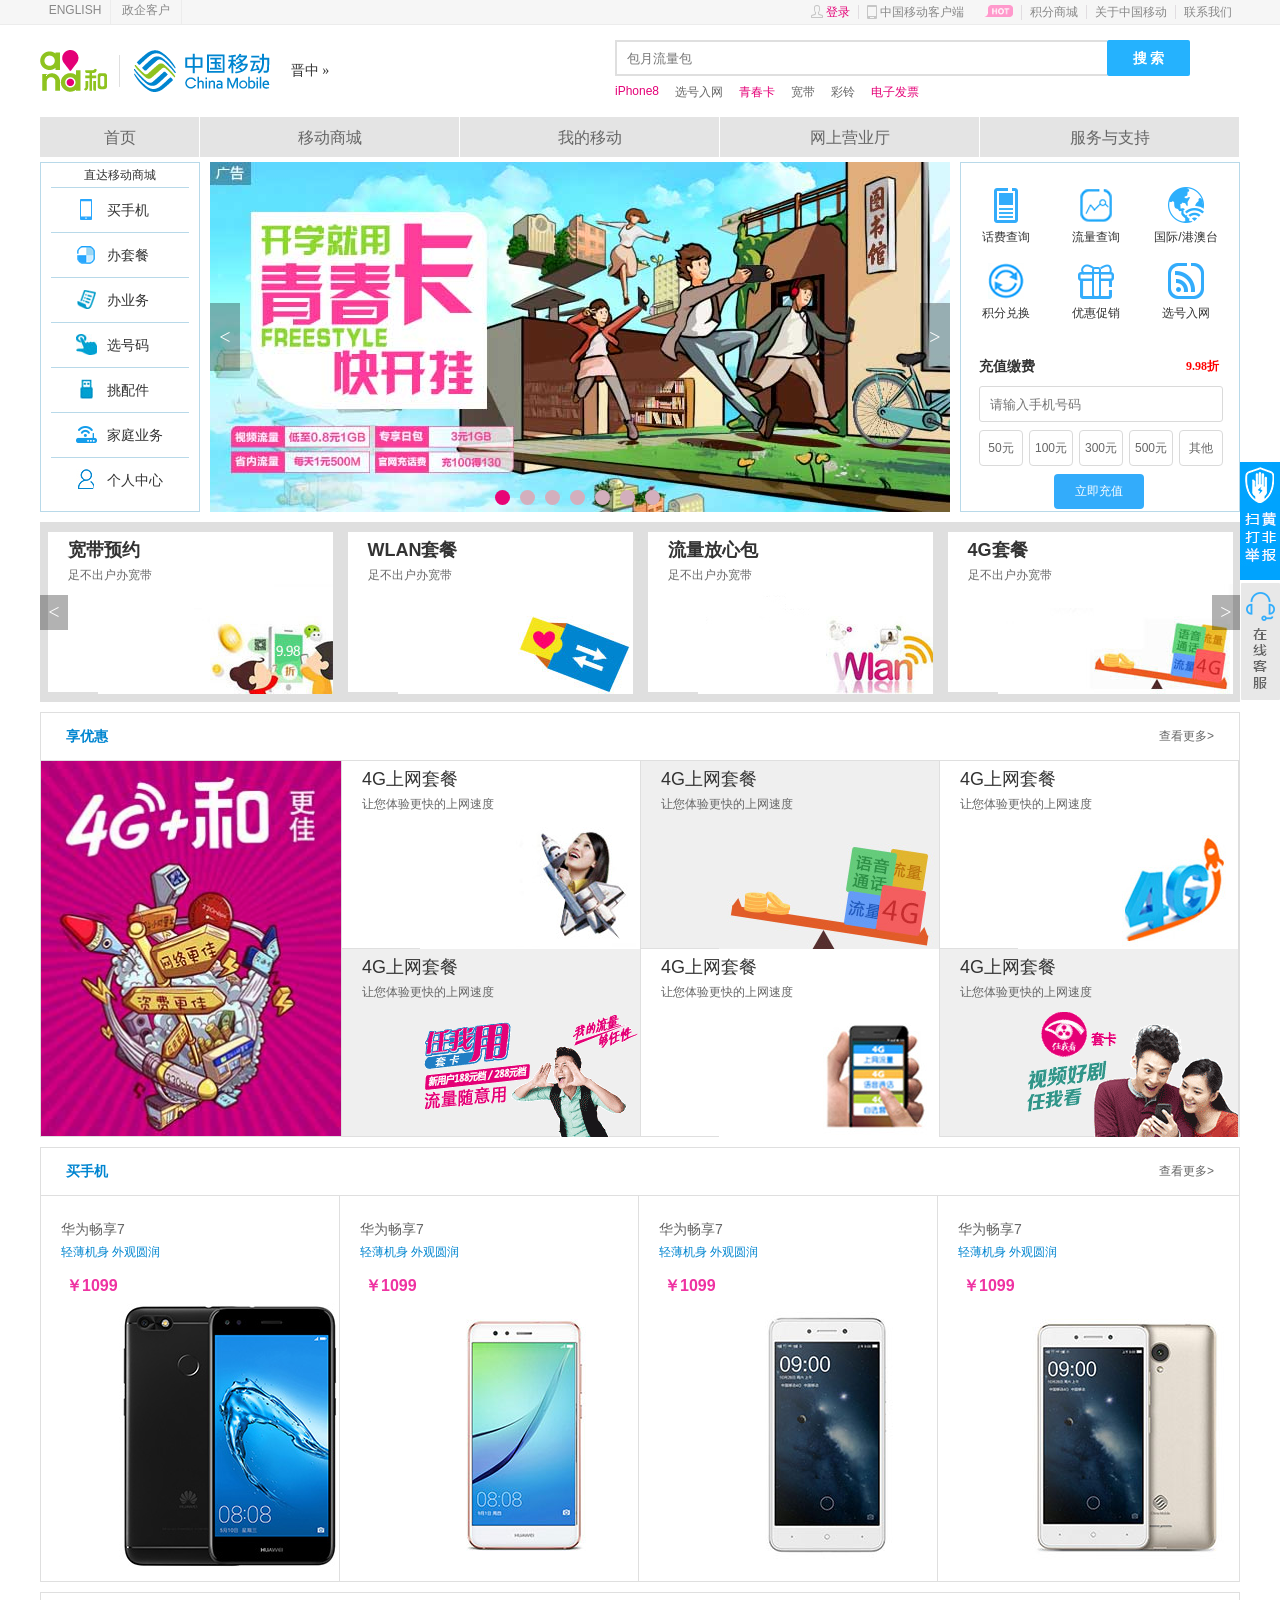
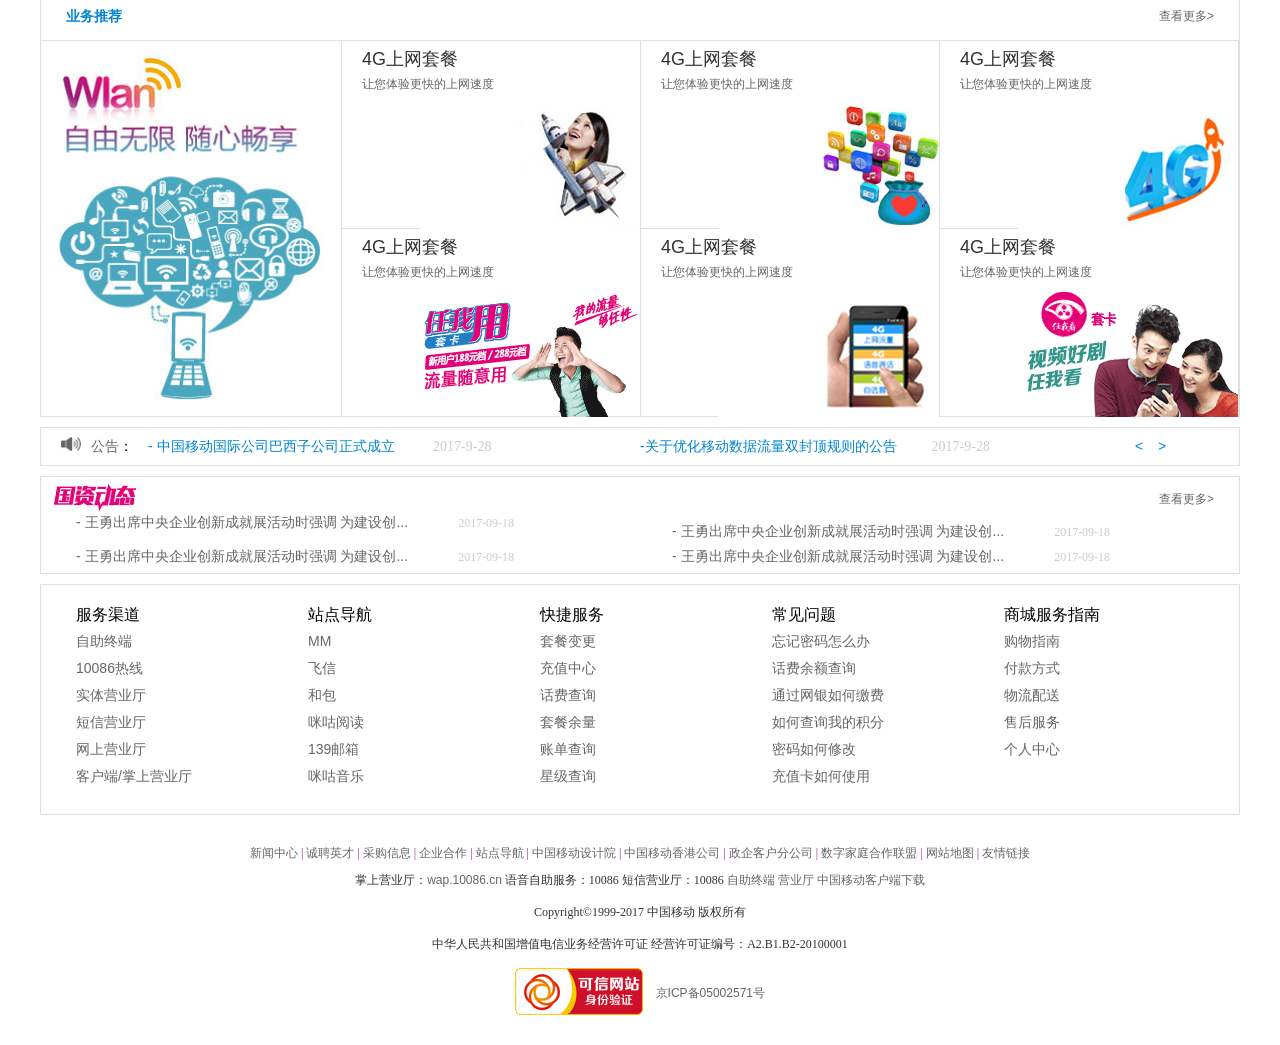
<file: 中国移动/index.html>
<!DOCTYPE html>
<html lang="en">
<head>
	<meta charset="UTF-8">
	<title>中国移动</title>
	<link rel="stylesheet" href="css/index.css">
	<link rel="shortcut icon" type="image/x-icon" href="img/favicon.ico" media="screen" />
</head>
<body>
<!-- ===========================头部开始========================= -->
<header class="toubu">
	<header class="toubu-box">
		<header class="toubu-boxz">
			<div class="zuo-hz"><a href="">ENGLISH</a></div>
			<div class="zuo-hz"><a href="">政企客户</a></div>
		</header>
		<ul class="toubu-boxy">
				<li><a href="">联系我们</a></li>
				<li><a href="">关于中国移动</a></li>
				<li><a href="">积分商城</a></li>
				<li><img src="img/dbnew.gif" alt=""></li>
				<li>
					<div class="tb-sjyd">
						<a href="">&nbsp;&nbsp;&nbsp;&nbsp;中国移动客户端</a>
						<img src="img/ydEWM.png" alt="" class="yd-ewm">
					</div>

				</li>
				<li><a href="">&nbsp;&nbsp;登录</a></li>
			</ul>
	</header>
</header>
<!-- ===========================头部结束========================= -->
<!-- ===========================搜索开始========================= -->
<div class="sousuo">
	<div class="sousuo-zuotu"><img src="img/logo.png" alt=""></div>
	<div class="sousuo-zuodz">晋中 &#187;</div>
	<div class="sousuo-youss">
		<div class="sousuo-kuan">
			<input class="sousuo-zuo" type="text" placeholder="包月流量包" title="关键字必须至少有一个汉字或英文字母">
			<a href="" class="sousuo-you"><b class="ss">搜 索</b></a>
		</div>
		<!-- 搜索下字 -->	
			<ul class="sousuo-button">
				<li><a href="">iPhone8</a></li>
				<li><a href="">选号入网</a></li>
				<li><a href="">青春卡</a></li>
				<li><a href="">宽带</a></li>
				<li><a href="">彩铃</a></li>
				<li><a href="">电子发票</a></li>
			</ul>
	</div>
</div>
<!-- ===========================搜索结束========================= -->
<!-- ===========================导航开始========================= -->
<nav class="daohang">
	<a href=""><div class="daohang-xbox1">首页</div></a>
	<a href=""><div class="daohang-xbox2">移动商城</div></a>
		<ul class="nav-xl">
			<li>买手机</li>
			<li>买手机</li>
			<li>买手机</li>
			<li>买手机</li>
			<li>立即充值</li>
			<li>个人中心</li>
			<li>合约中心</li>
		</ul>
	<a href=""><div class="daohang-xbox2">我的移动</div></a>
	<ul class="nav-xl">
			<li>办套餐</li>
			<li>办套餐</li>
			<li>办套餐</li>
			<li>办套餐</li>
			<li>立即充值</li>
			<li>个人中心</li>
			<li>合约中心</li>
		</ul>
	<a href=""><div class="daohang-xbox2">网上营业厅</div></a>
	<ul class="nav-xl">
			<li>办业务</li>
			<li>办业务</li>
			<li>办业务</li>
			<li>办业务</li>
			<li>立即充值</li>
			<li>个人中心</li>
			<li>合约中心</li>
		</ul>
	<a href=""><div class="daohang-xbox2">服务与支持</div></a>
		<ul class="nav-xl">
			<li>买手机</li>
			<li>买手机</li>
			<li>买手机</li>
			<li>买手机</li>
			<li>立即充值</li>
			<li>个人中心</li>
			<li>合约中心</li>
		</ul>
</nav>
<!-- ===========================导航结束========================= -->
<!-- ===========================banner开始========================= -->
<div class="banner">
	<ul class="banner-zuo">
		<h1><a href="">直达移动商城</a></h1>
		<li><img src="img/shopclass11.gif" alt=""><a href="">买手机</a></li>
		<li><img src="img/shopclass1.gif" alt=""><a href="">办套餐</a></li>
		<li><img src="img/shopclass2.gif" alt=""><a href="">办业务</a></li>
		<li><img src="img/xhm3.jpg" alt=""><a href="">选号码</a></li>
		<li><img src="img/shopclass4.gif" alt=""><a href="">挑配件</a></li>
		<li><img src="img/kdzq5.png" alt=""><a href="">家庭业务</a></li>
		<li><img src="img/grzx6.jpg" alt=""><a href="">个人中心</a></li>
	</ul>
	<ul class="banner-zhong">
		<li class="ban-zhong" style="left: 0"><a href=""><img src="img/banner.jpg" alt=""></a></li>
		<li class="ban-zhong"><a href=""><img src="img/banner1.jpg" alt=""></a></li>
		<li class="ban-zhong"><a href=""><img src="img/banner2.jpg" alt=""></a></li>
		<li class="ban-zhong"><a href=""><img src="img/banner3.jpg" alt=""></a></li>
		<li class="ban-zhong"><a href=""><img src="img/banner4.jpg" alt=""></a></li>
		<li class="ban-zhong"><a href=""><img src="img/banner5.jpg" alt=""></a></li>
		<li class="ban-zhong"><a href=""><img src="img/banner2.jpg" alt=""></a></li>
<!-- 左把手 -->
	<div class="banner-zbs">&lt;</div>
<!-- 右把手 -->
	<div class="banner-ybs">&gt;</div>
<!-- 点图 -->
		<div class="banner-dian">
			<li class="dian-dg" style="background: #e80375;"><a href=""></a></li>
			<li class="dian-dg"><a href=""></a></li>
			<li class="dian-dg"><a href=""></a></li>
			<li class="dian-dg"><a href=""></a></li>
			<li class="dian-dg"><a href=""></a></li>
			<li class="dian-dg"><a href=""></a></li>
			<li class="dian-dg"><a href=""></a></li>
		</div>
	</ul>
	<div class="banner-you">
		<ul class="banber-yous">
			<li><img src="img/hfcx.gif" alt=""><a href=""><br>话费查询</a></li>
			<li><img src="img/llcx.gif" alt=""><a href=""><br>流量查询</a></li>
			<li><img src="img/gjgat.png" alt=""><a href=""><br>国际/港澳台</a></li>
			<li><img src="img/jfdh.gif" alt=""><a href=""><br>积分兑换</a></li>
			<li><img src="img/yhcx.gif" alt=""><a href=""><br>优惠促销</a></li>
			<li><img src="img/xhrw.gif" alt=""><a href=""><br>选号入网</a></li>
		</ul>
		<div class="banber-youx">
			<div class="banner-yp">
				<a href="">充值缴费</a>
				<span>9.98折</span>
			</div>
			<div class="banner-ep">
				<input class="ep-sjhm" type="text" placeholder="请输入手机号码">
			</div>
			<div class="banner-sp">
				<a href=""><div class="sp-jine">50元</div></a>
				<a href=""><div class="sp-jine">100元</div></a>
				<a href=""><div class="sp-jine">300元</div></a>
				<a href=""><div class="sp-jine">500元</div></a>
				<a href=""><div class="sp-jine">其他</div></a>
			</div>
			<div class="banner-ip">
				<a href=""><div class="ip-hz">立即充值</div></a>
			</div>
		</div>
	</div>
</div>
<!-- ===========================banner结束========================= -->
<!-- ===========================滚动开始========================= -->
<div class="gundong">
	<div class="gundong-box">
		<div class="gundong-bbb">
			<a href=""><div class="gundong-xbox">
				<h1>宽带预约</h1>
				<h2>足不出户办宽带</h2>
				<img src="img/gd1.jpg" alt="">
			</div></a>
			<a href=""><div class="gundong-xbox">
				<h1>WLAN套餐</h1>
				<h2>足不出户办宽带</h2>
				<img src="img/gd2.jpg" alt="">
			</div></a>
			<a href=""><div class="gundong-xbox">
				<h1>流量放心包</h1>
				<h2>足不出户办宽带</h2>
				<img src="img/gd3.jpg" alt="">
			</div></a>
			<a href=""><div class="gundong-xbox">
				<h1>4G套餐</h1>
				<h2>足不出户办宽带</h2>
				<img src="img/gd4.jpg" alt="">
			</div></a>
			<a href=""><div class="gundong-xbox">
				<h1>宽带预约</h1>
				<h2>足不出户办宽带</h2>
				<img src="img/gd1.jpg" alt="">
			</div></a>
			<a href=""><div class="gundong-xbox">
				<h1>WLAN套餐</h1>
				<h2>足不出户办宽带</h2>
				<img src="img/gd2.jpg" alt="">
			</div></a>
			<a href=""><div class="gundong-xbox">
				<h1>流量放心包</h1>
				<h2>足不出户办宽带</h2>
				<img src="img/gd3.jpg" alt="">
			</div></a>
			<a href=""><div class="gundong-xbox">
				<h1>4G套餐</h1>
				<h2>足不出户办宽带</h2>
				<img src="img/gd4.jpg" alt="">
			</div></a>
		</div>
<!-- 左把手 -->
	<div class="gd-zbs">&lt;</div>
<!-- 右把手 -->
	<div class="gd-ybs">&gt;</div>
	</div>
</div>
<!-- ===========================滚动结束========================= -->
<!-- ===========================优惠开始========================= -->
<div class="youhui">
	<div class="youhui-bt">
		<h1>享优惠</h1>
		<a href="">查看更多&gt;</a>
	</div>
	<div class="youhui-nr">
		<div class="yhnr-zuo"><a href=""><img src="img/youhui1.jpg" alt=""></a></div>
		<div class="yhnr-you">
			<a href=""><div class="yhyou-xbox">
			<h1>4G上网套餐</h1>
			<h2>让您体验更快的上网速度</h2>
			<img src="img/yh1.jpg" alt="">
			</div></a>
			<a href=""><div class="yhyou-xbox">
				<h1>4G上网套餐</h1>
			<h2>让您体验更快的上网速度</h2>
			<img src="img/yh2.jpg" alt="">
			</div></a>
			<a href=""><div class="yhyou-xbox">
				<h1>4G上网套餐</h1>
			<h2>让您体验更快的上网速度</h2>
			<img src="img/yh3.jpg" alt="">
			</div></a>
			<a href=""><div class="yhyou-xbox">
				<h1>4G上网套餐</h1>
			<h2>让您体验更快的上网速度</h2>
			<img src="img/yh4.png" alt="">
			</div></a>
			<a href=""><div class="yhyou-xbox">
				<h1>4G上网套餐</h1>
			<h2>让您体验更快的上网速度</h2>
			<img src="img/yh5.jpg" alt="">
			</div></a>
			<a href=""><div class="yhyou-xbox">
				<h1>4G上网套餐</h1>
			<h2>让您体验更快的上网速度</h2>
			<img src="img/yh6.gif" alt="">
			</div></a>
		</div>
	</div>
</div>
<!-- ===========================优惠结束========================= -->
<!-- ===========================手机开始========================= -->
<div class="shouji">
	<div class="shouji-bt">
		<h1>买手机</h1>
		<a href="">查看更多&gt;</a>
	</div>
	<div class="shouji-nr">
		<a href=""><div class="sjnr-xbox">
			<h1>华为畅享7</h1>
			<h2>轻薄机身 外观圆润</h2>
			<h3>￥1099</h3>
			<img src="img/sj4.jpg" alt="">
		</div></a>
		<a href=""><div class="sjnr-xbox">
			<h1>华为畅享7</h1>
			<h2>轻薄机身 外观圆润</h2>
			<h3>￥1099</h3>
			<img src="img/sj3.jpg" alt="">
		</div></a>
		<a href=""><div class="sjnr-xbox">
			<h1>华为畅享7</h1>
			<h2>轻薄机身 外观圆润</h2>
			<h3>￥1099</h3>
			<img src="img/sj2.jpg" alt="">
		</div></a>
		<a href=""><div class="sjnr-xbox">
			<h1>华为畅享7</h1>
			<h2>轻薄机身 外观圆润</h2>
			<h3>￥1099</h3>
			<img src="img/sj1.jpg" alt="">
		</div></a>
		
		</div>
	</div>
</div>
<!-- ===========================手机结束========================= -->
<!-- ===========================业务开始========================= -->
<div class="yewu">
	<div class="yewu-bt">
		<h1>业务推荐</h1>
		<a href="">查看更多&gt;</a>
	</div>
	<div class="yewu-nr">
		<div class="ywnr-zuo"><a href=""><img src="img/ywtj.jpg" alt=""></a></div>
		<div class="ywnr-you">
			<a href=""><div class="ywyou-xbox">
			<h1>4G上网套餐</h1>
			<h2>让您体验更快的上网速度</h2>
			<img src="img/yh1.jpg" alt="">
			</div></a>
			<a href=""><div class="ywyou-xbox">
				<h1>4G上网套餐</h1>
			<h2>让您体验更快的上网速度</h2>
			<img src="img/yw.jpg" alt="">
			</div></a>
			<a href=""><div class="ywyou-xbox">
				<h1>4G上网套餐</h1>
			<h2>让您体验更快的上网速度</h2>
			<img src="img/yh3.jpg" alt="">
			</div></a>
			<a href=""><div class="ywyou-xbox">
				<h1>4G上网套餐</h1>
			<h2>让您体验更快的上网速度</h2>
			<img src="img/yh4.png" alt="">
			</div></a>
			<a href=""><div class="ywyou-xbox">
				<h1>4G上网套餐</h1>
			<h2>让您体验更快的上网速度</h2>
			<img src="img/yh5.jpg" alt="">
			</div></a>
			<a href=""><div class="ywyou-xbox">
				<h1>4G上网套餐</h1>
			<h2>让您体验更快的上网速度</h2>
			<img src="img/yh6.gif" alt="">
			</div></a>
		</div>
	</div>
</div>
<!-- ===========================业务结束========================= -->
<!-- ===========================公告开始========================= -->
<div class="gonggao">
	<div class="gonggao-box">
		<img src="img/gglb.gif" alt=""><a class="gg-wz1" href="">公告</a>：<a class="gg-wz2" href="">- 中国移动国际公司巴西子公司正式成立</a> <span>2017-9-28</span>	<a class="gg-wz2" href="">-关于优化移动数据流量双封顶规则的公告</a><span>2017-9-28</span><a href="" class="gg-wz2">&lt;</a><a href="" class="gg-wz2">&gt;</a>
</div>
<!-- ===========================公告结束========================= -->
<!-- ===========================动态开始========================= -->
<div class="dongtai">
	<div class="dongtai-box">
	<div class="dongtai-xbox">
		<img src="img/gzdt.jpg" alt="">
		<a href="">查看更多&gt;</a><br>
	</div><br>
	<ul class="gg-nr">
		<li><a href="">- 王勇出席中央企业创新成就展活动时强调 为建设创...</a><span>2017-09-18</span></li>
		<li><a href="">- 王勇出席中央企业创新成就展活动时强调 为建设创...</a><span>2017-09-18</span></li>
		<li><a href="">- 王勇出席中央企业创新成就展活动时强调 为建设创...</a><span>2017-09-18</span></li>
		<li><a href="">- 王勇出席中央企业创新成就展活动时强调 为建设创...</a><span>2017-09-18</span></li>
	</ul>
	</div>
</div>
<!-- ===========================动态结束========================= -->
<!-- ===========================辅助导航开始========================= -->
<div class="fuzhu">
	<div class="fuzhu-box">
		<ul class="fuzhu-nr">
			<li>
				<dt>服务渠道</dt>
				<dd><a href="">自助终端</a></dd>
				<dd><a href="">10086热线</a></dd>
				<dd><a href="">实体营业厅</a></dd>
				<dd><a href="">短信营业厅</a></dd>
				<dd><a href="">网上营业厅</a></dd>
				<dd><a href="">客户端/掌上营业厅</a></dd>
			</li>
			<li>
				<dt>站点导航</dt>
				<dd><a href="">MM</a></dd>
				<dd><a href="">飞信</a></dd>
				<dd><a href="">和包</a></dd>
				<dd><a href="">咪咕阅读</a></dd>
				<dd><a href="">139邮箱</a></dd>
				<dd><a href="">咪咕音乐</a></dd>
			</li>
			<li>
				<dt>快捷服务</dt>
				<dd><a href="">套餐变更</a></dd>
				<dd><a href="">充值中心</a></dd>
				<dd><a href="">话费查询</a></dd>
				<dd><a href="">套餐余量</a></dd>
				<dd><a href="">账单查询</a></dd>
				<dd><a href="">星级查询</a></dd>
			</li>
			<li>
				<dt>常见问题</dt>
				<dd><a href="">忘记密码怎么办</a></dd>
				<dd><a href="">话费余额查询</a></dd>
				<dd><a href="">通过网银如何缴费</a></dd>
				<dd><a href="">如何查询我的积分</a></dd>
				<dd><a href="">密码如何修改</a></dd>
				<dd><a href="">充值卡如何使用</a></dd>
			</li>
			<li>
				<dt>商城服务指南</dt>
				<dd><a href="">购物指南</a></dd>
				<dd><a href="">付款方式</a></dd>
				<dd><a href="">物流配送</a></dd>
				<dd><a href="">售后服务</a></dd>
				<dd><a href="">个人中心</a></dd>
			</li>
		</ul>
	</div>
</div>
<!-- ===========================辅助导航结束========================= -->
<!-- ===========================底部开始========================= -->
<footer class="dibu">
	<p class="db-yipai"><a href="">新闻中心</a> | <a href="">诚聘英才</a> | <a href="">采购信息</a> | <a href="">企业合作</a> | <a href="">站点导航</a> | <a href="">中国移动设计院</a> | <a href="">中国移动香港公司</a> | <a href="">政企客户分公司</a> | <a href="">数字家庭合作联盟</a> | <a href="">网站地图</a> | <a href="">友情链接</a></p>
	<p class="db-erpai"> 掌上营业厅：<a href="">wap.10086.cn</a> 语音自助服务：10086 短信营业厅：10086 <a href="">自助终端</a> <a href="">营业厅</a> <a href="">中国移动客户端下载</a></p>
	<p class="db-sspai">Copyright©1999-2017  中国移动  版权所有</p>
	<p class="db-sspai">中华人民共和国增值电信业务经营许可证  经营许可证编号：A2.B1.B2-20100001</p>
	<div class="kxwz">
		<img src="img/kxwz.png" alt=""><a href="">京ICP备05002571号</a>
	</div>

</footer>
<!-- 扫黄打非 -->
<img class="shdf" src="img/shdf.jpg" alt="">
<!-- 在线客服 -->
<a href="../个人主页/index.html#mao3"><img class="zxkf" src="img/zxkf.gif" alt=""></a>
</div>
</body>
</html>
<script src="js/index.js"></script>
<script src="js/animate.js"></script>
</file>
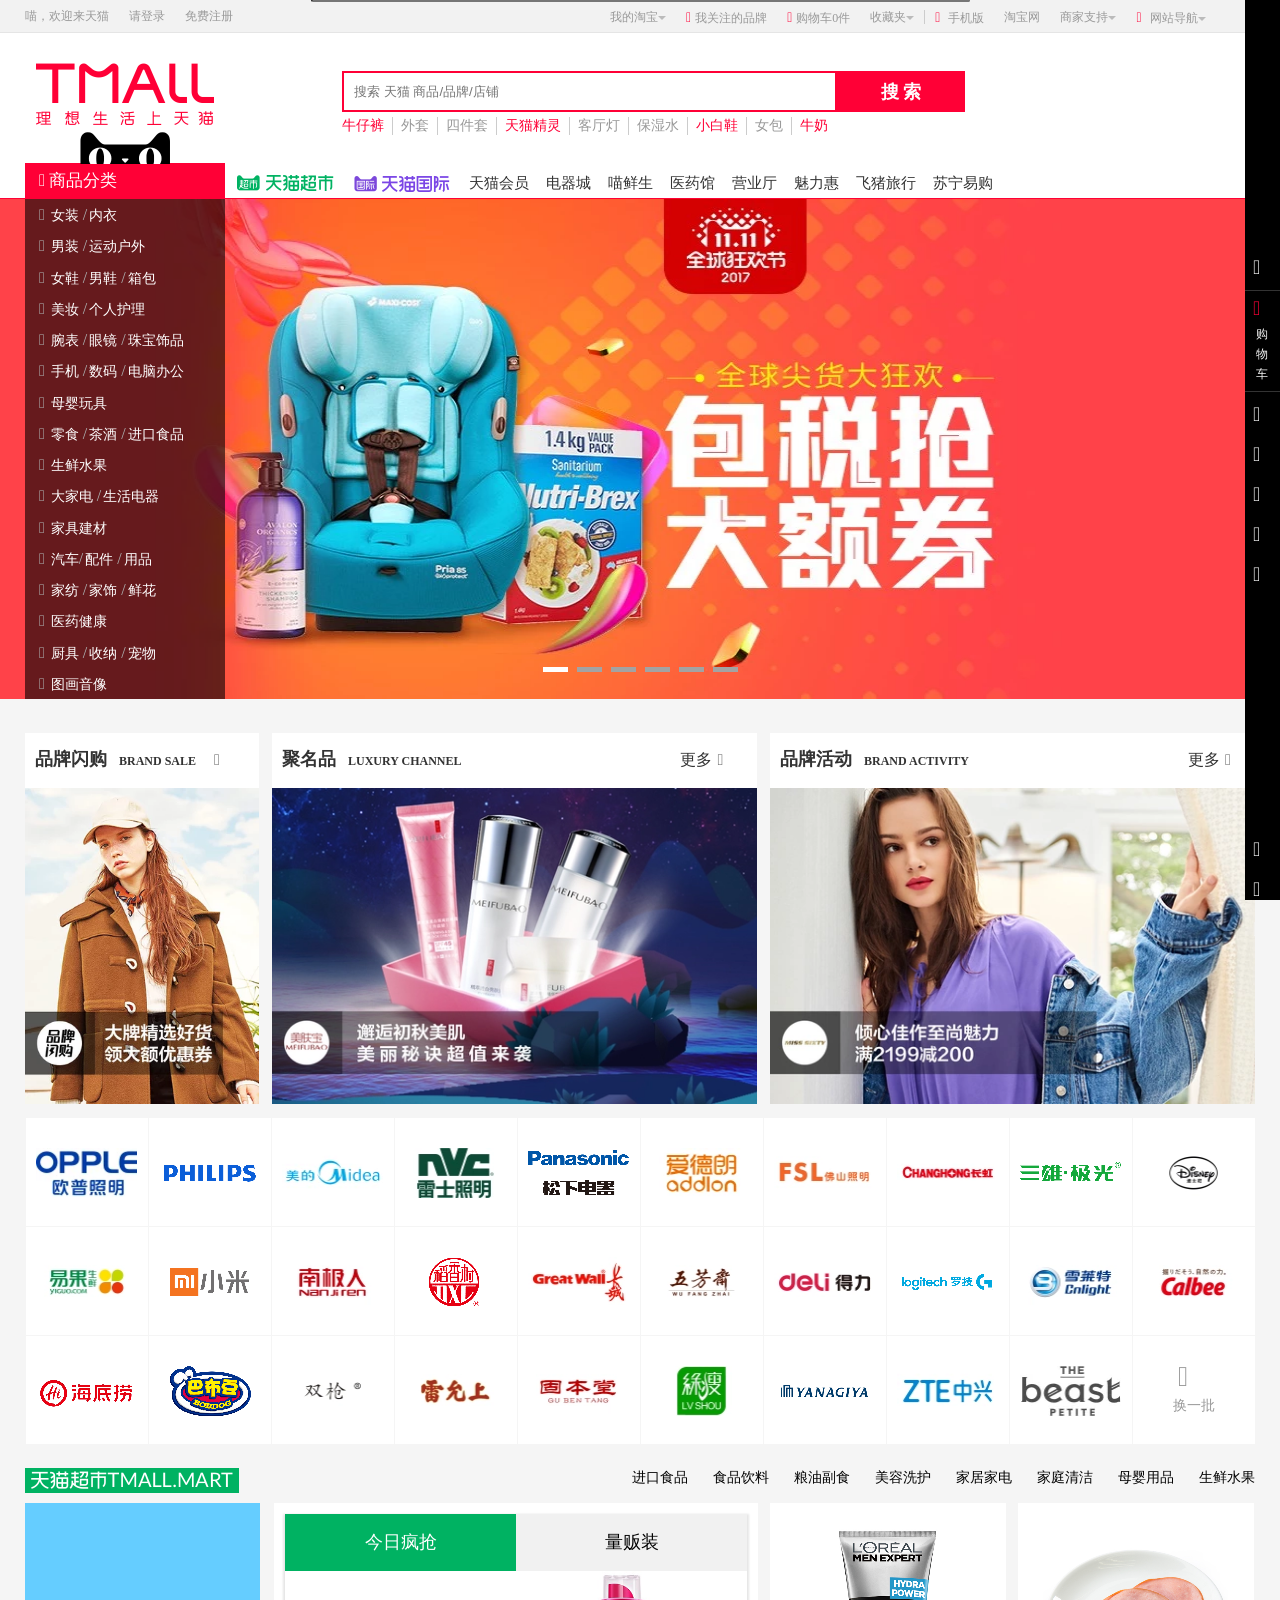
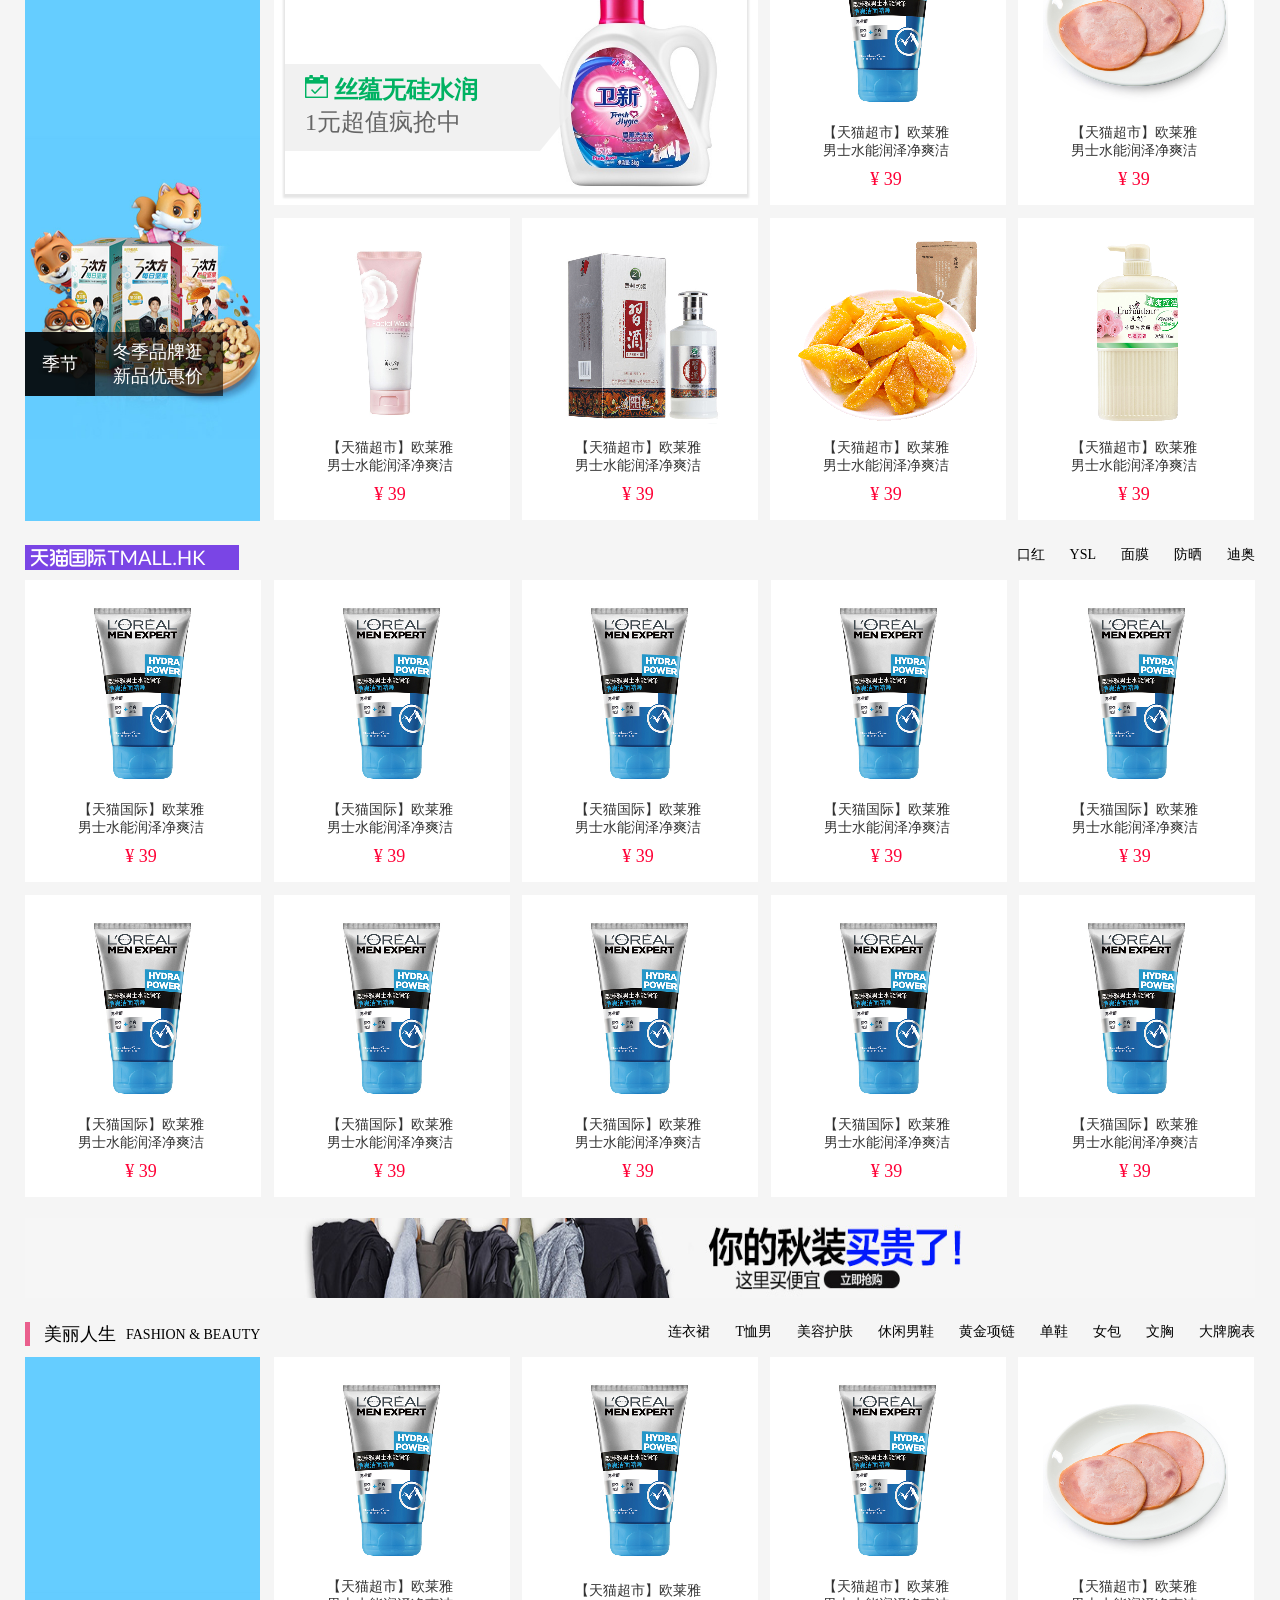
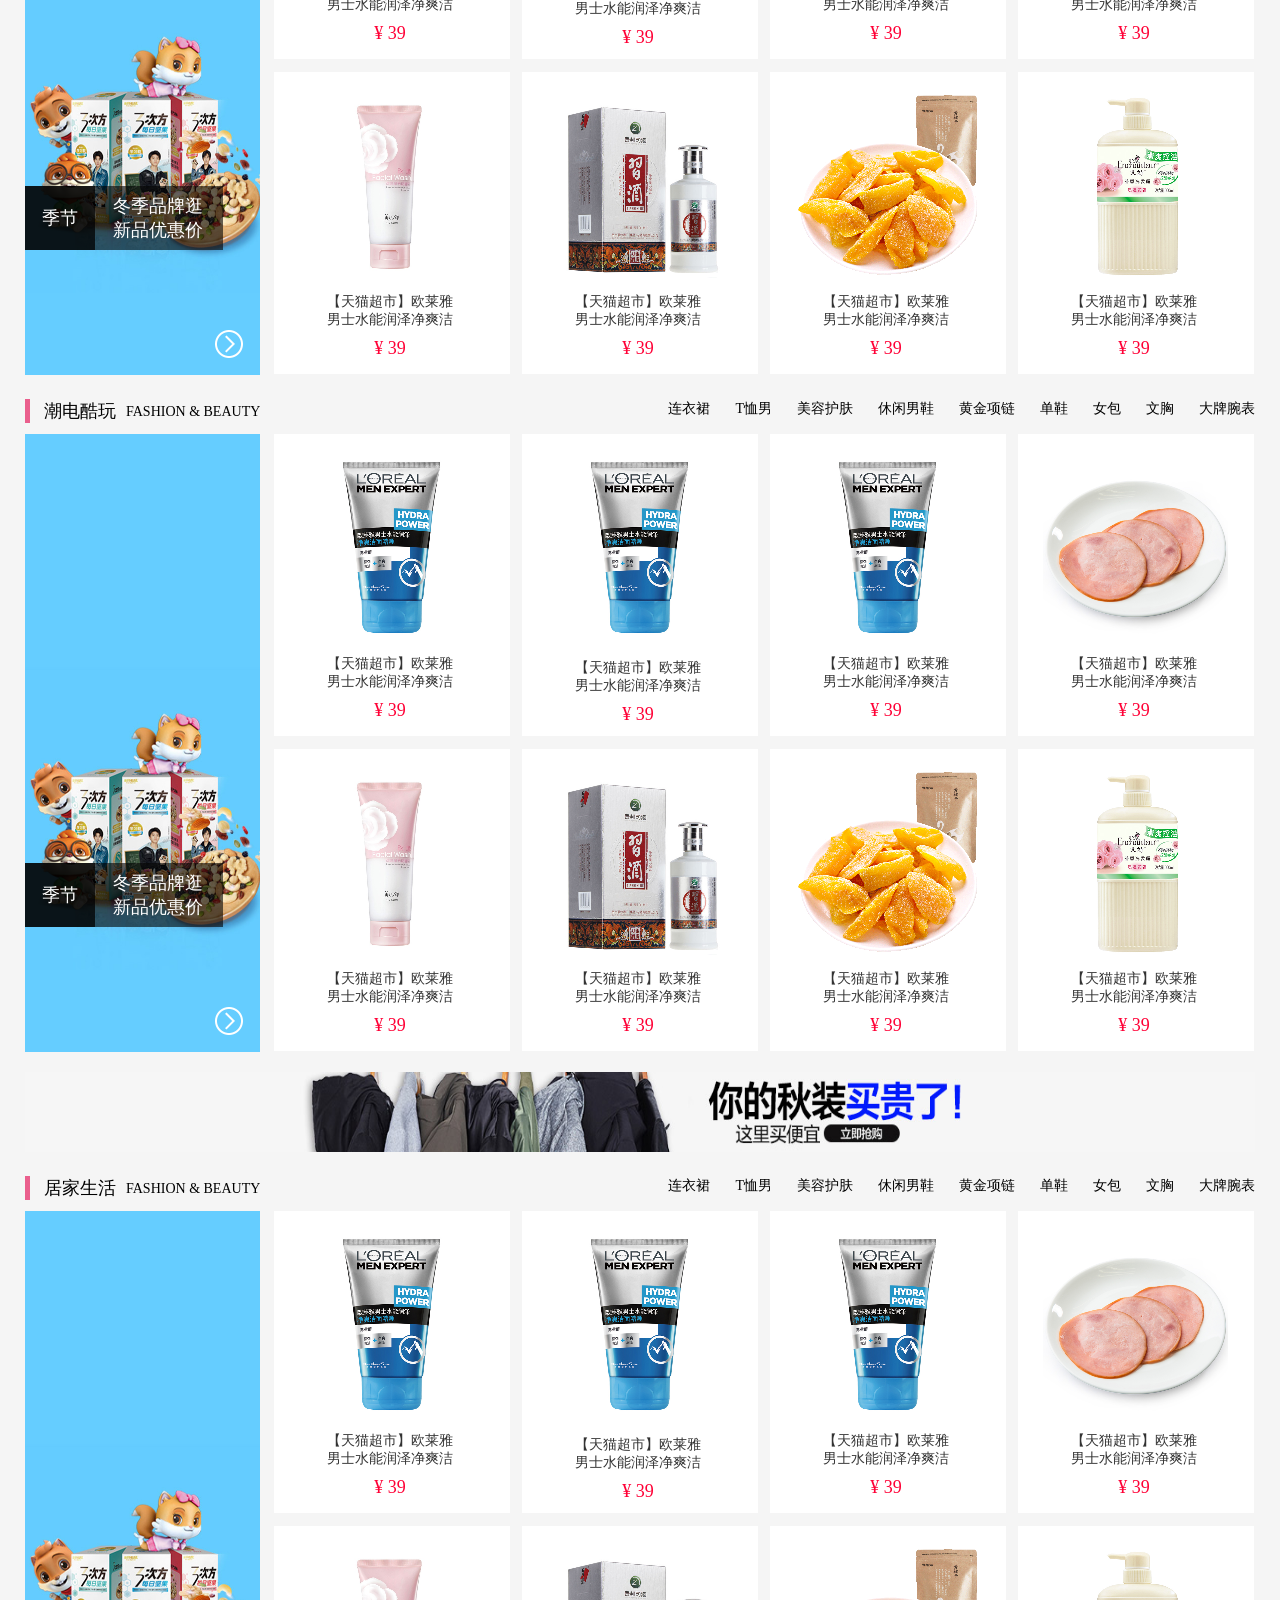
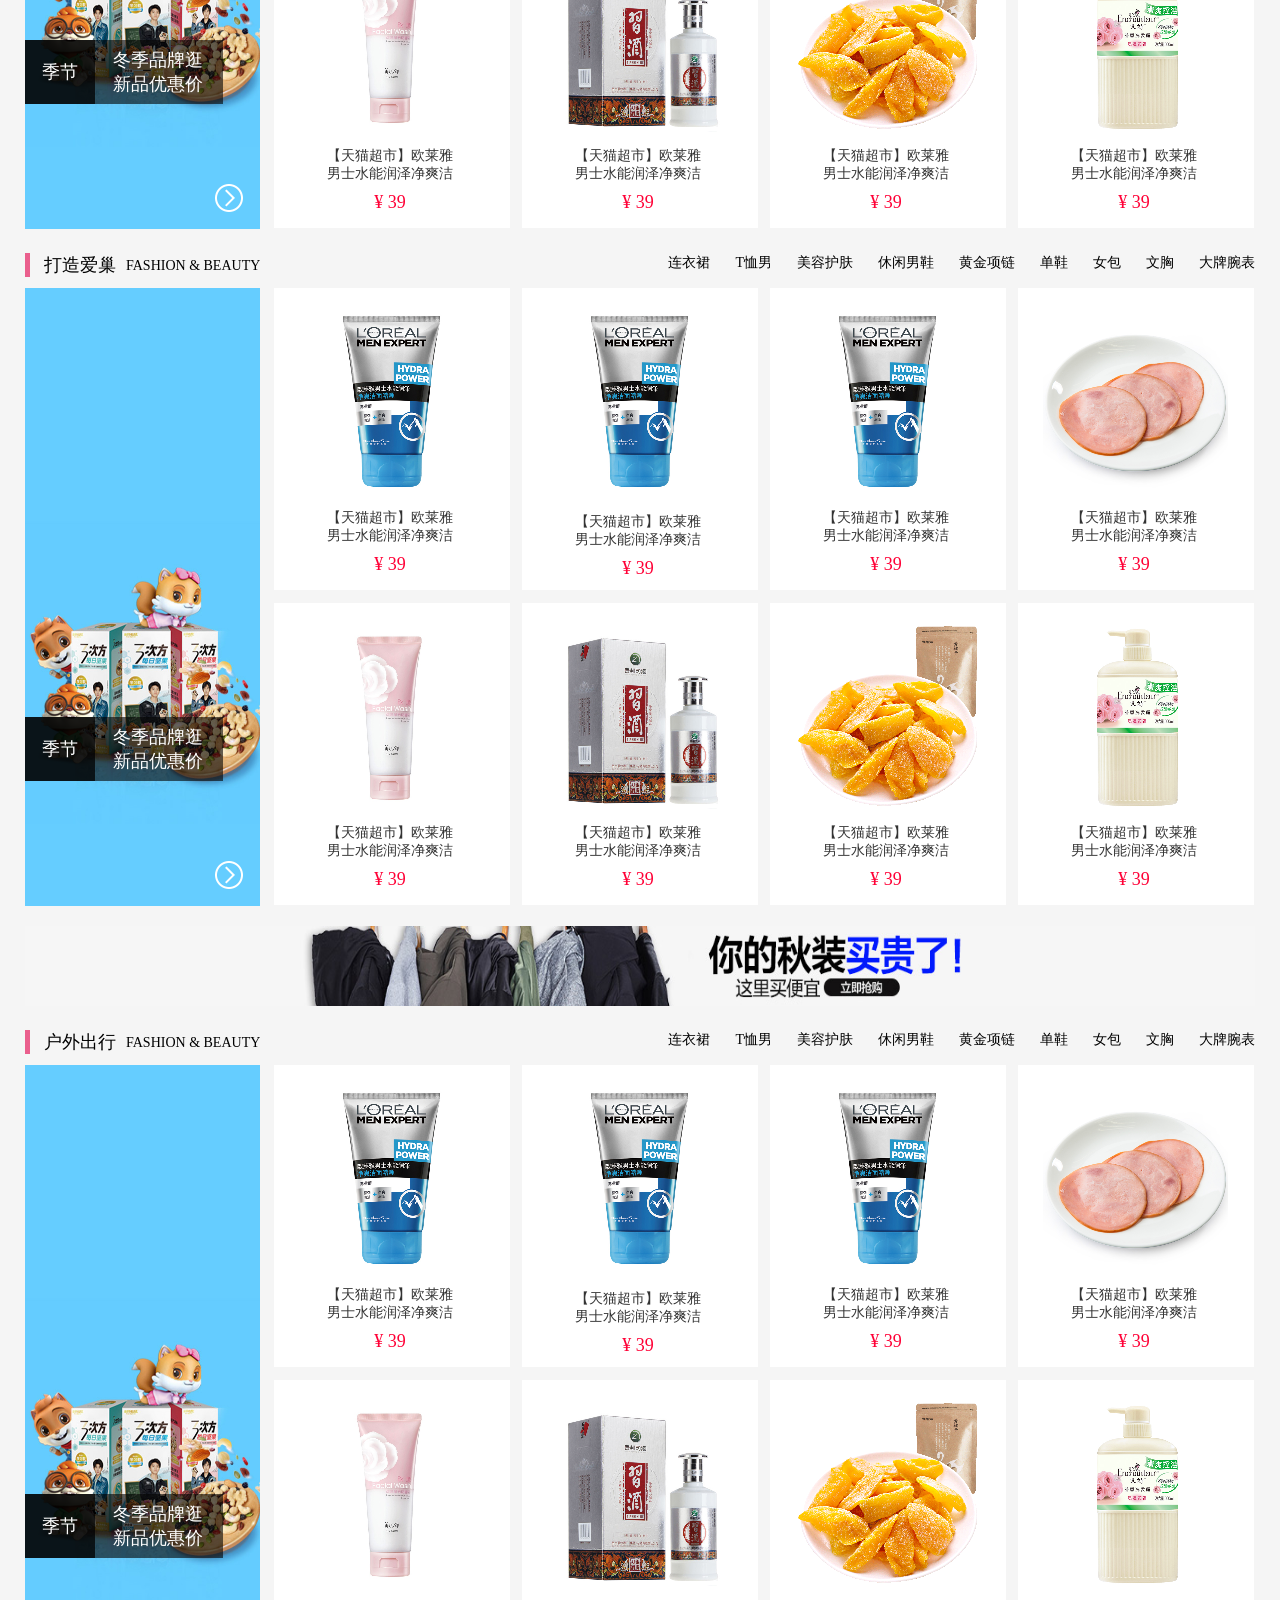
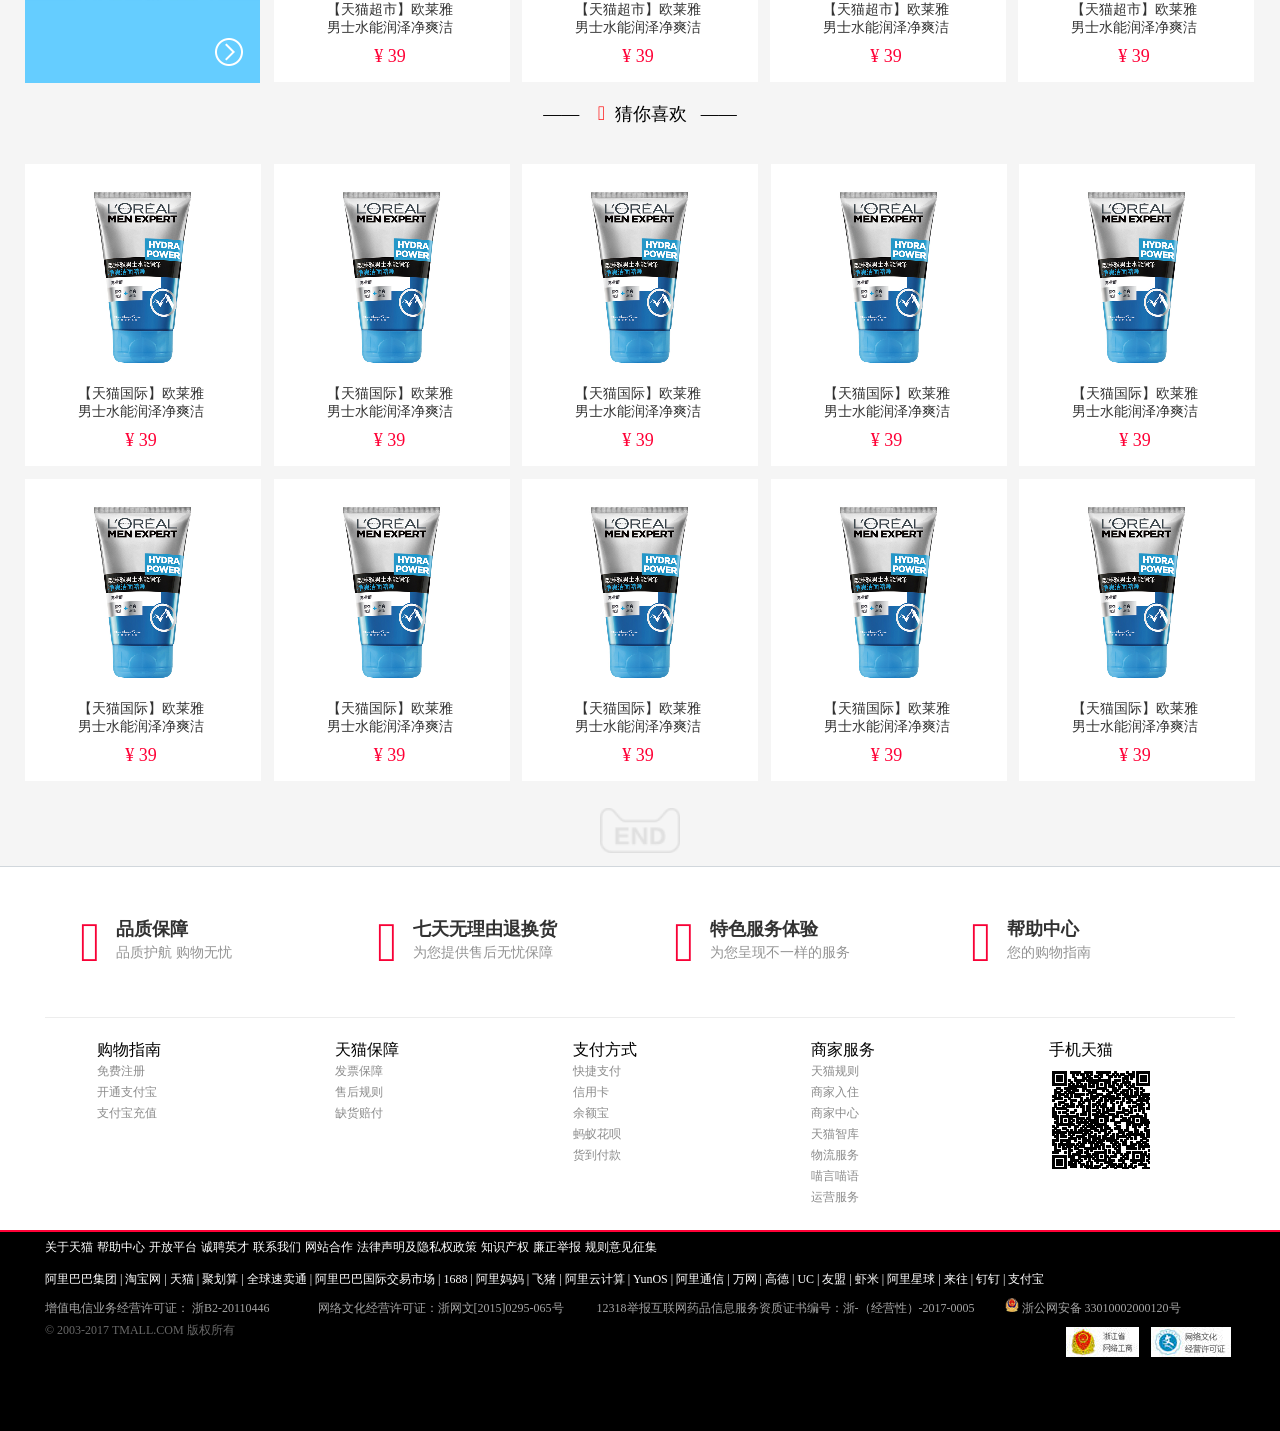
<file: 天猫网站/index.html>
<!DOCTYPE html>
<html lang="en">
<head>
	<meta charset="UTF-8">
	<title>天猫商城</title>
	<link rel="stylesheet" href="css/index.css">
	<link rel="shortcut icon" type="image/x-icon" href="img/tmlogo.ico" media="screen" />
    <script src="jquery-3.2.1.js"></script>
    <script src="animate.js"></script>
</head>
<body>
<!-- ==============================页面顶部开始========================== -->
<a name="ding"></a>
<div class="dingbu">
	<div class="header-top">
		<ul class="headtop-zuo">
			<li>喵，欢迎来天猫</li>
			<li><a href="">请登录</a></li>
			<li><a href="">免费注册</a></li>
		</ul>
		<ul class="headtop-you">
			<li>
				<a href="">我的淘宝 </a>
				<ul id="wdtb">
					<a href="">已买到的宝贝</a>
					<a href="">已卖出的宝贝</a>
				</ul>
				<b class="sj"></b>
			</li>
			<li><i class="iconfont">&#xe636;</i><a href="">我关注的品牌</a></li>
			<li><i class="iconfont">&#xe600;</i><a href="">购物车0件</a></li>
			<li>
				<a href="">收藏夹 </a>
				<ul id="wdsc">
					<a href="">收藏的宝贝</a>
					<a href="">收藏的店铺</a>
				</ul>
				<b class="sj"></b>
			</li>
			<li>
				<i class="iconfont">&#xe61c;</i>
				<a href="">手机版</a>
				<img src="img/swx.png" alt="" id="swx">
			</li>
			<li><a href="">淘宝网</a></li>
			<li>
				<a href="">商家支持 </a>
				<ul id="sjzc">
					<div class="sjzc-t">
						<h5>商家：</h5>
						<a href="">商家中心</a>
						<a href="">天猫规则</a>
						<a href="">商家入驻</a>
						<a href="">运营服务</a>
						<a href="">商家品控</a>
						<a href="">商家工具</a>
						<a href="">天猫智库</a>
						<a href="">喵言喵语</a>
					</div>
					<div class="sjzc-t">
						<h5>帮助：</h5>
						<a href="">帮助中心</a>
						<a href="">问商友</a>
					</div>
				</ul>
				<b class="sj"></b>
			</li>
			<li>
				<i class="iconfont">&#xe631;</i>
				<a href="">网站导航</a>
				<ul id="wzdh">
					<div class="wzdh-box1">
						<p>热点推荐 Hot</p>
						<a href="">天猫超市</a>
						<a href="">喵鲜生</a>
						<a href="">科技新品</a>
						<a href="">女装新品</a>
						<a href="">酷玩街</a>
						<a href="">内衣新品</a>
						<a href="">试美妆</a>
						<a href="">运动新品</a>
						<a href="">时尚先生</a>
					</div>
					<div class="wzdh-box2">
						<p>行业市场 Market</p>
						<a href="">美妆</a>
						<a href="">电器</a>
						<a href="">女装</a>
						<a href="">男装</a>
						<a href="">女鞋</a>
						<a href="">男鞋</a>
						<a href="">内衣</a>
						<a href="">箱包</a>
						<a href="">运动</a>
						<a href="">母婴</a>
						<a href="">家装</a>
						<a href="">医药</a>
					</div>
					<div class="wzdh-box3">
						<p>品牌风尚 Brand</p>
						<a href="">尚天猫</a>
						<a href="">大牌街</a>
						<a href="">潮牌街</a>
						<a href="">天猫原创</a>
						<a href="">潮牌街</a>
						<a href="">天猫原创</a>
						<a href="">什么牌子好</a>
					</div>
					<div class="wzdh-box4">
						<p>服务指南 Help</p>
						<a href="">帮助中心</a>
						<a href="">品质保障</a>
						<a href="">特色服务</a>
					</div>
				</ul>
				<b class="sj"></b>
			</li>
		</ul>
	</div>
</div>
<!-- 搜索开始 -->
<div class="sousuo">
	<header>
		<div class="logo"><img src="img/logo.png" alt=""></div>
		<div class="sousuo-box">
			<input class="sousuo-zuo" type="text" placeholder="搜索 天猫 商品/品牌/店铺" title="请输入搜索文字">
			<a href="" class="sousuo-you"><b class="ss">搜 索</b></a>
		</div>
		<!-- 搜索下字 -->	
			<ul class="sousuo-button">
				<li><a href="">牛仔裤</a></li>
				<li><a href="">外套</a></li>
				<li><a href="">四件套</a></li>
				<li><a href="">天猫精灵</a></li>
				<li><a href="">客厅灯</a></li>
				<li><a href="">保湿水</a></li>
				<li><a href="">小白鞋</a></li>
				<li><a href="">女包</a></li>
				<li><a href="">牛奶</a></li>
			</ul>
	</header>
</div>
<!-- 搜索结束 -->
<!-- 上导航开始 <-->
<div class="topdaohang">
	<nav>
		<div class="nav-fenlei">
			<i class="iconfont">&#xe631;  商品分类</i>
		</div>
		<!-- 导航文字 -->
		<ul class="nav-wenzi">
			<li><a href=""><img src="img/tmcs.png" alt="" class="navtu"></a></li>
			<li><a href=""><img src="img/tmgj.png" alt="" class="navtu"></a></li>
			<li><a href="">天猫会员</a></li>
			<li><a href="">电器城</a></li>
			<li><a href="">喵鲜生</a></li>
			<li><a href="">医药馆</a></li>
			<li><a href="">营业厅</a></li>
			<li><a href="">魅力惠</a></li>
			<li><a href="">飞猪旅行</a></li>
			<li><a href="">苏宁易购</a></li>
			
		</ul>
	</nav>
</div>

<!-- 上导航结束 -->
<!-- ==============================页面顶部结束========================== -->
<div class="abb">
<!-- ==============================banner图开始========================== -->
<div class="bannerbj">
<!-- banner图片 -->
	<div class="banner-box">
		<ul class="banner">
		<li><a href=""><img src="img/banner/banner1.jpg" alt=""></a></li>
		<li><a href=""><img src="img/banner/banner2.jpg" alt=""></a></li>
		<li><a href=""><img src="img/banner/TB2G_CSX3vD8KJjy0FlXXagBFXa_!!7-0-luban.jpg_q100.jpg_.webp" alt=""></a></li>
		<li><a href=""><img src="img/banner/TB2MC6jX3fH8KJjy1zcXXcTzpXa_!!75-0-luban.jpg_q100.jpg_.webp" alt=""></a></li>
		<li><a href=""><img src="img/banner/TB2MKA_XmYH8KJjSspdXXcRgVXa_!!101-0-luban.jpg_q100.jpg_.webp" alt=""></a></li>
		<li><a href=""><img src="img/banner/TB2wesAbznD8KJjSspbXXbbEXXa_!!58-0-luban.jpg_q100.jpg_.webp" alt=""></a></li>
		</ul>
<!-- 侧导航 -->
		<ul class="aside">
			<li>
			<i class="iconfont">&#xe604;  <a href="">女装</a> /<a href="">内衣</a></i></li>
			<li>
			<i class="iconfont">&#xe601;  <a href="">男装</a> /<a href="">运动户外</a></i></li>
			<li><i class="iconfont">&#xe680;  <a href="">女鞋</a> /<a href="">男鞋</a> /<a href="">箱包</a></i></li>
			<li><i class="iconfont">&#xe617;  <a href="">美妆</a> /<a href="">个人护理</a></i></li>
			<li><i class="iconfont">&#xe606;  <a href="">腕表</a> /<a href="">眼镜</a> /<a href="">珠宝饰品</a></i></li>
			<li><i class="iconfont">&#xe613;  <a href="">手机</a> /<a href="">数码</a> /<a href="">电脑办公</a></i></li>
			<li><i class="iconfont">&#xe611;  <a href="">母婴玩具</a></i></li>
			<li><i class="iconfont">&#xe605;  <a href="">零食</a> /<a href="">茶酒</a> /<a href="">进口食品</a></i></li>
			<li><i class="iconfont">&#xe633;  <a href="">生鲜水果</a></i></li>
			<li><i class="iconfont">&#xe618;  <a href="">大家电</a> /<a href="">生活电器</a></i></li>
			<li><i class="iconfont">&#xe616;  <a href="">家具建材</a></i></li>
			<li><i class="iconfont">&#xe60e;  <a href="">汽车</a>/<a href="">配件</a> /<a href="">用品</a></i></li>
			<li><i class="iconfont">&#xe71c;  <a href="">家纺</a> /<a href="">家饰</a> /<a href="">鲜花</a></i></li>
			<li><i class="iconfont">&#xe639;  <a href="">医药健康</a></i></li>
			<li><i class="iconfont">&#xe60a;  <a href="">厨具</a> /<a href="">收纳</a> /<a href="">宠物</a></i></li>
			<li><i class="iconfont">&#xe634;  <a href="">图画音像</a></i></li>
		</ul>
		<div class="lanmu">
			<ul class="lm-zzz">
				<li>
					<div class="lmz-zzz"><b>当季流行</b> &gt;</div>
					<div class="lmz-yyy">
						<p><span>双11女装主会场 </span>&nbsp;&nbsp;<span>冬季新品</span> &nbsp;&nbsp;商场同款 &nbsp;&nbsp;<span>毛呢大衣</span> &nbsp;&nbsp;毛针织衫 &nbsp;&nbsp;裤子 &nbsp;&nbsp;气质连衣裙&nbsp;&nbsp; <span>双11内衣会场&nbsp;&nbsp; </span>无痕文胸&nbsp;&nbsp; 运动文胸&nbsp;&nbsp; <span>潮流家居服&nbsp;&nbsp;</span> 百搭船袜</p>
					</div>
				</li>
				<li>
					<div class="lmz-zzz"><b>当季流行</b> &gt;</div>
					<div class="lmz-yyy">
						<p><span>双11女装主会场 </span>&nbsp;&nbsp;<span>冬季新品</span> &nbsp;&nbsp;商场同款 &nbsp;&nbsp;<span>毛呢大衣</span> &nbsp;&nbsp;毛针织衫 &nbsp;&nbsp;裤子 &nbsp;&nbsp;气质连衣裙&nbsp;&nbsp; <span>双11内衣会场&nbsp;&nbsp; </span>无痕文胸&nbsp;&nbsp; 运动文胸&nbsp;&nbsp; <span>潮流家居服&nbsp;&nbsp;</span> 百搭船袜</p>
					</div>
				</li>
				<li>
					<div class="lmz-zzz"><b>当季流行</b> &gt;</div>
					<div class="lmz-yyy">
						<p><span>双11女装主会场 </span>&nbsp;&nbsp;<span>冬季新品</span> &nbsp;&nbsp;商场同款 &nbsp;&nbsp;<span>毛呢大衣</span> &nbsp;&nbsp;毛针织衫 &nbsp;&nbsp;裤子 &nbsp;&nbsp;气质连衣裙&nbsp;&nbsp; <span>双11内衣会场&nbsp;&nbsp; </span>无痕文胸&nbsp;&nbsp; 运动文胸&nbsp;&nbsp; <span>潮流家居服&nbsp;&nbsp;</span> 百搭船袜</p>
					</div>
				</li>
				<li>
					<div class="lmz-zzz"><b>当季流行</b> &gt;</div>
					<div class="lmz-yyy">
						<p><span>双11女装主会场 </span>&nbsp;&nbsp;<span>冬季新品</span> &nbsp;&nbsp;商场同款 &nbsp;&nbsp;<span>毛呢大衣</span> &nbsp;&nbsp;毛针织衫 &nbsp;&nbsp;裤子 &nbsp;&nbsp;气质连衣裙&nbsp;&nbsp; <span>双11内衣会场&nbsp;&nbsp; </span>无痕文胸&nbsp;&nbsp; 运动文胸&nbsp;&nbsp; <span>潮流家居服&nbsp;&nbsp;</span> 百搭船袜</p>
					</div>
				</li>
				<li>
					<div class="lmz-zzz"><b>当季流行</b> &gt;</div>
					<div class="lmz-yyy">
						<p><span>双11女装主会场 </span>&nbsp;&nbsp;<span>冬季新品</span> &nbsp;&nbsp;商场同款 &nbsp;&nbsp;<span>毛呢大衣</span> &nbsp;&nbsp;毛针织衫 &nbsp;&nbsp;裤子 &nbsp;&nbsp;气质连衣裙&nbsp;&nbsp; <span>双11内衣会场&nbsp;&nbsp; </span>无痕文胸&nbsp;&nbsp; 运动文胸&nbsp;&nbsp; <span>潮流家居服&nbsp;&nbsp;</span> 百搭船袜</p>
					</div>
				</li>
				<li>
					<div class="lmz-zzz"><b>当季流行</b> &gt;</div>
					<div class="lmz-yyy">
						<p><span>双11女装主会场 </span>&nbsp;&nbsp;<span>冬季新品</span> &nbsp;&nbsp;商场同款 &nbsp;&nbsp;<span>毛呢大衣</span> &nbsp;&nbsp;毛针织衫 &nbsp;&nbsp;裤子 &nbsp;&nbsp;气质连衣裙&nbsp;&nbsp; <span>双11内衣会场&nbsp;&nbsp; </span>无痕文胸&nbsp;&nbsp; 运动文胸&nbsp;&nbsp; <span>潮流家居服&nbsp;&nbsp;</span> 百搭船袜</p>
					</div>
				</li>
				<li>
					<div class="lmz-zzz"><b>当季流行</b> &gt;</div>
					<div class="lmz-yyy">
						<p><span>双11女装主会场 </span>&nbsp;&nbsp;<span>冬季新品</span> &nbsp;&nbsp;商场同款 &nbsp;&nbsp;<span>毛呢大衣</span> &nbsp;&nbsp;毛针织衫 &nbsp;&nbsp;裤子 &nbsp;&nbsp;气质连衣裙&nbsp;&nbsp; <span>双11内衣会场&nbsp;&nbsp; </span>无痕文胸&nbsp;&nbsp; 运动文胸&nbsp;&nbsp; <span>潮流家居服&nbsp;&nbsp;</span> 百搭船袜</p>
					</div>
				</li>
			</ul>
			<ul class="lm-yyy">
				<li><img src="img/lmttt.jpg" alt=""></li>
				<li><img src="img/lmtt2.jpg" alt=""></li>
				<li><img src="img/lmttt.jpg" alt=""></li>
				<li><img src="img/lmtt2.jpg" alt=""></li>
				<li><img src="img/lmttt.jpg" alt=""></li>
				<li><img src="img/lmtt2.jpg" alt=""></li>
				<li><img src="img/lmttt.jpg" alt=""></li>
				<li><img src="img/lmtt2.jpg" alt=""></li>
				<li><img src="img/lmttt.jpg" alt=""></li>
			</ul>
		</div>
		<div class="lanmu">
			<ul class="lm-zzz">
				<li>
					<div class="lmz-zzz"><b>当季流行</b> &gt;</div>
					<div class="lmz-yyy">
						<p><span>双11女装主会场 </span>&nbsp;&nbsp;<span>冬季新品</span> &nbsp;&nbsp;商场同款 &nbsp;&nbsp;<span>毛呢大衣</span> &nbsp;&nbsp;毛针织衫 &nbsp;&nbsp;裤子 &nbsp;&nbsp;气质连衣裙&nbsp;&nbsp; <span>双11内衣会场&nbsp;&nbsp; </span>无痕文胸&nbsp;&nbsp; 运动文胸&nbsp;&nbsp; <span>潮流家居服&nbsp;&nbsp;</span> 百搭船袜</p>
					</div>
				</li>
				<li>
					<div class="lmz-zzz"><b>当季流行</b> &gt;</div>
					<div class="lmz-yyy">
						<p><span>双11女装主会场 </span>&nbsp;&nbsp;<span>冬季新品</span> &nbsp;&nbsp;商场同款 &nbsp;&nbsp;<span>毛呢大衣</span> &nbsp;&nbsp;毛针织衫 &nbsp;&nbsp;裤子 &nbsp;&nbsp;气质连衣裙&nbsp;&nbsp; <span>双11内衣会场&nbsp;&nbsp; </span>无痕文胸&nbsp;&nbsp; 运动文胸&nbsp;&nbsp; <span>潮流家居服&nbsp;&nbsp;</span> 百搭船袜</p>
					</div>
				</li>
				<li>
					<div class="lmz-zzz"><b>当季流行</b> &gt;</div>
					<div class="lmz-yyy">
						<p><span>双11女装主会场 </span>&nbsp;&nbsp;<span>冬季新品</span> &nbsp;&nbsp;商场同款 &nbsp;&nbsp;<span>毛呢大衣</span> &nbsp;&nbsp;毛针织衫 &nbsp;&nbsp;裤子 &nbsp;&nbsp;气质连衣裙&nbsp;&nbsp; <span>双11内衣会场&nbsp;&nbsp; </span>无痕文胸&nbsp;&nbsp; 运动文胸&nbsp;&nbsp; <span>潮流家居服&nbsp;&nbsp;</span> 百搭船袜</p>
					</div>
				</li>
				<li>
					<div class="lmz-zzz"><b>当季流行</b> &gt;</div>
					<div class="lmz-yyy">
						<p><span>双11女装主会场 </span>&nbsp;&nbsp;<span>冬季新品</span> &nbsp;&nbsp;商场同款 &nbsp;&nbsp;<span>毛呢大衣</span> &nbsp;&nbsp;毛针织衫 &nbsp;&nbsp;裤子 &nbsp;&nbsp;气质连衣裙&nbsp;&nbsp; <span>双11内衣会场&nbsp;&nbsp; </span>无痕文胸&nbsp;&nbsp; 运动文胸&nbsp;&nbsp; <span>潮流家居服&nbsp;&nbsp;</span> 百搭船袜</p>
					</div>
				</li>
				<li>
					<div class="lmz-zzz"><b>当季流行</b> &gt;</div>
					<div class="lmz-yyy">
						<p><span>双11女装主会场 </span>&nbsp;&nbsp;<span>冬季新品</span> &nbsp;&nbsp;商场同款 &nbsp;&nbsp;<span>毛呢大衣</span> &nbsp;&nbsp;毛针织衫 &nbsp;&nbsp;裤子 &nbsp;&nbsp;气质连衣裙&nbsp;&nbsp; <span>双11内衣会场&nbsp;&nbsp; </span>无痕文胸&nbsp;&nbsp; 运动文胸&nbsp;&nbsp; <span>潮流家居服&nbsp;&nbsp;</span> 百搭船袜</p>
					</div>
				</li>
				<li>
					<div class="lmz-zzz"><b>当季流行</b> &gt;</div>
					<div class="lmz-yyy">
						<p><span>双11女装主会场 </span>&nbsp;&nbsp;<span>冬季新品</span> &nbsp;&nbsp;商场同款 &nbsp;&nbsp;<span>毛呢大衣</span> &nbsp;&nbsp;毛针织衫 &nbsp;&nbsp;裤子 &nbsp;&nbsp;气质连衣裙&nbsp;&nbsp; <span>双11内衣会场&nbsp;&nbsp; </span>无痕文胸&nbsp;&nbsp; 运动文胸&nbsp;&nbsp; <span>潮流家居服&nbsp;&nbsp;</span> 百搭船袜</p>
					</div>
				</li>
				<li>
					<div class="lmz-zzz"><b>当季流行</b> &gt;</div>
					<div class="lmz-yyy">
						<p><span>双11女装主会场 </span>&nbsp;&nbsp;<span>冬季新品</span> &nbsp;&nbsp;商场同款 &nbsp;&nbsp;<span>毛呢大衣</span> &nbsp;&nbsp;毛针织衫 &nbsp;&nbsp;裤子 &nbsp;&nbsp;气质连衣裙&nbsp;&nbsp; <span>双11内衣会场&nbsp;&nbsp; </span>无痕文胸&nbsp;&nbsp; 运动文胸&nbsp;&nbsp; <span>潮流家居服&nbsp;&nbsp;</span> 百搭船袜</p>
					</div>
				</li>
			</ul>
			<ul class="lm-yyy">
				<li><img src="img/lmttt.jpg" alt=""></li>
				<li><img src="img/lmtt3.jpg" alt=""></li>
				<li><img src="img/lmttt.jpg" alt=""></li>
				<li><img src="img/lmtt3.jpg" alt=""></li>
				<li><img src="img/lmttt.jpg" alt=""></li>
				<li><img src="img/lmtt3.jpg" alt=""></li>
				<li><img src="img/lmttt.jpg" alt=""></li>
				<li><img src="img/lmtt3.jpg" alt=""></li>
				<li><img src="img/lmttt.jpg" alt=""></li>
			</ul>
		</div><div class="lanmu">
			<ul class="lm-zzz">
				<li>
					<div class="lmz-zzz"><b>当季流行</b> &gt;</div>
					<div class="lmz-yyy">
						<p><span>双11女装主会场 </span>&nbsp;&nbsp;<span>冬季新品</span> &nbsp;&nbsp;商场同款 &nbsp;&nbsp;<span>毛呢大衣</span> &nbsp;&nbsp;毛针织衫 &nbsp;&nbsp;裤子 &nbsp;&nbsp;气质连衣裙&nbsp;&nbsp; <span>双11内衣会场&nbsp;&nbsp; </span>无痕文胸&nbsp;&nbsp; 运动文胸&nbsp;&nbsp; <span>潮流家居服&nbsp;&nbsp;</span> 百搭船袜</p>
					</div>
				</li>
				<li>
					<div class="lmz-zzz"><b>当季流行</b> &gt;</div>
					<div class="lmz-yyy">
						<p><span>双11女装主会场 </span>&nbsp;&nbsp;<span>冬季新品</span> &nbsp;&nbsp;商场同款 &nbsp;&nbsp;<span>毛呢大衣</span> &nbsp;&nbsp;毛针织衫 &nbsp;&nbsp;裤子 &nbsp;&nbsp;气质连衣裙&nbsp;&nbsp; <span>双11内衣会场&nbsp;&nbsp; </span>无痕文胸&nbsp;&nbsp; 运动文胸&nbsp;&nbsp; <span>潮流家居服&nbsp;&nbsp;</span> 百搭船袜</p>
					</div>
				</li>
				<li>
					<div class="lmz-zzz"><b>当季流行</b> &gt;</div>
					<div class="lmz-yyy">
						<p><span>双11女装主会场 </span>&nbsp;&nbsp;<span>冬季新品</span> &nbsp;&nbsp;商场同款 &nbsp;&nbsp;<span>毛呢大衣</span> &nbsp;&nbsp;毛针织衫 &nbsp;&nbsp;裤子 &nbsp;&nbsp;气质连衣裙&nbsp;&nbsp; <span>双11内衣会场&nbsp;&nbsp; </span>无痕文胸&nbsp;&nbsp; 运动文胸&nbsp;&nbsp; <span>潮流家居服&nbsp;&nbsp;</span> 百搭船袜</p>
					</div>
				</li>
				<li>
					<div class="lmz-zzz"><b>当季流行</b> &gt;</div>
					<div class="lmz-yyy">
						<p><span>双11女装主会场 </span>&nbsp;&nbsp;<span>冬季新品</span> &nbsp;&nbsp;商场同款 &nbsp;&nbsp;<span>毛呢大衣</span> &nbsp;&nbsp;毛针织衫 &nbsp;&nbsp;裤子 &nbsp;&nbsp;气质连衣裙&nbsp;&nbsp; <span>双11内衣会场&nbsp;&nbsp; </span>无痕文胸&nbsp;&nbsp; 运动文胸&nbsp;&nbsp; <span>潮流家居服&nbsp;&nbsp;</span> 百搭船袜</p>
					</div>
				</li>
				<li>
					<div class="lmz-zzz"><b>当季流行</b> &gt;</div>
					<div class="lmz-yyy">
						<p><span>双11女装主会场 </span>&nbsp;&nbsp;<span>冬季新品</span> &nbsp;&nbsp;商场同款 &nbsp;&nbsp;<span>毛呢大衣</span> &nbsp;&nbsp;毛针织衫 &nbsp;&nbsp;裤子 &nbsp;&nbsp;气质连衣裙&nbsp;&nbsp; <span>双11内衣会场&nbsp;&nbsp; </span>无痕文胸&nbsp;&nbsp; 运动文胸&nbsp;&nbsp; <span>潮流家居服&nbsp;&nbsp;</span> 百搭船袜</p>
					</div>
				</li>
				<li>
					<div class="lmz-zzz"><b>当季流行</b> &gt;</div>
					<div class="lmz-yyy">
						<p><span>双11女装主会场 </span>&nbsp;&nbsp;<span>冬季新品</span> &nbsp;&nbsp;商场同款 &nbsp;&nbsp;<span>毛呢大衣</span> &nbsp;&nbsp;毛针织衫 &nbsp;&nbsp;裤子 &nbsp;&nbsp;气质连衣裙&nbsp;&nbsp; <span>双11内衣会场&nbsp;&nbsp; </span>无痕文胸&nbsp;&nbsp; 运动文胸&nbsp;&nbsp; <span>潮流家居服&nbsp;&nbsp;</span> 百搭船袜</p>
					</div>
				</li>
				<li>
					<div class="lmz-zzz"><b>当季流行</b> &gt;</div>
					<div class="lmz-yyy">
						<p><span>双11女装主会场 </span>&nbsp;&nbsp;<span>冬季新品</span> &nbsp;&nbsp;商场同款 &nbsp;&nbsp;<span>毛呢大衣</span> &nbsp;&nbsp;毛针织衫 &nbsp;&nbsp;裤子 &nbsp;&nbsp;气质连衣裙&nbsp;&nbsp; <span>双11内衣会场&nbsp;&nbsp; </span>无痕文胸&nbsp;&nbsp; 运动文胸&nbsp;&nbsp; <span>潮流家居服&nbsp;&nbsp;</span> 百搭船袜</p>
					</div>
				</li>
			</ul>
			<ul class="lm-yyy">
				<li><img src="img/lmtt3.jpg" alt=""></li>
				<li><img src="img/lmtt2.jpg" alt=""></li>
				<li><img src="img/lmtt3.jpg" alt=""></li>
				<li><img src="img/lmtt2.jpg" alt=""></li>
				<li><img src="img/lmtt3.jpg" alt=""></li>
				<li><img src="img/lmtt2.jpg" alt=""></li>
				<li><img src="img/lmtt3.jpg" alt=""></li>
				<li><img src="img/lmtt2.jpg" alt=""></li>
				<li><img src="img/lmtt3.jpg" alt=""></li>
			</ul>
		</div><div class="lanmu">
			<ul class="lm-zzz">
				<li>
					<div class="lmz-zzz"><b>当季流行</b> &gt;</div>
					<div class="lmz-yyy">
						<p><span>双11女装主会场 </span>&nbsp;&nbsp;<span>冬季新品</span> &nbsp;&nbsp;商场同款 &nbsp;&nbsp;<span>毛呢大衣</span> &nbsp;&nbsp;毛针织衫 &nbsp;&nbsp;裤子 &nbsp;&nbsp;气质连衣裙&nbsp;&nbsp; <span>双11内衣会场&nbsp;&nbsp; </span>无痕文胸&nbsp;&nbsp; 运动文胸&nbsp;&nbsp; <span>潮流家居服&nbsp;&nbsp;</span> 百搭船袜</p>
					</div>
				</li>
				<li>
					<div class="lmz-zzz"><b>当季流行</b> &gt;</div>
					<div class="lmz-yyy">
						<p><span>双11女装主会场 </span>&nbsp;&nbsp;<span>冬季新品</span> &nbsp;&nbsp;商场同款 &nbsp;&nbsp;<span>毛呢大衣</span> &nbsp;&nbsp;毛针织衫 &nbsp;&nbsp;裤子 &nbsp;&nbsp;气质连衣裙&nbsp;&nbsp; <span>双11内衣会场&nbsp;&nbsp; </span>无痕文胸&nbsp;&nbsp; 运动文胸&nbsp;&nbsp; <span>潮流家居服&nbsp;&nbsp;</span> 百搭船袜</p>
					</div>
				</li>
				<li>
					<div class="lmz-zzz"><b>当季流行</b> &gt;</div>
					<div class="lmz-yyy">
						<p><span>双11女装主会场 </span>&nbsp;&nbsp;<span>冬季新品</span> &nbsp;&nbsp;商场同款 &nbsp;&nbsp;<span>毛呢大衣</span> &nbsp;&nbsp;毛针织衫 &nbsp;&nbsp;裤子 &nbsp;&nbsp;气质连衣裙&nbsp;&nbsp; <span>双11内衣会场&nbsp;&nbsp; </span>无痕文胸&nbsp;&nbsp; 运动文胸&nbsp;&nbsp; <span>潮流家居服&nbsp;&nbsp;</span> 百搭船袜</p>
					</div>
				</li>
				<li>
					<div class="lmz-zzz"><b>当季流行</b> &gt;</div>
					<div class="lmz-yyy">
						<p><span>双11女装主会场 </span>&nbsp;&nbsp;<span>冬季新品</span> &nbsp;&nbsp;商场同款 &nbsp;&nbsp;<span>毛呢大衣</span> &nbsp;&nbsp;毛针织衫 &nbsp;&nbsp;裤子 &nbsp;&nbsp;气质连衣裙&nbsp;&nbsp; <span>双11内衣会场&nbsp;&nbsp; </span>无痕文胸&nbsp;&nbsp; 运动文胸&nbsp;&nbsp; <span>潮流家居服&nbsp;&nbsp;</span> 百搭船袜</p>
					</div>
				</li>
				<li>
					<div class="lmz-zzz"><b>当季流行</b> &gt;</div>
					<div class="lmz-yyy">
						<p><span>双11女装主会场 </span>&nbsp;&nbsp;<span>冬季新品</span> &nbsp;&nbsp;商场同款 &nbsp;&nbsp;<span>毛呢大衣</span> &nbsp;&nbsp;毛针织衫 &nbsp;&nbsp;裤子 &nbsp;&nbsp;气质连衣裙&nbsp;&nbsp; <span>双11内衣会场&nbsp;&nbsp; </span>无痕文胸&nbsp;&nbsp; 运动文胸&nbsp;&nbsp; <span>潮流家居服&nbsp;&nbsp;</span> 百搭船袜</p>
					</div>
				</li>
				<li>
					<div class="lmz-zzz"><b>当季流行</b> &gt;</div>
					<div class="lmz-yyy">
						<p><span>双11女装主会场 </span>&nbsp;&nbsp;<span>冬季新品</span> &nbsp;&nbsp;商场同款 &nbsp;&nbsp;<span>毛呢大衣</span> &nbsp;&nbsp;毛针织衫 &nbsp;&nbsp;裤子 &nbsp;&nbsp;气质连衣裙&nbsp;&nbsp; <span>双11内衣会场&nbsp;&nbsp; </span>无痕文胸&nbsp;&nbsp; 运动文胸&nbsp;&nbsp; <span>潮流家居服&nbsp;&nbsp;</span> 百搭船袜</p>
					</div>
				</li>
				<li>
					<div class="lmz-zzz"><b>当季流行</b> &gt;</div>
					<div class="lmz-yyy">
						<p><span>双11女装主会场 </span>&nbsp;&nbsp;<span>冬季新品</span> &nbsp;&nbsp;商场同款 &nbsp;&nbsp;<span>毛呢大衣</span> &nbsp;&nbsp;毛针织衫 &nbsp;&nbsp;裤子 &nbsp;&nbsp;气质连衣裙&nbsp;&nbsp; <span>双11内衣会场&nbsp;&nbsp; </span>无痕文胸&nbsp;&nbsp; 运动文胸&nbsp;&nbsp; <span>潮流家居服&nbsp;&nbsp;</span> 百搭船袜</p>
					</div>
				</li>
			</ul>
			<ul class="lm-yyy">
				<li><img src="img/lmttt.jpg" alt=""></li>
				<li><img src="img/lmtt2.jpg" alt=""></li>
				<li><img src="img/lmttt.jpg" alt=""></li>
				<li><img src="img/lmtt2.jpg" alt=""></li>
				<li><img src="img/lmttt.jpg" alt=""></li>
				<li><img src="img/lmtt2.jpg" alt=""></li>
				<li><img src="img/lmttt.jpg" alt=""></li>
				<li><img src="img/lmtt2.jpg" alt=""></li>
				<li><img src="img/lmttt.jpg" alt=""></li>
			</ul>
		</div><div class="lanmu">
			<ul class="lm-zzz">
				<li>
					<div class="lmz-zzz"><b>当季流行</b> &gt;</div>
					<div class="lmz-yyy">
						<p><span>双11女装主会场 </span>&nbsp;&nbsp;<span>冬季新品</span> &nbsp;&nbsp;商场同款 &nbsp;&nbsp;<span>毛呢大衣</span> &nbsp;&nbsp;毛针织衫 &nbsp;&nbsp;裤子 &nbsp;&nbsp;气质连衣裙&nbsp;&nbsp; <span>双11内衣会场&nbsp;&nbsp; </span>无痕文胸&nbsp;&nbsp; 运动文胸&nbsp;&nbsp; <span>潮流家居服&nbsp;&nbsp;</span> 百搭船袜</p>
					</div>
				</li>
				<li>
					<div class="lmz-zzz"><b>当季流行</b> &gt;</div>
					<div class="lmz-yyy">
						<p><span>双11女装主会场 </span>&nbsp;&nbsp;<span>冬季新品</span> &nbsp;&nbsp;商场同款 &nbsp;&nbsp;<span>毛呢大衣</span> &nbsp;&nbsp;毛针织衫 &nbsp;&nbsp;裤子 &nbsp;&nbsp;气质连衣裙&nbsp;&nbsp; <span>双11内衣会场&nbsp;&nbsp; </span>无痕文胸&nbsp;&nbsp; 运动文胸&nbsp;&nbsp; <span>潮流家居服&nbsp;&nbsp;</span> 百搭船袜</p>
					</div>
				</li>
				<li>
					<div class="lmz-zzz"><b>当季流行</b> &gt;</div>
					<div class="lmz-yyy">
						<p><span>双11女装主会场 </span>&nbsp;&nbsp;<span>冬季新品</span> &nbsp;&nbsp;商场同款 &nbsp;&nbsp;<span>毛呢大衣</span> &nbsp;&nbsp;毛针织衫 &nbsp;&nbsp;裤子 &nbsp;&nbsp;气质连衣裙&nbsp;&nbsp; <span>双11内衣会场&nbsp;&nbsp; </span>无痕文胸&nbsp;&nbsp; 运动文胸&nbsp;&nbsp; <span>潮流家居服&nbsp;&nbsp;</span> 百搭船袜</p>
					</div>
				</li>
				<li>
					<div class="lmz-zzz"><b>当季流行</b> &gt;</div>
					<div class="lmz-yyy">
						<p><span>双11女装主会场 </span>&nbsp;&nbsp;<span>冬季新品</span> &nbsp;&nbsp;商场同款 &nbsp;&nbsp;<span>毛呢大衣</span> &nbsp;&nbsp;毛针织衫 &nbsp;&nbsp;裤子 &nbsp;&nbsp;气质连衣裙&nbsp;&nbsp; <span>双11内衣会场&nbsp;&nbsp; </span>无痕文胸&nbsp;&nbsp; 运动文胸&nbsp;&nbsp; <span>潮流家居服&nbsp;&nbsp;</span> 百搭船袜</p>
					</div>
				</li>
				<li>
					<div class="lmz-zzz"><b>当季流行</b> &gt;</div>
					<div class="lmz-yyy">
						<p><span>双11女装主会场 </span>&nbsp;&nbsp;<span>冬季新品</span> &nbsp;&nbsp;商场同款 &nbsp;&nbsp;<span>毛呢大衣</span> &nbsp;&nbsp;毛针织衫 &nbsp;&nbsp;裤子 &nbsp;&nbsp;气质连衣裙&nbsp;&nbsp; <span>双11内衣会场&nbsp;&nbsp; </span>无痕文胸&nbsp;&nbsp; 运动文胸&nbsp;&nbsp; <span>潮流家居服&nbsp;&nbsp;</span> 百搭船袜</p>
					</div>
				</li>
				<li>
					<div class="lmz-zzz"><b>当季流行</b> &gt;</div>
					<div class="lmz-yyy">
						<p><span>双11女装主会场 </span>&nbsp;&nbsp;<span>冬季新品</span> &nbsp;&nbsp;商场同款 &nbsp;&nbsp;<span>毛呢大衣</span> &nbsp;&nbsp;毛针织衫 &nbsp;&nbsp;裤子 &nbsp;&nbsp;气质连衣裙&nbsp;&nbsp; <span>双11内衣会场&nbsp;&nbsp; </span>无痕文胸&nbsp;&nbsp; 运动文胸&nbsp;&nbsp; <span>潮流家居服&nbsp;&nbsp;</span> 百搭船袜</p>
					</div>
				</li>
				<li>
					<div class="lmz-zzz"><b>当季流行</b> &gt;</div>
					<div class="lmz-yyy">
						<p><span>双11女装主会场 </span>&nbsp;&nbsp;<span>冬季新品</span> &nbsp;&nbsp;商场同款 &nbsp;&nbsp;<span>毛呢大衣</span> &nbsp;&nbsp;毛针织衫 &nbsp;&nbsp;裤子 &nbsp;&nbsp;气质连衣裙&nbsp;&nbsp; <span>双11内衣会场&nbsp;&nbsp; </span>无痕文胸&nbsp;&nbsp; 运动文胸&nbsp;&nbsp; <span>潮流家居服&nbsp;&nbsp;</span> 百搭船袜</p>
					</div>
				</li>
			</ul>
			<ul class="lm-yyy">
				<li><img src="img/lmttt.jpg" alt=""></li>
				<li><img src="img/lmtt3.jpg" alt=""></li>
				<li><img src="img/lmttt.jpg" alt=""></li>
				<li><img src="img/lmtt3.jpg" alt=""></li>
				<li><img src="img/lmttt.jpg" alt=""></li>
				<li><img src="img/lmtt3.jpg" alt=""></li>
				<li><img src="img/lmttt.jpg" alt=""></li>
				<li><img src="img/lmtt3.jpg" alt=""></li>
				<li><img src="img/lmttt.jpg" alt=""></li>
			</ul>
		</div><div class="lanmu">
			<ul class="lm-zzz">
				<li>
					<div class="lmz-zzz"><b>当季流行</b> &gt;</div>
					<div class="lmz-yyy">
						<p><span>双11女装主会场 </span>&nbsp;&nbsp;<span>冬季新品</span> &nbsp;&nbsp;商场同款 &nbsp;&nbsp;<span>毛呢大衣</span> &nbsp;&nbsp;毛针织衫 &nbsp;&nbsp;裤子 &nbsp;&nbsp;气质连衣裙&nbsp;&nbsp; <span>双11内衣会场&nbsp;&nbsp; </span>无痕文胸&nbsp;&nbsp; 运动文胸&nbsp;&nbsp; <span>潮流家居服&nbsp;&nbsp;</span> 百搭船袜</p>
					</div>
				</li>
				<li>
					<div class="lmz-zzz"><b>当季流行</b> &gt;</div>
					<div class="lmz-yyy">
						<p><span>双11女装主会场 </span>&nbsp;&nbsp;<span>冬季新品</span> &nbsp;&nbsp;商场同款 &nbsp;&nbsp;<span>毛呢大衣</span> &nbsp;&nbsp;毛针织衫 &nbsp;&nbsp;裤子 &nbsp;&nbsp;气质连衣裙&nbsp;&nbsp; <span>双11内衣会场&nbsp;&nbsp; </span>无痕文胸&nbsp;&nbsp; 运动文胸&nbsp;&nbsp; <span>潮流家居服&nbsp;&nbsp;</span> 百搭船袜</p>
					</div>
				</li>
				<li>
					<div class="lmz-zzz"><b>当季流行</b> &gt;</div>
					<div class="lmz-yyy">
						<p><span>双11女装主会场 </span>&nbsp;&nbsp;<span>冬季新品</span> &nbsp;&nbsp;商场同款 &nbsp;&nbsp;<span>毛呢大衣</span> &nbsp;&nbsp;毛针织衫 &nbsp;&nbsp;裤子 &nbsp;&nbsp;气质连衣裙&nbsp;&nbsp; <span>双11内衣会场&nbsp;&nbsp; </span>无痕文胸&nbsp;&nbsp; 运动文胸&nbsp;&nbsp; <span>潮流家居服&nbsp;&nbsp;</span> 百搭船袜</p>
					</div>
				</li>
				<li>
					<div class="lmz-zzz"><b>当季流行</b> &gt;</div>
					<div class="lmz-yyy">
						<p><span>双11女装主会场 </span>&nbsp;&nbsp;<span>冬季新品</span> &nbsp;&nbsp;商场同款 &nbsp;&nbsp;<span>毛呢大衣</span> &nbsp;&nbsp;毛针织衫 &nbsp;&nbsp;裤子 &nbsp;&nbsp;气质连衣裙&nbsp;&nbsp; <span>双11内衣会场&nbsp;&nbsp; </span>无痕文胸&nbsp;&nbsp; 运动文胸&nbsp;&nbsp; <span>潮流家居服&nbsp;&nbsp;</span> 百搭船袜</p>
					</div>
				</li>
				<li>
					<div class="lmz-zzz"><b>当季流行</b> &gt;</div>
					<div class="lmz-yyy">
						<p><span>双11女装主会场 </span>&nbsp;&nbsp;<span>冬季新品</span> &nbsp;&nbsp;商场同款 &nbsp;&nbsp;<span>毛呢大衣</span> &nbsp;&nbsp;毛针织衫 &nbsp;&nbsp;裤子 &nbsp;&nbsp;气质连衣裙&nbsp;&nbsp; <span>双11内衣会场&nbsp;&nbsp; </span>无痕文胸&nbsp;&nbsp; 运动文胸&nbsp;&nbsp; <span>潮流家居服&nbsp;&nbsp;</span> 百搭船袜</p>
					</div>
				</li>
				<li>
					<div class="lmz-zzz"><b>当季流行</b> &gt;</div>
					<div class="lmz-yyy">
						<p><span>双11女装主会场 </span>&nbsp;&nbsp;<span>冬季新品</span> &nbsp;&nbsp;商场同款 &nbsp;&nbsp;<span>毛呢大衣</span> &nbsp;&nbsp;毛针织衫 &nbsp;&nbsp;裤子 &nbsp;&nbsp;气质连衣裙&nbsp;&nbsp; <span>双11内衣会场&nbsp;&nbsp; </span>无痕文胸&nbsp;&nbsp; 运动文胸&nbsp;&nbsp; <span>潮流家居服&nbsp;&nbsp;</span> 百搭船袜</p>
					</div>
				</li>
				<li>
					<div class="lmz-zzz"><b>当季流行</b> &gt;</div>
					<div class="lmz-yyy">
						<p><span>双11女装主会场 </span>&nbsp;&nbsp;<span>冬季新品</span> &nbsp;&nbsp;商场同款 &nbsp;&nbsp;<span>毛呢大衣</span> &nbsp;&nbsp;毛针织衫 &nbsp;&nbsp;裤子 &nbsp;&nbsp;气质连衣裙&nbsp;&nbsp; <span>双11内衣会场&nbsp;&nbsp; </span>无痕文胸&nbsp;&nbsp; 运动文胸&nbsp;&nbsp; <span>潮流家居服&nbsp;&nbsp;</span> 百搭船袜</p>
					</div>
				</li>
			</ul>
			<ul class="lm-yyy">
				<li><img src="img/lmtt3.jpg" alt=""></li>
				<li><img src="img/lmtt2.jpg" alt=""></li>
				<li><img src="img/lmtt3.jpg" alt=""></li>
				<li><img src="img/lmtt2.jpg" alt=""></li>
				<li><img src="img/lmtt3.jpg" alt=""></li>
				<li><img src="img/lmtt2.jpg" alt=""></li>
				<li><img src="img/lmtt3.jpg" alt=""></li>
				<li><img src="img/lmtt2.jpg" alt=""></li>
				<li><img src="img/lmtt3.jpg" alt=""></li>
			</ul>
		</div><div class="lanmu">
			<ul class="lm-zzz">
				<li>
					<div class="lmz-zzz"><b>当季流行</b> &gt;</div>
					<div class="lmz-yyy">
						<p><span>双11女装主会场 </span>&nbsp;&nbsp;<span>冬季新品</span> &nbsp;&nbsp;商场同款 &nbsp;&nbsp;<span>毛呢大衣</span> &nbsp;&nbsp;毛针织衫 &nbsp;&nbsp;裤子 &nbsp;&nbsp;气质连衣裙&nbsp;&nbsp; <span>双11内衣会场&nbsp;&nbsp; </span>无痕文胸&nbsp;&nbsp; 运动文胸&nbsp;&nbsp; <span>潮流家居服&nbsp;&nbsp;</span> 百搭船袜</p>
					</div>
				</li>
				<li>
					<div class="lmz-zzz"><b>当季流行</b> &gt;</div>
					<div class="lmz-yyy">
						<p><span>双11女装主会场 </span>&nbsp;&nbsp;<span>冬季新品</span> &nbsp;&nbsp;商场同款 &nbsp;&nbsp;<span>毛呢大衣</span> &nbsp;&nbsp;毛针织衫 &nbsp;&nbsp;裤子 &nbsp;&nbsp;气质连衣裙&nbsp;&nbsp; <span>双11内衣会场&nbsp;&nbsp; </span>无痕文胸&nbsp;&nbsp; 运动文胸&nbsp;&nbsp; <span>潮流家居服&nbsp;&nbsp;</span> 百搭船袜</p>
					</div>
				</li>
				<li>
					<div class="lmz-zzz"><b>当季流行</b> &gt;</div>
					<div class="lmz-yyy">
						<p><span>双11女装主会场 </span>&nbsp;&nbsp;<span>冬季新品</span> &nbsp;&nbsp;商场同款 &nbsp;&nbsp;<span>毛呢大衣</span> &nbsp;&nbsp;毛针织衫 &nbsp;&nbsp;裤子 &nbsp;&nbsp;气质连衣裙&nbsp;&nbsp; <span>双11内衣会场&nbsp;&nbsp; </span>无痕文胸&nbsp;&nbsp; 运动文胸&nbsp;&nbsp; <span>潮流家居服&nbsp;&nbsp;</span> 百搭船袜</p>
					</div>
				</li>
				<li>
					<div class="lmz-zzz"><b>当季流行</b> &gt;</div>
					<div class="lmz-yyy">
						<p><span>双11女装主会场 </span>&nbsp;&nbsp;<span>冬季新品</span> &nbsp;&nbsp;商场同款 &nbsp;&nbsp;<span>毛呢大衣</span> &nbsp;&nbsp;毛针织衫 &nbsp;&nbsp;裤子 &nbsp;&nbsp;气质连衣裙&nbsp;&nbsp; <span>双11内衣会场&nbsp;&nbsp; </span>无痕文胸&nbsp;&nbsp; 运动文胸&nbsp;&nbsp; <span>潮流家居服&nbsp;&nbsp;</span> 百搭船袜</p>
					</div>
				</li>
				<li>
					<div class="lmz-zzz"><b>当季流行</b> &gt;</div>
					<div class="lmz-yyy">
						<p><span>双11女装主会场 </span>&nbsp;&nbsp;<span>冬季新品</span> &nbsp;&nbsp;商场同款 &nbsp;&nbsp;<span>毛呢大衣</span> &nbsp;&nbsp;毛针织衫 &nbsp;&nbsp;裤子 &nbsp;&nbsp;气质连衣裙&nbsp;&nbsp; <span>双11内衣会场&nbsp;&nbsp; </span>无痕文胸&nbsp;&nbsp; 运动文胸&nbsp;&nbsp; <span>潮流家居服&nbsp;&nbsp;</span> 百搭船袜</p>
					</div>
				</li>
				<li>
					<div class="lmz-zzz"><b>当季流行</b> &gt;</div>
					<div class="lmz-yyy">
						<p><span>双11女装主会场 </span>&nbsp;&nbsp;<span>冬季新品</span> &nbsp;&nbsp;商场同款 &nbsp;&nbsp;<span>毛呢大衣</span> &nbsp;&nbsp;毛针织衫 &nbsp;&nbsp;裤子 &nbsp;&nbsp;气质连衣裙&nbsp;&nbsp; <span>双11内衣会场&nbsp;&nbsp; </span>无痕文胸&nbsp;&nbsp; 运动文胸&nbsp;&nbsp; <span>潮流家居服&nbsp;&nbsp;</span> 百搭船袜</p>
					</div>
				</li>
				<li>
					<div class="lmz-zzz"><b>当季流行</b> &gt;</div>
					<div class="lmz-yyy">
						<p><span>双11女装主会场 </span>&nbsp;&nbsp;<span>冬季新品</span> &nbsp;&nbsp;商场同款 &nbsp;&nbsp;<span>毛呢大衣</span> &nbsp;&nbsp;毛针织衫 &nbsp;&nbsp;裤子 &nbsp;&nbsp;气质连衣裙&nbsp;&nbsp; <span>双11内衣会场&nbsp;&nbsp; </span>无痕文胸&nbsp;&nbsp; 运动文胸&nbsp;&nbsp; <span>潮流家居服&nbsp;&nbsp;</span> 百搭船袜</p>
					</div>
				</li>
			</ul>
			<ul class="lm-yyy">
				<li><img src="img/lmttt.jpg" alt=""></li>
				<li><img src="img/lmtt2.jpg" alt=""></li>
				<li><img src="img/lmttt.jpg" alt=""></li>
				<li><img src="img/lmtt2.jpg" alt=""></li>
				<li><img src="img/lmttt.jpg" alt=""></li>
				<li><img src="img/lmtt2.jpg" alt=""></li>
				<li><img src="img/lmttt.jpg" alt=""></li>
				<li><img src="img/lmtt2.jpg" alt=""></li>
				<li><img src="img/lmttt.jpg" alt=""></li>
			</ul>
		</div><div class="lanmu">
			<ul class="lm-zzz">
				<li>
					<div class="lmz-zzz"><b>当季流行</b> &gt;</div>
					<div class="lmz-yyy">
						<p><span>双11女装主会场 </span>&nbsp;&nbsp;<span>冬季新品</span> &nbsp;&nbsp;商场同款 &nbsp;&nbsp;<span>毛呢大衣</span> &nbsp;&nbsp;毛针织衫 &nbsp;&nbsp;裤子 &nbsp;&nbsp;气质连衣裙&nbsp;&nbsp; <span>双11内衣会场&nbsp;&nbsp; </span>无痕文胸&nbsp;&nbsp; 运动文胸&nbsp;&nbsp; <span>潮流家居服&nbsp;&nbsp;</span> 百搭船袜</p>
					</div>
				</li>
				<li>
					<div class="lmz-zzz"><b>当季流行</b> &gt;</div>
					<div class="lmz-yyy">
						<p><span>双11女装主会场 </span>&nbsp;&nbsp;<span>冬季新品</span> &nbsp;&nbsp;商场同款 &nbsp;&nbsp;<span>毛呢大衣</span> &nbsp;&nbsp;毛针织衫 &nbsp;&nbsp;裤子 &nbsp;&nbsp;气质连衣裙&nbsp;&nbsp; <span>双11内衣会场&nbsp;&nbsp; </span>无痕文胸&nbsp;&nbsp; 运动文胸&nbsp;&nbsp; <span>潮流家居服&nbsp;&nbsp;</span> 百搭船袜</p>
					</div>
				</li>
				<li>
					<div class="lmz-zzz"><b>当季流行</b> &gt;</div>
					<div class="lmz-yyy">
						<p><span>双11女装主会场 </span>&nbsp;&nbsp;<span>冬季新品</span> &nbsp;&nbsp;商场同款 &nbsp;&nbsp;<span>毛呢大衣</span> &nbsp;&nbsp;毛针织衫 &nbsp;&nbsp;裤子 &nbsp;&nbsp;气质连衣裙&nbsp;&nbsp; <span>双11内衣会场&nbsp;&nbsp; </span>无痕文胸&nbsp;&nbsp; 运动文胸&nbsp;&nbsp; <span>潮流家居服&nbsp;&nbsp;</span> 百搭船袜</p>
					</div>
				</li>
				<li>
					<div class="lmz-zzz"><b>当季流行</b> &gt;</div>
					<div class="lmz-yyy">
						<p><span>双11女装主会场 </span>&nbsp;&nbsp;<span>冬季新品</span> &nbsp;&nbsp;商场同款 &nbsp;&nbsp;<span>毛呢大衣</span> &nbsp;&nbsp;毛针织衫 &nbsp;&nbsp;裤子 &nbsp;&nbsp;气质连衣裙&nbsp;&nbsp; <span>双11内衣会场&nbsp;&nbsp; </span>无痕文胸&nbsp;&nbsp; 运动文胸&nbsp;&nbsp; <span>潮流家居服&nbsp;&nbsp;</span> 百搭船袜</p>
					</div>
				</li>
				<li>
					<div class="lmz-zzz"><b>当季流行</b> &gt;</div>
					<div class="lmz-yyy">
						<p><span>双11女装主会场 </span>&nbsp;&nbsp;<span>冬季新品</span> &nbsp;&nbsp;商场同款 &nbsp;&nbsp;<span>毛呢大衣</span> &nbsp;&nbsp;毛针织衫 &nbsp;&nbsp;裤子 &nbsp;&nbsp;气质连衣裙&nbsp;&nbsp; <span>双11内衣会场&nbsp;&nbsp; </span>无痕文胸&nbsp;&nbsp; 运动文胸&nbsp;&nbsp; <span>潮流家居服&nbsp;&nbsp;</span> 百搭船袜</p>
					</div>
				</li>
				<li>
					<div class="lmz-zzz"><b>当季流行</b> &gt;</div>
					<div class="lmz-yyy">
						<p><span>双11女装主会场 </span>&nbsp;&nbsp;<span>冬季新品</span> &nbsp;&nbsp;商场同款 &nbsp;&nbsp;<span>毛呢大衣</span> &nbsp;&nbsp;毛针织衫 &nbsp;&nbsp;裤子 &nbsp;&nbsp;气质连衣裙&nbsp;&nbsp; <span>双11内衣会场&nbsp;&nbsp; </span>无痕文胸&nbsp;&nbsp; 运动文胸&nbsp;&nbsp; <span>潮流家居服&nbsp;&nbsp;</span> 百搭船袜</p>
					</div>
				</li>
				<li>
					<div class="lmz-zzz"><b>当季流行</b> &gt;</div>
					<div class="lmz-yyy">
						<p><span>双11女装主会场 </span>&nbsp;&nbsp;<span>冬季新品</span> &nbsp;&nbsp;商场同款 &nbsp;&nbsp;<span>毛呢大衣</span> &nbsp;&nbsp;毛针织衫 &nbsp;&nbsp;裤子 &nbsp;&nbsp;气质连衣裙&nbsp;&nbsp; <span>双11内衣会场&nbsp;&nbsp; </span>无痕文胸&nbsp;&nbsp; 运动文胸&nbsp;&nbsp; <span>潮流家居服&nbsp;&nbsp;</span> 百搭船袜</p>
					</div>
				</li>
			</ul>
			<ul class="lm-yyy">
				<li><img src="img/lmttt.jpg" alt=""></li>
				<li><img src="img/lmtt3.jpg" alt=""></li>
				<li><img src="img/lmttt.jpg" alt=""></li>
				<li><img src="img/lmtt3.jpg" alt=""></li>
				<li><img src="img/lmttt.jpg" alt=""></li>
				<li><img src="img/lmtt3.jpg" alt=""></li>
				<li><img src="img/lmttt.jpg" alt=""></li>
				<li><img src="img/lmtt3.jpg" alt=""></li>
				<li><img src="img/lmttt.jpg" alt=""></li>
			</ul>
		</div><div class="lanmu">
			<ul class="lm-zzz">
				<li>
					<div class="lmz-zzz"><b>当季流行</b> &gt;</div>
					<div class="lmz-yyy">
						<p><span>双11女装主会场 </span>&nbsp;&nbsp;<span>冬季新品</span> &nbsp;&nbsp;商场同款 &nbsp;&nbsp;<span>毛呢大衣</span> &nbsp;&nbsp;毛针织衫 &nbsp;&nbsp;裤子 &nbsp;&nbsp;气质连衣裙&nbsp;&nbsp; <span>双11内衣会场&nbsp;&nbsp; </span>无痕文胸&nbsp;&nbsp; 运动文胸&nbsp;&nbsp; <span>潮流家居服&nbsp;&nbsp;</span> 百搭船袜</p>
					</div>
				</li>
				<li>
					<div class="lmz-zzz"><b>当季流行</b> &gt;</div>
					<div class="lmz-yyy">
						<p><span>双11女装主会场 </span>&nbsp;&nbsp;<span>冬季新品</span> &nbsp;&nbsp;商场同款 &nbsp;&nbsp;<span>毛呢大衣</span> &nbsp;&nbsp;毛针织衫 &nbsp;&nbsp;裤子 &nbsp;&nbsp;气质连衣裙&nbsp;&nbsp; <span>双11内衣会场&nbsp;&nbsp; </span>无痕文胸&nbsp;&nbsp; 运动文胸&nbsp;&nbsp; <span>潮流家居服&nbsp;&nbsp;</span> 百搭船袜</p>
					</div>
				</li>
				<li>
					<div class="lmz-zzz"><b>当季流行</b> &gt;</div>
					<div class="lmz-yyy">
						<p><span>双11女装主会场 </span>&nbsp;&nbsp;<span>冬季新品</span> &nbsp;&nbsp;商场同款 &nbsp;&nbsp;<span>毛呢大衣</span> &nbsp;&nbsp;毛针织衫 &nbsp;&nbsp;裤子 &nbsp;&nbsp;气质连衣裙&nbsp;&nbsp; <span>双11内衣会场&nbsp;&nbsp; </span>无痕文胸&nbsp;&nbsp; 运动文胸&nbsp;&nbsp; <span>潮流家居服&nbsp;&nbsp;</span> 百搭船袜</p>
					</div>
				</li>
				<li>
					<div class="lmz-zzz"><b>当季流行</b> &gt;</div>
					<div class="lmz-yyy">
						<p><span>双11女装主会场 </span>&nbsp;&nbsp;<span>冬季新品</span> &nbsp;&nbsp;商场同款 &nbsp;&nbsp;<span>毛呢大衣</span> &nbsp;&nbsp;毛针织衫 &nbsp;&nbsp;裤子 &nbsp;&nbsp;气质连衣裙&nbsp;&nbsp; <span>双11内衣会场&nbsp;&nbsp; </span>无痕文胸&nbsp;&nbsp; 运动文胸&nbsp;&nbsp; <span>潮流家居服&nbsp;&nbsp;</span> 百搭船袜</p>
					</div>
				</li>
				<li>
					<div class="lmz-zzz"><b>当季流行</b> &gt;</div>
					<div class="lmz-yyy">
						<p><span>双11女装主会场 </span>&nbsp;&nbsp;<span>冬季新品</span> &nbsp;&nbsp;商场同款 &nbsp;&nbsp;<span>毛呢大衣</span> &nbsp;&nbsp;毛针织衫 &nbsp;&nbsp;裤子 &nbsp;&nbsp;气质连衣裙&nbsp;&nbsp; <span>双11内衣会场&nbsp;&nbsp; </span>无痕文胸&nbsp;&nbsp; 运动文胸&nbsp;&nbsp; <span>潮流家居服&nbsp;&nbsp;</span> 百搭船袜</p>
					</div>
				</li>
				<li>
					<div class="lmz-zzz"><b>当季流行</b> &gt;</div>
					<div class="lmz-yyy">
						<p><span>双11女装主会场 </span>&nbsp;&nbsp;<span>冬季新品</span> &nbsp;&nbsp;商场同款 &nbsp;&nbsp;<span>毛呢大衣</span> &nbsp;&nbsp;毛针织衫 &nbsp;&nbsp;裤子 &nbsp;&nbsp;气质连衣裙&nbsp;&nbsp; <span>双11内衣会场&nbsp;&nbsp; </span>无痕文胸&nbsp;&nbsp; 运动文胸&nbsp;&nbsp; <span>潮流家居服&nbsp;&nbsp;</span> 百搭船袜</p>
					</div>
				</li>
				<li>
					<div class="lmz-zzz"><b>当季流行</b> &gt;</div>
					<div class="lmz-yyy">
						<p><span>双11女装主会场 </span>&nbsp;&nbsp;<span>冬季新品</span> &nbsp;&nbsp;商场同款 &nbsp;&nbsp;<span>毛呢大衣</span> &nbsp;&nbsp;毛针织衫 &nbsp;&nbsp;裤子 &nbsp;&nbsp;气质连衣裙&nbsp;&nbsp; <span>双11内衣会场&nbsp;&nbsp; </span>无痕文胸&nbsp;&nbsp; 运动文胸&nbsp;&nbsp; <span>潮流家居服&nbsp;&nbsp;</span> 百搭船袜</p>
					</div>
				</li>
			</ul>
			<ul class="lm-yyy">
				<li><img src="img/lmtt3.jpg" alt=""></li>
				<li><img src="img/lmtt3.jpg" alt=""></li>
				<li><img src="img/lmtt3.jpg" alt=""></li>
				<li><img src="img/lmtt3.jpg" alt=""></li>
				<li><img src="img/lmtt3.jpg" alt=""></li>
				<li><img src="img/lmtt3.jpg" alt=""></li>
				<li><img src="img/lmtt3.jpg" alt=""></li>
				<li><img src="img/lmtt3.jpg" alt=""></li>
				<li><img src="img/lmtt3.jpg" alt=""></li>
			</ul>
		</div><div class="lanmu">
			<ul class="lm-zzz">
				<li>
					<div class="lmz-zzz"><b>当季流行</b> &gt;</div>
					<div class="lmz-yyy">
						<p><span>双11女装主会场 </span>&nbsp;&nbsp;<span>冬季新品</span> &nbsp;&nbsp;商场同款 &nbsp;&nbsp;<span>毛呢大衣</span> &nbsp;&nbsp;毛针织衫 &nbsp;&nbsp;裤子 &nbsp;&nbsp;气质连衣裙&nbsp;&nbsp; <span>双11内衣会场&nbsp;&nbsp; </span>无痕文胸&nbsp;&nbsp; 运动文胸&nbsp;&nbsp; <span>潮流家居服&nbsp;&nbsp;</span> 百搭船袜</p>
					</div>
				</li>
				<li>
					<div class="lmz-zzz"><b>当季流行</b> &gt;</div>
					<div class="lmz-yyy">
						<p><span>双11女装主会场 </span>&nbsp;&nbsp;<span>冬季新品</span> &nbsp;&nbsp;商场同款 &nbsp;&nbsp;<span>毛呢大衣</span> &nbsp;&nbsp;毛针织衫 &nbsp;&nbsp;裤子 &nbsp;&nbsp;气质连衣裙&nbsp;&nbsp; <span>双11内衣会场&nbsp;&nbsp; </span>无痕文胸&nbsp;&nbsp; 运动文胸&nbsp;&nbsp; <span>潮流家居服&nbsp;&nbsp;</span> 百搭船袜</p>
					</div>
				</li>
				<li>
					<div class="lmz-zzz"><b>当季流行</b> &gt;</div>
					<div class="lmz-yyy">
						<p><span>双11女装主会场 </span>&nbsp;&nbsp;<span>冬季新品</span> &nbsp;&nbsp;商场同款 &nbsp;&nbsp;<span>毛呢大衣</span> &nbsp;&nbsp;毛针织衫 &nbsp;&nbsp;裤子 &nbsp;&nbsp;气质连衣裙&nbsp;&nbsp; <span>双11内衣会场&nbsp;&nbsp; </span>无痕文胸&nbsp;&nbsp; 运动文胸&nbsp;&nbsp; <span>潮流家居服&nbsp;&nbsp;</span> 百搭船袜</p>
					</div>
				</li>
				<li>
					<div class="lmz-zzz"><b>当季流行</b> &gt;</div>
					<div class="lmz-yyy">
						<p><span>双11女装主会场 </span>&nbsp;&nbsp;<span>冬季新品</span> &nbsp;&nbsp;商场同款 &nbsp;&nbsp;<span>毛呢大衣</span> &nbsp;&nbsp;毛针织衫 &nbsp;&nbsp;裤子 &nbsp;&nbsp;气质连衣裙&nbsp;&nbsp; <span>双11内衣会场&nbsp;&nbsp; </span>无痕文胸&nbsp;&nbsp; 运动文胸&nbsp;&nbsp; <span>潮流家居服&nbsp;&nbsp;</span> 百搭船袜</p>
					</div>
				</li>
				<li>
					<div class="lmz-zzz"><b>当季流行</b> &gt;</div>
					<div class="lmz-yyy">
						<p><span>双11女装主会场 </span>&nbsp;&nbsp;<span>冬季新品</span> &nbsp;&nbsp;商场同款 &nbsp;&nbsp;<span>毛呢大衣</span> &nbsp;&nbsp;毛针织衫 &nbsp;&nbsp;裤子 &nbsp;&nbsp;气质连衣裙&nbsp;&nbsp; <span>双11内衣会场&nbsp;&nbsp; </span>无痕文胸&nbsp;&nbsp; 运动文胸&nbsp;&nbsp; <span>潮流家居服&nbsp;&nbsp;</span> 百搭船袜</p>
					</div>
				</li>
				<li>
					<div class="lmz-zzz"><b>当季流行</b> &gt;</div>
					<div class="lmz-yyy">
						<p><span>双11女装主会场 </span>&nbsp;&nbsp;<span>冬季新品</span> &nbsp;&nbsp;商场同款 &nbsp;&nbsp;<span>毛呢大衣</span> &nbsp;&nbsp;毛针织衫 &nbsp;&nbsp;裤子 &nbsp;&nbsp;气质连衣裙&nbsp;&nbsp; <span>双11内衣会场&nbsp;&nbsp; </span>无痕文胸&nbsp;&nbsp; 运动文胸&nbsp;&nbsp; <span>潮流家居服&nbsp;&nbsp;</span> 百搭船袜</p>
					</div>
				</li>
				<li>
					<div class="lmz-zzz"><b>当季流行</b> &gt;</div>
					<div class="lmz-yyy">
						<p><span>双11女装主会场 </span>&nbsp;&nbsp;<span>冬季新品</span> &nbsp;&nbsp;商场同款 &nbsp;&nbsp;<span>毛呢大衣</span> &nbsp;&nbsp;毛针织衫 &nbsp;&nbsp;裤子 &nbsp;&nbsp;气质连衣裙&nbsp;&nbsp; <span>双11内衣会场&nbsp;&nbsp; </span>无痕文胸&nbsp;&nbsp; 运动文胸&nbsp;&nbsp; <span>潮流家居服&nbsp;&nbsp;</span> 百搭船袜</p>
					</div>
				</li>
			</ul>
			<ul class="lm-yyy">
				<li><img src="img/lmtt2.jpg" alt=""></li>
				<li><img src="img/lmtt2.jpg" alt=""></li>
				<li><img src="img/lmtt2.jpg" alt=""></li>
				<li><img src="img/lmtt2.jpg" alt=""></li>
				<li><img src="img/lmtt2.jpg" alt=""></li>
				<li><img src="img/lmtt2.jpg" alt=""></li>
				<li><img src="img/lmtt2.jpg" alt=""></li>
				<li><img src="img/lmtt2.jpg" alt=""></li>
				<li><img src="img/lmtt2.jpg" alt=""></li>
			</ul>
		</div><div class="lanmu">
			<ul class="lm-zzz">
				<li>
					<div class="lmz-zzz"><b>当季流行</b> &gt;</div>
					<div class="lmz-yyy">
						<p><span>双11女装主会场 </span>&nbsp;&nbsp;<span>冬季新品</span> &nbsp;&nbsp;商场同款 &nbsp;&nbsp;<span>毛呢大衣</span> &nbsp;&nbsp;毛针织衫 &nbsp;&nbsp;裤子 &nbsp;&nbsp;气质连衣裙&nbsp;&nbsp; <span>双11内衣会场&nbsp;&nbsp; </span>无痕文胸&nbsp;&nbsp; 运动文胸&nbsp;&nbsp; <span>潮流家居服&nbsp;&nbsp;</span> 百搭船袜</p>
					</div>
				</li>
				<li>
					<div class="lmz-zzz"><b>当季流行</b> &gt;</div>
					<div class="lmz-yyy">
						<p><span>双11女装主会场 </span>&nbsp;&nbsp;<span>冬季新品</span> &nbsp;&nbsp;商场同款 &nbsp;&nbsp;<span>毛呢大衣</span> &nbsp;&nbsp;毛针织衫 &nbsp;&nbsp;裤子 &nbsp;&nbsp;气质连衣裙&nbsp;&nbsp; <span>双11内衣会场&nbsp;&nbsp; </span>无痕文胸&nbsp;&nbsp; 运动文胸&nbsp;&nbsp; <span>潮流家居服&nbsp;&nbsp;</span> 百搭船袜</p>
					</div>
				</li>
				<li>
					<div class="lmz-zzz"><b>当季流行</b> &gt;</div>
					<div class="lmz-yyy">
						<p><span>双11女装主会场 </span>&nbsp;&nbsp;<span>冬季新品</span> &nbsp;&nbsp;商场同款 &nbsp;&nbsp;<span>毛呢大衣</span> &nbsp;&nbsp;毛针织衫 &nbsp;&nbsp;裤子 &nbsp;&nbsp;气质连衣裙&nbsp;&nbsp; <span>双11内衣会场&nbsp;&nbsp; </span>无痕文胸&nbsp;&nbsp; 运动文胸&nbsp;&nbsp; <span>潮流家居服&nbsp;&nbsp;</span> 百搭船袜</p>
					</div>
				</li>
				<li>
					<div class="lmz-zzz"><b>当季流行</b> &gt;</div>
					<div class="lmz-yyy">
						<p><span>双11女装主会场 </span>&nbsp;&nbsp;<span>冬季新品</span> &nbsp;&nbsp;商场同款 &nbsp;&nbsp;<span>毛呢大衣</span> &nbsp;&nbsp;毛针织衫 &nbsp;&nbsp;裤子 &nbsp;&nbsp;气质连衣裙&nbsp;&nbsp; <span>双11内衣会场&nbsp;&nbsp; </span>无痕文胸&nbsp;&nbsp; 运动文胸&nbsp;&nbsp; <span>潮流家居服&nbsp;&nbsp;</span> 百搭船袜</p>
					</div>
				</li>
				<li>
					<div class="lmz-zzz"><b>当季流行</b> &gt;</div>
					<div class="lmz-yyy">
						<p><span>双11女装主会场 </span>&nbsp;&nbsp;<span>冬季新品</span> &nbsp;&nbsp;商场同款 &nbsp;&nbsp;<span>毛呢大衣</span> &nbsp;&nbsp;毛针织衫 &nbsp;&nbsp;裤子 &nbsp;&nbsp;气质连衣裙&nbsp;&nbsp; <span>双11内衣会场&nbsp;&nbsp; </span>无痕文胸&nbsp;&nbsp; 运动文胸&nbsp;&nbsp; <span>潮流家居服&nbsp;&nbsp;</span> 百搭船袜</p>
					</div>
				</li>
				<li>
					<div class="lmz-zzz"><b>当季流行</b> &gt;</div>
					<div class="lmz-yyy">
						<p><span>双11女装主会场 </span>&nbsp;&nbsp;<span>冬季新品</span> &nbsp;&nbsp;商场同款 &nbsp;&nbsp;<span>毛呢大衣</span> &nbsp;&nbsp;毛针织衫 &nbsp;&nbsp;裤子 &nbsp;&nbsp;气质连衣裙&nbsp;&nbsp; <span>双11内衣会场&nbsp;&nbsp; </span>无痕文胸&nbsp;&nbsp; 运动文胸&nbsp;&nbsp; <span>潮流家居服&nbsp;&nbsp;</span> 百搭船袜</p>
					</div>
				</li>
				<li>
					<div class="lmz-zzz"><b>当季流行</b> &gt;</div>
					<div class="lmz-yyy">
						<p><span>双11女装主会场 </span>&nbsp;&nbsp;<span>冬季新品</span> &nbsp;&nbsp;商场同款 &nbsp;&nbsp;<span>毛呢大衣</span> &nbsp;&nbsp;毛针织衫 &nbsp;&nbsp;裤子 &nbsp;&nbsp;气质连衣裙&nbsp;&nbsp; <span>双11内衣会场&nbsp;&nbsp; </span>无痕文胸&nbsp;&nbsp; 运动文胸&nbsp;&nbsp; <span>潮流家居服&nbsp;&nbsp;</span> 百搭船袜</p>
					</div>
				</li>
			</ul>
			<ul class="lm-yyy">
				<li><img src="img/lmttt.jpg" alt=""></li>
				<li><img src="img/lmttt.jpg" alt=""></li>
				<li><img src="img/lmttt.jpg" alt=""></li>
				<li><img src="img/lmttt.jpg" alt=""></li>
				<li><img src="img/lmttt.jpg" alt=""></li>
				<li><img src="img/lmttt.jpg" alt=""></li>
				<li><img src="img/lmttt.jpg" alt=""></li>
				<li><img src="img/lmttt.jpg" alt=""></li>
				<li><img src="img/lmttt.jpg" alt=""></li>
			</ul>
		</div><div class="lanmu">
			<ul class="lm-zzz">
				<li>
					<div class="lmz-zzz"><b>当季流行</b> &gt;</div>
					<div class="lmz-yyy">
						<p><span>双11女装主会场 </span>&nbsp;&nbsp;<span>冬季新品</span> &nbsp;&nbsp;商场同款 &nbsp;&nbsp;<span>毛呢大衣</span> &nbsp;&nbsp;毛针织衫 &nbsp;&nbsp;裤子 &nbsp;&nbsp;气质连衣裙&nbsp;&nbsp; <span>双11内衣会场&nbsp;&nbsp; </span>无痕文胸&nbsp;&nbsp; 运动文胸&nbsp;&nbsp; <span>潮流家居服&nbsp;&nbsp;</span> 百搭船袜</p>
					</div>
				</li>
				<li>
					<div class="lmz-zzz"><b>当季流行</b> &gt;</div>
					<div class="lmz-yyy">
						<p><span>双11女装主会场 </span>&nbsp;&nbsp;<span>冬季新品</span> &nbsp;&nbsp;商场同款 &nbsp;&nbsp;<span>毛呢大衣</span> &nbsp;&nbsp;毛针织衫 &nbsp;&nbsp;裤子 &nbsp;&nbsp;气质连衣裙&nbsp;&nbsp; <span>双11内衣会场&nbsp;&nbsp; </span>无痕文胸&nbsp;&nbsp; 运动文胸&nbsp;&nbsp; <span>潮流家居服&nbsp;&nbsp;</span> 百搭船袜</p>
					</div>
				</li>
				<li>
					<div class="lmz-zzz"><b>当季流行</b> &gt;</div>
					<div class="lmz-yyy">
						<p><span>双11女装主会场 </span>&nbsp;&nbsp;<span>冬季新品</span> &nbsp;&nbsp;商场同款 &nbsp;&nbsp;<span>毛呢大衣</span> &nbsp;&nbsp;毛针织衫 &nbsp;&nbsp;裤子 &nbsp;&nbsp;气质连衣裙&nbsp;&nbsp; <span>双11内衣会场&nbsp;&nbsp; </span>无痕文胸&nbsp;&nbsp; 运动文胸&nbsp;&nbsp; <span>潮流家居服&nbsp;&nbsp;</span> 百搭船袜</p>
					</div>
				</li>
				<li>
					<div class="lmz-zzz"><b>当季流行</b> &gt;</div>
					<div class="lmz-yyy">
						<p><span>双11女装主会场 </span>&nbsp;&nbsp;<span>冬季新品</span> &nbsp;&nbsp;商场同款 &nbsp;&nbsp;<span>毛呢大衣</span> &nbsp;&nbsp;毛针织衫 &nbsp;&nbsp;裤子 &nbsp;&nbsp;气质连衣裙&nbsp;&nbsp; <span>双11内衣会场&nbsp;&nbsp; </span>无痕文胸&nbsp;&nbsp; 运动文胸&nbsp;&nbsp; <span>潮流家居服&nbsp;&nbsp;</span> 百搭船袜</p>
					</div>
				</li>
				<li>
					<div class="lmz-zzz"><b>当季流行</b> &gt;</div>
					<div class="lmz-yyy">
						<p><span>双11女装主会场 </span>&nbsp;&nbsp;<span>冬季新品</span> &nbsp;&nbsp;商场同款 &nbsp;&nbsp;<span>毛呢大衣</span> &nbsp;&nbsp;毛针织衫 &nbsp;&nbsp;裤子 &nbsp;&nbsp;气质连衣裙&nbsp;&nbsp; <span>双11内衣会场&nbsp;&nbsp; </span>无痕文胸&nbsp;&nbsp; 运动文胸&nbsp;&nbsp; <span>潮流家居服&nbsp;&nbsp;</span> 百搭船袜</p>
					</div>
				</li>
				<li>
					<div class="lmz-zzz"><b>当季流行</b> &gt;</div>
					<div class="lmz-yyy">
						<p><span>双11女装主会场 </span>&nbsp;&nbsp;<span>冬季新品</span> &nbsp;&nbsp;商场同款 &nbsp;&nbsp;<span>毛呢大衣</span> &nbsp;&nbsp;毛针织衫 &nbsp;&nbsp;裤子 &nbsp;&nbsp;气质连衣裙&nbsp;&nbsp; <span>双11内衣会场&nbsp;&nbsp; </span>无痕文胸&nbsp;&nbsp; 运动文胸&nbsp;&nbsp; <span>潮流家居服&nbsp;&nbsp;</span> 百搭船袜</p>
					</div>
				</li>
				<li>
					<div class="lmz-zzz"><b>当季流行</b> &gt;</div>
					<div class="lmz-yyy">
						<p><span>双11女装主会场 </span>&nbsp;&nbsp;<span>冬季新品</span> &nbsp;&nbsp;商场同款 &nbsp;&nbsp;<span>毛呢大衣</span> &nbsp;&nbsp;毛针织衫 &nbsp;&nbsp;裤子 &nbsp;&nbsp;气质连衣裙&nbsp;&nbsp; <span>双11内衣会场&nbsp;&nbsp; </span>无痕文胸&nbsp;&nbsp; 运动文胸&nbsp;&nbsp; <span>潮流家居服&nbsp;&nbsp;</span> 百搭船袜</p>
					</div>
				</li>
			</ul>
			<ul class="lm-yyy">
				<li><img src="img/lmttt.jpg" alt=""></li>
				<li><img src="img/lmtt3.jpg" alt=""></li>
				<li><img src="img/lmttt.jpg" alt=""></li>
				<li><img src="img/lmtt3.jpg" alt=""></li>
				<li><img src="img/lmttt.jpg" alt=""></li>
				<li><img src="img/lmtt3.jpg" alt=""></li>
				<li><img src="img/lmttt.jpg" alt=""></li>
				<li><img src="img/lmtt3.jpg" alt=""></li>
				<li><img src="img/lmttt.jpg" alt=""></li>
			</ul>
		</div><div class="lanmu">
			<ul class="lm-zzz">
				<li>
					<div class="lmz-zzz"><b>当季流行</b> &gt;</div>
					<div class="lmz-yyy">
						<p><span>双11女装主会场 </span>&nbsp;&nbsp;<span>冬季新品</span> &nbsp;&nbsp;商场同款 &nbsp;&nbsp;<span>毛呢大衣</span> &nbsp;&nbsp;毛针织衫 &nbsp;&nbsp;裤子 &nbsp;&nbsp;气质连衣裙&nbsp;&nbsp; <span>双11内衣会场&nbsp;&nbsp; </span>无痕文胸&nbsp;&nbsp; 运动文胸&nbsp;&nbsp; <span>潮流家居服&nbsp;&nbsp;</span> 百搭船袜</p>
					</div>
				</li>
				<li>
					<div class="lmz-zzz"><b>当季流行</b> &gt;</div>
					<div class="lmz-yyy">
						<p><span>双11女装主会场 </span>&nbsp;&nbsp;<span>冬季新品</span> &nbsp;&nbsp;商场同款 &nbsp;&nbsp;<span>毛呢大衣</span> &nbsp;&nbsp;毛针织衫 &nbsp;&nbsp;裤子 &nbsp;&nbsp;气质连衣裙&nbsp;&nbsp; <span>双11内衣会场&nbsp;&nbsp; </span>无痕文胸&nbsp;&nbsp; 运动文胸&nbsp;&nbsp; <span>潮流家居服&nbsp;&nbsp;</span> 百搭船袜</p>
					</div>
				</li>
				<li>
					<div class="lmz-zzz"><b>当季流行</b> &gt;</div>
					<div class="lmz-yyy">
						<p><span>双11女装主会场 </span>&nbsp;&nbsp;<span>冬季新品</span> &nbsp;&nbsp;商场同款 &nbsp;&nbsp;<span>毛呢大衣</span> &nbsp;&nbsp;毛针织衫 &nbsp;&nbsp;裤子 &nbsp;&nbsp;气质连衣裙&nbsp;&nbsp; <span>双11内衣会场&nbsp;&nbsp; </span>无痕文胸&nbsp;&nbsp; 运动文胸&nbsp;&nbsp; <span>潮流家居服&nbsp;&nbsp;</span> 百搭船袜</p>
					</div>
				</li>
				<li>
					<div class="lmz-zzz"><b>当季流行</b> &gt;</div>
					<div class="lmz-yyy">
						<p><span>双11女装主会场 </span>&nbsp;&nbsp;<span>冬季新品</span> &nbsp;&nbsp;商场同款 &nbsp;&nbsp;<span>毛呢大衣</span> &nbsp;&nbsp;毛针织衫 &nbsp;&nbsp;裤子 &nbsp;&nbsp;气质连衣裙&nbsp;&nbsp; <span>双11内衣会场&nbsp;&nbsp; </span>无痕文胸&nbsp;&nbsp; 运动文胸&nbsp;&nbsp; <span>潮流家居服&nbsp;&nbsp;</span> 百搭船袜</p>
					</div>
				</li>
				<li>
					<div class="lmz-zzz"><b>当季流行</b> &gt;</div>
					<div class="lmz-yyy">
						<p><span>双11女装主会场 </span>&nbsp;&nbsp;<span>冬季新品</span> &nbsp;&nbsp;商场同款 &nbsp;&nbsp;<span>毛呢大衣</span> &nbsp;&nbsp;毛针织衫 &nbsp;&nbsp;裤子 &nbsp;&nbsp;气质连衣裙&nbsp;&nbsp; <span>双11内衣会场&nbsp;&nbsp; </span>无痕文胸&nbsp;&nbsp; 运动文胸&nbsp;&nbsp; <span>潮流家居服&nbsp;&nbsp;</span> 百搭船袜</p>
					</div>
				</li>
				<li>
					<div class="lmz-zzz"><b>当季流行</b> &gt;</div>
					<div class="lmz-yyy">
						<p><span>双11女装主会场 </span>&nbsp;&nbsp;<span>冬季新品</span> &nbsp;&nbsp;商场同款 &nbsp;&nbsp;<span>毛呢大衣</span> &nbsp;&nbsp;毛针织衫 &nbsp;&nbsp;裤子 &nbsp;&nbsp;气质连衣裙&nbsp;&nbsp; <span>双11内衣会场&nbsp;&nbsp; </span>无痕文胸&nbsp;&nbsp; 运动文胸&nbsp;&nbsp; <span>潮流家居服&nbsp;&nbsp;</span> 百搭船袜</p>
					</div>
				</li>
				<li>
					<div class="lmz-zzz"><b>当季流行</b> &gt;</div>
					<div class="lmz-yyy">
						<p><span>双11女装主会场 </span>&nbsp;&nbsp;<span>冬季新品</span> &nbsp;&nbsp;商场同款 &nbsp;&nbsp;<span>毛呢大衣</span> &nbsp;&nbsp;毛针织衫 &nbsp;&nbsp;裤子 &nbsp;&nbsp;气质连衣裙&nbsp;&nbsp; <span>双11内衣会场&nbsp;&nbsp; </span>无痕文胸&nbsp;&nbsp; 运动文胸&nbsp;&nbsp; <span>潮流家居服&nbsp;&nbsp;</span> 百搭船袜</p>
					</div>
				</li>
			</ul>
			<ul class="lm-yyy">
				<li><img src="img/lmtt3.jpg" alt=""></li>
				<li><img src="img/lmtt2.jpg" alt=""></li>
				<li><img src="img/lmtt3.jpg" alt=""></li>
				<li><img src="img/lmtt2.jpg" alt=""></li>
				<li><img src="img/lmtt3.jpg" alt=""></li>
				<li><img src="img/lmtt2.jpg" alt=""></li>
				<li><img src="img/lmtt3.jpg" alt=""></li>
				<li><img src="img/lmtt2.jpg" alt=""></li>
				<li><img src="img/lmtt3.jpg" alt=""></li>
			</ul>
		</div><div class="lanmu">
			<ul class="lm-zzz">
				<li>
					<div class="lmz-zzz"><b>当季流行</b> &gt;</div>
					<div class="lmz-yyy">
						<p><span>双11女装主会场 </span>&nbsp;&nbsp;<span>冬季新品</span> &nbsp;&nbsp;商场同款 &nbsp;&nbsp;<span>毛呢大衣</span> &nbsp;&nbsp;毛针织衫 &nbsp;&nbsp;裤子 &nbsp;&nbsp;气质连衣裙&nbsp;&nbsp; <span>双11内衣会场&nbsp;&nbsp; </span>无痕文胸&nbsp;&nbsp; 运动文胸&nbsp;&nbsp; <span>潮流家居服&nbsp;&nbsp;</span> 百搭船袜</p>
					</div>
				</li>
				<li>
					<div class="lmz-zzz"><b>当季流行</b> &gt;</div>
					<div class="lmz-yyy">
						<p><span>双11女装主会场 </span>&nbsp;&nbsp;<span>冬季新品</span> &nbsp;&nbsp;商场同款 &nbsp;&nbsp;<span>毛呢大衣</span> &nbsp;&nbsp;毛针织衫 &nbsp;&nbsp;裤子 &nbsp;&nbsp;气质连衣裙&nbsp;&nbsp; <span>双11内衣会场&nbsp;&nbsp; </span>无痕文胸&nbsp;&nbsp; 运动文胸&nbsp;&nbsp; <span>潮流家居服&nbsp;&nbsp;</span> 百搭船袜</p>
					</div>
				</li>
				<li>
					<div class="lmz-zzz"><b>当季流行</b> &gt;</div>
					<div class="lmz-yyy">
						<p><span>双11女装主会场 </span>&nbsp;&nbsp;<span>冬季新品</span> &nbsp;&nbsp;商场同款 &nbsp;&nbsp;<span>毛呢大衣</span> &nbsp;&nbsp;毛针织衫 &nbsp;&nbsp;裤子 &nbsp;&nbsp;气质连衣裙&nbsp;&nbsp; <span>双11内衣会场&nbsp;&nbsp; </span>无痕文胸&nbsp;&nbsp; 运动文胸&nbsp;&nbsp; <span>潮流家居服&nbsp;&nbsp;</span> 百搭船袜</p>
					</div>
				</li>
				<li>
					<div class="lmz-zzz"><b>当季流行</b> &gt;</div>
					<div class="lmz-yyy">
						<p><span>双11女装主会场 </span>&nbsp;&nbsp;<span>冬季新品</span> &nbsp;&nbsp;商场同款 &nbsp;&nbsp;<span>毛呢大衣</span> &nbsp;&nbsp;毛针织衫 &nbsp;&nbsp;裤子 &nbsp;&nbsp;气质连衣裙&nbsp;&nbsp; <span>双11内衣会场&nbsp;&nbsp; </span>无痕文胸&nbsp;&nbsp; 运动文胸&nbsp;&nbsp; <span>潮流家居服&nbsp;&nbsp;</span> 百搭船袜</p>
					</div>
				</li>
				<li>
					<div class="lmz-zzz"><b>当季流行</b> &gt;</div>
					<div class="lmz-yyy">
						<p><span>双11女装主会场 </span>&nbsp;&nbsp;<span>冬季新品</span> &nbsp;&nbsp;商场同款 &nbsp;&nbsp;<span>毛呢大衣</span> &nbsp;&nbsp;毛针织衫 &nbsp;&nbsp;裤子 &nbsp;&nbsp;气质连衣裙&nbsp;&nbsp; <span>双11内衣会场&nbsp;&nbsp; </span>无痕文胸&nbsp;&nbsp; 运动文胸&nbsp;&nbsp; <span>潮流家居服&nbsp;&nbsp;</span> 百搭船袜</p>
					</div>
				</li>
				<li>
					<div class="lmz-zzz"><b>当季流行</b> &gt;</div>
					<div class="lmz-yyy">
						<p><span>双11女装主会场 </span>&nbsp;&nbsp;<span>冬季新品</span> &nbsp;&nbsp;商场同款 &nbsp;&nbsp;<span>毛呢大衣</span> &nbsp;&nbsp;毛针织衫 &nbsp;&nbsp;裤子 &nbsp;&nbsp;气质连衣裙&nbsp;&nbsp; <span>双11内衣会场&nbsp;&nbsp; </span>无痕文胸&nbsp;&nbsp; 运动文胸&nbsp;&nbsp; <span>潮流家居服&nbsp;&nbsp;</span> 百搭船袜</p>
					</div>
				</li>
				<li>
					<div class="lmz-zzz"><b>当季流行</b> &gt;</div>
					<div class="lmz-yyy">
						<p><span>双11女装主会场 </span>&nbsp;&nbsp;<span>冬季新品</span> &nbsp;&nbsp;商场同款 &nbsp;&nbsp;<span>毛呢大衣</span> &nbsp;&nbsp;毛针织衫 &nbsp;&nbsp;裤子 &nbsp;&nbsp;气质连衣裙&nbsp;&nbsp; <span>双11内衣会场&nbsp;&nbsp; </span>无痕文胸&nbsp;&nbsp; 运动文胸&nbsp;&nbsp; <span>潮流家居服&nbsp;&nbsp;</span> 百搭船袜</p>
					</div>
				</li>
			</ul>
			<ul class="lm-yyy">
				<li><img src="img/lmttt.jpg" alt=""></li>
				<li><img src="img/lmtt2.jpg" alt=""></li>
				<li><img src="img/lmtt3.jpg" alt=""></li>
				<li><img src="img/lmtt2.jpg" alt=""></li>
				<li><img src="img/lmtt3.jpg" alt=""></li>
				<li><img src="img/lmttt.jpg" alt=""></li>
				<li><img src="img/lmttt.jpg" alt=""></li>
				<li><img src="img/lmttt.jpg" alt=""></li>
				<li><img src="img/lmttt.jpg" alt=""></li>
			</ul>
		</div><div class="lanmu">
			<ul class="lm-zzz">
				<li>
					<div class="lmz-zzz"><b>当季流行</b> &gt;</div>
					<div class="lmz-yyy">
						<p><span>双11女装主会场 </span>&nbsp;&nbsp;<span>冬季新品</span> &nbsp;&nbsp;商场同款 &nbsp;&nbsp;<span>毛呢大衣</span> &nbsp;&nbsp;毛针织衫 &nbsp;&nbsp;裤子 &nbsp;&nbsp;气质连衣裙&nbsp;&nbsp; <span>双11内衣会场&nbsp;&nbsp; </span>无痕文胸&nbsp;&nbsp; 运动文胸&nbsp;&nbsp; <span>潮流家居服&nbsp;&nbsp;</span> 百搭船袜</p>
					</div>
				</li>
				<li>
					<div class="lmz-zzz"><b>当季流行</b> &gt;</div>
					<div class="lmz-yyy">
						<p><span>双11女装主会场 </span>&nbsp;&nbsp;<span>冬季新品</span> &nbsp;&nbsp;商场同款 &nbsp;&nbsp;<span>毛呢大衣</span> &nbsp;&nbsp;毛针织衫 &nbsp;&nbsp;裤子 &nbsp;&nbsp;气质连衣裙&nbsp;&nbsp; <span>双11内衣会场&nbsp;&nbsp; </span>无痕文胸&nbsp;&nbsp; 运动文胸&nbsp;&nbsp; <span>潮流家居服&nbsp;&nbsp;</span> 百搭船袜</p>
					</div>
				</li>
				<li>
					<div class="lmz-zzz"><b>当季流行</b> &gt;</div>
					<div class="lmz-yyy">
						<p><span>双11女装主会场 </span>&nbsp;&nbsp;<span>冬季新品</span> &nbsp;&nbsp;商场同款 &nbsp;&nbsp;<span>毛呢大衣</span> &nbsp;&nbsp;毛针织衫 &nbsp;&nbsp;裤子 &nbsp;&nbsp;气质连衣裙&nbsp;&nbsp; <span>双11内衣会场&nbsp;&nbsp; </span>无痕文胸&nbsp;&nbsp; 运动文胸&nbsp;&nbsp; <span>潮流家居服&nbsp;&nbsp;</span> 百搭船袜</p>
					</div>
				</li>
				<li>
					<div class="lmz-zzz"><b>当季流行</b> &gt;</div>
					<div class="lmz-yyy">
						<p><span>双11女装主会场 </span>&nbsp;&nbsp;<span>冬季新品</span> &nbsp;&nbsp;商场同款 &nbsp;&nbsp;<span>毛呢大衣</span> &nbsp;&nbsp;毛针织衫 &nbsp;&nbsp;裤子 &nbsp;&nbsp;气质连衣裙&nbsp;&nbsp; <span>双11内衣会场&nbsp;&nbsp; </span>无痕文胸&nbsp;&nbsp; 运动文胸&nbsp;&nbsp; <span>潮流家居服&nbsp;&nbsp;</span> 百搭船袜</p>
					</div>
				</li>
				<li>
					<div class="lmz-zzz"><b>当季流行</b> &gt;</div>
					<div class="lmz-yyy">
						<p><span>双11女装主会场 </span>&nbsp;&nbsp;<span>冬季新品</span> &nbsp;&nbsp;商场同款 &nbsp;&nbsp;<span>毛呢大衣</span> &nbsp;&nbsp;毛针织衫 &nbsp;&nbsp;裤子 &nbsp;&nbsp;气质连衣裙&nbsp;&nbsp; <span>双11内衣会场&nbsp;&nbsp; </span>无痕文胸&nbsp;&nbsp; 运动文胸&nbsp;&nbsp; <span>潮流家居服&nbsp;&nbsp;</span> 百搭船袜</p>
					</div>
				</li>
				<li>
					<div class="lmz-zzz"><b>当季流行</b> &gt;</div>
					<div class="lmz-yyy">
						<p><span>双11女装主会场 </span>&nbsp;&nbsp;<span>冬季新品</span> &nbsp;&nbsp;商场同款 &nbsp;&nbsp;<span>毛呢大衣</span> &nbsp;&nbsp;毛针织衫 &nbsp;&nbsp;裤子 &nbsp;&nbsp;气质连衣裙&nbsp;&nbsp; <span>双11内衣会场&nbsp;&nbsp; </span>无痕文胸&nbsp;&nbsp; 运动文胸&nbsp;&nbsp; <span>潮流家居服&nbsp;&nbsp;</span> 百搭船袜</p>
					</div>
				</li>
				<li>
					<div class="lmz-zzz"><b>当季流行</b> &gt;</div>
					<div class="lmz-yyy">
						<p><span>双11女装主会场 </span>&nbsp;&nbsp;<span>冬季新品</span> &nbsp;&nbsp;商场同款 &nbsp;&nbsp;<span>毛呢大衣</span> &nbsp;&nbsp;毛针织衫 &nbsp;&nbsp;裤子 &nbsp;&nbsp;气质连衣裙&nbsp;&nbsp; <span>双11内衣会场&nbsp;&nbsp; </span>无痕文胸&nbsp;&nbsp; 运动文胸&nbsp;&nbsp; <span>潮流家居服&nbsp;&nbsp;</span> 百搭船袜</p>
					</div>
				</li>
			</ul>
			<ul class="lm-yyy">
				<li><img src="img/lmtt3.jpg" alt=""></li>
				<li><img src="img/lmtt2.jpg" alt=""></li>
				<li><img src="img/lmtt3.jpg" alt=""></li>
				<li><img src="img/lmtt2.jpg" alt=""></li>
				<li><img src="img/lmtt3.jpg" alt=""></li>
				<li><img src="img/lmtt2.jpg" alt=""></li>
				<li><img src="img/lmtt3.jpg" alt=""></li>
				<li><img src="img/lmtt2.jpg" alt=""></li>
				<li><img src="img/lmtt3.jpg" alt=""></li>
			</ul>
		</div><div class="lanmu">
			<ul class="lm-zzz">
				<li>
					<div class="lmz-zzz"><b>当季流行</b> &gt;</div>
					<div class="lmz-yyy">
						<p><span>双11女装主会场 </span>&nbsp;&nbsp;<span>冬季新品</span> &nbsp;&nbsp;商场同款 &nbsp;&nbsp;<span>毛呢大衣</span> &nbsp;&nbsp;毛针织衫 &nbsp;&nbsp;裤子 &nbsp;&nbsp;气质连衣裙&nbsp;&nbsp; <span>双11内衣会场&nbsp;&nbsp; </span>无痕文胸&nbsp;&nbsp; 运动文胸&nbsp;&nbsp; <span>潮流家居服&nbsp;&nbsp;</span> 百搭船袜</p>
					</div>
				</li>
				<li>
					<div class="lmz-zzz"><b>当季流行</b> &gt;</div>
					<div class="lmz-yyy">
						<p><span>双11女装主会场 </span>&nbsp;&nbsp;<span>冬季新品</span> &nbsp;&nbsp;商场同款 &nbsp;&nbsp;<span>毛呢大衣</span> &nbsp;&nbsp;毛针织衫 &nbsp;&nbsp;裤子 &nbsp;&nbsp;气质连衣裙&nbsp;&nbsp; <span>双11内衣会场&nbsp;&nbsp; </span>无痕文胸&nbsp;&nbsp; 运动文胸&nbsp;&nbsp; <span>潮流家居服&nbsp;&nbsp;</span> 百搭船袜</p>
					</div>
				</li>
				<li>
					<div class="lmz-zzz"><b>当季流行</b> &gt;</div>
					<div class="lmz-yyy">
						<p><span>双11女装主会场 </span>&nbsp;&nbsp;<span>冬季新品</span> &nbsp;&nbsp;商场同款 &nbsp;&nbsp;<span>毛呢大衣</span> &nbsp;&nbsp;毛针织衫 &nbsp;&nbsp;裤子 &nbsp;&nbsp;气质连衣裙&nbsp;&nbsp; <span>双11内衣会场&nbsp;&nbsp; </span>无痕文胸&nbsp;&nbsp; 运动文胸&nbsp;&nbsp; <span>潮流家居服&nbsp;&nbsp;</span> 百搭船袜</p>
					</div>
				</li>
				<li>
					<div class="lmz-zzz"><b>当季流行</b> &gt;</div>
					<div class="lmz-yyy">
						<p><span>双11女装主会场 </span>&nbsp;&nbsp;<span>冬季新品</span> &nbsp;&nbsp;商场同款 &nbsp;&nbsp;<span>毛呢大衣</span> &nbsp;&nbsp;毛针织衫 &nbsp;&nbsp;裤子 &nbsp;&nbsp;气质连衣裙&nbsp;&nbsp; <span>双11内衣会场&nbsp;&nbsp; </span>无痕文胸&nbsp;&nbsp; 运动文胸&nbsp;&nbsp; <span>潮流家居服&nbsp;&nbsp;</span> 百搭船袜</p>
					</div>
				</li>
				<li>
					<div class="lmz-zzz"><b>当季流行</b> &gt;</div>
					<div class="lmz-yyy">
						<p><span>双11女装主会场 </span>&nbsp;&nbsp;<span>冬季新品</span> &nbsp;&nbsp;商场同款 &nbsp;&nbsp;<span>毛呢大衣</span> &nbsp;&nbsp;毛针织衫 &nbsp;&nbsp;裤子 &nbsp;&nbsp;气质连衣裙&nbsp;&nbsp; <span>双11内衣会场&nbsp;&nbsp; </span>无痕文胸&nbsp;&nbsp; 运动文胸&nbsp;&nbsp; <span>潮流家居服&nbsp;&nbsp;</span> 百搭船袜</p>
					</div>
				</li>
				<li>
					<div class="lmz-zzz"><b>当季流行</b> &gt;</div>
					<div class="lmz-yyy">
						<p><span>双11女装主会场 </span>&nbsp;&nbsp;<span>冬季新品</span> &nbsp;&nbsp;商场同款 &nbsp;&nbsp;<span>毛呢大衣</span> &nbsp;&nbsp;毛针织衫 &nbsp;&nbsp;裤子 &nbsp;&nbsp;气质连衣裙&nbsp;&nbsp; <span>双11内衣会场&nbsp;&nbsp; </span>无痕文胸&nbsp;&nbsp; 运动文胸&nbsp;&nbsp; <span>潮流家居服&nbsp;&nbsp;</span> 百搭船袜</p>
					</div>
				</li>
				<li>
					<div class="lmz-zzz"><b>当季流行</b> &gt;</div>
					<div class="lmz-yyy">
						<p><span>双11女装主会场 </span>&nbsp;&nbsp;<span>冬季新品</span> &nbsp;&nbsp;商场同款 &nbsp;&nbsp;<span>毛呢大衣</span> &nbsp;&nbsp;毛针织衫 &nbsp;&nbsp;裤子 &nbsp;&nbsp;气质连衣裙&nbsp;&nbsp; <span>双11内衣会场&nbsp;&nbsp; </span>无痕文胸&nbsp;&nbsp; 运动文胸&nbsp;&nbsp; <span>潮流家居服&nbsp;&nbsp;</span> 百搭船袜</p>
					</div>
				</li>
			</ul>
			<ul class="lm-yyy">
				<li><img src="img/lmtt3.jpg" alt=""></li>
				<li><img src="img/lmtt3.jpg" alt=""></li>
				<li><img src="img/lmtt3.jpg" alt=""></li>
				<li><img src="img/lmtt3.jpg" alt=""></li>
				<li><img src="img/lmtt3.jpg" alt=""></li>
				<li><img src="img/lmtt3.jpg" alt=""></li>
				<li><img src="img/lmtt3.jpg" alt=""></li>
				<li><img src="img/lmtt3.jpg" alt=""></li>
				<li><img src="img/lmtt3.jpg" alt=""></li>
			</ul>
		</div>
<!-- 点图 -->
	<ul class="banner-dian">
		<li style="background: #fff;"><a href=""></a></li>
		<li><a href=""></a></li>
		<li><a href=""></a></li>
		<li><a href=""></a></li>
		<li><a href=""></a></li>
		<li><a href=""></a></li>
	</ul>
	</div>
</div></div>
<!-- ==============================banner图结束========================== -->
<!-- 全图背景色 -->
<div class="beijing">
<!-- ==============================品牌闪购开始========================== -->
<div class="pinpai">
	<div class="pinpai-sg">
		<div class="shangou-wz">
			<b class="ppsg">品牌闪购</b><b class="ppsg-yw">BRAND SALE</b>
			<a href=""><i class="iconfont">&#xe60b;</i></a>
		</div>
		<a href="" class="shangou-tu">
			<img src="img/pinpai/pinpai3.webp" alt="">
			<div class="tu-zhezhao1"></div>
		</a>
	</div>
	<div class="pinpai-jmp">
		<div class="mingpin-wz">
			<b class="ppsg">聚名品</b><b class="ppsg-yw">LUXURY CHANNEL</b>
			<a href="">更多<i class="iconfont">&#xe60b;</i></a>
		</div>
		<a href="" class="mingpin-tu">
			<img src="img/pinpai/pinpai1.webp" alt="">
			<div class="tu-zhezhao"></div>
		</a>
	</div>
	<div class="pinpai-hd">
		<div class="mingpin-wz">
			<b class="ppsg">品牌活动</b><b class="ppsg-yw">BRAND ACTIVITY</b>
			<a href="">更多<i class="iconfont">&#xe60b;</i></a>
		</div>
		<a href="" class="mingpin-tu">
			<img src="img/pinpai/pinpai2.webp" alt="">
			<div class="tu-zhezhao"></div>
		</a>
	</div>
</div>
<!-- ==============================品牌闪购结束========================== -->
<!-- ==============================网店开始========================== -->
<div class="wangdian">
<!-- 一排 -->
	<div class="wd-box">
		<img src="img/wangdian/wangdian_03.png" alt="">
		<a href="" class="wd-boxzz">
			<i class="iconfont">&#xe660;</i><br>
			<b class="wd-wz">优惠卷¥30</b>
			<div class="wd-ty">点击进入</div>
		</a>
	</div>
	<div class="wd-box">
		<img src="img/wangdian/wangdian_05.png" alt="">
		<a href="" class="wd-boxzz">
			<i class="iconfont">&#xe660;</i><br>
			<b class="wd-wz">优惠卷¥30</b>
			<div class="wd-ty">点击进入</div>
		</a>
	</div>
	<div class="wd-box">
		<img src="img/wangdian/wangdian_07.png" alt="">
		<a href="" class="wd-boxzz">
			<i class="iconfont">&#xe660;</i><br>
			<b class="wd-wz">优惠卷¥30</b>
			<div class="wd-ty">点击进入</div>
		</a>
	</div>
	<div class="wd-box">
		<img src="img/wangdian/wangdian_09.png" alt="">
		<a href="" class="wd-boxzz">
			<i class="iconfont">&#xe660;</i><br>
			<b class="wd-wz">优惠卷¥30</b>
			<div class="wd-ty">点击进入</div>
		</a>
	</div>
	<div class="wd-box">
		<img src="img/wangdian/wangdian_11.png" alt="">
		<a href="" class="wd-boxzz">
			<i class="iconfont">&#xe660;</i><br>
			<b class="wd-wz">优惠卷¥30</b>
			<div class="wd-ty">点击进入</div>
		</a>
	</div>
	<div class="wd-box">
		<img src="img/wangdian/wangdian_13.png" alt="">
		<a href="" class="wd-boxzz">
			<i class="iconfont">&#xe660;</i><br>
			<b class="wd-wz">优惠卷¥30</b>
			<div class="wd-ty">点击进入</div>
		</a>
	</div>
	<div class="wd-box">
		<img src="img/wangdian/wangdian_15.png" alt="">
		<a href="" class="wd-boxzz">
			<i class="iconfont">&#xe660;</i><br>
			<b class="wd-wz">优惠卷¥30</b>
			<div class="wd-ty">点击进入</div>
		</a>
	</div>
	<div class="wd-box">
		<img src="img/wangdian/wangdian_17.png" alt="">
		<a href="" class="wd-boxzz">
			<i class="iconfont">&#xe660;</i><br>
			<b class="wd-wz">优惠卷¥30</b>
			<div class="wd-ty">点击进入</div>
		</a>
	</div>
	<div class="wd-box">
		<img src="img/wangdian/wangdian_19.png" alt="">
		<a href="" class="wd-boxzz">
			<i class="iconfont">&#xe660;</i><br>
			<b class="wd-wz">优惠卷¥30</b>
			<div class="wd-ty">点击进入</div>
		</a>
	</div>
	<div class="wd-box">
		<img src="img/wangdian/wangdian_21.png" alt="">
		<a href="" class="wd-boxzz">
			<i class="iconfont">&#xe660;</i><br>
			<b class="wd-wz">优惠卷¥30</b>
			<div class="wd-ty">点击进入</div>
		</a>
	</div>
<!-- 二排 -->
	
	<div class="wd-box">
		<img src="img/wangdian/wangdian_33.png" alt="">
		<a href="" class="wd-boxzz">
			<i class="iconfont">&#xe660;</i><br>
			<b class="wd-wz">优惠卷¥30</b>
			<div class="wd-ty">点击进入</div>
		</a>
	</div>
	<div class="wd-box">
		<img src="img/wangdian/wangdian_34.png" alt="">
		<a href="" class="wd-boxzz">
			<i class="iconfont">&#xe660;</i><br>
			<b class="wd-wz">优惠卷¥30</b>
			<div class="wd-ty">点击进入</div>
		</a>
	</div>
	<div class="wd-box">
		<img src="img/wangdian/wangdian_35.png" alt="">
		<a href="" class="wd-boxzz">
			<i class="iconfont">&#xe660;</i><br>
			<b class="wd-wz">优惠卷¥30</b>
			<div class="wd-ty">点击进入</div>
		</a>
	</div>
	<div class="wd-box">
		<img src="img/wangdian/wangdian_36.png" alt="">
		<a href="" class="wd-boxzz">
			<i class="iconfont">&#xe660;</i><br>
			<b class="wd-wz">优惠卷¥30</b>
			<div class="wd-ty">点击进入</div>
		</a>
	</div>
	<div class="wd-box">
		<img src="img/wangdian/wangdian_37.png" alt="">
		<a href="" class="wd-boxzz">
			<i class="iconfont">&#xe660;</i><br>
			<b class="wd-wz">优惠卷¥30</b>
			<div class="wd-ty">点击进入</div>
		</a>
	</div>
	<div class="wd-box">
		<img src="img/wangdian/wangdian_38.png" alt="">
		<a href="" class="wd-boxzz">
			<i class="iconfont">&#xe660;</i><br>
			<b class="wd-wz">优惠卷¥30</b>
			<div class="wd-ty">点击进入</div>
		</a>
	</div>
	<div class="wd-box">
		<img src="img/wangdian/wangdian_39.png" alt="">
		<a href="" class="wd-boxzz">
			<i class="iconfont">&#xe660;</i><br>
			<b class="wd-wz">优惠卷¥30</b>
			<div class="wd-ty">点击进入</div>
		</a>
	</div>
	<div class="wd-box">
		<img src="img/wangdian/wangdian_40.png" alt="">
		<a href="" class="wd-boxzz">
			<i class="iconfont">&#xe660;</i><br>
			<b class="wd-wz">优惠卷¥30</b>
			<div class="wd-ty">点击进入</div>
		</a>
	</div>
	<div class="wd-box">
		<img src="img/wangdian/wangdian_41.png" alt="">
		<a href="" class="wd-boxzz">
			<i class="iconfont">&#xe660;</i><br>
			<b class="wd-wz">优惠卷¥30</b>
			<div class="wd-ty">点击进入</div>
		</a>
	</div>
	<div class="wd-box">
		<img src="img/wangdian/wangdian_42.png" alt="">
		<a href="" class="wd-boxzz">
			<i class="iconfont">&#xe660;</i><br>
			<b class="wd-wz">优惠卷¥30</b>
			<div class="wd-ty">点击进入</div>
		</a>
	</div>
<!-- 三排 -->
	
	<div class="wd-box">
		<img src="img/wangdian/wangdian_53.png" alt="">
		<a href="" class="wd-boxzz">
			<i class="iconfont">&#xe660;</i><br>
			<b class="wd-wz">优惠卷¥30</b>
			<div class="wd-ty">点击进入</div>
		</a>
	</div>
	<div class="wd-box">
		<img src="img/wangdian/wangdian_54.png" alt="">
		<a href="" class="wd-boxzz">
			<i class="iconfont">&#xe660;</i><br>
			<b class="wd-wz">优惠卷¥30</b>
			<div class="wd-ty">点击进入</div>
		</a>
	</div>
	<div class="wd-box">
		<img src="img/wangdian/wangdian_55.png" alt="">
		<a href="" class="wd-boxzz">
			<i class="iconfont">&#xe660;</i><br>
			<b class="wd-wz">优惠卷¥30</b>
			<div class="wd-ty">点击进入</div>
		</a>
	</div>
	<div class="wd-box">
		<img src="img/wangdian/wangdian_56.png" alt="">
		<a href="" class="wd-boxzz">
			<i class="iconfont">&#xe660;</i><br>
			<b class="wd-wz">优惠卷¥30</b>
			<div class="wd-ty">点击进入</div>
		</a>
	</div>
	<div class="wd-box">
		<img src="img/wangdian/wangdian_57.png" alt="">
		<a href="" class="wd-boxzz">
			<i class="iconfont">&#xe660;</i><br>
			<b class="wd-wz">优惠卷¥30</b>
			<div class="wd-ty">点击进入</div>
		</a>
	</div>
	<div class="wd-box">
		<img src="img/wangdian/wangdian_58.png" alt="">
		<a href="" class="wd-boxzz">
			<i class="iconfont">&#xe660;</i><br>
			<b class="wd-wz">优惠卷¥30</b>
			<div class="wd-ty">点击进入</div>
		</a>
	</div>
	<div class="wd-box">
		<img src="img/wangdian/wangdian_59.png" alt="">
		<a href="" class="wd-boxzz">
			<i class="iconfont">&#xe660;</i><br>
			<b class="wd-wz">优惠卷¥30</b>
			<div class="wd-ty">点击进入</div>
		</a>
	</div>
	<div class="wd-box">
		<img src="img/wangdian/wangdian_60.png" alt="">
		<a href="" class="wd-boxzz">
			<i class="iconfont">&#xe660;</i><br>
			<b class="wd-wz">优惠卷¥30</b>
			<div class="wd-ty">点击进入</div>
		</a>
	</div>
	<div class="wd-box">
		<img src="img/wangdian/wangdian_61.png" alt="">
		<a href="" class="wd-boxzz">
			<i class="iconfont">&#xe660;</i><br>
			<b class="wd-wz">优惠卷¥30</b>
			<div class="wd-ty">点击进入</div>
		</a>
	</div>
	<div class="wd-box">
		<a href="" class="huangyipi">
			<i class="iconfont">&#xe60c;</i><br>
			<p class="hyp-wz">换一批</p>
		</a>
	</div>
</div>
<!-- ==============================网店结束========================== -->
<!-- ==============================超市开始========================== -->
	<ul id="lc">
		<li class="abb">
<div class="chaoshi">
	<p class="repingbt"><img src="img/tmcs/tmcs.png" alt=""></p>
	<ul class="erjidh">
		<li><a href="">生鲜水果</a></li>
		<li><a href="">母婴用品</a></li>
		<li><a href="">家庭清洁</a></li>
		<li><a href="">家居家电</a></li>
		<li><a href="">美容洗护</a></li>
		<li><a href="">粮油副食</a></li>
		<li><a href="">食品饮料</a></li>
		<li><a href="">进口食品</a></li>
	</ul>
	<div class="chaoshi-box">
		<a href="">
			<div class="chaoshi-zuo">
				<img src="img/tmcs/tmcs1.jpg" alt="">
				<div class="meili-zuozz"></div>
		<!-- 黑块 -->
		<div class="heikuai">
			<div class="hk-zuo"><p>季节</p></div>
			<div class="hk-you"><p>冬季品牌逛<br>新品优惠价</p></div>
		</div>
			</div>
		</a>
		<div class="chaoshi-you">
		<a href="">
			<div class="csyou-box1">
				<div class="csyou-xbox1">
					<div class="xbox-hz1">
						<div class="xhz-zuo">今日疯抢</div>
						<div class="xhz-you">量贩装</div>
					</div>
					<div class="xbox-hz2">
						<img src="img/csxxy.jpg" alt="">
					</div>
					<div class="xbox-hz2zz"></div>
					<div class="cswujiao"><p><img src="img/cswujiaoxiaotu.png" alt="">  丝蕴无硅水润</p><span>1元超值疯抢中</span></div>
				</div>
			</div>
		</a>
			<a href="">
				<div class="csyou-box">
					<div class="cs-tu"><img src="img/tmcs/tncst1.png" alt=""></div>
					<div href="" class="cs-tuzz"></div>
					<p class="cs-wz">【天猫超市】欧莱雅男士水能润泽净爽洁</p>
					<p class="cs-jg">¥ 39</p>
				</div>
			</a>
			<a href="">
				<div class="csyou-box">
					<div class="cs-tu"><img src="img/tmcs/tncst2.png" alt=""></div>
					<div href="" class="cs-tuzz"></div>
					<p class="cs-wz">【天猫超市】欧莱雅男士水能润泽净爽洁</p>
					<p class="cs-jg">¥ 39</p>
				</div>
			</a>
			<a href="">
				<div class="csyou-box">
					<div class="cs-tu"><img src="img/tmcs/tncst3.png" alt=""></div>
					<div href="" class="cs-tuzz"></div>
					<p class="cs-wz">【天猫超市】欧莱雅男士水能润泽净爽洁</p>
					<p class="cs-jg">¥ 39</p>
				</div>
			</a>
			<a href="">
				<div class="csyou-box">
					<div class="cs-tu"><img src="img/tmcs/tncst4.png" alt=""></div>
					<div href="" class="cs-tuzz"></div>
					<p class="cs-wz">【天猫超市】欧莱雅男士水能润泽净爽洁</p>
					<p class="cs-jg">¥ 39</p>
				</div>
			</a>
			<a href="">
				<div class="csyou-box">
					<div class="cs-tu"><img src="img/tmcs/tncst5.png" alt=""></div>
					<div href="" class="cs-tuzz"></div>
					<p class="cs-wz">【天猫超市】欧莱雅男士水能润泽净爽洁</p>
					<p class="cs-jg">¥ 39</p>
				</div>
			</a>
			<a href="">
				<div class="csyou-box">
					<div class="cs-tu"><img src="img/tmcs/tncst6.png" alt=""></div>
					<div href="" class="cs-tuzz"></div>
					<p class="cs-wz">【天猫超市】欧莱雅男士水能润泽净爽洁</p>
					<p class="cs-jg">¥ 39</p>
				</div>
			</a>
		</div>
	</div>
</div>
		</li>
<!-- ==============================超市结束========================== -->
<!-- ==============================国际开始========================== -->
<li class="abb">
<div class="guoji">
	<p class="repingbt"><img src="img/tmgj/tmgj.png" alt=""></p>
	<ul class="erjidh">
		<li><a href="">迪奥</a></li>
		<li><a href="">防晒</a></li>
		<li><a href="">面膜</a></li>
		<li><a href="">YSL</a></li>
		<li><a href="">口红</a></li>
	</ul>
	<div class="guoji-box">
			<a href="">
				<div class="guoji-xbox">
					<div class="gj-tu"><img src="img/tmcs/tncst1.png" alt=""></div>
					<div href="" class="gj-tuzz"></div>
					<p class="gj-wz">【天猫国际】欧莱雅男士水能润泽净爽洁</p>
					<p class="gj-jg">¥ 39</p>
				</div>
			</a>
			<a href="">
				<div class="guoji-xbox">
					<div class="gj-tu"><img src="img/tmcs/tncst1.png" alt=""></div>
					<div href="" class="gj-tuzz"></div>
					<p class="gj-wz">【天猫国际】欧莱雅男士水能润泽净爽洁</p>
					<p class="gj-jg">¥ 39</p>
				</div>
			</a>
			<a href="">
				<div class="guoji-xbox">
					<div class="gj-tu"><img src="img/tmcs/tncst1.png" alt=""></div>
					<div href="" class="gj-tuzz"></div>
					<p class="gj-wz">【天猫国际】欧莱雅男士水能润泽净爽洁</p>
					<p class="gj-jg">¥ 39</p>
				</div>
			</a>
			<a href="">
				<div class="guoji-xbox">
					<div class="gj-tu"><img src="img/tmcs/tncst1.png" alt=""></div>
					<div href="" class="gj-tuzz"></div>
					<p class="gj-wz">【天猫国际】欧莱雅男士水能润泽净爽洁</p>
					<p class="gj-jg">¥ 39</p>
				</div>
			</a>
			<a href="">
				<div class="guoji-xbox">
					<div class="gj-tu"><img src="img/tmcs/tncst1.png" alt=""></div>
					<div href="" class="gj-tuzz"></div>
					<p class="gj-wz">【天猫国际】欧莱雅男士水能润泽净爽洁</p>
					<p class="gj-jg">¥ 39</p>
				</div>
			</a>
			<a href="">
				<div class="guoji-xbox">
					<div class="gj-tu"><img src="img/tmcs/tncst1.png" alt=""></div>
					<div href="" class="gj-tuzz"></div>
					<p class="gj-wz">【天猫国际】欧莱雅男士水能润泽净爽洁</p>
					<p class="gj-jg">¥ 39</p>
				</div>
			</a>
			<a href="">
				<div class="guoji-xbox">
					<div class="gj-tu"><img src="img/tmcs/tncst1.png" alt=""></div>
					<div href="" class="gj-tuzz"></div>
					<p class="gj-wz">【天猫国际】欧莱雅男士水能润泽净爽洁</p>
					<p class="gj-jg">¥ 39</p>
				</div>
			</a>
			<a href="">
				<div class="guoji-xbox">
					<div class="gj-tu"><img src="img/tmcs/tncst1.png" alt=""></div>
					<div href="" class="gj-tuzz"></div>
					<p class="gj-wz">【天猫国际】欧莱雅男士水能润泽净爽洁</p>
					<p class="gj-jg">¥ 39</p>
				</div>
			</a>
			<a href="">
				<div class="guoji-xbox">
					<div class="gj-tu"><img src="img/tmcs/tncst1.png" alt=""></div>
					<div href="" class="gj-tuzz"></div>
					<p class="gj-wz">【天猫国际】欧莱雅男士水能润泽净爽洁</p>
					<p class="gj-jg">¥ 39</p>
				</div>
			</a>
			<a href="">
				<div class="guoji-xbox">
					<div class="gj-tu"><img src="img/tmcs/tncst1.png" alt=""></div>
					<div href="" class="gj-tuzz"></div>
					<p class="gj-wz">【天猫国际】欧莱雅男士水能润泽净爽洁</p>
					<p class="gj-jg">¥ 39</p>
				</div>
			</a>
	</div>
</div>
</li>
<!-- ==============================国际结束========================== -->
<!-- 广告 -->
<div class="guanggao">
	<a href="">
		<img src="img/guanggao1.jpg" alt="">
	</a>
</div>
<!-- ==============================美丽人生开始========================== -->
		<li class="abb">
<div class="meili">
	<div class="biaotizi">
		<div class="kuan"></div>
		<div class="kuan-zi1">美丽人生</div>
		<div class="kuan-zi2">FASHION & BEAUTY</div>
	</div>
	<ul class="erjidh">
		<li><a href="">大牌腕表</a></li>
		<li><a href="">文胸</a></li>
		<li><a href="">女包</a></li>
		<li><a href="">单鞋</a></li>
		<li><a href="">黄金项链</a></li>
		<li><a href="">休闲男鞋</a></li>
		<li><a href="">美容护肤</a></li>
		<li><a href="">T恤男</a></li>
		<li><a href="">连衣裙</a></li>
	</ul>
	<div class="meili-dbox">
		<a href="">
			<div class="meili-zuo">
				<img src="img/tmcs/tmcs1.jpg" alt="">
				<div class="gdjt"><img src="img/youjiantou.png" alt=""></div>
			</div>
			<div class="meili-zuozz"></div>
		</a>

		<!-- 黑块 -->
		<div class="heikuai">
			<div class="hk-zuo"><p>季节</p></div>
			<div class="hk-you"><p>冬季品牌逛<br>新品优惠价</p></div>
		</div>

		<div class="meili-you">
			<a href="">
				<div class="meili-box">
					<div class="ml-tu"><img src="img/tmcs/tncst1.png" alt=""></div>
					<div href="" class="ml-tuzz"></div>
					<p class="ml-wz">【天猫超市】欧莱雅男士水能润泽净爽洁</p>
					<p class="ml-jg">¥ 39</p>
				</div>
			</a>
			<a href="">
				<div class="meili-box">
					<div class="mltu"><img src="img/tmcs/tncst1.png" alt=""></div>
					<div href="" class="ml-tuzz"></div>
					<p class="ml-wz">【天猫超市】欧莱雅男士水能润泽净爽洁</p>
					<p class="ml-jg">¥ 39</p>
				</div>
			</a>
			<a href="">
				<div class="meili-box">
					<div class="ml-tu"><img src="img/tmcs/tncst1.png" alt=""></div>
					<div href="" class="ml-tuzz"></div>
					<p class="ml-wz">【天猫超市】欧莱雅男士水能润泽净爽洁</p>
					<p class="ml-jg">¥ 39</p>
				</div>
			</a>
			<a href="">
				<div class="meili-box">
					<div class="ml-tu"><img src="img/tmcs/tncst2.png" alt=""></div>
					<div href="" class="ml-tuzz"></div>
					<p class="ml-wz">【天猫超市】欧莱雅男士水能润泽净爽洁</p>
					<p class="ml-jg">¥ 39</p>
				</div>
			</a>
			<a href="">
				<div class="meili-box">
					<div class="ml-tu"><img src="img/tmcs/tncst3.png" alt=""></div>
					<div href="" class="ml-tuzz"></div>
					<p class="ml-wz">【天猫超市】欧莱雅男士水能润泽净爽洁</p>
					<p class="ml-jg">¥ 39</p>
				</div>
			</a>
			<a href="">
				<div class="meili-box">
					<div class="ml-tu"><img src="img/tmcs/tncst4.png" alt=""></div>
					<div href="" class="ml-tuzz"></div>
					<p class="ml-wz">【天猫超市】欧莱雅男士水能润泽净爽洁</p>
					<p class="ml-jg">¥ 39</p>
				</div>
			</a>
			<a href="">
				<div class="meili-box">
					<div class="ml-tu"><img src="img/tmcs/tncst5.png" alt=""></div>
					<div href="" class="ml-tuzz"></div>
					<p class="ml-wz">【天猫超市】欧莱雅男士水能润泽净爽洁</p>
					<p class="ml-jg">¥ 39</p>
				</div>
			</a>
			<a href="">
				<div class="meili-box">
					<div class="ml-tu"><img src="img/tmcs/tncst6.png" alt=""></div>
					<div href="" class="ml-tuzz"></div>
					<p class="ml-wz">【天猫超市】欧莱雅男士水能润泽净爽洁</p>
					<p class="ml-jg">¥ 39</p>
				</div>
			</a>
		</div>
	</div>
</div>
		</li>
<!-- ==============================美丽人生结束========================== -->

<!-- ==============================潮电酷玩开始========================== -->
		<li class="abb">
<div class="meili">
	<div class="biaotizi">
		<div class="kuan"></div>
		<div class="kuan-zi1">潮电酷玩</div>
		<div class="kuan-zi2">FASHION & BEAUTY</div>
	</div>
	<ul class="erjidh">
		<li><a href="">大牌腕表</a></li>
		<li><a href="">文胸</a></li>
		<li><a href="">女包</a></li>
		<li><a href="">单鞋</a></li>
		<li><a href="">黄金项链</a></li>
		<li><a href="">休闲男鞋</a></li>
		<li><a href="">美容护肤</a></li>
		<li><a href="">T恤男</a></li>
		<li><a href="">连衣裙</a></li>
	</ul>
	<div class="meili-dbox">
		<a href="">
			<div class="meili-zuo">
				<img src="img/tmcs/tmcs1.jpg" alt="">
				<div class="gdjt"><img src="img/youjiantou.png" alt=""></div>
			</div>
			<div class="meili-zuozz"></div>
		</a>

		<!-- 黑块 -->
		<div class="heikuai">
			<div class="hk-zuo"><p>季节</p></div>
			<div class="hk-you"><p>冬季品牌逛<br>新品优惠价</p></div>
		</div>

		<div class="meili-you">
			<a href="">
				<div class="meili-box">
					<div class="ml-tu"><img src="img/tmcs/tncst1.png" alt=""></div>
					<div href="" class="ml-tuzz"></div>
					<p class="ml-wz">【天猫超市】欧莱雅男士水能润泽净爽洁</p>
					<p class="ml-jg">¥ 39</p>
				</div>
			</a>
			<a href="">
				<div class="meili-box">
					<div class="mltu"><img src="img/tmcs/tncst1.png" alt=""></div>
					<div href="" class="ml-tuzz"></div>
					<p class="ml-wz">【天猫超市】欧莱雅男士水能润泽净爽洁</p>
					<p class="ml-jg">¥ 39</p>
				</div>
			</a>
			<a href="">
				<div class="meili-box">
					<div class="ml-tu"><img src="img/tmcs/tncst1.png" alt=""></div>
					<div href="" class="ml-tuzz"></div>
					<p class="ml-wz">【天猫超市】欧莱雅男士水能润泽净爽洁</p>
					<p class="ml-jg">¥ 39</p>
				</div>
			</a>
			<a href="">
				<div class="meili-box">
					<div class="ml-tu"><img src="img/tmcs/tncst2.png" alt=""></div>
					<div href="" class="ml-tuzz"></div>
					<p class="ml-wz">【天猫超市】欧莱雅男士水能润泽净爽洁</p>
					<p class="ml-jg">¥ 39</p>
				</div>
			</a>
			<a href="">
				<div class="meili-box">
					<div class="ml-tu"><img src="img/tmcs/tncst3.png" alt=""></div>
					<div href="" class="ml-tuzz"></div>
					<p class="ml-wz">【天猫超市】欧莱雅男士水能润泽净爽洁</p>
					<p class="ml-jg">¥ 39</p>
				</div>
			</a>
			<a href="">
				<div class="meili-box">
					<div class="ml-tu"><img src="img/tmcs/tncst4.png" alt=""></div>
					<div href="" class="ml-tuzz"></div>
					<p class="ml-wz">【天猫超市】欧莱雅男士水能润泽净爽洁</p>
					<p class="ml-jg">¥ 39</p>
				</div>
			</a>
			<a href="">
				<div class="meili-box">
					<div class="ml-tu"><img src="img/tmcs/tncst5.png" alt=""></div>
					<div href="" class="ml-tuzz"></div>
					<p class="ml-wz">【天猫超市】欧莱雅男士水能润泽净爽洁</p>
					<p class="ml-jg">¥ 39</p>
				</div>
			</a>
			<a href="">
				<div class="meili-box">
					<div class="ml-tu"><img src="img/tmcs/tncst6.png" alt=""></div>
					<div href="" class="ml-tuzz"></div>
					<p class="ml-wz">【天猫超市】欧莱雅男士水能润泽净爽洁</p>
					<p class="ml-jg">¥ 39</p>
				</div>
			</a>
		</div>
	</div>
</div>
		</li>
<!-- ==============================潮电酷玩结束========================== -->

<!-- 广告 -->
<div class="guanggao">
	<a href="">
		<img src="img/guanggao1.jpg" alt="">
	</a>
</div>
<!-- ==============================居家生活开始========================== -->
<li class="abb">
<div class="meili">
	<div class="biaotizi">
		<div class="kuan"></div>
		<div class="kuan-zi1">居家生活</div>
		<div class="kuan-zi2">FASHION & BEAUTY</div>
	</div>
	<ul class="erjidh">
		<li><a href="">大牌腕表</a></li>
		<li><a href="">文胸</a></li>
		<li><a href="">女包</a></li>
		<li><a href="">单鞋</a></li>
		<li><a href="">黄金项链</a></li>
		<li><a href="">休闲男鞋</a></li>
		<li><a href="">美容护肤</a></li>
		<li><a href="">T恤男</a></li>
		<li><a href="">连衣裙</a></li>
	</ul>
	<div class="meili-dbox">
		<a href="">
			<div class="meili-zuo">
				<img src="img/tmcs/tmcs1.jpg" alt="">
				<div class="gdjt"><img src="img/youjiantou.png" alt=""></div>
			</div>
			<div class="meili-zuozz"></div>
		</a>

		<!-- 黑块 -->
		<div class="heikuai">
			<div class="hk-zuo"><p>季节</p></div>
			<div class="hk-you"><p>冬季品牌逛<br>新品优惠价</p></div>
		</div>

		<div class="meili-you">
			<a href="">
				<div class="meili-box">
					<div class="ml-tu"><img src="img/tmcs/tncst1.png" alt=""></div>
					<div href="" class="ml-tuzz"></div>
					<p class="ml-wz">【天猫超市】欧莱雅男士水能润泽净爽洁</p>
					<p class="ml-jg">¥ 39</p>
				</div>
			</a>
			<a href="">
				<div class="meili-box">
					<div class="mltu"><img src="img/tmcs/tncst1.png" alt=""></div>
					<div href="" class="ml-tuzz"></div>
					<p class="ml-wz">【天猫超市】欧莱雅男士水能润泽净爽洁</p>
					<p class="ml-jg">¥ 39</p>
				</div>
			</a>
			<a href="">
				<div class="meili-box">
					<div class="ml-tu"><img src="img/tmcs/tncst1.png" alt=""></div>
					<div href="" class="ml-tuzz"></div>
					<p class="ml-wz">【天猫超市】欧莱雅男士水能润泽净爽洁</p>
					<p class="ml-jg">¥ 39</p>
				</div>
			</a>
			<a href="">
				<div class="meili-box">
					<div class="ml-tu"><img src="img/tmcs/tncst2.png" alt=""></div>
					<div href="" class="ml-tuzz"></div>
					<p class="ml-wz">【天猫超市】欧莱雅男士水能润泽净爽洁</p>
					<p class="ml-jg">¥ 39</p>
				</div>
			</a>
			<a href="">
				<div class="meili-box">
					<div class="ml-tu"><img src="img/tmcs/tncst3.png" alt=""></div>
					<div href="" class="ml-tuzz"></div>
					<p class="ml-wz">【天猫超市】欧莱雅男士水能润泽净爽洁</p>
					<p class="ml-jg">¥ 39</p>
				</div>
			</a>
			<a href="">
				<div class="meili-box">
					<div class="ml-tu"><img src="img/tmcs/tncst4.png" alt=""></div>
					<div href="" class="ml-tuzz"></div>
					<p class="ml-wz">【天猫超市】欧莱雅男士水能润泽净爽洁</p>
					<p class="ml-jg">¥ 39</p>
				</div>
			</a>
			<a href="">
				<div class="meili-box">
					<div class="ml-tu"><img src="img/tmcs/tncst5.png" alt=""></div>
					<div href="" class="ml-tuzz"></div>
					<p class="ml-wz">【天猫超市】欧莱雅男士水能润泽净爽洁</p>
					<p class="ml-jg">¥ 39</p>
				</div>
			</a>
			<a href="">
				<div class="meili-box">
					<div class="ml-tu"><img src="img/tmcs/tncst6.png" alt=""></div>
					<div href="" class="ml-tuzz"></div>
					<p class="ml-wz">【天猫超市】欧莱雅男士水能润泽净爽洁</p>
					<p class="ml-jg">¥ 39</p>
				</div>
			</a>
		</div>
	</div>
</div>
</li>
<!-- ==============================居家生活结束========================== -->

<!-- ==============================打造爱巢开始========================== -->
<li class="abb">
<div class="meili">
	<div class="biaotizi">
		<div class="kuan"></div>
		<div class="kuan-zi1">打造爱巢</div>
		<div class="kuan-zi2">FASHION & BEAUTY</div>
	</div>
	<ul class="erjidh">
		<li><a href="">大牌腕表</a></li>
		<li><a href="">文胸</a></li>
		<li><a href="">女包</a></li>
		<li><a href="">单鞋</a></li>
		<li><a href="">黄金项链</a></li>
		<li><a href="">休闲男鞋</a></li>
		<li><a href="">美容护肤</a></li>
		<li><a href="">T恤男</a></li>
		<li><a href="">连衣裙</a></li>
	</ul>
	<div class="meili-dbox">
		<a href="">
			<div class="meili-zuo">
				<img src="img/tmcs/tmcs1.jpg" alt="">
				<div class="gdjt"><img src="img/youjiantou.png" alt=""></div>
			</div>
			<div class="meili-zuozz"></div>
		</a>

		<!-- 黑块 -->
		<div class="heikuai">
			<div class="hk-zuo"><p>季节</p></div>
			<div class="hk-you"><p>冬季品牌逛<br>新品优惠价</p></div>
		</div>

		<div class="meili-you">
			<a href="">
				<div class="meili-box">
					<div class="ml-tu"><img src="img/tmcs/tncst1.png" alt=""></div>
					<div href="" class="ml-tuzz"></div>
					<p class="ml-wz">【天猫超市】欧莱雅男士水能润泽净爽洁</p>
					<p class="ml-jg">¥ 39</p>
				</div>
			</a>
			<a href="">
				<div class="meili-box">
					<div class="mltu"><img src="img/tmcs/tncst1.png" alt=""></div>
					<div href="" class="ml-tuzz"></div>
					<p class="ml-wz">【天猫超市】欧莱雅男士水能润泽净爽洁</p>
					<p class="ml-jg">¥ 39</p>
				</div>
			</a>
			<a href="">
				<div class="meili-box">
					<div class="ml-tu"><img src="img/tmcs/tncst1.png" alt=""></div>
					<div href="" class="ml-tuzz"></div>
					<p class="ml-wz">【天猫超市】欧莱雅男士水能润泽净爽洁</p>
					<p class="ml-jg">¥ 39</p>
				</div>
			</a>
			<a href="">
				<div class="meili-box">
					<div class="ml-tu"><img src="img/tmcs/tncst2.png" alt=""></div>
					<div href="" class="ml-tuzz"></div>
					<p class="ml-wz">【天猫超市】欧莱雅男士水能润泽净爽洁</p>
					<p class="ml-jg">¥ 39</p>
				</div>
			</a>
			<a href="">
				<div class="meili-box">
					<div class="ml-tu"><img src="img/tmcs/tncst3.png" alt=""></div>
					<div href="" class="ml-tuzz"></div>
					<p class="ml-wz">【天猫超市】欧莱雅男士水能润泽净爽洁</p>
					<p class="ml-jg">¥ 39</p>
				</div>
			</a>
			<a href="">
				<div class="meili-box">
					<div class="ml-tu"><img src="img/tmcs/tncst4.png" alt=""></div>
					<div href="" class="ml-tuzz"></div>
					<p class="ml-wz">【天猫超市】欧莱雅男士水能润泽净爽洁</p>
					<p class="ml-jg">¥ 39</p>
				</div>
			</a>
			<a href="">
				<div class="meili-box">
					<div class="ml-tu"><img src="img/tmcs/tncst5.png" alt=""></div>
					<div href="" class="ml-tuzz"></div>
					<p class="ml-wz">【天猫超市】欧莱雅男士水能润泽净爽洁</p>
					<p class="ml-jg">¥ 39</p>
				</div>
			</a>
			<a href="">
				<div class="meili-box">
					<div class="ml-tu"><img src="img/tmcs/tncst6.png" alt=""></div>
					<div href="" class="ml-tuzz"></div>
					<p class="ml-wz">【天猫超市】欧莱雅男士水能润泽净爽洁</p>
					<p class="ml-jg">¥ 39</p>
				</div>
			</a>
		</div>
	</div>
</div>
</li>
<!-- ==============================打造爱巢结束========================== -->

<!-- 广告 -->
<div class="guanggao">
	<a href="">
		<img src="img/guanggao1.jpg" alt="">
	</a>
</div>
<!-- ==============================户外出行开始========================== -->
<li class="abb">
<div class="meili">
	<div class="biaotizi">
		<div class="kuan"></div>
		<div class="kuan-zi1">户外出行</div>
		<div class="kuan-zi2">FASHION & BEAUTY</div>
	</div>
	<ul class="erjidh">
		<li><a href="">大牌腕表</a></li>
		<li><a href="">文胸</a></li>
		<li><a href="">女包</a></li>
		<li><a href="">单鞋</a></li>
		<li><a href="">黄金项链</a></li>
		<li><a href="">休闲男鞋</a></li>
		<li><a href="">美容护肤</a></li>
		<li><a href="">T恤男</a></li>
		<li><a href="">连衣裙</a></li>
	</ul>
	<div class="meili-dbox">
		<a href="">
			<div class="meili-zuo">
				<img src="img/tmcs/tmcs1.jpg" alt="">
				<div class="gdjt"><img src="img/youjiantou.png" alt=""></div>
			</div>
			<div class="meili-zuozz"></div>
		</a>

		<!-- 黑块 -->
		<div class="heikuai">
			<div class="hk-zuo"><p>季节</p></div>
			<div class="hk-you"><p>冬季品牌逛<br>新品优惠价</p></div>
		</div>

		<div class="meili-you">
			<a href="">
				<div class="meili-box">
					<div class="ml-tu"><img src="img/tmcs/tncst1.png" alt=""></div>
					<div href="" class="ml-tuzz"></div>
					<p class="ml-wz">【天猫超市】欧莱雅男士水能润泽净爽洁</p>
					<p class="ml-jg">¥ 39</p>
				</div>
			</a>
			<a href="">
				<div class="meili-box">
					<div class="mltu"><img src="img/tmcs/tncst1.png" alt=""></div>
					<div href="" class="ml-tuzz"></div>
					<p class="ml-wz">【天猫超市】欧莱雅男士水能润泽净爽洁</p>
					<p class="ml-jg">¥ 39</p>
				</div>
			</a>
			<a href="">
				<div class="meili-box">
					<div class="ml-tu"><img src="img/tmcs/tncst1.png" alt=""></div>
					<div href="" class="ml-tuzz"></div>
					<p class="ml-wz">【天猫超市】欧莱雅男士水能润泽净爽洁</p>
					<p class="ml-jg">¥ 39</p>
				</div>
			</a>
			<a href="">
				<div class="meili-box">
					<div class="ml-tu"><img src="img/tmcs/tncst2.png" alt=""></div>
					<div href="" class="ml-tuzz"></div>
					<p class="ml-wz">【天猫超市】欧莱雅男士水能润泽净爽洁</p>
					<p class="ml-jg">¥ 39</p>
				</div>
			</a>
			<a href="">
				<div class="meili-box">
					<div class="ml-tu"><img src="img/tmcs/tncst3.png" alt=""></div>
					<div href="" class="ml-tuzz"></div>
					<p class="ml-wz">【天猫超市】欧莱雅男士水能润泽净爽洁</p>
					<p class="ml-jg">¥ 39</p>
				</div>
			</a>
			<a href="">
				<div class="meili-box">
					<div class="ml-tu"><img src="img/tmcs/tncst4.png" alt=""></div>
					<div href="" class="ml-tuzz"></div>
					<p class="ml-wz">【天猫超市】欧莱雅男士水能润泽净爽洁</p>
					<p class="ml-jg">¥ 39</p>
				</div>
			</a>
			<a href="">
				<div class="meili-box">
					<div class="ml-tu"><img src="img/tmcs/tncst5.png" alt=""></div>
					<div href="" class="ml-tuzz"></div>
					<p class="ml-wz">【天猫超市】欧莱雅男士水能润泽净爽洁</p>
					<p class="ml-jg">¥ 39</p>
				</div>
			</a>
			<a href="">
				<div class="meili-box">
					<div class="ml-tu"><img src="img/tmcs/tncst6.png" alt=""></div>
					<div href="" class="ml-tuzz"></div>
					<p class="ml-wz">【天猫超市】欧莱雅男士水能润泽净爽洁</p>
					<p class="ml-jg">¥ 39</p>
				</div>
			</a>
		</div>
	</div>
</div>
</li>
<!-- ==============================户外出行结束========================== -->
<!-- ==============================猜你喜欢开始========================== -->
<li class="abb">
<div class="cnxh">
	<div class="cnxh-bt">—— <i class="iconfont">&#xe621;</i>猜你喜欢  &nbsp;&nbsp;——</div>

	<div class="guoji-box">
			<a href="">
				<div class="guoji-xbox">
					<div class="gj-tu"><img src="img/tmcs/tncst1.png" alt=""></div>
					<div href="" class="gj-tuzz"></div>
					<p class="gj-wz">【天猫国际】欧莱雅男士水能润泽净爽洁</p>
					<p class="gj-jg">¥ 39</p>
				</div>
			</a>
			<a href="">
				<div class="guoji-xbox">
					<div class="gj-tu"><img src="img/tmcs/tncst1.png" alt=""></div>
					<div href="" class="gj-tuzz"></div>
					<p class="gj-wz">【天猫国际】欧莱雅男士水能润泽净爽洁</p>
					<p class="gj-jg">¥ 39</p>
				</div>
			</a>
			<a href="">
				<div class="guoji-xbox">
					<div class="gj-tu"><img src="img/tmcs/tncst1.png" alt=""></div>
					<div href="" class="gj-tuzz"></div>
					<p class="gj-wz">【天猫国际】欧莱雅男士水能润泽净爽洁</p>
					<p class="gj-jg">¥ 39</p>
				</div>
			</a>
			<a href="">
				<div class="guoji-xbox">
					<div class="gj-tu"><img src="img/tmcs/tncst1.png" alt=""></div>
					<div href="" class="gj-tuzz"></div>
					<p class="gj-wz">【天猫国际】欧莱雅男士水能润泽净爽洁</p>
					<p class="gj-jg">¥ 39</p>
				</div>
			</a>
			<a href="">
				<div class="guoji-xbox">
					<div class="gj-tu"><img src="img/tmcs/tncst1.png" alt=""></div>
					<div href="" class="gj-tuzz"></div>
					<p class="gj-wz">【天猫国际】欧莱雅男士水能润泽净爽洁</p>
					<p class="gj-jg">¥ 39</p>
				</div>
			</a>
			<a href="">
				<div class="guoji-xbox">
					<div class="gj-tu"><img src="img/tmcs/tncst1.png" alt=""></div>
					<div href="" class="gj-tuzz"></div>
					<p class="gj-wz">【天猫国际】欧莱雅男士水能润泽净爽洁</p>
					<p class="gj-jg">¥ 39</p>
				</div>
			</a>
			<a href="">
				<div class="guoji-xbox">
					<div class="gj-tu"><img src="img/tmcs/tncst1.png" alt=""></div>
					<div href="" class="gj-tuzz"></div>
					<p class="gj-wz">【天猫国际】欧莱雅男士水能润泽净爽洁</p>
					<p class="gj-jg">¥ 39</p>
				</div>
			</a>
			<a href="">
				<div class="guoji-xbox">
					<div class="gj-tu"><img src="img/tmcs/tncst1.png" alt=""></div>
					<div href="" class="gj-tuzz"></div>
					<p class="gj-wz">【天猫国际】欧莱雅男士水能润泽净爽洁</p>
					<p class="gj-jg">¥ 39</p>
				</div>
			</a>
			<a href="">
				<div class="guoji-xbox">
					<div class="gj-tu"><img src="img/tmcs/tncst1.png" alt=""></div>
					<div href="" class="gj-tuzz"></div>
					<p class="gj-wz">【天猫国际】欧莱雅男士水能润泽净爽洁</p>
					<p class="gj-jg">¥ 39</p>
				</div>
			</a>
			<a href="">
				<div class="guoji-xbox">
					<div class="gj-tu"><img src="img/tmcs/tncst1.png" alt=""></div>
					<div href="" class="gj-tuzz"></div>
					<p class="gj-wz">【天猫国际】欧莱雅男士水能润泽净爽洁</p>
					<p class="gj-jg">¥ 39</p>
				</div>
			</a>
	</div>
</div>

</li>

	</ul>

<!-- ==============================猜你喜欢结束========================== -->

<!-- END -->
<div class="end">
	<img src="img/end.png" alt="">
</div>

<!-- ==============================底部开始========================== -->
<footer class="dibu-top">
	<footer class="dbtop-qy">
		<footer class="dbt-box1">
			<a href="" class="dbt-wz1"><i class="iconfont">&#xe61f;</i>
				<p class="wz11"><b>品质保障</b><br><b class="wz12">品质护航 购物无忧</b></p></a>
			<a href="" class="dbt-wz1"><i class="iconfont">&#xe62c;</i>
				<p class="wz11"><b>七天无理由退换货</b><br><b class="wz12">为您提供售后无忧保障</b></p></a>
			<a href="" class="dbt-wz1"><i class="iconfont">&#xe61d;</i>
				<p class="wz11"><b>特色服务体验</b><br><b class="wz12">为您呈现不一样的服务</b></p></a>
			<a href="" class="dbt-wz1"><i class="iconfont">&#xe60f;</i>
				<p class="wz11"><b>帮助中心</b><br><b class="wz12">您的购物指南</b></p></a>
		</footer>
		<footer class="dbt-box2">
			<dl class="wz2">
				<dt class="wz21">购物指南</dt>
				<dd class="wz22"><a href="">免费注册</a></dd>
				<dd class="wz22"><a href="">开通支付宝</a></dd>
				<dd class="wz22"><a href="">支付宝充值</a></dd>
			</dl>
			<dl class="wz2">
				<dt class="wz21">天猫保障</dt>
				<dd class="wz22"><a href="">发票保障</a></dd>
				<dd class="wz22"><a href="">售后规则</a></dd>
				<dd class="wz22"><a href="">缺货赔付</a></dd>
			</dl>
			<dl class="wz2">
				<dt class="wz21">支付方式</dt>
				<dd class="wz22"><a href="">快捷支付</a></dd>
				<dd class="wz22"><a href="">信用卡</a></dd>
				<dd class="wz22"><a href="">余额宝</a></dd>
				<dd class="wz22"><a href="">蚂蚁花呗</a></dd>
				<dd class="wz22"><a href="">货到付款</a></dd>
			</dl>
			<dl class="wz2">
				<dt class="wz21">商家服务</dt>
				<dd class="wz22"><a href="">天猫规则</a></dd>
				<dd class="wz22"><a href="">商家入住</a></dd>
				<dd class="wz22"><a href="">商家中心</a></dd>
				<dd class="wz22"><a href="">天猫智库</a></dd>
				<dd class="wz22"><a href="">物流服务</a></dd>
				<dd class="wz22"><a href="">喵言喵语</a></dd>
				<dd class="wz22"><a href="">运营服务</a></dd>
			</dl>
			<dl class="wz2">
				<dt class="wz21">手机天猫</dt>
				<a href="../个人主页/index.html#mao3" class="erweima"><img src="img/erweima.png" alt=""></a></dl>
		</footer>
	</footer>
</footer>
<footer class="dibu-bottom">
	<div class="dbb-qy">
		<p class="qy-yipai"><a href="">关于天猫</a> <a href="">帮助中心</a> <a href="">开放平台</a> <a href="">诚聘英才</a> <a href="">联系我们</a> <a href="">网站合作</a> <a href="">法律声明及隐私权政策</a> <a href="">知识产权</a> <a href="">廉正举报</a> <a href="">规则意见征集</a></p>
		<p class="qy-erpai"><a href="">阿里巴巴集团</a> | <a href="">淘宝网</a> | <a href="">天猫</a> | <a href="">聚划算</a> | <a href="">全球速卖通</a> | <a href="">阿里巴巴国际交易市场</a> | <a href="">1688</a> | <a href="">阿里妈妈</a> | <a href="">飞猪</a> | <a href="">阿里云计算</a> | <a href="">YunOS</a> | <a href="">阿里通信</a> | <a href="">万网</a> | <a href="">高德</a> | <a href="">UC</a> | <a href="">友盟</a> | <a href="">虾米</a> | <a href="">阿里星球</a> | <a href="">来往</a> | <a href="">钉钉</a> | <a href="">支付宝</a></p>
		<p class="qy-sanpai">增值电信业务经营许可证： <a href="">浙B2-20110446</a> &nbsp;&nbsp;&nbsp;&nbsp;&nbsp;&nbsp;&nbsp;&nbsp;&nbsp;&nbsp;&nbsp;&nbsp;&nbsp;&nbsp;&nbsp;网络文化经营许可证：<a href="">浙网文[2015]0295-065号</a> &nbsp;&nbsp;&nbsp;&nbsp;&nbsp;&nbsp;&nbsp;&nbsp;&nbsp;&nbsp;<a href="">12318举报</a></p>
		<p class="qy-sipai">互联网药品信息服务资质证书编号：<a href="">浙-（经营性）-2017-0005</a>&nbsp;&nbsp;&nbsp;&nbsp;&nbsp;&nbsp;&nbsp;&nbsp;&nbsp;&nbsp;<img src="img/guohui.png" alt=""><a href=""> 浙公网安备 33010002000120号</a></p>
		<p class="qy-wupai">© 2003-2017 TMALL.COM 版权所有&nbsp;&nbsp;&nbsp;&nbsp;&nbsp;&nbsp;&nbsp;&nbsp;&nbsp;&nbsp;&nbsp;&nbsp;&nbsp;&nbsp;&nbsp;&nbsp;&nbsp;&nbsp;&nbsp;&nbsp;&nbsp;&nbsp;&nbsp;&nbsp;&nbsp;&nbsp;&nbsp;&nbsp;&nbsp;&nbsp;&nbsp;&nbsp;&nbsp;&nbsp;&nbsp;&nbsp;&nbsp;&nbsp;&nbsp;&nbsp;&nbsp;&nbsp;&nbsp;&nbsp;&nbsp;&nbsp;&nbsp;&nbsp;&nbsp;&nbsp;&nbsp;&nbsp;&nbsp;&nbsp;&nbsp;&nbsp;&nbsp;&nbsp;&nbsp;&nbsp;&nbsp;&nbsp;&nbsp;&nbsp;&nbsp;&nbsp;&nbsp;&nbsp;&nbsp;&nbsp;&nbsp;&nbsp;&nbsp;&nbsp;&nbsp;&nbsp;&nbsp;&nbsp;&nbsp;&nbsp;&nbsp;&nbsp;&nbsp;&nbsp;&nbsp;&nbsp;&nbsp;&nbsp;&nbsp;&nbsp;&nbsp;&nbsp;&nbsp;&nbsp;&nbsp;&nbsp;&nbsp;&nbsp;&nbsp;&nbsp;&nbsp;&nbsp;&nbsp;&nbsp;&nbsp;&nbsp;&nbsp;&nbsp;&nbsp;&nbsp;&nbsp;&nbsp;&nbsp;&nbsp;&nbsp;&nbsp;&nbsp;&nbsp;&nbsp;&nbsp;&nbsp;&nbsp;&nbsp;&nbsp;&nbsp;&nbsp;&nbsp;&nbsp;&nbsp;&nbsp;&nbsp;&nbsp;&nbsp;&nbsp;&nbsp;&nbsp;&nbsp;&nbsp;&nbsp;&nbsp;&nbsp;&nbsp;&nbsp;&nbsp;&nbsp;&nbsp;&nbsp;&nbsp;&nbsp;&nbsp;&nbsp;&nbsp;&nbsp;&nbsp;&nbsp;&nbsp;&nbsp;&nbsp;&nbsp;&nbsp;&nbsp;&nbsp;&nbsp;&nbsp;&nbsp;&nbsp;&nbsp;&nbsp;&nbsp;&nbsp;&nbsp;&nbsp;&nbsp;&nbsp;&nbsp;&nbsp;&nbsp;&nbsp;&nbsp;&nbsp;&nbsp;&nbsp;&nbsp;&nbsp;&nbsp;&nbsp;&nbsp;&nbsp;&nbsp;&nbsp;&nbsp;&nbsp;&nbsp;&nbsp;&nbsp;&nbsp;&nbsp;&nbsp;&nbsp;&nbsp;&nbsp;&nbsp;&nbsp;&nbsp;&nbsp;&nbsp;&nbsp;&nbsp;&nbsp;&nbsp;&nbsp;&nbsp;&nbsp;&nbsp;&nbsp;&nbsp;&nbsp;&nbsp;&nbsp;&nbsp;&nbsp;&nbsp;&nbsp;&nbsp;&nbsp;&nbsp;&nbsp;&nbsp;&nbsp;&nbsp;&nbsp;&nbsp;&nbsp;&nbsp;&nbsp;&nbsp;&nbsp;&nbsp;&nbsp;&nbsp;&nbsp;&nbsp;&nbsp;&nbsp;&nbsp;&nbsp;&nbsp;&nbsp;&nbsp;&nbsp;&nbsp;&nbsp;&nbsp;&nbsp;&nbsp;&nbsp;&nbsp;&nbsp;&nbsp;&nbsp;&nbsp;&nbsp;&nbsp;&nbsp;&nbsp;&nbsp;&nbsp;&nbsp;&nbsp;&nbsp;&nbsp;&nbsp;&nbsp;&nbsp;&nbsp;&nbsp;&nbsp;</p>
		<div class="dbb-hz1"><img src="img/wlgs.jpg" alt=""></div>
		<div class="dbb-hz2"><img src="img/wlwh.jpg" alt=""></div>
	</div>
</footer>

<!-- ==============================底部结束========================== -->
<!-- 左边 -->
<ul class="zuobian">
	<li><a href="javascript:;">导航</a></li>
	<li><a href="javascript:;">天猫超市</a></li>
	<li><a href="javascript:;">天猫国际</a></li>
	<li><a href="javascript:;">美丽人生</a></li>
	<li><a href="javascript:;">潮电酷玩</a></li>
	<li><a href="javascript:;">居家生活</a></li>
	<li><a href="javascript:;">打造爱巢</a></li>
	<li><a href="javascript:;">户外出行</a></li>
	<li><a href="javascript:;">猜你喜欢</a></li>
	<li><a href="javascript:;" class="top">&nbsp;&nbsp;&nbsp;&#8743;&nbsp;&nbsp;&nbsp;&nbsp;<br>顶部</a></li>
</ul>
<!-- 右边 -->

<ul class="youbian">
	<li><a href=""><i class="iconfont">&#xe6b1;</i></a></li>
	<li><a href=""><i class="iconfont">&#xe6cf;<p class="gwcys">购<br>物<br>车</p></i></a></li>
	<li><a href=""><i class="iconfont">&#xe68b;</i></a><img src="img/1hyqy.png" alt="" class="youbian-tu1"></li>
	<li><a href=""><i class="iconfont">&#xe660;</i></a><img src="img/2wdzc.png" alt="" class="youbian-tu2"></li>
	<li><a href=""><i class="iconfont">&#xe60d;</i></a><img src="img/3wdsc.png" alt="" class="youbian-tu3"></li>
	<li><a href=""><i class="iconfont">&#xe685;</i></a><img src="img/4wkgd.png" alt="" class="youbian-tu4"></li>
	<li><a href=""><i class="iconfont">&#xe610;</i></a><img src="img/5wycz.png" alt="" class="youbian-tu5"></li>
	<li><a href=""><i class="iconfont">&#xe626;</i></a><img src="img/6yhfk.png" alt="" class="youbian-tu6"></li>
	<li><a href=""><i class="iconfont">&#xe67d;</i></a><img src="img/7ewmt.png" alt="" class="youbian-tu7"></li>
	<li id="top2"><a href=""><i class="iconfont">&#xe63b;</i></a><img src="img/8fhdb.png" alt="" class="youbian-tu8"></li>
</ul>
	




</div>
<div id="ding">
    <input type="text" placeholder="请输入搜索内容..." id="ding-soussuo">
</div>



</body>
</html>
<script src="index.js"></script>
</file>
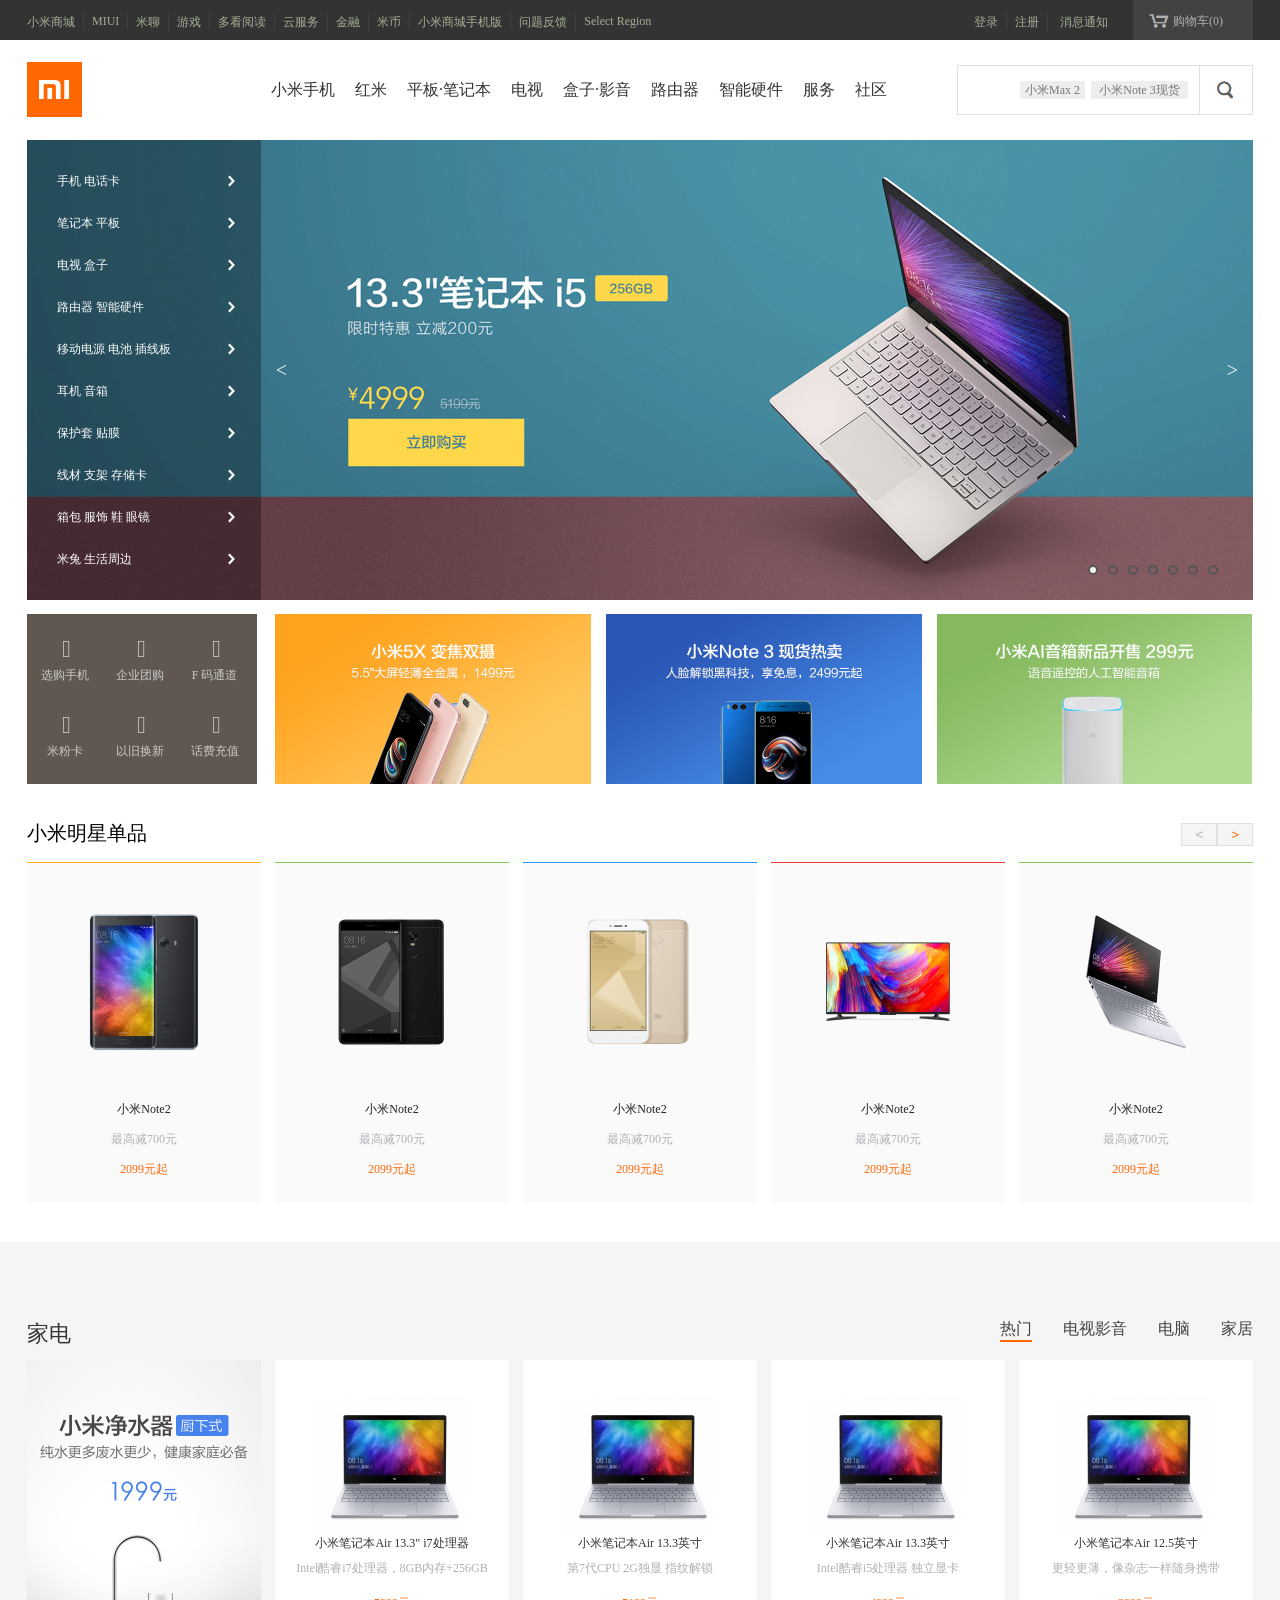
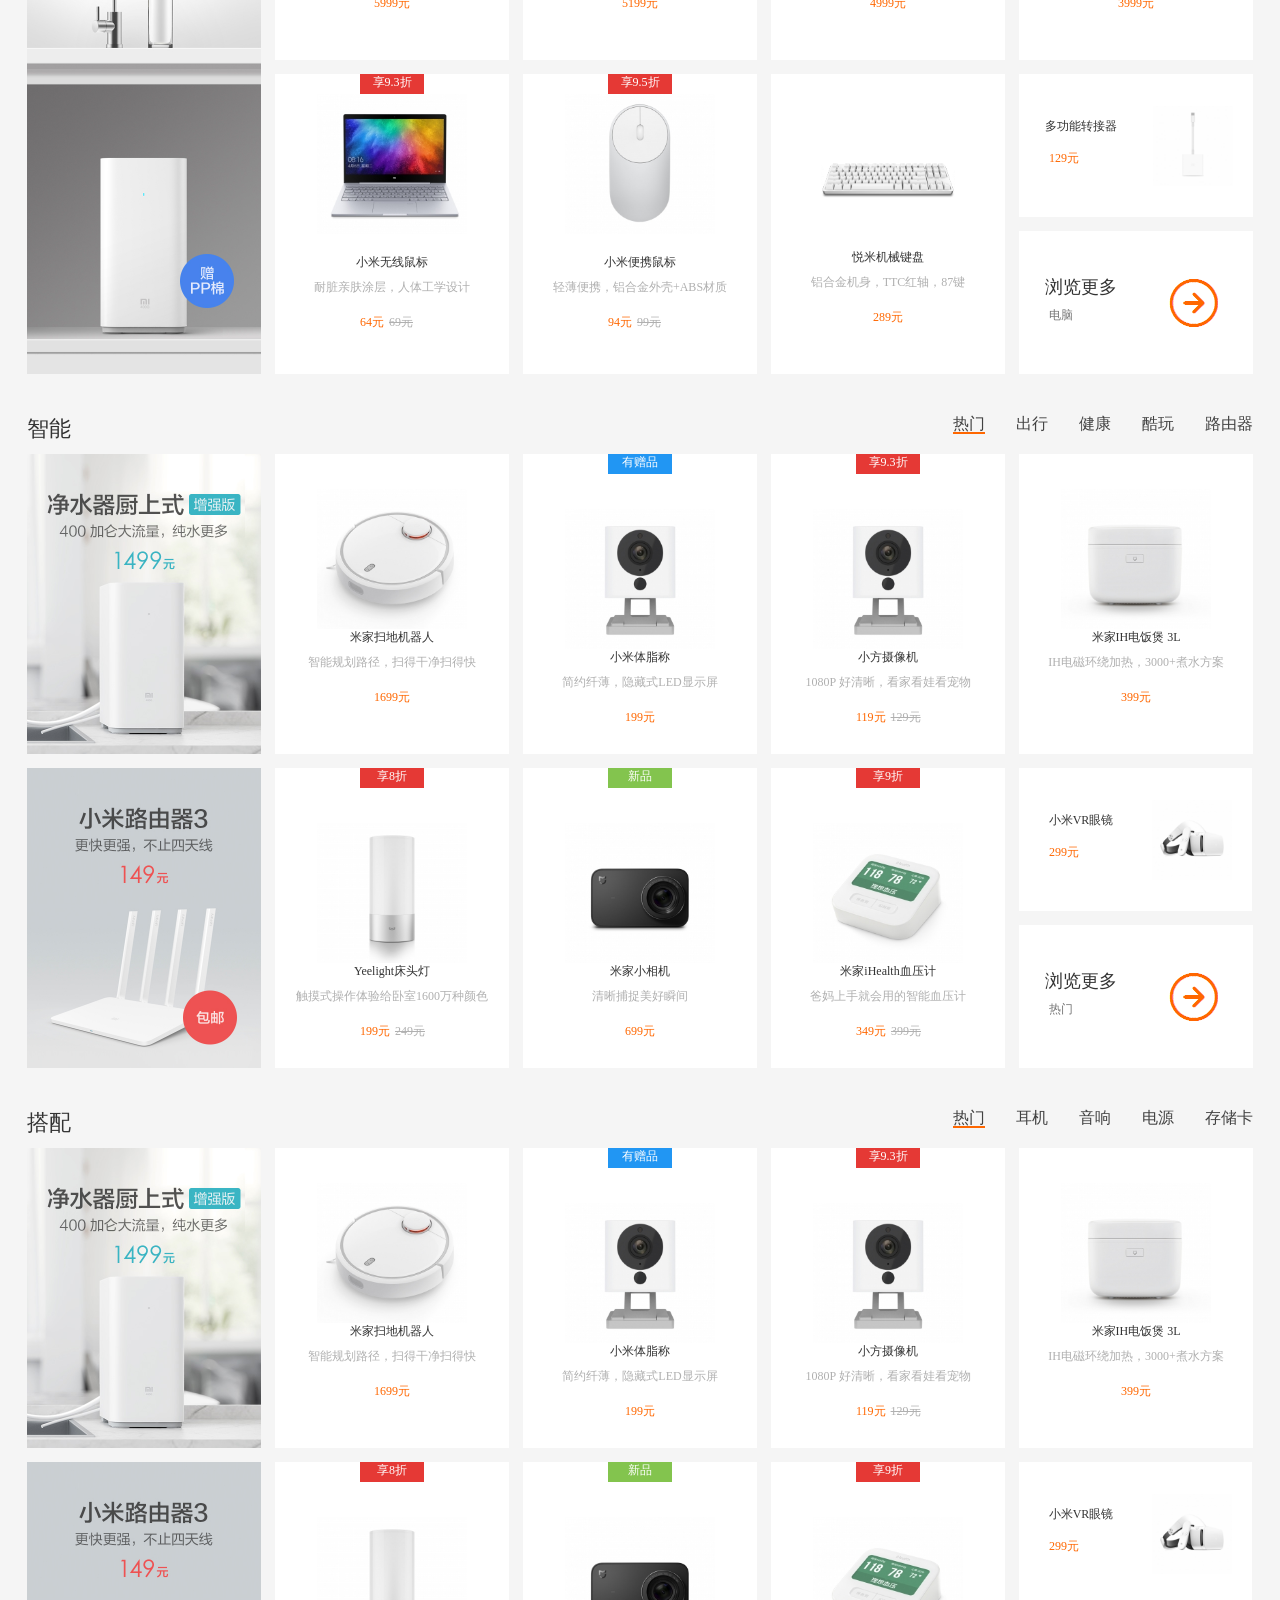
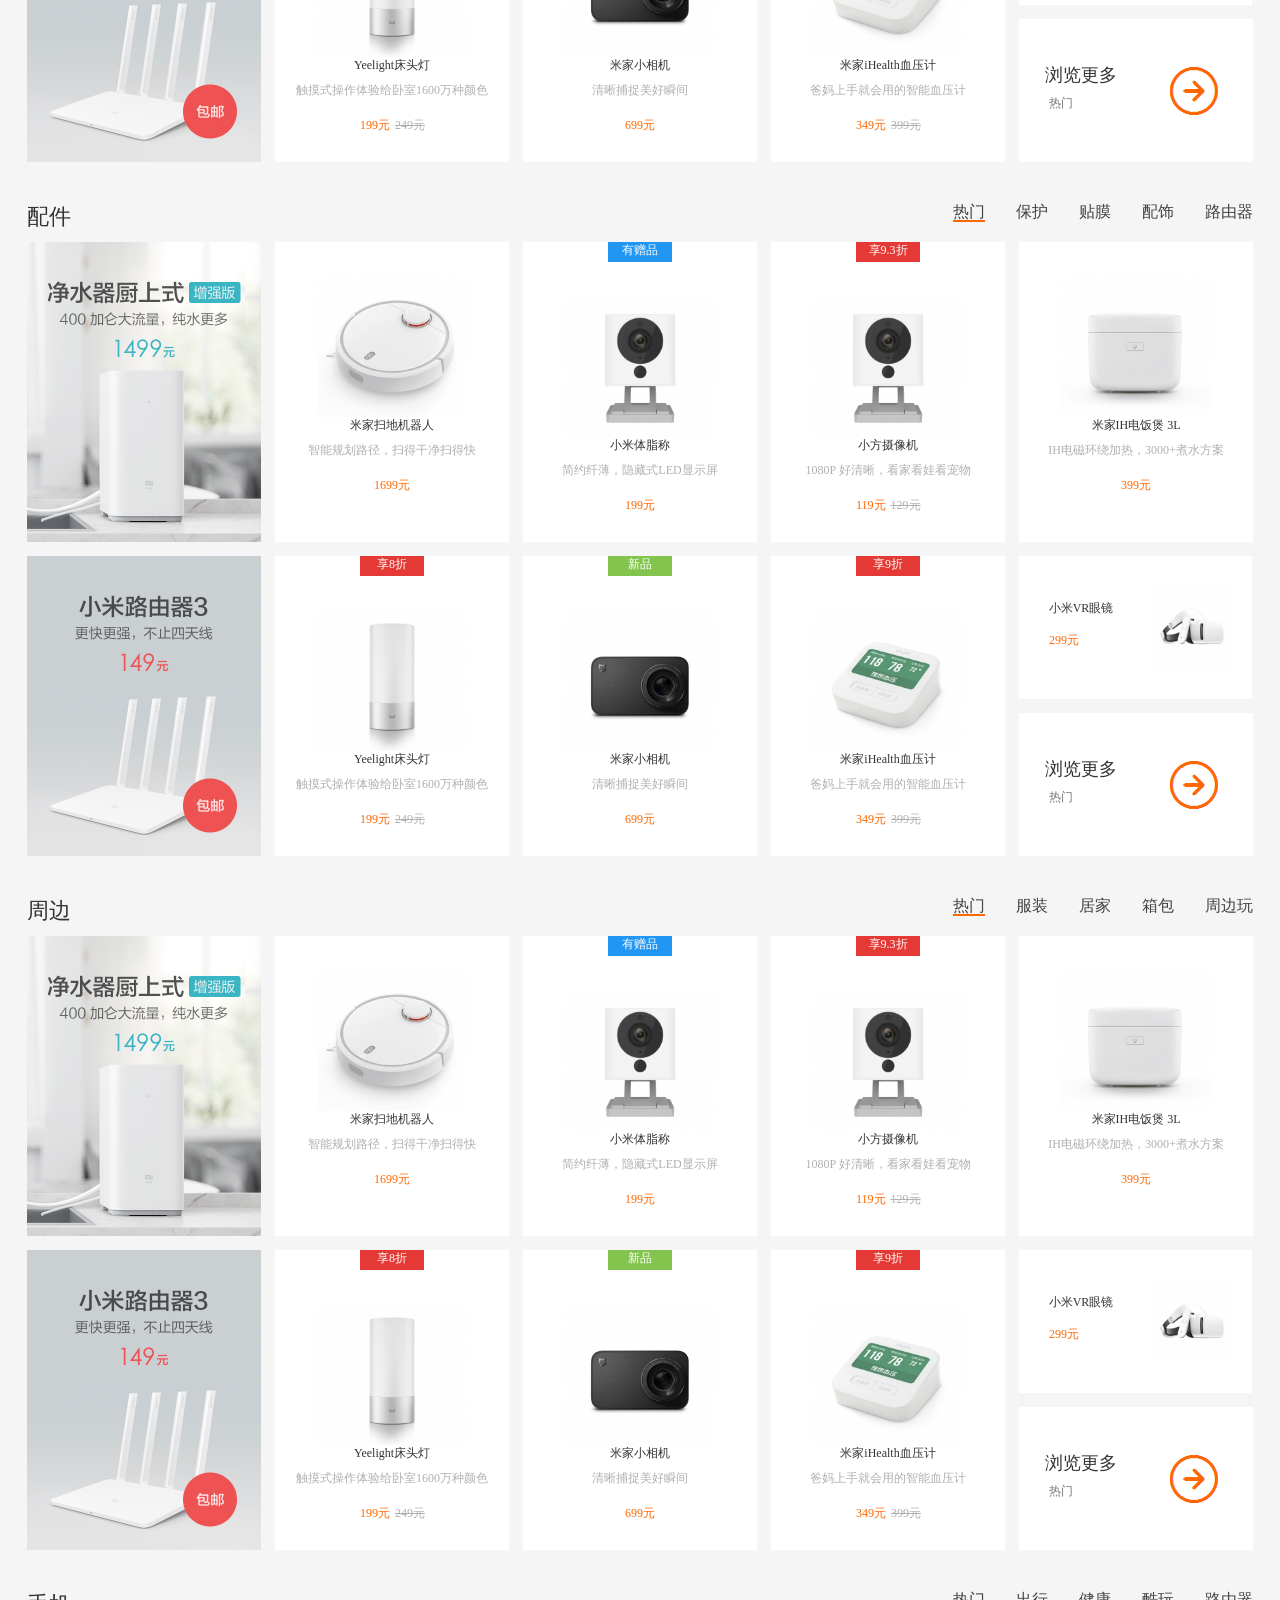
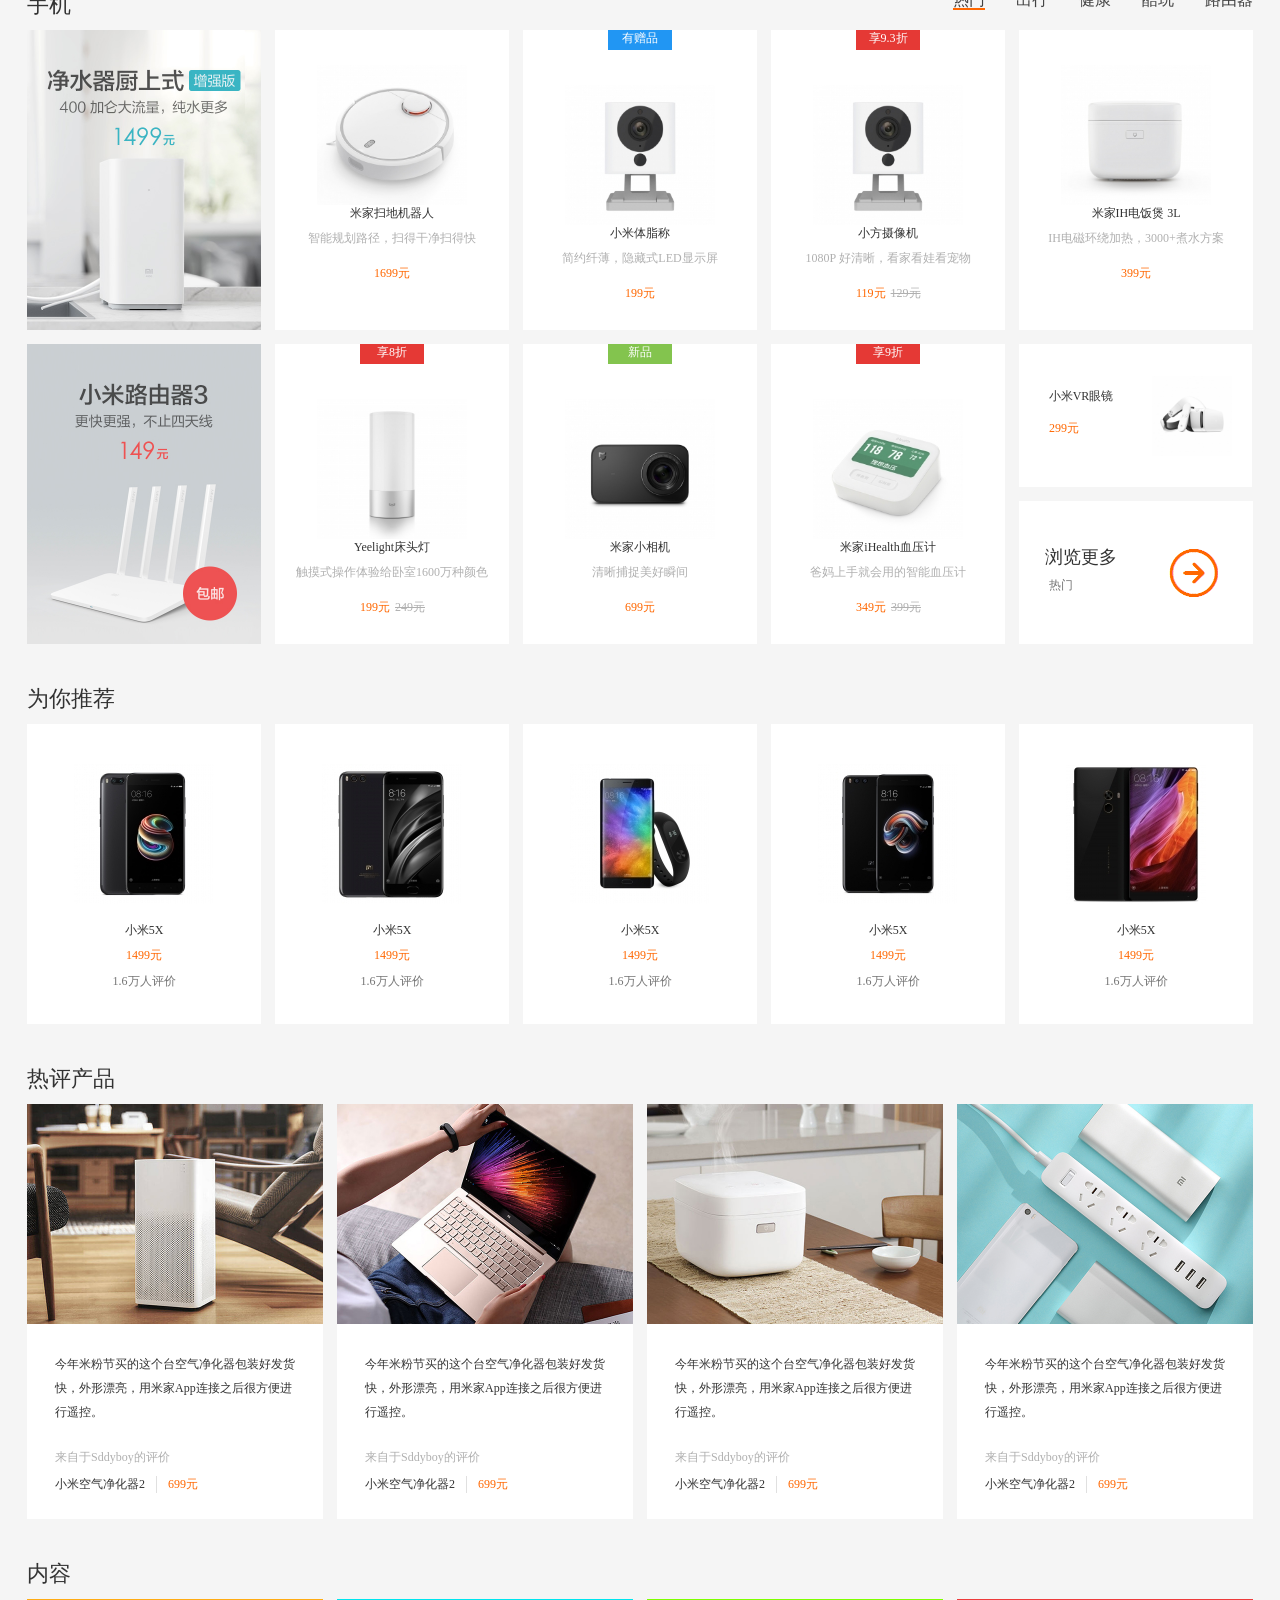
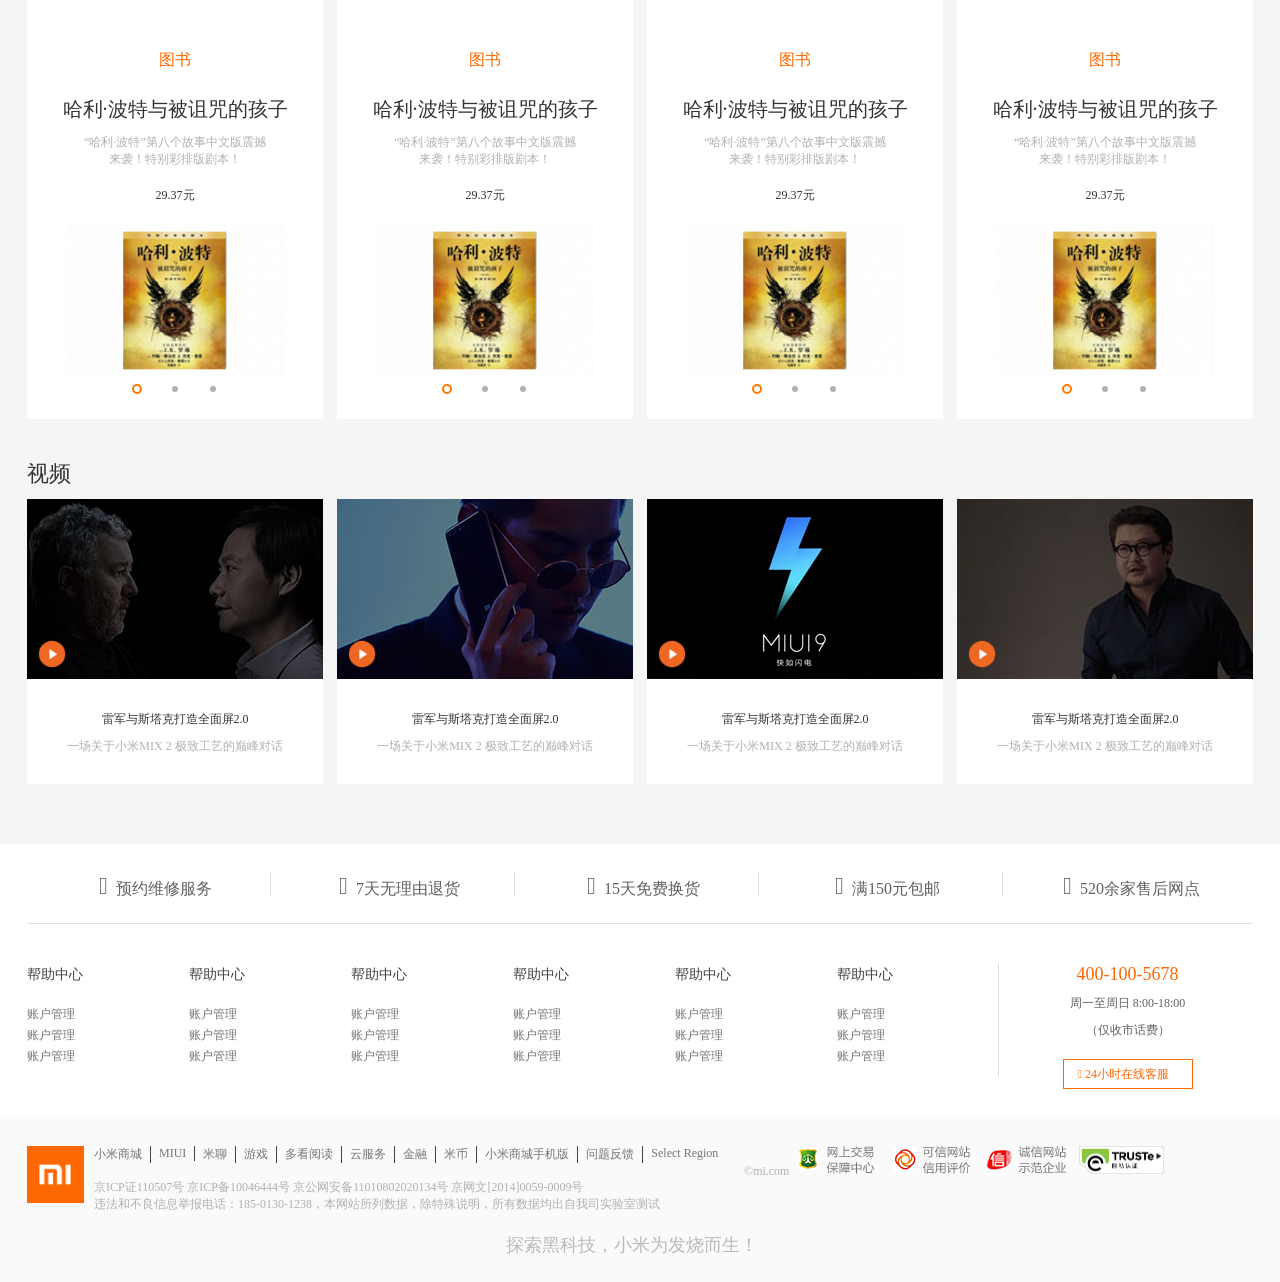
<file: 许超智小米商城/index.html>
<!DOCTYPE html>
<html lang="en">
<head>
	<meta charset="UTF-8">
	<title>小米商城</title>
	<link rel="stylesheet" href="CSS/index.css">
	<link rel="shortcut icon" type="image/x-icon" href="img/favicon.ico" media="screen" />
    <script src="js/jquery-3.2.1.js"></script>
</head>
<body>
<!-- =========================这是分割线============================== -->
<!-- 头开始 -->
<div class="lanmu">
	<div class="lanmu-header">
		<!-- 栏目左字 -->	
			<ul class="header-left">
				<li><a href="">小米商城</a></li>
				<li><a href="">MIUI</a></li>
				<li><a href="">米聊</a></li>
				<li><a href="">游戏</a></li>
				<li><a href="">多看阅读</a></li>
				<li><a href="">云服务</a></li>
				<li><a href="">金融</a></li>
				<li><a href="">米币</a></li>
				<li><a href="">小米商城手机版</a></li>
				<li><a href="">问题反馈</a></li>
				<li><a href="">Select Region</a></li>
			</ul>
		<!-- 购物车 -->
			<a class="gouwuche" href="">
				<div class="gouwutu"></div>
				<div class="gouwuzi">购物车(0)</div>
				<div class="gouwu"><p>购物车中还没有商品，赶紧选购吧！</p></div>
			</a> 
		<!-- 栏目右字 -->
			<ul class="header-right">
				<li><a href="">登录</a></li>
				<li><a href="">注册</a></li>
				<li><a href="">消息通知</a></li>
				
			</ul>
	</div>
</div>
<!-- 头结束 -->
<!-- =========================这是分割线============================== -->
<!-- 导航栏开始 -->
<nav>
<div class="nav">
	<div class="nav-left">
		<a class="nav-mi" href="">
			<img src="IMG/mi_16.png" alt="" title="小米官网" class="mi">
		</a>
	</div>

	<ul class="nav-center">
		<li><a href="">小米手机</a></li>
		<li><a href="">红米</a></li>
		<li><a href="">平板·笔记本</a></li>
		<li><a href="">电视</a></li>
		<li><a href="">盒子·影音</a></li>
		<li><a href="">路由器</a></li>
		<li><a href="">智能硬件</a></li>
		<li><a href="">服务</a></li>
		<li><a href="">社区</a></li>
	</ul>
	<div class="xiala-kuan">
	<div class="nav-xiala">
		<ul class="nav-kbox">
			<li>
				<div class="xp-wz">新品</div>
				<a class="xp-tu" href=""><img src="IMG/mix2320-220.png" alt=""></a>
				<a class="xp-mc" href="">小米MIX 2</a>
				<p class="xp-jg">3299起</p>
			</li>
			<li>
				<div class="xp-wz">新品</div>
				<a class="xp-tu" href=""><img src="IMG/xiaomiNOTE2-320-220.jpg" alt=""></a>
				<a class="xp-mc" href="">小米MIX 2</a>
				<p class="xp-jg">3299起</p>
			</li>
			<li>
				<div class="xp-wz">新品</div>
				<a class="xp-tu" href=""><img src="IMG/xm6-320.png" alt=""></a>
				<a class="xp-mc" href="">小米MIX 2</a>
				<p class="xp-jg">3299起</p>
			</li>
			<li>
				<div class="xp-wz">新品</div>
				<a class="xp-tu" href=""><img src="IMG/mix2320-220.png" alt=""></a>
				<a class="xp-mc" href="">小米MIX 2</a>
				<p class="xp-jg">3299起</p>
			</li>
			<li>
				<div class="xp-wz">新品</div>
				<a class="xp-tu" href=""><img src="IMG/note2320x220.png" alt=""></a>
				<a class="xp-mc" href="">小米MIX 2</a>
				<p class="xp-jg">3299起</p>
			</li>
			<li>
				<div class="xp-wz">新品</div>
				<a class="xp-tu" href=""><img src="IMG/xiaomiNOTE2-320-220.jpg" alt=""></a>
				<a class="xp-mc" href="">小米MIX 2</a>
				<p class="xp-jg">3299起</p>
			</li>
		</ul>
	</div>
	<div class="nav-xiala">
		<ul class="nav-kbox">
			<li>
				<div class="xp-wz">新品</div>
				<a class="xp-tu" href=""><img src="IMG/mix2320-220.png" alt=""></a>
				<a class="xp-mc" href="">小米MIX 2</a>
				<p class="xp-jg">3299起</p>
			</li>
			<li>
				<div class="xp-wz">新品</div>
				<a class="xp-tu" href=""><img src="IMG/xiaomiNOTE2-320-220.jpg" alt=""></a>
				<a class="xp-mc" href="">小米MIX 2</a>
				<p class="xp-jg">3299起</p>
			</li>
			<li>
				<div class="xp-wz">新品</div>
				<a class="xp-tu" href=""><img src="IMG/xiaomiNOTE2-320-220.jpg" alt=""></a>
				<a class="xp-mc" href="">小米MIX 2</a>
				<p class="xp-jg">3299起</p>
			</li>
			<li>
				<div class="xp-wz">新品</div>
				<a class="xp-tu" href=""><img src="IMG/xiaomiNOTE2-320-220.jpg" alt=""></a>
				<a class="xp-mc" href="">小米MIX 2</a>
				<p class="xp-jg">3299起</p>
			</li>
			<li>
				<div class="xp-wz">新品</div>
				<a class="xp-tu" href=""><img src="IMG/note2320x220.png" alt=""></a>
				<a class="xp-mc" href="">小米MIX 2</a>
				<p class="xp-jg">3299起</p>
			</li>
			<li>
				<div class="xp-wz">新品</div>
				<a class="xp-tu" href=""><img src="IMG/xiaomiNOTE2-320-220.jpg" alt=""></a>
				<a class="xp-mc" href="">小米MIX 2</a>
				<p class="xp-jg">3299起</p>
			</li>
		</ul>
	</div>
	<div class="nav-xiala">
		<ul class="nav-kbox">
			<li>
				<div class="xp-wz">新品</div>
				<a class="xp-tu" href=""><img src="IMG/mix2320-220.png" alt=""></a>
				<a class="xp-mc" href="">小米MIX 2</a>
				<p class="xp-jg">3299起</p>
			</li>
			<li>
				<div class="xp-wz">新品</div>
				<a class="xp-tu" href=""><img src="IMG/xm6-320.png" alt=""></a>
				<a class="xp-mc" href="">小米MIX 2</a>
				<p class="xp-jg">3299起</p>
			</li>
			<li>
				<div class="xp-wz">新品</div>
				<a class="xp-tu" href=""><img src="IMG/xm6-320.png" alt=""></a>
				<a class="xp-mc" href="">小米MIX 2</a>
				<p class="xp-jg">3299起</p>
			</li>
			<li>
				<div class="xp-wz">新品</div>
				<a class="xp-tu" href=""><img src="IMG/mix2320-220.png" alt=""></a>
				<a class="xp-mc" href="">小米MIX 2</a>
				<p class="xp-jg">3299起</p>
			</li>
			<li>
				<div class="xp-wz">新品</div>
				<a class="xp-tu" href=""><img src="IMG/xm6-320.png" alt=""></a>
				<a class="xp-mc" href="">小米MIX 2</a>
				<p class="xp-jg">3299起</p>
			</li>
			<li>
				<div class="xp-wz">新品</div>
				<a class="xp-tu" href=""><img src="IMG/xiaomiNOTE2-320-220.jpg" alt=""></a>
				<a class="xp-mc" href="">小米MIX 2</a>
				<p class="xp-jg">3299起</p>
			</li>
		</ul>
	</div>
	<div class="nav-xiala">
		<ul class="nav-kbox">
			<li>
				<div class="xp-wz">新品</div>
				<a class="xp-tu" href=""><img src="IMG/mix2320-220.png" alt=""></a>
				<a class="xp-mc" href="">小米MIX 2</a>
				<p class="xp-jg">3299起</p>
			</li>
			<li>
				<div class="xp-wz">新品</div>
				<a class="xp-tu" href=""><img src="IMG/xiaomiNOTE2-320-220.jpg" alt=""></a>
				<a class="xp-mc" href="">小米MIX 2</a>
				<p class="xp-jg">3299起</p>
			</li>
			<li>
				<div class="xp-wz">新品</div>
				<a class="xp-tu" href=""><img src="IMG/xm6-320.png" alt=""></a>
				<a class="xp-mc" href="">小米MIX 2</a>
				<p class="xp-jg">3299起</p>
			</li>
			<li>
				<div class="xp-wz">新品</div>
				<a class="xp-tu" href=""><img src="IMG/mix2320-220.png" alt=""></a>
				<a class="xp-mc" href="">小米MIX 2</a>
				<p class="xp-jg">3299起</p>
			</li>
			<li>
				<div class="xp-wz">新品</div>
				<a class="xp-tu" href=""><img src="IMG/note2320x220.png" alt=""></a>
				<a class="xp-mc" href="">小米MIX 2</a>
				<p class="xp-jg">3299起</p>
			</li>
			<li>
				<div class="xp-wz">新品</div>
				<a class="xp-tu" href=""><img src="IMG/xiaomiNOTE2-320-220.jpg" alt=""></a>
				<a class="xp-mc" href="">小米MIX 2</a>
				<p class="xp-jg">3299起</p>
			</li>
		</ul>
	</div>
	<div class="nav-xiala">
		<ul class="nav-kbox">
			<li>
				<div class="xp-wz">新品</div>
				<a class="xp-tu" href=""><img src="IMG/mix2320-220.png" alt=""></a>
				<a class="xp-mc" href="">小米MIX 2</a>
				<p class="xp-jg">3299起</p>
			</li>
			<li>
				<div class="xp-wz">新品</div>
				<a class="xp-tu" href=""><img src="IMG/mix2320-220.png" alt=""></a>
				<a class="xp-mc" href="">小米MIX 2</a>
				<p class="xp-jg">3299起</p>
			</li>
			<li>
				<div class="xp-wz">新品</div>
				<a class="xp-tu" href=""><img src="IMG/xm6-320.png" alt=""></a>
				<a class="xp-mc" href="">小米MIX 2</a>
				<p class="xp-jg">3299起</p>
			</li>
			<li>
				<div class="xp-wz">新品</div>
				<a class="xp-tu" href=""><img src="IMG/mix2320-220.png" alt=""></a>
				<a class="xp-mc" href="">小米MIX 2</a>
				<p class="xp-jg">3299起</p>
			</li>
			<li>
				<div class="xp-wz">新品</div>
				<a class="xp-tu" href=""><img src="IMG/note2320x220.png" alt=""></a>
				<a class="xp-mc" href="">小米MIX 2</a>
				<p class="xp-jg">3299起</p>
			</li>
			<li>
				<div class="xp-wz">新品</div>
				<a class="xp-tu" href=""><img src="IMG/xiaomiNOTE2-320-220.jpg" alt=""></a>
				<a class="xp-mc" href="">小米MIX 2</a>
				<p class="xp-jg">3299起</p>
			</li>
		</ul>
	</div>
	<div class="nav-xiala">
		<ul class="nav-kbox">
			<li>
				<div class="xp-wz">新品</div>
				<a class="xp-tu" href=""><img src="IMG/xiaomiNOTE2-320-220.jpg" alt=""></a>
				<a class="xp-mc" href="">小米MIX 2</a>
				<p class="xp-jg">3299起</p>
			</li>
			<li>
				<div class="xp-wz">新品</div>
				<a class="xp-tu" href=""><img src="IMG/xiaomiNOTE2-320-220.jpg" alt=""></a>
				<a class="xp-mc" href="">小米MIX 2</a>
				<p class="xp-jg">3299起</p>
			</li>
			<li>
				<div class="xp-wz">新品</div>
				<a class="xp-tu" href=""><img src="IMG/xiaomiNOTE2-320-220.jpg" alt=""></a>
				<a class="xp-mc" href="">小米MIX 2</a>
				<p class="xp-jg">3299起</p>
			</li>
			<li>
				<div class="xp-wz">新品</div>
				<a class="xp-tu" href=""><img src="IMG/mix2320-220.png" alt=""></a>
				<a class="xp-mc" href="">小米MIX 2</a>
				<p class="xp-jg">3299起</p>
			</li>
			<li>
				<div class="xp-wz">新品</div>
				<a class="xp-tu" href=""><img src="IMG/note2320x220.png" alt=""></a>
				<a class="xp-mc" href="">小米MIX 2</a>
				<p class="xp-jg">3299起</p>
			</li>
			<li>
				<div class="xp-wz">新品</div>
				<a class="xp-tu" href=""><img src="IMG/xiaomiNOTE2-320-220.jpg" alt=""></a>
				<a class="xp-mc" href="">小米MIX 2</a>
				<p class="xp-jg">3299起</p>
			</li>
		</ul>
	</div>
	<div class="nav-xiala">
		<ul class="nav-kbox">
			<li>
				<div class="xp-wz">新品</div>
				<a class="xp-tu" href=""><img src="IMG/mix2320-220.png" alt=""></a>
				<a class="xp-mc" href="">小米MIX 2</a>
				<p class="xp-jg">3299起</p>
			</li>
			<li>
				<div class="xp-wz">新品</div>
				<a class="xp-tu" href=""><img src="IMG/xiaomiNOTE2-320-220.jpg" alt=""></a>
				<a class="xp-mc" href="">小米MIX 2</a>
				<p class="xp-jg">3299起</p>
			</li>
			<li>
				<div class="xp-wz">新品</div>
				<a class="xp-tu" href=""><img src="IMG/xiaomiNOTE2-320-220.jpg" alt=""></a>
				<a class="xp-mc" href="">小米MIX 2</a>
				<p class="xp-jg">3299起</p>
			</li>
			<li>
				<div class="xp-wz">新品</div>
				<a class="xp-tu" href=""><img src="IMG/mix2320-220.png" alt=""></a>
				<a class="xp-mc" href="">小米MIX 2</a>
				<p class="xp-jg">3299起</p>
			</li>
			<li>
				<div class="xp-wz">新品</div>
				<a class="xp-tu" href=""><img src="IMG/note2320x220.png" alt=""></a>
				<a class="xp-mc" href="">小米MIX 2</a>
				<p class="xp-jg">3299起</p>
			</li>
			<li>
				<div class="xp-wz">新品</div>
				<a class="xp-tu" href=""><img src="IMG/xiaomiNOTE2-320-220.jpg" alt=""></a>
				<a class="xp-mc" href="">小米MIX 2</a>
				<p class="xp-jg">3299起</p>
			</li>
		</ul>
	</div>
	</div>
	<!-- 搜索框 -->
	<div class="nav-right">
		<input type="text" placeholder="" name="user" value=""maxlength="20" class="nav-rightz">
			<div class="sswz1">小米Max 2</div>
			<div class="sswz2">小米Note 3现货</div>
		<a class="nav-righty" href="">
			<div class="sousuo"></div>
		</a>
	</div>
</div>
</nav>
<!-- 导航栏结束 -->
<!-- =========================这是分割线============================== -->
<!-- banner图开始 -->
<div class="banner">
<!-- banner大图 -->
	<ul class="banner-box">
		<li id="xianshi">
			<a href="">
				<img src="IMG/banner1.jpg" alt="">
			</a>
		</li>
		<li id="">
			<a href="">
				<img src="IMG/banner2.jpg" alt="">
			</a>
		</li>
		<li id="">
			<a href="">
				<img src="IMG/banner3.jpg" alt="">
			</a>
		</li>
		<li id="">
			<a href="">
				<img src="IMG/banner4.jpg" alt="">
			</a>
		</li>
		<li id="">
			<a href="">
				<img src="IMG/banner5.jpg" alt="">
			</a>
		</li>
		<li id="">
			<a href="">
				<img src="IMG/banner1.jpg" alt="">
			</a>
		</li>
		<li id="">
			<a href="">
				<img src="IMG/banner3.jpg" alt="">
			</a>
		</li>
	</ul>
<!-- 左把手 -->
	<div class="banner-zuo">&lt;</div>
<!-- 右把手 -->
	<div class="banner-you">&gt;</div>
<!-- 点图 -->
	<ul class="banner-dian">
		<li style="background: #f5f5f5;"><a href=""></a></li>
		<li><a href=""></a></li>
		<li><a href=""></a></li>
		<li><a href=""></a></li>
		<li><a href=""></a></li>
		<li><a href=""></a></li>
		<li ><a href=""></a></li>
	</ul>
<!-- 侧导航 -->
	<div class="cenav">
		<ul class="cenav-box">
			<li>
				<a href="">
					<p class="cenav-wz">手机 电话卡</p>
					<img src="IMG/youjiantou.png" alt="">
				</a>
				<div class="cenav-xxklb none">
					<div class="cennv222">
						<div class="celb">
							<a id="lb1" href=""><img src="IMG/dp1.png" alt=""></a>
							<a id="lb2" href="">小米Note 3</a>
							<a id="lb3" href="">选购</a>
						</div>
						<div class="celb">
							<a id="lb1" href=""><img src="IMG/dp2.png" alt=""></a>
							<a id="lb2" href="">小米Note 3</a>
							<a id="lb3" href="">选购</a>
						</div>
						<div class="celb">
							<a id="lb1" href=""><img src="IMG/dp3.png" alt=""></a>
							<a id="lb2" href="">小米Note 3</a>
							<a id="lb3" href="">选购</a>
						</div>
						<div class="celb">
							<a id="lb1" href=""><img src="IMG/dp4.png" alt=""></a>
							<a id="lb2" href="">小米Note 3</a>
							<a id="lb3" href="">选购</a>
						</div>
						<div class="celb">
							<a id="lb1" href=""><img src="IMG/dp5.png" alt=""></a>
							<a id="lb2" href="">小米Note 3</a>
							<a id="lb3" href="">选购</a>
						</div>
						<div class="celb">
							<a id="lb1" href=""><img src="IMG/note3-80-2.png" alt=""></a>
							<a id="lb2" href="">小米Note 3</a>
							<a id="lb3" href="">选购</a>
						</div>
						<div class="celb">
							<a id="lb1" href=""><img src="IMG/note3-80-2.png" alt=""></a>
							<a id="lb2" href="">小米Note 3</a>
							<a id="lb3" href="">选购</a>
						</div>
						<div class="celb">
							<a id="lb1" href=""><img src="IMG/note3-80-2.png" alt=""></a>
							<a id="lb2" href="">小米Note 3</a>
							<a id="lb3" href="">选购</a>
						</div>
						<div class="celb">
							<a id="lb1" href=""><img src="IMG/note3-80-2.png" alt=""></a>
							<a id="lb2" href="">小米Note 3</a>
							<a id="lb3" href="">选购</a>
						</div>
						<div class="celb">
							<a id="lb1" href=""><img src="IMG/note3-80-2.png" alt=""></a>
							<a id="lb2" href="">小米Note 3</a>
							<a id="lb3" href="">选购</a>
						</div>
						<div class="celb">
							<a id="lb1" href=""><img src="IMG/note3-80-2.png" alt=""></a>
							<a id="lb2" href="">小米Note 3</a>
							<a id="lb3" href="">选购</a>
						</div>
						<div class="celb">
							<a id="lb1" href=""><img src="IMG/note3-80-2.png" alt=""></a>
							<a id="lb2" href="">小米Note 3</a>
							<a id="lb3" href="">选购</a>
						</div>
						<div class="celb">
							<a id="lb1" href=""><img src="IMG/note3-80-2.png" alt=""></a>
							<a id="lb2" href="">小米Note 3</a>
							<a id="lb3" href="">选购</a>
						</div>
						<div class="celb">
							<a id="lb1" href=""><img src="IMG/note3-80-2.png" alt=""></a>
							<a id="lb2" href="">小米Note 3</a>
							<a id="lb3" href="">选购</a>
						</div>
						<div class="celb">
							<a id="lb1" href=""><img src="IMG/note3-80-2.png" alt=""></a>
							<a id="lb2" href="">小米Note 3</a>
							<a id="lb3" href="">选购</a>
						</div>
						<div class="celb">
							<a id="lb1" href=""><img src="IMG/note3-80-2.png" alt=""></a>
							<a id="lb2" href="">小米Note 3</a>
							<a id="lb3" href="">选购</a>
						</div>
					</div>
				</div>
			</li>
			<li><a href="">
				<p class="cenav-wz">笔记本 平板</p>
					<img src="IMG/youjiantou.png" alt="">
			</a><div class="cenav-xxklb none"><div class="cennv222">
						<div class="celb">
							<a id="lb1" href=""><img src="IMG/note3-80-2.png" alt=""></a>
							<a id="lb2" href="">小米Note 3</a>
							<a id="lb3" href="">选购</a>
						</div>
						<div class="celb">
							<a id="lb1" href=""><img src="IMG/note3-80-2.png" alt=""></a>
							<a id="lb2" href="">小米Note 3</a>
							<a id="lb3" href="">选购</a>
						</div>
						<div class="celb">
							<a id="lb1" href=""><img src="IMG/note3-80-2.png" alt=""></a>
							<a id="lb2" href="">小米Note 3</a>
							<a id="lb3" href="">选购</a>
						</div>
						<div class="celb">
							<a id="lb1" href=""><img src="IMG/note3-80-2.png" alt=""></a>
							<a id="lb2" href="">小米Note 3</a>
							<a id="lb3" href="">选购</a>
						</div>
						<div class="celb">
							<a id="lb1" href=""><img src="IMG/note3-80-2.png" alt=""></a>
							<a id="lb2" href="">小米Note 3</a>
							<a id="lb3" href="">选购</a>
						</div>
						<div class="celb">
							<a id="lb1" href=""><img src="IMG/note3-80-2.png" alt=""></a>
							<a id="lb2" href="">小米Note 3</a>
							<a id="lb3" href="">选购</a>
						</div>
						<div class="celb">
							<a id="lb1" href=""><img src="IMG/note3-80-2.png" alt=""></a>
							<a id="lb2" href="">小米Note 3</a>
							<a id="lb3" href="">选购</a>
						</div>
						<div class="celb">
							<a id="lb1" href=""><img src="IMG/note3-80-2.png" alt=""></a>
							<a id="lb2" href="">小米Note 3</a>
							<a id="lb3" href="">选购</a>
						</div>
						<div class="celb">
							<a id="lb1" href=""><img src="IMG/note3-80-2.png" alt=""></a>
							<a id="lb2" href="">小米Note 3</a>
							<a id="lb3" href="">选购</a>
						</div>
						<div class="celb">
							<a id="lb1" href=""><img src="IMG/note3-80-2.png" alt=""></a>
							<a id="lb2" href="">小米Note 3</a>
							<a id="lb3" href="">选购</a>
						</div>
						<div class="celb">
							<a id="lb1" href=""><img src="IMG/note3-80-2.png" alt=""></a>
							<a id="lb2" href="">小米Note 3</a>
							<a id="lb3" href="">选购</a>
						</div>
						<div class="celb">
							<a id="lb1" href=""><img src="IMG/note3-80-2.png" alt=""></a>
							<a id="lb2" href="">小米Note 3</a>
							<a id="lb3" href="">选购</a>
						</div>
						<div class="celb">
							<a id="lb1" href=""><img src="IMG/note3-80-2.png" alt=""></a>
							<a id="lb2" href="">小米Note 3</a>
							<a id="lb3" href="">选购</a>
						</div>
						<div class="celb">
							<a id="lb1" href=""><img src="IMG/note3-80-2.png" alt=""></a>
							<a id="lb2" href="">小米Note 3</a>
							<a id="lb3" href="">选购</a>
						</div>
						<div class="celb">
							<a id="lb1" href=""><img src="IMG/note3-80-2.png" alt=""></a>
							<a id="lb2" href="">小米Note 3</a>
							<a id="lb3" href="">选购</a>
						</div>
						<div class="celb">
							<a id="lb1" href=""><img src="IMG/note3-80-2.png" alt=""></a>
							<a id="lb2" href="">小米Note 3</a>
							<a id="lb3" href="">选购</a>
						</div>
					</div></div></li>
			<li><a href="">
				<p class="cenav-wz">电视 盒子</p>
					<img src="IMG/youjiantou.png" alt="">
			</a><div class="cenav-xxklb none"><div class="cennv222">
						<div class="celb">
							<a id="lb1" href=""><img src="IMG/dp5.png" alt=""></a>
							<a id="lb2" href="">小米Note 3</a>
							<a id="lb3" href="">选购</a>
						</div>
						<div class="celb">
							<a id="lb1" href=""><img src="IMG/dp4.png" alt=""></a>
							<a id="lb2" href="">小米Note 3</a>
							<a id="lb3" href="">选购</a>
						</div>
						<div class="celb">
							<a id="lb1" href=""><img src="IMG/note3-80-2.png" alt=""></a>
							<a id="lb2" href="">小米Note 3</a>
							<a id="lb3" href="">选购</a>
						</div>
						<div class="celb">
							<a id="lb1" href=""><img src="IMG/note3-80-2.png" alt=""></a>
							<a id="lb2" href="">小米Note 3</a>
							<a id="lb3" href="">选购</a>
						</div>
						<div class="celb">
							<a id="lb1" href=""><img src="IMG/note3-80-2.png" alt=""></a>
							<a id="lb2" href="">小米Note 3</a>
							<a id="lb3" href="">选购</a>
						</div>
						<div class="celb">
							<a id="lb1" href=""><img src="IMG/note3-80-2.png" alt=""></a>
							<a id="lb2" href="">小米Note 3</a>
							<a id="lb3" href="">选购</a>
						</div>
						<div class="celb">
							<a id="lb1" href=""><img src="IMG/note3-80-2.png" alt=""></a>
							<a id="lb2" href="">小米Note 3</a>
							<a id="lb3" href="">选购</a>
						</div>
						<div class="celb">
							<a id="lb1" href=""><img src="IMG/note3-80-2.png" alt=""></a>
							<a id="lb2" href="">小米Note 3</a>
							<a id="lb3" href="">选购</a>
						</div>
						<div class="celb">
							<a id="lb1" href=""><img src="IMG/note3-80-2.png" alt=""></a>
							<a id="lb2" href="">小米Note 3</a>
							<a id="lb3" href="">选购</a>
						</div>
						<div class="celb">
							<a id="lb1" href=""><img src="IMG/note3-80-2.png" alt=""></a>
							<a id="lb2" href="">小米Note 3</a>
							<a id="lb3" href="">选购</a>
						</div>
						<div class="celb">
							<a id="lb1" href=""><img src="IMG/note3-80-2.png" alt=""></a>
							<a id="lb2" href="">小米Note 3</a>
							<a id="lb3" href="">选购</a>
						</div>
						<div class="celb">
							<a id="lb1" href=""><img src="IMG/note3-80-2.png" alt=""></a>
							<a id="lb2" href="">小米Note 3</a>
							<a id="lb3" href="">选购</a>
						</div>
						<div class="celb">
							<a id="lb1" href=""><img src="IMG/note3-80-2.png" alt=""></a>
							<a id="lb2" href="">小米Note 3</a>
							<a id="lb3" href="">选购</a>
						</div>
						<div class="celb">
							<a id="lb1" href=""><img src="IMG/note3-80-2.png" alt=""></a>
							<a id="lb2" href="">小米Note 3</a>
							<a id="lb3" href="">选购</a>
						</div>
						<div class="celb">
							<a id="lb1" href=""><img src="IMG/note3-80-2.png" alt=""></a>
							<a id="lb2" href="">小米Note 3</a>
							<a id="lb3" href="">选购</a>
						</div>
						<div class="celb">
							<a id="lb1" href=""><img src="IMG/note3-80-2.png" alt=""></a>
							<a id="lb2" href="">小米Note 3</a>
							<a id="lb3" href="">选购</a>
						</div>
					</div></div></li>
			<li><a href="">
				<p class="cenav-wz">路由器 智能硬件</p>
					<img src="IMG/youjiantou.png" alt="">

			</a><div class="cenav-xxklb none"><div class="cennv222">
						<div class="celb">
							<a id="lb1" href=""><img src="IMG/dp3.png" alt=""></a>
							<a id="lb2" href="">小米Note 3</a>
							<a id="lb3" href="">选购</a>
						</div>
						<div class="celb">
							<a id="lb1" href=""><img src="IMG/dp2.png" alt=""></a>
							<a id="lb2" href="">小米Note 3</a>
							<a id="lb3" href="">选购</a>
						</div>
						<div class="celb">
							<a id="lb1" href=""><img src="IMG/note3-80-2.png" alt=""></a>
							<a id="lb2" href="">小米Note 3</a>
							<a id="lb3" href="">选购</a>
						</div>
						<div class="celb">
							<a id="lb1" href=""><img src="IMG/note3-80-2.png" alt=""></a>
							<a id="lb2" href="">小米Note 3</a>
							<a id="lb3" href="">选购</a>
						</div>
						<div class="celb">
							<a id="lb1" href=""><img src="IMG/note3-80-2.png" alt=""></a>
							<a id="lb2" href="">小米Note 3</a>
							<a id="lb3" href="">选购</a>
						</div>
						<div class="celb">
							<a id="lb1" href=""><img src="IMG/tuijian_06.png" alt=""></a>
							<a id="lb2" href="">小米Note 3</a>
							<a id="lb3" href="">选购</a>
						</div>
						<div class="celb">
							<a id="lb1" href=""><img src="IMG/tuijian_08.png" alt=""></a>
							<a id="lb2" href="">小米Note 3</a>
							<a id="lb3" href="">选购</a>
						</div>
						<div class="celb">
							<a id="lb1" href=""><img src="IMG/tuijian_08.png" alt=""></a>
							<a id="lb2" href="">小米Note 3</a>
							<a id="lb3" href="">选购</a>
						</div>
						<div class="celb">
							<a id="lb1" href=""><img src="IMG/note3-80-2.png" alt=""></a>
							<a id="lb2" href="">小米Note 3</a>
							<a id="lb3" href="">选购</a>
						</div>
						<div class="celb">
							<a id="lb1" href=""><img src="IMG/note3-80-2.png" alt=""></a>
							<a id="lb2" href="">小米Note 3</a>
							<a id="lb3" href="">选购</a>
						</div>
						<div class="celb">
							<a id="lb1" href=""><img src="IMG/note3-80-2.png" alt=""></a>
							<a id="lb2" href="">小米Note 3</a>
							<a id="lb3" href="">选购</a>
						</div>
						<div class="celb">
							<a id="lb1" href=""><img src="IMG/note3-80-2.png" alt=""></a>
							<a id="lb2" href="">小米Note 3</a>
							<a id="lb3" href="">选购</a>
						</div>
						<div class="celb">
							<a id="lb1" href=""><img src="IMG/note3-80-2.png" alt=""></a>
							<a id="lb2" href="">小米Note 3</a>
							<a id="lb3" href="">选购</a>
						</div>
						<div class="celb">
							<a id="lb1" href=""><img src="IMG/note3-80-2.png" alt=""></a>
							<a id="lb2" href="">小米Note 3</a>
							<a id="lb3" href="">选购</a>
						</div>
						<div class="celb">
							<a id="lb1" href=""><img src="IMG/note3-80-2.png" alt=""></a>
							<a id="lb2" href="">小米Note 3</a>
							<a id="lb3" href="">选购</a>
						</div>
						<div class="celb">
							<a id="lb1" href=""><img src="IMG/note3-80-2.png" alt=""></a>
							<a id="lb2" href="">小米Note 3</a>
							<a id="lb3" href="">选购</a>
						</div>
					</div></div></li>
			<li><a href="">
				<p class="cenav-wz">移动电源 电池 插线板</p>
					<img src="IMG/youjiantou.png" alt="">

			</a><div class="cenav-xxklb none"><div class="cennv222">
						<div class="celb">
							<a id="lb1" href=""><img src="IMG/tuijian_12.png" alt=""></a>
							<a id="lb2" href="">小米Note 3</a>
							<a id="lb3" href="">选购</a>
						</div>
						<div class="celb">
							<a id="lb1" href=""><img src="IMG/tuijian_12.png" alt=""></a>
							<a id="lb2" href="">小米Note 3</a>
							<a id="lb3" href="">选购</a>
						</div>
						<div class="celb">
							<a id="lb1" href=""><img src="IMG/tuijian_12.png" alt=""></a>
							<a id="lb2" href="">小米Note 3</a>
							<a id="lb3" href="">选购</a>
						</div>
						<div class="celb">
							<a id="lb1" href=""><img src="IMG/note3-80-2.png" alt=""></a>
							<a id="lb2" href="">小米Note 3</a>
							<a id="lb3" href="">选购</a>
						</div>
						<div class="celb">
							<a id="lb1" href=""><img src="IMG/note3-80-2.png" alt=""></a>
							<a id="lb2" href="">小米Note 3</a>
							<a id="lb3" href="">选购</a>
						</div>
						<div class="celb">
							<a id="lb1" href=""><img src="IMG/note3-80-2.png" alt=""></a>
							<a id="lb2" href="">小米Note 3</a>
							<a id="lb3" href="">选购</a>
						</div>
						<div class="celb">
							<a id="lb1" href=""><img src="IMG/note3-80-2.png" alt=""></a>
							<a id="lb2" href="">小米Note 3</a>
							<a id="lb3" href="">选购</a>
						</div>
						<div class="celb">
							<a id="lb1" href=""><img src="IMG/note3-80-2.png" alt=""></a>
							<a id="lb2" href="">小米Note 3</a>
							<a id="lb3" href="">选购</a>
						</div>
						<div class="celb">
							<a id="lb1" href=""><img src="IMG/note3-80-2.png" alt=""></a>
							<a id="lb2" href="">小米Note 3</a>
							<a id="lb3" href="">选购</a>
						</div>
						<div class="celb">
							<a id="lb1" href=""><img src="IMG/note3-80-2.png" alt=""></a>
							<a id="lb2" href="">小米Note 3</a>
							<a id="lb3" href="">选购</a>
						</div>
						<div class="celb">
							<a id="lb1" href=""><img src="IMG/note3-80-2.png" alt=""></a>
							<a id="lb2" href="">小米Note 3</a>
							<a id="lb3" href="">选购</a>
						</div>
						<div class="celb">
							<a id="lb1" href=""><img src="IMG/note3-80-2.png" alt=""></a>
							<a id="lb2" href="">小米Note 3</a>
							<a id="lb3" href="">选购</a>
						</div>
						<div class="celb">
							<a id="lb1" href=""><img src="IMG/note3-80-2.png" alt=""></a>
							<a id="lb2" href="">小米Note 3</a>
							<a id="lb3" href="">选购</a>
						</div>
						<div class="celb">
							<a id="lb1" href=""><img src="IMG/note3-80-2.png" alt=""></a>
							<a id="lb2" href="">小米Note 3</a>
							<a id="lb3" href="">选购</a>
						</div>
						<div class="celb">
							<a id="lb1" href=""><img src="IMG/note3-80-2.png" alt=""></a>
							<a id="lb2" href="">小米Note 3</a>
							<a id="lb3" href="">选购</a>
						</div>
						<div class="celb">
							<a id="lb1" href=""><img src="IMG/note3-80-2.png" alt=""></a>
							<a id="lb2" href="">小米Note 3</a>
							<a id="lb3" href="">选购</a>
						</div>
					</div></div></li>
			<li><a href="">
				<p class="cenav-wz">耳机 音箱</p>
					<img src="IMG/youjiantou.png" alt="">

			</a><div class="cenav-xxklb none"><div class="cennv222">
						<div class="celb">
							<a id="lb1" href=""><img src="IMG/tuijian_14.png" alt=""></a>
							<a id="lb2" href="">小米Note 3</a>
							<a id="lb3" href="">选购</a>
						</div>
						<div class="celb">
							<a id="lb1" href=""><img src="IMG/tuijian_14.png" alt=""></a>
							<a id="lb2" href="">小米Note 3</a>
							<a id="lb3" href="">选购</a>
						</div>
						<div class="celb">
							<a id="lb1" href=""><img src="IMG/tuijian_14.png" alt=""></a>
							<a id="lb2" href="">小米Note 3</a>
							<a id="lb3" href="">选购</a>
						</div>
						<div class="celb">
							<a id="lb1" href=""><img src="IMG/note3-80-2.png" alt=""></a>
							<a id="lb2" href="">小米Note 3</a>
							<a id="lb3" href="">选购</a>
						</div>
						<div class="celb">
							<a id="lb1" href=""><img src="IMG/note3-80-2.png" alt=""></a>
							<a id="lb2" href="">小米Note 3</a>
							<a id="lb3" href="">选购</a>
						</div>
						<div class="celb">
							<a id="lb1" href=""><img src="IMG/note3-80-2.png" alt=""></a>
							<a id="lb2" href="">小米Note 3</a>
							<a id="lb3" href="">选购</a>
						</div>
						<div class="celb">
							<a id="lb1" href=""><img src="IMG/note3-80-2.png" alt=""></a>
							<a id="lb2" href="">小米Note 3</a>
							<a id="lb3" href="">选购</a>
						</div>
						<div class="celb">
							<a id="lb1" href=""><img src="IMG/note3-80-2.png" alt=""></a>
							<a id="lb2" href="">小米Note 3</a>
							<a id="lb3" href="">选购</a>
						</div>
						<div class="celb">
							<a id="lb1" href=""><img src="IMG/note3-80-2.png" alt=""></a>
							<a id="lb2" href="">小米Note 3</a>
							<a id="lb3" href="">选购</a>
						</div>
						<div class="celb">
							<a id="lb1" href=""><img src="IMG/note3-80-2.png" alt=""></a>
							<a id="lb2" href="">小米Note 3</a>
							<a id="lb3" href="">选购</a>
						</div>
						<div class="celb">
							<a id="lb1" href=""><img src="IMG/note3-80-2.png" alt=""></a>
							<a id="lb2" href="">小米Note 3</a>
							<a id="lb3" href="">选购</a>
						</div>
						<div class="celb">
							<a id="lb1" href=""><img src="IMG/note3-80-2.png" alt=""></a>
							<a id="lb2" href="">小米Note 3</a>
							<a id="lb3" href="">选购</a>
						</div>
						<div class="celb">
							<a id="lb1" href=""><img src="IMG/note3-80-2.png" alt=""></a>
							<a id="lb2" href="">小米Note 3</a>
							<a id="lb3" href="">选购</a>
						</div>
						<div class="celb">
							<a id="lb1" href=""><img src="IMG/note3-80-2.png" alt=""></a>
							<a id="lb2" href="">小米Note 3</a>
							<a id="lb3" href="">选购</a>
						</div>
						<div class="celb">
							<a id="lb1" href=""><img src="IMG/note3-80-2.png" alt=""></a>
							<a id="lb2" href="">小米Note 3</a>
							<a id="lb3" href="">选购</a>
						</div>
						<div class="celb">
							<a id="lb1" href=""><img src="IMG/note3-80-2.png" alt=""></a>
							<a id="lb2" href="">小米Note 3</a>
							<a id="lb3" href="">选购</a>
						</div>
					</div></div></li>
			<li><a href="">
				<p class="cenav-wz">保护套 贴膜</p>
					<img src="IMG/youjiantou.png" alt=""></a>
					<div class="cenav-xxklb none"><div class="cennv222">
						<div class="celb">
							<a id="lb1" href=""><img src="IMG/tuijian_10.png" alt=""></a>
							<a id="lb2" href="">小米Note 3</a>
							<a id="lb3" href="">选购</a>
						</div>
						<div class="celb">
							<a id="lb1" href=""><img src="IMG/tuijian_10.png" alt=""></a>
							<a id="lb2" href="">小米Note 3</a>
							<a id="lb3" href="">选购</a>
						</div>
						<div class="celb">
							<a id="lb1" href=""><img src="IMG/tuijian_10.png" alt=""></a>
							<a id="lb2" href="">小米Note 3</a>
							<a id="lb3" href="">选购</a>
						</div>
						<div class="celb">
							<a id="lb1" href=""><img src="IMG/note3-80-2.png" alt=""></a>
							<a id="lb2" href="">小米Note 3</a>
							<a id="lb3" href="">选购</a>
						</div>
						<div class="celb">
							<a id="lb1" href=""><img src="IMG/note3-80-2.png" alt=""></a>
							<a id="lb2" href="">小米Note 3</a>
							<a id="lb3" href="">选购</a>
						</div>
						<div class="celb">
							<a id="lb1" href=""><img src="IMG/note3-80-2.png" alt=""></a>
							<a id="lb2" href="">小米Note 3</a>
							<a id="lb3" href="">选购</a>
						</div>
						<div class="celb">
							<a id="lb1" href=""><img src="IMG/note3-80-2.png" alt=""></a>
							<a id="lb2" href="">小米Note 3</a>
							<a id="lb3" href="">选购</a>
						</div>
						<div class="celb">
							<a id="lb1" href=""><img src="IMG/note3-80-2.png" alt=""></a>
							<a id="lb2" href="">小米Note 3</a>
							<a id="lb3" href="">选购</a>
						</div>
						<div class="celb">
							<a id="lb1" href=""><img src="IMG/note3-80-2.png" alt=""></a>
							<a id="lb2" href="">小米Note 3</a>
							<a id="lb3" href="">选购</a>
						</div>
						<div class="celb">
							<a id="lb1" href=""><img src="IMG/note3-80-2.png" alt=""></a>
							<a id="lb2" href="">小米Note 3</a>
							<a id="lb3" href="">选购</a>
						</div>
						<div class="celb">
							<a id="lb1" href=""><img src="IMG/note3-80-2.png" alt=""></a>
							<a id="lb2" href="">小米Note 3</a>
							<a id="lb3" href="">选购</a>
						</div>
						<div class="celb">
							<a id="lb1" href=""><img src="IMG/note3-80-2.png" alt=""></a>
							<a id="lb2" href="">小米Note 3</a>
							<a id="lb3" href="">选购</a>
						</div>
						<div class="celb">
							<a id="lb1" href=""><img src="IMG/note3-80-2.png" alt=""></a>
							<a id="lb2" href="">小米Note 3</a>
							<a id="lb3" href="">选购</a>
						</div>
						<div class="celb">
							<a id="lb1" href=""><img src="IMG/note3-80-2.png" alt=""></a>
							<a id="lb2" href="">小米Note 3</a>
							<a id="lb3" href="">选购</a>
						</div>
						<div class="celb">
							<a id="lb1" href=""><img src="IMG/note3-80-2.png" alt=""></a>
							<a id="lb2" href="">小米Note 3</a>
							<a id="lb3" href="">选购</a>
						</div>
						<div class="celb">
							<a id="lb1" href=""><img src="IMG/note3-80-2.png" alt=""></a>
							<a id="lb2" href="">小米Note 3</a>
							<a id="lb3" href="">选购</a>
						</div>
					</div></div></li>
			<li><a href="">
				<p class="cenav-wz">线材 支架 存储卡</p>
					<img src="IMG/youjiantou.png" alt=""></a><div class="cenav-xxklb none"><div class="cennv222">
						<div class="celb">
							<a id="lb1" href=""><img src="IMG/tuijian_08.png" alt=""></a>
							<a id="lb2" href="">小米Note 3</a>
							<a id="lb3" href="">选购</a>
						</div>
						<div class="celb">
							<a id="lb1" href=""><img src="IMG/tuijian_08.png" alt=""></a>
							<a id="lb2" href="">小米Note 3</a>
							<a id="lb3" href="">选购</a>
						</div>
						<div class="celb">
							<a id="lb1" href=""><img src="IMG/tuijian_08.png" alt=""></a>
							<a id="lb2" href="">小米Note 3</a>
							<a id="lb3" href="">选购</a>
						</div>
						<div class="celb">
							<a id="lb1" href=""><img src="IMG/note3-80-2.png" alt=""></a>
							<a id="lb2" href="">小米Note 3</a>
							<a id="lb3" href="">选购</a>
						</div>
						<div class="celb">
							<a id="lb1" href=""><img src="IMG/note3-80-2.png" alt=""></a>
							<a id="lb2" href="">小米Note 3</a>
							<a id="lb3" href="">选购</a>
						</div>
						<div class="celb">
							<a id="lb1" href=""><img src="IMG/note3-80-2.png" alt=""></a>
							<a id="lb2" href="">小米Note 3</a>
							<a id="lb3" href="">选购</a>
						</div>
						<div class="celb">
							<a id="lb1" href=""><img src="IMG/note3-80-2.png" alt=""></a>
							<a id="lb2" href="">小米Note 3</a>
							<a id="lb3" href="">选购</a>
						</div>
						<div class="celb">
							<a id="lb1" href=""><img src="IMG/note3-80-2.png" alt=""></a>
							<a id="lb2" href="">小米Note 3</a>
							<a id="lb3" href="">选购</a>
						</div>
						<div class="celb">
							<a id="lb1" href=""><img src="IMG/note3-80-2.png" alt=""></a>
							<a id="lb2" href="">小米Note 3</a>
							<a id="lb3" href="">选购</a>
						</div>
						<div class="celb">
							<a id="lb1" href=""><img src="IMG/note3-80-2.png" alt=""></a>
							<a id="lb2" href="">小米Note 3</a>
							<a id="lb3" href="">选购</a>
						</div>
						<div class="celb">
							<a id="lb1" href=""><img src="IMG/note3-80-2.png" alt=""></a>
							<a id="lb2" href="">小米Note 3</a>
							<a id="lb3" href="">选购</a>
						</div>
						<div class="celb">
							<a id="lb1" href=""><img src="IMG/note3-80-2.png" alt=""></a>
							<a id="lb2" href="">小米Note 3</a>
							<a id="lb3" href="">选购</a>
						</div>
						<div class="celb">
							<a id="lb1" href=""><img src="IMG/note3-80-2.png" alt=""></a>
							<a id="lb2" href="">小米Note 3</a>
							<a id="lb3" href="">选购</a>
						</div>
						<div class="celb">
							<a id="lb1" href=""><img src="IMG/note3-80-2.png" alt=""></a>
							<a id="lb2" href="">小米Note 3</a>
							<a id="lb3" href="">选购</a>
						</div>
						<div class="celb">
							<a id="lb1" href=""><img src="IMG/note3-80-2.png" alt=""></a>
							<a id="lb2" href="">小米Note 3</a>
							<a id="lb3" href="">选购</a>
						</div>
						<div class="celb">
							<a id="lb1" href=""><img src="IMG/note3-80-2.png" alt=""></a>
							<a id="lb2" href="">小米Note 3</a>
							<a id="lb3" href="">选购</a>
						</div>
					</div></div></li>
			<li><a href="">
				<p class="cenav-wz">箱包 服饰 鞋 眼镜</p>
					<img src="IMG/youjiantou.png" alt="">

			</a><div class="cenav-xxklb none"><div class="cennv222">
						<div class="celb">
							<a id="lb1" href=""><img src="IMG/tuijian_06.png" alt=""></a>
							<a id="lb2" href="">小米Note 3</a>
							<a id="lb3" href="">选购</a>
						</div>
						<div class="celb">
							<a id="lb1" href=""><img src="IMG/tuijian_06.png" alt=""></a>
							<a id="lb2" href="">小米Note 3</a>
							<a id="lb3" href="">选购</a>
						</div>
						<div class="celb">
							<a id="lb1" href=""><img src="IMG/tuijian_06.png" alt=""></a>
							<a id="lb2" href="">小米Note 3</a>
							<a id="lb3" href="">选购</a>
						</div>
						<div class="celb">
							<a id="lb1" href=""><img src="IMG/note3-80-2.png" alt=""></a>
							<a id="lb2" href="">小米Note 3</a>
							<a id="lb3" href="">选购</a>
						</div>
						<div class="celb">
							<a id="lb1" href=""><img src="IMG/note3-80-2.png" alt=""></a>
							<a id="lb2" href="">小米Note 3</a>
							<a id="lb3" href="">选购</a>
						</div>
						<div class="celb">
							<a id="lb1" href=""><img src="IMG/note3-80-2.png" alt=""></a>
							<a id="lb2" href="">小米Note 3</a>
							<a id="lb3" href="">选购</a>
						</div>
						<div class="celb">
							<a id="lb1" href=""><img src="IMG/note3-80-2.png" alt=""></a>
							<a id="lb2" href="">小米Note 3</a>
							<a id="lb3" href="">选购</a>
						</div>
						<div class="celb">
							<a id="lb1" href=""><img src="IMG/note3-80-2.png" alt=""></a>
							<a id="lb2" href="">小米Note 3</a>
							<a id="lb3" href="">选购</a>
						</div>
						<div class="celb">
							<a id="lb1" href=""><img src="IMG/note3-80-2.png" alt=""></a>
							<a id="lb2" href="">小米Note 3</a>
							<a id="lb3" href="">选购</a>
						</div>
						<div class="celb">
							<a id="lb1" href=""><img src="IMG/note3-80-2.png" alt=""></a>
							<a id="lb2" href="">小米Note 3</a>
							<a id="lb3" href="">选购</a>
						</div>
						<div class="celb">
							<a id="lb1" href=""><img src="IMG/note3-80-2.png" alt=""></a>
							<a id="lb2" href="">小米Note 3</a>
							<a id="lb3" href="">选购</a>
						</div>
						<div class="celb">
							<a id="lb1" href=""><img src="IMG/note3-80-2.png" alt=""></a>
							<a id="lb2" href="">小米Note 3</a>
							<a id="lb3" href="">选购</a>
						</div>
						<div class="celb">
							<a id="lb1" href=""><img src="IMG/note3-80-2.png" alt=""></a>
							<a id="lb2" href="">小米Note 3</a>
							<a id="lb3" href="">选购</a>
						</div>
						<div class="celb">
							<a id="lb1" href=""><img src="IMG/note3-80-2.png" alt=""></a>
							<a id="lb2" href="">小米Note 3</a>
							<a id="lb3" href="">选购</a>
						</div>
						<div class="celb">
							<a id="lb1" href=""><img src="IMG/note3-80-2.png" alt=""></a>
							<a id="lb2" href="">小米Note 3</a>
							<a id="lb3" href="">选购</a>
						</div>
						<div class="celb">
							<a id="lb1" href=""><img src="IMG/note3-80-2.png" alt=""></a>
							<a id="lb2" href="">小米Note 3</a>
							<a id="lb3" href="">选购</a>
						</div>
					</div></div></li>
			<li><a href="">
				<p class="cenav-wz">米兔 生活周边</p>
					<img src="IMG/youjiantou.png" alt="">
			</a><div class="cenav-xxklb none"><div class="cennv222">
						<div class="celb">
							<a id="lb1" href=""><img src="IMG/note3-80-2.png" alt=""></a>
							<a id="lb2" href="">小米Note 3</a>
							<a id="lb3" href="">选购</a>
						</div>
						<div class="celb">
							<a id="lb1" href=""><img src="IMG/note3-80-2.png" alt=""></a>
							<a id="lb2" href="">小米Note 3</a>
							<a id="lb3" href="">选购</a>
						</div>
						<div class="celb">
							<a id="lb1" href=""><img src="IMG/note3-80-2.png" alt=""></a>
							<a id="lb2" href="">小米Note 3</a>
							<a id="lb3" href="">选购</a>
						</div>
						<div class="celb">
							<a id="lb1" href=""><img src="IMG/note3-80-2.png" alt=""></a>
							<a id="lb2" href="">小米Note 3</a>
							<a id="lb3" href="">选购</a>
						</div>
						<div class="celb">
							<a id="lb1" href=""><img src="IMG/note3-80-2.png" alt=""></a>
							<a id="lb2" href="">小米Note 3</a>
							<a id="lb3" href="">选购</a>
						</div>
						<div class="celb">
							<a id="lb1" href=""><img src="IMG/note3-80-2.png" alt=""></a>
							<a id="lb2" href="">小米Note 3</a>
							<a id="lb3" href="">选购</a>
						</div>
						<div class="celb">
							<a id="lb1" href=""><img src="IMG/note3-80-2.png" alt=""></a>
							<a id="lb2" href="">小米Note 3</a>
							<a id="lb3" href="">选购</a>
						</div>
						<div class="celb">
							<a id="lb1" href=""><img src="IMG/note3-80-2.png" alt=""></a>
							<a id="lb2" href="">小米Note 3</a>
							<a id="lb3" href="">选购</a>
						</div>
						<div class="celb">
							<a id="lb1" href=""><img src="IMG/note3-80-2.png" alt=""></a>
							<a id="lb2" href="">小米Note 3</a>
							<a id="lb3" href="">选购</a>
						</div>
						<div class="celb">
							<a id="lb1" href=""><img src="IMG/note3-80-2.png" alt=""></a>
							<a id="lb2" href="">小米Note 3</a>
							<a id="lb3" href="">选购</a>
						</div>
						<div class="celb">
							<a id="lb1" href=""><img src="IMG/note3-80-2.png" alt=""></a>
							<a id="lb2" href="">小米Note 3</a>
							<a id="lb3" href="">选购</a>
						</div>
						<div class="celb">
							
						</div>
						<div class="celb">
							
						</div>
						<div class="celb">
							
						</div>
						<div class="celb">
							
						</div>
						<div class="celb">
							
						</div>
					</div></div></li>
		</ul>
	</div>
</div>
<!-- banner图结束 -->
<!-- =========================这是分割线============================== -->
<!-- banner图下方开始 -->
<div class="bannerxia">
	<div class="banxia-left">
		<ul class="banber-yous">
			<li><a href=""><i class="iconfont">&#xe600;</i><br>选购手机</a></li>
			<li><a href=""><i class="iconfont">&#xe662;</i><br>企业团购</a></li>
			<li><a href=""><i class="iconfont">&#xe60e;</i><br>F 码通道</a></li>
			<li><a href=""><i class="iconfont">&#xe60f;</i><br>米粉卡</a></li>
			<li><a href=""><i class="iconfont">&#xe610;</i><br>以旧换新</a></li>
			<li><a href=""><i class="iconfont">&#xe604;</i><br>话费充值</a></li>
		</ul>
	</div>
	<div class="banxia-right">
		<a href="" class="banxia-hezi"><img src="IMG/banxiatu_08.png" alt=""></a>
		<a href="" class="banxia-hezi"><img src="IMG/banxiatu_10.png" alt=""></a>
		<a href="" class="banxia-hezi"><img src="IMG/banxiatu_12.png" alt=""></a>
	</div>
</div>
<!-- banner图下方结束 -->
<!-- =========================这是分割线============================== -->
<!-- 小米明星单品开始 -->
	<div class="dundong">
	<div class="gd-lanmu">
		<h3>小米明星单品</h3>
		<h3><button>&lt;</button><button>&gt;</button></h3>
	</div>
	<div class="gd-neirong">
		<ul class="gd-tuk">
			<li>
				<img src="IMG/dp1.png" alt="" class="gd-tttu">
				<a href="" class="gd-wzz">小米Note2</a>
				<p class="gd-wzz1">最高减700元</p>
				<p class="gd-wzz2">2099元起</p>
			</li>
			<li><img src="IMG/dp2.png" alt="" class="gd-tttu">
				<a href="" class="gd-wzz">小米Note2</a>
				<p class="gd-wzz1">最高减700元</p>
				<p class="gd-wzz2">2099元起</p></li>
			<li><img src="IMG/dp3.png" alt="" class="gd-tttu">
				<a href="" class="gd-wzz">小米Note2</a>
				<p class="gd-wzz1">最高减700元</p>
				<p class="gd-wzz2">2099元起</p></li>
			<li><img src="IMG/dp4.png" alt="" class="gd-tttu">
				<a href="" class="gd-wzz">小米Note2</a>
				<p class="gd-wzz1">最高减700元</p>
				<p class="gd-wzz2">2099元起</p></li>
			<li><img src="IMG/dp5.png" alt="" class="gd-tttu">
				<a href="" class="gd-wzz">小米Note2</a>
				<p class="gd-wzz1">最高减700元</p>
				<p class="gd-wzz2">2099元起</p></li>
			<li><img src="IMG/dp5.png" alt="" class="gd-tttu">
				<a href="" class="gd-wzz">小米Note2</a>
				<p class="gd-wzz1">最高减700元</p>
				<p class="gd-wzz2">2099元起</p></li>
			<li><img src="IMG/dp4.png" alt="" class="gd-tttu">
				<a href="" class="gd-wzz">小米Note2</a>
				<p class="gd-wzz1">最高减700元</p>
				<p class="gd-wzz2">2099元起</p></li>
			<li><img src="IMG/dp3.png" alt="" class="gd-tttu">
				<a href="" class="gd-wzz">小米Note2</a>
				<p class="gd-wzz1">最高减700元</p>
				<p class="gd-wzz2">2099元起</p></li>
			<li><img src="IMG/dp2.png" alt="" class="gd-tttu">
				<a href="" class="gd-wzz">小米Note2</a>
				<p class="gd-wzz1">最高减700元</p>
				<p class="gd-wzz2">2099元起</p></li>
			<li><img src="IMG/dp1.png" alt="" class="gd-tttu">
				<a href="" class="gd-wzz">小米Note2</a>
				<p class="gd-wzz1">最高减700元</p>
				<p class="gd-wzz2">2099元起</p></li>
		</ul>
	</div>
</div>

<!-- 小米明星单品结束 -->
<!-- =========================这是分割线============================== -->
<div class="dakuan">
	<!-- 家电开始 <--></-->
	<div class="jdbt">
		<div class="jdzt">家电</div>
		<ul class="erjidh1">
			<li><a class="jdd" href="">家居</a></li>
			<li><a class="jdd" href="">电脑</a></li>
			<li><a class="jdd" href="">电视影音</a></li>
			<li><a class="jdd" style="border-bottom: 2px solid #ff6700" href="">热门</a></li>
		</ul>
	</div>
	<div class="jiadian">
		<!-- 第一竖列 -->
		<a href=""class="shulie">
			<img src="IMG/jd_03.png" alt="" class="shuliet">
		</a>
		<!-- 第二竖列 -->
		<div class="shulie2">
			<div class="shuliefy none">
				<div class="shulie2">
						<!-- 1排小盒子 -->
		<!-- 1=================================================================== -->
		<div class="jdxiaohe">
			<div class="jdxiaohe-hz">
				<p>超级好超赞，超级米粉支持小米</p>
				<span>来自于 高人 的评价</span>
			</div>
		<!-- 图片 -->
			<a href="" class="jdt">
				<img src="IMG/jd_08.png" alt="" class="jdtu">
			</a>
		<!-- 文字 -->
			<div class="jdwz">
				<a href="" class="jdwz1">
					<div class="jdwz1">小米笔记本Air 13.3" i7处理器</div>
				</a>
				<div class="jdwz2">Intel酷睿i7处理器，8GB内存+256GB </div>
				<div class="jdwz3">5999元</div>
			</div>
		</div>
		<!-- 2=================================================================== -->
		<div class="jdxiaohe">
		<div class="jdxiaohe-hz"><div class="jdxiaohe-hz">
				<p>超级好超赞，超级米粉支持小米</p>
				<span>来自于 高人 的评价</span>
			</div></div>
		<!-- 图片 -->
			<a href="" class="jdt">
				<img src="IMG/jd_12.png" alt="" class="jdtu">
			</a>
		<!-- 文字 -->
			<div class="jdwz">
				<a href="" class="jdwz1">
					<div class="jdwz1">小米笔记本Air 13.3英寸</div>
				</a>
				<div class="jdwz2">第7代CPU 2G独显 指纹解锁</div>
				<div class="jdwz3">5199元</div>
			</div>
		</div>
		<!-- 3 -->
		<div class="jdxiaohe">
		<div class="jdxiaohe-hz"><div class="jdxiaohe-hz">
				<p>超级好超赞，超级米粉支持小米</p>
				<span>来自于 高人 的评价</span>
			</div></div>
		<!-- 图片 -->
			<a href="" class="jdt">
				<img src="IMG/jd_12.png" alt="" class="jdtu">
			</a>
		<!-- 文字 -->
			<div class="jdwz">
				<a href="" class="jdwz1">
					<div class="jdwz1">小米笔记本Air 13.3英寸</div>
				</a>
				<div class="jdwz2">Intel酷睿i5处理器 独立显卡</div>
				<div class="jdwz3">4999元</div>
			</div>
		</div>
		<!-- 4 -->
		<div class="jdxiaohe jdxiaohe1">
		<div class="jdxiaohe-hz"><div class="jdxiaohe-hz">
				<p>超级好超赞，超级米粉支持小米</p>
				<span>来自于 高人 的评价</span>
			</div></div>
		<!-- 图片 -->
			<a href="" class="jdt">
				<img src="IMG/jd_12.png" alt="" class="jdtu">
			</a>
		<!-- 文字 -->
			<div class="jdwz">
				<a href="" class="jdwz1">
					<div class="jdwz1">小米笔记本Air 12.5英寸</div>
				</a>
				<div class="jdwz2">更轻更薄，像杂志一样随身携带 </div>
				<div class="jdwz3">3999元</div>
			</div>
		</div>
		<!-- 2排小盒子 -->
		<!-- 1 -->
		<div class="jdxiaohe jdxiaohe2">
		<div class="jdxiaohe-hz"><div class="jdxiaohe-hz">
				<p>超级好超赞，超级米粉支持小米</p>
				<span>来自于 高人 的评价</span>
			</div></div>
		<div class="tejia">享9.3折</div>
		<!-- 图片 -->
			<a href="" class="jdt5">
				<img src="IMG/jd_12.png" alt="" class="jdtu5">
			</a>
		<!-- 文字 -->
			<div class="jdwz">
				<a href="" class="jdwz1">
					<div class="jdwz1">小米无线鼠标</div>
				</a>
				<div class="jdwz2">耐脏亲肤涂层，人体工学设计 </div>
				<div class="jdwz3">
					<div class="jdwz4">64元</div>
					<div class="jdwz5"><del>69元</del></div>
				</div>

			</div>
		</div>
		<!-- 2 -->
		<div class="jdxiaohe jdxiaohe2">
		<div class="jdxiaohe-hz"><div class="jdxiaohe-hz">
				<p>超级好超赞，超级米粉支持小米</p>
				<span>来自于 高人 的评价</span>
			</div></div>
		<div class="tejia">享9.5折</div>
			<!-- 图片 -->
			<a href="" class="jdt5">
				<img src="IMG/jd_22.png" alt="" class="jdtu5">
			</a>
		<!-- 文字 -->
			<div class="jdwz">
				<a href="" class="jdwz1">
					<div class="jdwz1">小米便携鼠标</div>
				</a>
				<div class="jdwz2">轻薄便携，铝合金外壳+ABS材质</div>
				<div class="jdwz3">
					<div class="jdwz4">94元</div>
					<div class="jdwz5"><del>99元</del></div>
				</div>
			</div>
		</div>
		<!-- 3 -->
		<div class="jdxiaohe jdxiaohe2">
		<div class="jdxiaohe-hz"><div class="jdxiaohe-hz">
				<p>超级好超赞，超级米粉支持小米</p>
				<span>来自于 高人 的评价</span>
			</div></div>
			<!-- 图片 -->
			<a href="" class="jdt">
				<img src="IMG/jd_23.png" alt="" class="jdtu">
			</a>
		<!-- 文字 -->
			<div class="jdwz">
				<a href="" class="jdwz1">
					<div class="jdwz1">悦米机械键盘</div>
				</a>
				<div class="jdwz2">铝合金机身，TTC红轴，87键</div>
				<div class="jdwz3">289元</div>
			</div>
		</div>
		<!-- 4 -->
		<div class="jdxiaohe jdxiaohe1 jdxiaohe2 jdxiaohe3">
			<div class="xiahezi">
				<div class="xiawz">
					<a href="" class="jdwz8">
						<div class="jdwz8">多功能转接器</div>
					</a>
					<div class="jdwz9">129元</div>
				</div>
				<div class="xiahzy">
					<a href="" class="xiahezi1">
						<img src="IMG/jd11.png" alt="" class="xiahezi1">
					</a>
				</div>
			</div>
			<div class="xiahezi2">
				<div class="xiawz">
					<a href="" class="jdwz6">
						<div class="jdwz6">浏览更多</div>
					</a>
					<div class="jdwz7">电脑</div>
				</div>
				<div class="xiahzy">
					<a href="" class="xiahezi1">
						<img src="IMG/jd22.png" alt="" class="xiahezi1">
					</a>
				</div>
			</div>
		</div>
	</div>
</div>

<!-- ==================================================================== -->
<div class="shuliefy none">
				<div class="shulie2">
						<!-- 1排小盒子 -->
		<!-- 1=================================================================== -->
		<div class="jdxiaohe">
			<div class="jdxiaohe-hz">
				<p>超级好超赞，超级米粉支持小米</p>
				<span>来自于 高人 的评价</span>
			</div>
		<!-- 图片 -->
			<a href="" class="jdt">
				<img src="IMG/jd_08.png" alt="" class="jdtu">
			</a>
		<!-- 文字 -->
			<div class="jdwz">
				<a href="" class="jdwz1">
					<div class="jdwz1">小米笔记本Air 13.3" i7处理器</div>
				</a>
				<div class="jdwz2">Intel酷睿i7处理器，8GB内存+256GB </div>
				<div class="jdwz3">5999元</div>
			</div>
		</div>
		<!-- 2=================================================================== -->
		<div class="jdxiaohe">
		<div class="jdxiaohe-hz"><div class="jdxiaohe-hz">
				<p>超级好超赞，超级米粉支持小米</p>
				<span>来自于 高人 的评价</span>
			</div></div>
		<!-- 图片 -->
			<a href="" class="jdt">
				<img src="IMG/jd_21.png" alt="" class="jdtu">
			</a>
		<!-- 文字 -->
			<div class="jdwz">
				<a href="" class="jdwz1">
					<div class="jdwz1">小米笔记本Air 13.3英寸</div>
				</a>
				<div class="jdwz2">第7代CPU 2G独显 指纹解锁</div>
				<div class="jdwz3">5199元</div>
			</div>
		</div>
		<!-- 3 -->
		<div class="jdxiaohe">
		<div class="jdxiaohe-hz"><div class="jdxiaohe-hz">
				<p>超级好超赞，超级米粉支持小米</p>
				<span>来自于 高人 的评价</span>
			</div></div>
		<!-- 图片 -->
			<a href="" class="jdt">
				<img src="IMG/jd_21.png" alt="" class="jdtu">
			</a>
		<!-- 文字 -->
			<div class="jdwz">
				<a href="" class="jdwz1">
					<div class="jdwz1">小米笔记本Air 13.3英寸</div>
				</a>
				<div class="jdwz2">Intel酷睿i5处理器 独立显卡</div>
				<div class="jdwz3">4999元</div>
			</div>
		</div>
		<!-- 4 -->
		<div class="jdxiaohe jdxiaohe1">
		<div class="jdxiaohe-hz"><div class="jdxiaohe-hz">
				<p>超级好超赞，超级米粉支持小米</p>
				<span>来自于 高人 的评价</span>
			</div></div>
		<!-- 图片 -->
			<a href="" class="jdt">
				<img src="IMG/jd_21.png" alt="" class="jdtu">
			</a>
		<!-- 文字 -->
			<div class="jdwz">
				<a href="" class="jdwz1">
					<div class="jdwz1">小米笔记本Air 12.5英寸</div>
				</a>
				<div class="jdwz2">更轻更薄，像杂志一样随身携带 </div>
				<div class="jdwz3">3999元</div>
			</div>
		</div>
		<!-- 2排小盒子 -->
		<!-- 1 -->
		<div class="jdxiaohe jdxiaohe2">
		<div class="jdxiaohe-hz"><div class="jdxiaohe-hz">
				<p>超级好超赞，超级米粉支持小米</p>
				<span>来自于 高人 的评价</span>
			</div></div>
		<div class="tejia">享9.3折</div>
		<!-- 图片 -->
			<a href="" class="jdt5">
				<img src="IMG/jd_21.png" alt="" class="jdtu5">
			</a>
		<!-- 文字 -->
			<div class="jdwz">
				<a href="" class="jdwz1">
					<div class="jdwz1">小米无线鼠标</div>
				</a>
				<div class="jdwz2">耐脏亲肤涂层，人体工学设计 </div>
				<div class="jdwz3">
					<div class="jdwz4">64元</div>
					<div class="jdwz5"><del>69元</del></div>
				</div>

			</div>
		</div>
		<!-- 2 -->
		<div class="jdxiaohe jdxiaohe2">
		<div class="jdxiaohe-hz"><div class="jdxiaohe-hz">
				<p>超级好超赞，超级米粉支持小米</p>
				<span>来自于 高人 的评价</span>
			</div></div>
		<div class="tejia">享9.5折</div>
			<!-- 图片 -->
			<a href="" class="jdt5">
				<img src="IMG/jd_22.png" alt="" class="jdtu5">
			</a>
		<!-- 文字 -->
			<div class="jdwz">
				<a href="" class="jdwz1">
					<div class="jdwz1">小米便携鼠标</div>
				</a>
				<div class="jdwz2">轻薄便携，铝合金外壳+ABS材质</div>
				<div class="jdwz3">
					<div class="jdwz4">94元</div>
					<div class="jdwz5"><del>99元</del></div>
				</div>
			</div>
		</div>
		<!-- 3 -->
		<div class="jdxiaohe jdxiaohe2">
		<div class="jdxiaohe-hz"><div class="jdxiaohe-hz">
				<p>超级好超赞，超级米粉支持小米</p>
				<span>来自于 高人 的评价</span>
			</div></div>
			<!-- 图片 -->
			<a href="" class="jdt">
				<img src="IMG/jd_23.png" alt="" class="jdtu">
			</a>
		<!-- 文字 -->
			<div class="jdwz">
				<a href="" class="jdwz1">
					<div class="jdwz1">悦米机械键盘</div>
				</a>
				<div class="jdwz2">铝合金机身，TTC红轴，87键</div>
				<div class="jdwz3">289元</div>
			</div>
		</div>
		<!-- 4 -->
		<div class="jdxiaohe jdxiaohe1 jdxiaohe2 jdxiaohe3">
			<div class="xiahezi">
				<div class="xiawz">
					<a href="" class="jdwz8">
						<div class="jdwz8">多功能转接器</div>
					</a>
					<div class="jdwz9">129元</div>
				</div>
				<div class="xiahzy">
					<a href="" class="xiahezi1">
						<img src="IMG/jd11.png" alt="" class="xiahezi1">
					</a>
				</div>
			</div>
			<div class="xiahezi2">
				<div class="xiawz">
					<a href="" class="jdwz6">
						<div class="jdwz6">浏览更多</div>
					</a>
					<div class="jdwz7">电脑</div>
				</div>
				<div class="xiahzy">
					<a href="" class="xiahezi1">
						<img src="IMG/jd22.png" alt="" class="xiahezi1">
					</a>
				</div>
			</div>
		</div>
				</div>
			</div>


<!-- ============================================================================= -->
<div class="shuliefy none">
				<div class="shulie2">
						<!-- 1排小盒子 -->
		<!-- 1=================================================================== -->
		<div class="jdxiaohe">
			<div class="jdxiaohe-hz">
				<p>超级好超赞，超级米粉支持小米</p>
				<span>来自于 高人 的评价</span>
			</div>
		<!-- 图片 -->
			<a href="" class="jdt">
				<img src="IMG/jd_22.png" alt="" class="jdtu">
			</a>
		<!-- 文字 -->
			<div class="jdwz">
				<a href="" class="jdwz1">
					<div class="jdwz1">小米笔记本Air 13.3" i7处理器</div>
				</a>
				<div class="jdwz2">Intel酷睿i7处理器，8GB内存+256GB </div>
				<div class="jdwz3">5999元</div>
			</div>
		</div>
		<!-- 2=================================================================== -->
		<div class="jdxiaohe">
		<div class="jdxiaohe-hz"><div class="jdxiaohe-hz">
				<p>超级好超赞，超级米粉支持小米</p>
				<span>来自于 高人 的评价</span>
			</div></div>
		<!-- 图片 -->
			<a href="" class="jdt">
				<img src="IMG/jd_22.png" alt="" class="jdtu">
			</a>
		<!-- 文字 -->
			<div class="jdwz">
				<a href="" class="jdwz1">
					<div class="jdwz1">小米笔记本Air 13.3英寸</div>
				</a>
				<div class="jdwz2">第7代CPU 2G独显 指纹解锁</div>
				<div class="jdwz3">5199元</div>
			</div>
		</div>
		<!-- 3 -->
		<div class="jdxiaohe">
		<div class="jdxiaohe-hz"><div class="jdxiaohe-hz">
				<p>超级好超赞，超级米粉支持小米</p>
				<span>来自于 高人 的评价</span>
			</div></div>
		<!-- 图片 -->
			<a href="" class="jdt">
				<img src="IMG/jd_22.png" alt="" class="jdtu">
			</a>
		<!-- 文字 -->
			<div class="jdwz">
				<a href="" class="jdwz1">
					<div class="jdwz1">小米笔记本Air 13.3英寸</div>
				</a>
				<div class="jdwz2">Intel酷睿i5处理器 独立显卡</div>
				<div class="jdwz3">4999元</div>
			</div>
		</div>
		<!-- 4 -->
		<div class="jdxiaohe jdxiaohe1">
		<div class="jdxiaohe-hz"><div class="jdxiaohe-hz">
				<p>超级好超赞，超级米粉支持小米</p>
				<span>来自于 高人 的评价</span>
			</div></div>
		<!-- 图片 -->
			<a href="" class="jdt">
				<img src="IMG/jd_22.png" alt="" class="jdtu">
			</a>
		<!-- 文字 -->
			<div class="jdwz">
				<a href="" class="jdwz1">
					<div class="jdwz1">小米笔记本Air 12.5英寸</div>
				</a>
				<div class="jdwz2">更轻更薄，像杂志一样随身携带 </div>
				<div class="jdwz3">3999元</div>
			</div>
		</div>
		<!-- 2排小盒子 -->
		<!-- 1 -->
		<div class="jdxiaohe jdxiaohe2">
		<div class="jdxiaohe-hz"><div class="jdxiaohe-hz">
				<p>超级好超赞，超级米粉支持小米</p>
				<span>来自于 高人 的评价</span>
			</div></div>
		<div class="tejia">享9.3折</div>
		<!-- 图片 -->
			<a href="" class="jdt5">
				<img src="IMG/jd_21.png" alt="" class="jdtu5">
			</a>
		<!-- 文字 -->
			<div class="jdwz">
				<a href="" class="jdwz1">
					<div class="jdwz1">小米无线鼠标</div>
				</a>
				<div class="jdwz2">耐脏亲肤涂层，人体工学设计 </div>
				<div class="jdwz3">
					<div class="jdwz4">64元</div>
					<div class="jdwz5"><del>69元</del></div>
				</div>

			</div>
		</div>
		<!-- 2 -->
		<div class="jdxiaohe jdxiaohe2">
		<div class="jdxiaohe-hz"><div class="jdxiaohe-hz">
				<p>超级好超赞，超级米粉支持小米</p>
				<span>来自于 高人 的评价</span>
			</div></div>
		<div class="tejia">享9.5折</div>
			<!-- 图片 -->
			<a href="" class="jdt5">
				<img src="IMG/jd_22.png" alt="" class="jdtu5">
			</a>
		<!-- 文字 -->
			<div class="jdwz">
				<a href="" class="jdwz1">
					<div class="jdwz1">小米便携鼠标</div>
				</a>
				<div class="jdwz2">轻薄便携，铝合金外壳+ABS材质</div>
				<div class="jdwz3">
					<div class="jdwz4">94元</div>
					<div class="jdwz5"><del>99元</del></div>
				</div>
			</div>
		</div>
		<!-- 3 -->
		<div class="jdxiaohe jdxiaohe2">
		<div class="jdxiaohe-hz"><div class="jdxiaohe-hz">
				<p>超级好超赞，超级米粉支持小米</p>
				<span>来自于 高人 的评价</span>
			</div></div>
			<!-- 图片 -->
			<a href="" class="jdt">
				<img src="IMG/jd_23.png" alt="" class="jdtu">
			</a>
		<!-- 文字 -->
			<div class="jdwz">
				<a href="" class="jdwz1">
					<div class="jdwz1">悦米机械键盘</div>
				</a>
				<div class="jdwz2">铝合金机身，TTC红轴，87键</div>
				<div class="jdwz3">289元</div>
			</div>
		</div>
		<!-- 4 -->
		<div class="jdxiaohe jdxiaohe1 jdxiaohe2 jdxiaohe3">
			<div class="xiahezi">
				<div class="xiawz">
					<a href="" class="jdwz8">
						<div class="jdwz8">多功能转接器</div>
					</a>
					<div class="jdwz9">129元</div>
				</div>
				<div class="xiahzy">
					<a href="" class="xiahezi1">
						<img src="IMG/jd11.png" alt="" class="xiahezi1">
					</a>
				</div>
			</div>
			<div class="xiahezi2">
				<div class="xiawz">
					<a href="" class="jdwz6">
						<div class="jdwz6">浏览更多</div>
					</a>
					<div class="jdwz7">电脑</div>
				</div>
				<div class="xiahzy">
					<a href="" class="xiahezi1">
						<img src="IMG/jd22.png" alt="" class="xiahezi1">
					</a>
				</div>
			</div>
		</div>
				</div>
			</div>


			<!-- ================================================================== -->
			<div class="shuliefy">
				<div class="shulie2">
						<!-- 1排小盒子 -->
		<!-- 1=================================================================== -->
		<div class="jdxiaohe">
			<div class="jdxiaohe-hz">
				<p>超级好超赞，超级米粉支持小米</p>
				<span>来自于 高人 的评价</span>
			</div>
		<!-- 图片 -->
			<a href="" class="jdt">
				<img src="IMG/jd_08.png" alt="" class="jdtu">
			</a>
		<!-- 文字 -->
			<div class="jdwz">
				<a href="" class="jdwz1">
					<div class="jdwz1">小米笔记本Air 13.3" i7处理器</div>
				</a>
				<div class="jdwz2">Intel酷睿i7处理器，8GB内存+256GB </div>
				<div class="jdwz3">5999元</div>
			</div>
		</div>
		<!-- 2=================================================================== -->
		<div class="jdxiaohe">
		<div class="jdxiaohe-hz"><div class="jdxiaohe-hz">
				<p>超级好超赞，超级米粉支持小米</p>
				<span>来自于 高人 的评价</span>
			</div></div>
		<!-- 图片 -->
			<a href="" class="jdt">
				<img src="IMG/jd_08.png" alt="" class="jdtu">
			</a>
		<!-- 文字 -->
			<div class="jdwz">
				<a href="" class="jdwz1">
					<div class="jdwz1">小米笔记本Air 13.3英寸</div>
				</a>
				<div class="jdwz2">第7代CPU 2G独显 指纹解锁</div>
				<div class="jdwz3">5199元</div>
			</div>
		</div>
		<!-- 3 -->
		<div class="jdxiaohe">
		<div class="jdxiaohe-hz"><div class="jdxiaohe-hz">
				<p>超级好超赞，超级米粉支持小米</p>
				<span>来自于 高人 的评价</span>
			</div></div>
		<!-- 图片 -->
			<a href="" class="jdt">
				<img src="IMG/jd_08.png" alt="" class="jdtu">
			</a>
		<!-- 文字 -->
			<div class="jdwz">
				<a href="" class="jdwz1">
					<div class="jdwz1">小米笔记本Air 13.3英寸</div>
				</a>
				<div class="jdwz2">Intel酷睿i5处理器 独立显卡</div>
				<div class="jdwz3">4999元</div>
			</div>
		</div>
		<!-- 4 -->
		<div class="jdxiaohe jdxiaohe1">
		<div class="jdxiaohe-hz"><div class="jdxiaohe-hz">
				<p>超级好超赞，超级米粉支持小米</p>
				<span>来自于 高人 的评价</span>
			</div></div>
		<!-- 图片 -->
			<a href="" class="jdt">
				<img src="IMG/jd_08.png" alt="" class="jdtu">
			</a>
		<!-- 文字 -->
			<div class="jdwz">
				<a href="" class="jdwz1">
					<div class="jdwz1">小米笔记本Air 12.5英寸</div>
				</a>
				<div class="jdwz2">更轻更薄，像杂志一样随身携带 </div>
				<div class="jdwz3">3999元</div>
			</div>
		</div>
		<!-- 2排小盒子 -->
		<!-- 1 -->
		<div class="jdxiaohe jdxiaohe2">
		<div class="jdxiaohe-hz"><div class="jdxiaohe-hz">
				<p>超级好超赞，超级米粉支持小米</p>
				<span>来自于 高人 的评价</span>
			</div></div>
		<div class="tejia">享9.3折</div>
		<!-- 图片 -->
			<a href="" class="jdt5">
				<img src="IMG/jd_08.png" alt="" class="jdtu5">
			</a>
		<!-- 文字 -->
			<div class="jdwz">
				<a href="" class="jdwz1">
					<div class="jdwz1">小米无线鼠标</div>
				</a>
				<div class="jdwz2">耐脏亲肤涂层，人体工学设计 </div>
				<div class="jdwz3">
					<div class="jdwz4">64元</div>
					<div class="jdwz5"><del>69元</del></div>
				</div>

			</div>
		</div>
		<!-- 2 -->
		<div class="jdxiaohe jdxiaohe2">
		<div class="jdxiaohe-hz"><div class="jdxiaohe-hz">
				<p>超级好超赞，超级米粉支持小米</p>
				<span>来自于 高人 的评价</span>
			</div></div>
		<div class="tejia">享9.5折</div>
			<!-- 图片 -->
			<a href="" class="jdt5">
				<img src="IMG/jd_22.png" alt="" class="jdtu5">
			</a>
		<!-- 文字 -->
			<div class="jdwz">
				<a href="" class="jdwz1">
					<div class="jdwz1">小米便携鼠标</div>
				</a>
				<div class="jdwz2">轻薄便携，铝合金外壳+ABS材质</div>
				<div class="jdwz3">
					<div class="jdwz4">94元</div>
					<div class="jdwz5"><del>99元</del></div>
				</div>
			</div>
		</div>
		<!-- 3 -->
		<div class="jdxiaohe jdxiaohe2">
		<div class="jdxiaohe-hz"><div class="jdxiaohe-hz">
				<p>超级好超赞，超级米粉支持小米</p>
				<span>来自于 高人 的评价</span>
			</div></div>
			<!-- 图片 -->
			<a href="" class="jdt">
				<img src="IMG/jd_23.png" alt="" class="jdtu">
			</a>
		<!-- 文字 -->
			<div class="jdwz">
				<a href="" class="jdwz1">
					<div class="jdwz1">悦米机械键盘</div>
				</a>
				<div class="jdwz2">铝合金机身，TTC红轴，87键</div>
				<div class="jdwz3">289元</div>
			</div>
		</div>
		<!-- 4 -->
		<div class="jdxiaohe jdxiaohe1 jdxiaohe2 jdxiaohe3">
			<div class="xiahezi">
				<div class="xiawz">
					<a href="" class="jdwz8">
						<div class="jdwz8">多功能转接器</div>
					</a>
					<div class="jdwz9">129元</div>
				</div>
				<div class="xiahzy">
					<a href="" class="xiahezi1">
						<img src="IMG/jd11.png" alt="" class="xiahezi1">
					</a>
				</div>
			</div>
			<div class="xiahezi2">
				<div class="xiawz">
					<a href="" class="jdwz6">
						<div class="jdwz6">浏览更多</div>
					</a>
					<div class="jdwz7">电脑</div>
				</div>
				<div class="xiahzy">
					<a href="" class="xiahezi1">
						<img src="IMG/jd22.png" alt="" class="xiahezi1">
					</a>
				</div>
			</div>
		</div>
				</div>
			</div>
			<!-- ================= -->
		</div>
	</div>

<!-- 家电结束 -->
<!-- =========================这是分割线============================== -->
<!-- 智能开始 -->
<!-- 标题 -->
<div class="zhinengbt">
	<div class="zhinengwz">智能</div>
	<div class="zhinengywz">
	<ul class="erjidh2">
		<li><a class="abb" href="">路由器</a></li>
		<li><a class="abb" href="">酷玩</a></li>
		<li><a class="abb" href="">健康</a></li>
		<li><a class="abb" href="">出行</a></li>
		<li ><a class="abb"  href="" style="border-bottom: 2px solid #ff6700;">热门</a></li>
	</ul>
	</div>
</div>
	<!-- 大盒子 -->
<div class="zndahezi">
	<div class="zhineng block"><!-- 第一行 -->
	<div class="znyihang">
		<a href="" class="zn1">
			<img src="IMG/zn_03.png" alt="" class="zn1">
		</a>
	</div>
	<div class="znyihang">
		<div class="znyihang-hz">
				<p>超级好超赞，超级米粉支持小米</p>
				<span>来自于 高人 的评价</span>
			</div>
		<!-- 图片 -->
			<a href="" class="jdt">
				<img src="IMG/zn_j3.png" alt="" class="jdtu">
			</a>
		<!-- 文字 -->
			<div class="jdwz">
				<a href="" class="jdwz1">
					<div class="jdwz1">米家扫地机器人</div>
				</a>
				<div class="jdwz2">智能规划路径，扫得干净扫得快</div>
				<div class="jdwz3">1699元</div>
			</div>
	</div>
	<div class="znyihang">
	<div class="znyihang-hz">
				<p>超级好超赞，超级米粉支持小米</p>
				<span>来自于 高人 的评价</span>
			</div>
		<div class="tejia2">有赠品</div>
			<!-- 图片 -->
			<a href="" class="jdt">
				<img src="IMG/zn_05.png" alt="" class="jdtu jdtu5">
			</a>
		<!-- 文字 -->
			<div class="jdwz">
				<a href="" class="jdwz1">
					<div class="jdwz1">小米体脂称</div>
				</a>
				<div class="jdwz2">简约纤薄，隐藏式LED显示屏</div>
				<div class="jdwz3">199元</div>
			</div>
	</div>
	<div class="znyihang">
	<div class="znyihang-hz">
				<p>超级好超赞，超级米粉支持小米</p>
				<span>来自于 高人 的评价</span>
			</div>
		<div class="tejia">享9.3折</div>
			<!-- 图片 -->
			<a href="" class="jdt">
				<img src="IMG/zn_05.png" alt="" class="jdtu jdtu5">
			</a>
		<!-- 文字 -->
			<div class="jdwz">
				<a href="" class="jdwz1">
					<div class="jdwz1">小方摄像机</div>
				</a>
				<div class="jdwz2">1080P 好清晰，看家看娃看宠物</div>
				<div class="jdwz3">
					<div class="jdwz4">119元</div>
					<div class="jdwz5"><del>129元</del></div>
				</div>
			</div>
	</div>
	<div class="znyihang znyihang1">
	<div class="znyihang-hz">
				<p>超级好超赞，超级米粉支持小米</p>
				<span>来自于 高人 的评价</span>
			</div>
		<!-- 图片 -->
			<a href="" class="jdt">
				<img src="IMG/zn_09.png" alt="" class="jdtu">
			</a>
		<!-- 文字 -->
			<div class="jdwz">
				<a href="" class="jdwz1">
					<div class="jdwz1">米家IH电饭煲 3L</div>
				</a>
				<div class="jdwz2">IH电磁环绕加热，3000+煮水方案</div>
				<div class="jdwz3">399元</div>
			</div>
	</div>
	<!-- 第二行 -->
	<div class="znyihang znyihang2">
		<a href="" class="zn1">
			<img src="IMG/zn_06.png" alt="" class="zn1">
		</a>
	</div>
	<div class="znyihang znyihang2">
	<div class="znyihang-hz">
				<p>超级好超赞，超级米粉支持小米</p>
				<span>来自于 高人 的评价</span>
			</div>
		<div class="tejia">享8折</div>
			<!-- 图片 -->
			<a href="" class="jdt">
				<img src="IMG/zn_18.png" alt="" class="jdtu jdtu5">
			</a>
		<!-- 文字 -->
			<div class="jdwz">
				<a href="" class="jdwz1">
					<div class="jdwz1">Yeelight床头灯</div>
				</a>
				<div class="jdwz2">触摸式操作体验给卧室1600万种颜色</div>
				<div class="jdwz3">
					<div class="jdwz4">199元</div>
					<div class="jdwz5"><del>249元</del></div>
				</div>
			</div>
	</div>
	<div class="znyihang znyihang2">
	<div class="znyihang-hz">
				<p>超级好超赞，超级米粉支持小米</p>
				<span>来自于 高人 的评价</span>
			</div>
		<div class="tejia1">新品</div>
			<!-- 图片 -->
			<a href="" class="jdt">
				<img src="IMG/zn_19.png" alt="" class="jdtu jdtu5">
			</a>
		<!-- 文字 -->
			<div class="jdwz">
				<a href="" class="jdwz1">
					<div class="jdwz1">米家小相机</div>
				</a>
				<div class="jdwz2">清晰捕捉美好瞬间</div>
				<div class="jdwz3">699元</div>
			</div>
	</div>
	<div class="znyihang znyihang2">
	<div class="znyihang-hz">
				<p>超级好超赞，超级米粉支持小米</p>
				<span>来自于 高人 的评价</span>
			</div>
		<div class="tejia">享9折</div>
			<!-- 图片 -->
			<a href="" class="jdt">
				<img src="IMG/znxy_20.png" alt="" class="jdtu jdtu5">
			</a>
		<!-- 文字 -->
			<div class="jdwz">
				<a href="" class="jdwz1">
					<div class="jdwz1">米家iHealth血压计</div>
				</a>
				<div class="jdwz2">爸妈上手就会用的智能血压计</div>
				<div class="jdwz3">
					<div class="jdwz4">349元</div>
					<div class="jdwz5"><del>399元</del></div>
				</div>
			</div>
	</div>
	<div class="znyihang znyihang1 znyihang2 znyihang3">
	<div class="xiahezi">
		<div class="xiawz">
			<a href="" class="jdwz8">
				<div class="jdwz8">小米VR眼镜</div>
			</a>
			<div class="jdwz9">299元</div>
		</div>
			
				<div class="xiahzy">
					<a href="" class="xiahezi1">
						<img src="IMG/zn_16.png" alt="" class="xiahezi1">
					</a>
				</div>
			</div>
			<div class="xiahezi2">
		<div class="xiawz">
			<a href="" class="jdwz6">
				<div class="jdwz6">浏览更多</div>
			</a>
			<div class="jdwz7">热门</div>
		</div>
			
				<div class="xiahzy">
					<a href="" class="xiahezi1">
						<img src="IMG/jd22.png" alt="" class="xiahezi1">
					</a>
				</div>
			</div>
				
				
		</div></div>
	<div class="zhineng"><!-- 第一行 -->
	<div class="znyihang">
		<a href="" class="zn1">
			<img src="IMG/zn_03.png" alt="" class="zn1">
		</a>
	</div>
	<div class="znyihang">
		<div class="znyihang-hz">
				<p>超级好超赞，超级米粉支持小米</p>
				<span>来自于 高人 的评价</span>
			</div>
		<!-- 图片 -->
			<a href="" class="jdt">
				<img src="IMG/zn_j3.png" alt="" class="jdtu">
			</a>
		<!-- 文字 -->
			<div class="jdwz">
				<a href="" class="jdwz1">
					<div class="jdwz1">米家扫地机器人</div>
				</a>
				<div class="jdwz2">智能规划路径，扫得干净扫得快</div>
				<div class="jdwz3">1699元</div>
			</div>
	</div>
	<div class="znyihang">
	<div class="znyihang-hz">
				<p>超级好超赞，超级米粉支持小米</p>
				<span>来自于 高人 的评价</span>
			</div>
		<div class="tejia2">有赠品</div>
			<!-- 图片 -->
			<a href="" class="jdt">
				<img src="IMG/zn_09.png" alt="" class="jdtu jdtu5">
			</a>
		<!-- 文字 -->
			<div class="jdwz">
				<a href="" class="jdwz1">
					<div class="jdwz1">小米体脂称</div>
				</a>
				<div class="jdwz2">简约纤薄，隐藏式LED显示屏</div>
				<div class="jdwz3">199元</div>
			</div>
	</div>
	<div class="znyihang">
	<div class="znyihang-hz">
				<p>超级好超赞，超级米粉支持小米</p>
				<span>来自于 高人 的评价</span>
			</div>
		<div class="tejia">享9.3折</div>
			<!-- 图片 -->
			<a href="" class="jdt">
				<img src="IMG/zn_07.png" alt="" class="jdtu jdtu5">
			</a>
		<!-- 文字 -->
			<div class="jdwz">
				<a href="" class="jdwz1">
					<div class="jdwz1">小方摄像机</div>
				</a>
				<div class="jdwz2">1080P 好清晰，看家看娃看宠物</div>
				<div class="jdwz3">
					<div class="jdwz4">119元</div>
					<div class="jdwz5"><del>129元</del></div>
				</div>
			</div>
	</div>
	<div class="znyihang znyihang1">
	<div class="znyihang-hz">
				<p>超级好超赞，超级米粉支持小米</p>
				<span>来自于 高人 的评价</span>
			</div>
		<!-- 图片 -->
			<a href="" class="jdt">
				<img src="IMG/zn_09.png" alt="" class="jdtu">
			</a>
		<!-- 文字 -->
			<div class="jdwz">
				<a href="" class="jdwz1">
					<div class="jdwz1">米家IH电饭煲 3L</div>
				</a>
				<div class="jdwz2">IH电磁环绕加热，3000+煮水方案</div>
				<div class="jdwz3">399元</div>
			</div>
	</div>
	<!-- 第二行 -->
	<div class="znyihang znyihang2">
		<a href="" class="zn1">
			<img src="IMG/zn_06.png" alt="" class="zn1">
		</a>
	</div>
	<div class="znyihang znyihang2">
	<div class="znyihang-hz">
				<p>超级好超赞，超级米粉支持小米</p>
				<span>来自于 高人 的评价</span>
			</div>
		<div class="tejia">享8折</div>
			<!-- 图片 -->
			<a href="" class="jdt">
				<img src="IMG/zn_18.png" alt="" class="jdtu jdtu5">
			</a>
		<!-- 文字 -->
			<div class="jdwz">
				<a href="" class="jdwz1">
					<div class="jdwz1">Yeelight床头灯</div>
				</a>
				<div class="jdwz2">触摸式操作体验给卧室1600万种颜色</div>
				<div class="jdwz3">
					<div class="jdwz4">199元</div>
					<div class="jdwz5"><del>249元</del></div>
				</div>
			</div>
	</div>
	<div class="znyihang znyihang2">
	<div class="znyihang-hz">
				<p>超级好超赞，超级米粉支持小米</p>
				<span>来自于 高人 的评价</span>
			</div>
		<div class="tejia1">新品</div>
			<!-- 图片 -->
			<a href="" class="jdt">
				<img src="IMG/zn_19.png" alt="" class="jdtu jdtu5">
			</a>
		<!-- 文字 -->
			<div class="jdwz">
				<a href="" class="jdwz1">
					<div class="jdwz1">米家小相机</div>
				</a>
				<div class="jdwz2">清晰捕捉美好瞬间</div>
				<div class="jdwz3">699元</div>
			</div>
	</div>
	<div class="znyihang znyihang2">
	<div class="znyihang-hz">
				<p>超级好超赞，超级米粉支持小米</p>
				<span>来自于 高人 的评价</span>
			</div>
		<div class="tejia">享9折</div>
			<!-- 图片 -->
			<a href="" class="jdt">
				<img src="IMG/znxy_20.png" alt="" class="jdtu jdtu5">
			</a>
		<!-- 文字 -->
			<div class="jdwz">
				<a href="" class="jdwz1">
					<div class="jdwz1">米家iHealth血压计</div>
				</a>
				<div class="jdwz2">爸妈上手就会用的智能血压计</div>
				<div class="jdwz3">
					<div class="jdwz4">349元</div>
					<div class="jdwz5"><del>399元</del></div>
				</div>
			</div>
	</div>
	<div class="znyihang znyihang1 znyihang2 znyihang3">
	<div class="xiahezi">
		<div class="xiawz">
			<a href="" class="jdwz8">
				<div class="jdwz8">小米VR眼镜</div>
			</a>
			<div class="jdwz9">299元</div>
		</div>
			
				<div class="xiahzy">
					<a href="" class="xiahezi1">
						<img src="IMG/zn_16.png" alt="" class="xiahezi1">
					</a>
				</div>
			</div>
			<div class="xiahezi2">
		<div class="xiawz">
			<a href="" class="jdwz6">
				<div class="jdwz6">浏览更多</div>
			</a>
			<div class="jdwz7">热门</div>
		</div>
			
				<div class="xiahzy">
					<a href="" class="xiahezi1">
						<img src="IMG/jd22.png" alt="" class="xiahezi1">
					</a>
				</div>
			</div>
				
				
		</div></div>
	<div class="zhineng"><!-- 第一行 -->
	<div class="znyihang">
		<a href="" class="zn1">
			<img src="IMG/zn_03.png" alt="" class="zn1">
		</a>
	</div>
	<div class="znyihang">
		<div class="znyihang-hz">
				<p>超级好超赞，超级米粉支持小米</p>
				<span>来自于 高人 的评价</span>
			</div>
		<!-- 图片 -->
			<a href="" class="jdt">
				<img src="IMG/zn_j3.png" alt="" class="jdtu">
			</a>
		<!-- 文字 -->
			<div class="jdwz">
				<a href="" class="jdwz1">
					<div class="jdwz1">米家扫地机器人</div>
				</a>
				<div class="jdwz2">智能规划路径，扫得干净扫得快</div>
				<div class="jdwz3">1699元</div>
			</div>
	</div>
	<div class="znyihang">
	<div class="znyihang-hz">
				<p>超级好超赞，超级米粉支持小米</p>
				<span>来自于 高人 的评价</span>
			</div>
		<div class="tejia2">有赠品</div>
			<!-- 图片 -->
			<a href="" class="jdt">
				<img src="IMG/zn_05.png" alt="" class="jdtu jdtu5">
			</a>
		<!-- 文字 -->
			<div class="jdwz">
				<a href="" class="jdwz1">
					<div class="jdwz1">小米体脂称</div>
				</a>
				<div class="jdwz2">简约纤薄，隐藏式LED显示屏</div>
				<div class="jdwz3">199元</div>
			</div>
	</div>
	<div class="znyihang">
	<div class="znyihang-hz">
				<p>超级好超赞，超级米粉支持小米</p>
				<span>来自于 高人 的评价</span>
			</div>
		<div class="tejia">享9.3折</div>
			<!-- 图片 -->
			<a href="" class="jdt">
				<img src="IMG/zn_19.png" alt="" class="jdtu jdtu5">
			</a>
		<!-- 文字 -->
			<div class="jdwz">
				<a href="" class="jdwz1">
					<div class="jdwz1">小方摄像机</div>
				</a>
				<div class="jdwz2">1080P 好清晰，看家看娃看宠物</div>
				<div class="jdwz3">
					<div class="jdwz4">119元</div>
					<div class="jdwz5"><del>129元</del></div>
				</div>
			</div>
	</div>
	<div class="znyihang znyihang1">
	<div class="znyihang-hz">
				<p>超级好超赞，超级米粉支持小米</p>
				<span>来自于 高人 的评价</span>
			</div>
		<!-- 图片 -->
			<a href="" class="jdt">
				<img src="IMG/zn_09.png" alt="" class="jdtu">
			</a>
		<!-- 文字 -->
			<div class="jdwz">
				<a href="" class="jdwz1">
					<div class="jdwz1">米家IH电饭煲 3L</div>
				</a>
				<div class="jdwz2">IH电磁环绕加热，3000+煮水方案</div>
				<div class="jdwz3">399元</div>
			</div>
	</div>
	<!-- 第二行 -->
	<div class="znyihang znyihang2">
		<a href="" class="zn1">
			<img src="IMG/zn_06.png" alt="" class="zn1">
		</a>
	</div>
	<div class="znyihang znyihang2">
	<div class="znyihang-hz">
				<p>超级好超赞，超级米粉支持小米</p>
				<span>来自于 高人 的评价</span>
			</div>
		<div class="tejia">享8折</div>
			<!-- 图片 -->
			<a href="" class="jdt">
				<img src="IMG/zn_18.png" alt="" class="jdtu jdtu5">
			</a>
		<!-- 文字 -->
			<div class="jdwz">
				<a href="" class="jdwz1">
					<div class="jdwz1">Yeelight床头灯</div>
				</a>
				<div class="jdwz2">触摸式操作体验给卧室1600万种颜色</div>
				<div class="jdwz3">
					<div class="jdwz4">199元</div>
					<div class="jdwz5"><del>249元</del></div>
				</div>
			</div>
	</div>
	<div class="znyihang znyihang2">
	<div class="znyihang-hz">
				<p>超级好超赞，超级米粉支持小米</p>
				<span>来自于 高人 的评价</span>
			</div>
		<div class="tejia1">新品</div>
			<!-- 图片 -->
			<a href="" class="jdt">
				<img src="IMG/zn_19.png" alt="" class="jdtu jdtu5">
			</a>
		<!-- 文字 -->
			<div class="jdwz">
				<a href="" class="jdwz1">
					<div class="jdwz1">米家小相机</div>
				</a>
				<div class="jdwz2">清晰捕捉美好瞬间</div>
				<div class="jdwz3">699元</div>
			</div>
	</div>
	<div class="znyihang znyihang2">
	<div class="znyihang-hz">
				<p>超级好超赞，超级米粉支持小米</p>
				<span>来自于 高人 的评价</span>
			</div>
		<div class="tejia">享9折</div>
			<!-- 图片 -->
			<a href="" class="jdt">
				<img src="IMG/znxy_20.png" alt="" class="jdtu jdtu5">
			</a>
		<!-- 文字 -->
			<div class="jdwz">
				<a href="" class="jdwz1">
					<div class="jdwz1">米家iHealth血压计</div>
				</a>
				<div class="jdwz2">爸妈上手就会用的智能血压计</div>
				<div class="jdwz3">
					<div class="jdwz4">349元</div>
					<div class="jdwz5"><del>399元</del></div>
				</div>
			</div>
	</div>
	<div class="znyihang znyihang1 znyihang2 znyihang3">
	<div class="xiahezi">
		<div class="xiawz">
			<a href="" class="jdwz8">
				<div class="jdwz8">小米VR眼镜</div>
			</a>
			<div class="jdwz9">299元</div>
		</div>
			
				<div class="xiahzy">
					<a href="" class="xiahezi1">
						<img src="IMG/zn_16.png" alt="" class="xiahezi1">
					</a>
				</div>
			</div>
			<div class="xiahezi2">
		<div class="xiawz">
			<a href="" class="jdwz6">
				<div class="jdwz6">浏览更多</div>
			</a>
			<div class="jdwz7">热门</div>
		</div>
			
				<div class="xiahzy">
					<a href="" class="xiahezi1">
						<img src="IMG/jd22.png" alt="" class="xiahezi1">
					</a>
				</div>
			</div>
				
				
		</div></div>
	<div class="zhineng"><!-- 第一行 -->
	<div class="znyihang">
		<a href="" class="zn1">
			<img src="IMG/zn_03.png" alt="" class="zn1">
		</a>
	</div>
	<div class="znyihang">
		<div class="znyihang-hz">
				<p>超级好超赞，超级米粉支持小米</p>
				<span>来自于 高人 的评价</span>
			</div>
		<!-- 图片 -->
			<a href="" class="jdt">
				<img src="IMG/zn_j3.png" alt="" class="jdtu">
			</a>
		<!-- 文字 -->
			<div class="jdwz">
				<a href="" class="jdwz1">
					<div class="jdwz1">米家扫地机器人</div>
				</a>
				<div class="jdwz2">智能规划路径，扫得干净扫得快</div>
				<div class="jdwz3">1699元</div>
			</div>
	</div>
	<div class="znyihang">
	<div class="znyihang-hz">
				<p>超级好超赞，超级米粉支持小米</p>
				<span>来自于 高人 的评价</span>
			</div>
		<div class="tejia2">有赠品</div>
			<!-- 图片 -->
			<a href="" class="jdt">
				<img src="IMG/zn_05.png" alt="" class="jdtu jdtu5">
			</a>
		<!-- 文字 -->
			<div class="jdwz">
				<a href="" class="jdwz1">
					<div class="jdwz1">小米体脂称</div>
				</a>
				<div class="jdwz2">简约纤薄，隐藏式LED显示屏</div>
				<div class="jdwz3">199元</div>
			</div>
	</div>
	<div class="znyihang">
	<div class="znyihang-hz">
				<p>超级好超赞，超级米粉支持小米</p>
				<span>来自于 高人 的评价</span>
			</div>
		<div class="tejia">享9.3折</div>
			<!-- 图片 -->
			<a href="" class="jdt">
				<img src="IMG/zn_07.png" alt="" class="jdtu jdtu5">
			</a>
		<!-- 文字 -->
			<div class="jdwz">
				<a href="" class="jdwz1">
					<div class="jdwz1">小方摄像机</div>
				</a>
				<div class="jdwz2">1080P 好清晰，看家看娃看宠物</div>
				<div class="jdwz3">
					<div class="jdwz4">119元</div>
					<div class="jdwz5"><del>129元</del></div>
				</div>
			</div>
	</div>
	<div class="znyihang znyihang1">
	<div class="znyihang-hz">
				<p>超级好超赞，超级米粉支持小米</p>
				<span>来自于 高人 的评价</span>
			</div>
		<!-- 图片 -->
			<a href="" class="jdt">
				<img src="IMG/zn_09.png" alt="" class="jdtu">
			</a>
		<!-- 文字 -->
			<div class="jdwz">
				<a href="" class="jdwz1">
					<div class="jdwz1">米家IH电饭煲 3L</div>
				</a>
				<div class="jdwz2">IH电磁环绕加热，3000+煮水方案</div>
				<div class="jdwz3">399元</div>
			</div>
	</div>
	<!-- 第二行 -->
	<div class="znyihang znyihang2">
		<a href="" class="zn1">
			<img src="IMG/zn_06.png" alt="" class="zn1">
		</a>
	</div>
	<div class="znyihang znyihang2">
	<div class="znyihang-hz">
				<p>超级好超赞，超级米粉支持小米</p>
				<span>来自于 高人 的评价</span>
			</div>
		<div class="tejia">享8折</div>
			<!-- 图片 -->
			<a href="" class="jdt">
				<img src="IMG/zn_18.png" alt="" class="jdtu jdtu5">
			</a>
		<!-- 文字 -->
			<div class="jdwz">
				<a href="" class="jdwz1">
					<div class="jdwz1">Yeelight床头灯</div>
				</a>
				<div class="jdwz2">触摸式操作体验给卧室1600万种颜色</div>
				<div class="jdwz3">
					<div class="jdwz4">199元</div>
					<div class="jdwz5"><del>249元</del></div>
				</div>
			</div>
	</div>
	<div class="znyihang znyihang2">
	<div class="znyihang-hz">
				<p>超级好超赞，超级米粉支持小米</p>
				<span>来自于 高人 的评价</span>
			</div>
		<div class="tejia1">新品</div>
			<!-- 图片 -->
			<a href="" class="jdt">
				<img src="IMG/zn_19.png" alt="" class="jdtu jdtu5">
			</a>
		<!-- 文字 -->
			<div class="jdwz">
				<a href="" class="jdwz1">
					<div class="jdwz1">米家小相机</div>
				</a>
				<div class="jdwz2">清晰捕捉美好瞬间</div>
				<div class="jdwz3">699元</div>
			</div>
	</div>
	<div class="znyihang znyihang2">
	<div class="znyihang-hz">
				<p>超级好超赞，超级米粉支持小米</p>
				<span>来自于 高人 的评价</span>
			</div>
		<div class="tejia">享9折</div>
			<!-- 图片 -->
			<a href="" class="jdt">
				<img src="IMG/znxy_20.png" alt="" class="jdtu jdtu5">
			</a>
		<!-- 文字 -->
			<div class="jdwz">
				<a href="" class="jdwz1">
					<div class="jdwz1">米家iHealth血压计</div>
				</a>
				<div class="jdwz2">爸妈上手就会用的智能血压计</div>
				<div class="jdwz3">
					<div class="jdwz4">349元</div>
					<div class="jdwz5"><del>399元</del></div>
				</div>
			</div>
	</div>
	<div class="znyihang znyihang1 znyihang2 znyihang3">
	<div class="xiahezi">
		<div class="xiawz">
			<a href="" class="jdwz8">
				<div class="jdwz8">小米VR眼镜</div>
			</a>
			<div class="jdwz9">299元</div>
		</div>
			
				<div class="xiahzy">
					<a href="" class="xiahezi1">
						<img src="IMG/zn_16.png" alt="" class="xiahezi1">
					</a>
				</div>
			</div>
			<div class="xiahezi2">
		<div class="xiawz">
			<a href="" class="jdwz6">
				<div class="jdwz6">浏览更多</div>
			</a>
			<div class="jdwz7">热门</div>
		</div>
			
				<div class="xiahzy">
					<a href="" class="xiahezi1">
						<img src="IMG/jd22.png" alt="" class="xiahezi1">
					</a>
				</div>
			</div>
				
				
		</div></div>
	<div class="zhineng"><!-- 第一行 -->
	<div class="znyihang">
		<a href="" class="zn1">
			<img src="IMG/zn_03.png" alt="" class="zn1">
		</a>
	</div>
	<div class="znyihang">
		<div class="znyihang-hz">
				<p>超级好超赞，超级米粉支持小米</p>
				<span>来自于 高人 的评价</span>
			</div>
		<!-- 图片 -->
			<a href="" class="jdt">
				<img src="IMG/zn_j3.png" alt="" class="jdtu">
			</a>
		<!-- 文字 -->
			<div class="jdwz">
				<a href="" class="jdwz1">
					<div class="jdwz1">米家扫地机器人</div>
				</a>
				<div class="jdwz2">智能规划路径，扫得干净扫得快</div>
				<div class="jdwz3">1699元</div>
			</div>
	</div>
	<div class="znyihang">
	<div class="znyihang-hz">
				<p>超级好超赞，超级米粉支持小米</p>
				<span>来自于 高人 的评价</span>
			</div>
		<div class="tejia2">有赠品</div>
			<!-- 图片 -->
			<a href="" class="jdt">
				<img src="IMG/zn_07.png" alt="" class="jdtu jdtu5">
			</a>
		<!-- 文字 -->
			<div class="jdwz">
				<a href="" class="jdwz1">
					<div class="jdwz1">小米体脂称</div>
				</a>
				<div class="jdwz2">简约纤薄，隐藏式LED显示屏</div>
				<div class="jdwz3">199元</div>
			</div>
	</div>
	<div class="znyihang">
	<div class="znyihang-hz">
				<p>超级好超赞，超级米粉支持小米</p>
				<span>来自于 高人 的评价</span>
			</div>
		<div class="tejia">享9.3折</div>
			<!-- 图片 -->
			<a href="" class="jdt">
				<img src="IMG/zn_07.png" alt="" class="jdtu jdtu5">
			</a>
		<!-- 文字 -->
			<div class="jdwz">
				<a href="" class="jdwz1">
					<div class="jdwz1">小方摄像机</div>
				</a>
				<div class="jdwz2">1080P 好清晰，看家看娃看宠物</div>
				<div class="jdwz3">
					<div class="jdwz4">119元</div>
					<div class="jdwz5"><del>129元</del></div>
				</div>
			</div>
	</div>
	<div class="znyihang znyihang1">
	<div class="znyihang-hz">
				<p>超级好超赞，超级米粉支持小米</p>
				<span>来自于 高人 的评价</span>
			</div>
		<!-- 图片 -->
			<a href="" class="jdt">
				<img src="IMG/zn_09.png" alt="" class="jdtu">
			</a>
		<!-- 文字 -->
			<div class="jdwz">
				<a href="" class="jdwz1">
					<div class="jdwz1">米家IH电饭煲 3L</div>
				</a>
				<div class="jdwz2">IH电磁环绕加热，3000+煮水方案</div>
				<div class="jdwz3">399元</div>
			</div>
	</div>
	<!-- 第二行 -->
	<div class="znyihang znyihang2">
		<a href="" class="zn1">
			<img src="IMG/zn_06.png" alt="" class="zn1">
		</a>
	</div>
	<div class="znyihang znyihang2">
	<div class="znyihang-hz">
				<p>超级好超赞，超级米粉支持小米</p>
				<span>来自于 高人 的评价</span>
			</div>
		<div class="tejia">享8折</div>
			<!-- 图片 -->
			<a href="" class="jdt">
				<img src="IMG/zn_18.png" alt="" class="jdtu jdtu5">
			</a>
		<!-- 文字 -->
			<div class="jdwz">
				<a href="" class="jdwz1">
					<div class="jdwz1">Yeelight床头灯</div>
				</a>
				<div class="jdwz2">触摸式操作体验给卧室1600万种颜色</div>
				<div class="jdwz3">
					<div class="jdwz4">199元</div>
					<div class="jdwz5"><del>249元</del></div>
				</div>
			</div>
	</div>
	<div class="znyihang znyihang2">
	<div class="znyihang-hz">
				<p>超级好超赞，超级米粉支持小米</p>
				<span>来自于 高人 的评价</span>
			</div>
		<div class="tejia1">新品</div>
			<!-- 图片 -->
			<a href="" class="jdt">
				<img src="IMG/zn_19.png" alt="" class="jdtu jdtu5">
			</a>
		<!-- 文字 -->
			<div class="jdwz">
				<a href="" class="jdwz1">
					<div class="jdwz1">米家小相机</div>
				</a>
				<div class="jdwz2">清晰捕捉美好瞬间</div>
				<div class="jdwz3">699元</div>
			</div>
	</div>
	<div class="znyihang znyihang2">
	<div class="znyihang-hz">
				<p>超级好超赞，超级米粉支持小米</p>
				<span>来自于 高人 的评价</span>
			</div>
		<div class="tejia">享9折</div>
			<!-- 图片 -->
			<a href="" class="jdt">
				<img src="IMG/znxy_20.png" alt="" class="jdtu jdtu5">
			</a>
		<!-- 文字 -->
			<div class="jdwz">
				<a href="" class="jdwz1">
					<div class="jdwz1">米家iHealth血压计</div>
				</a>
				<div class="jdwz2">爸妈上手就会用的智能血压计</div>
				<div class="jdwz3">
					<div class="jdwz4">349元</div>
					<div class="jdwz5"><del>399元</del></div>
				</div>
			</div>
	</div>
	<div class="znyihang znyihang1 znyihang2 znyihang3">
	<div class="xiahezi">
		<div class="xiawz">
			<a href="" class="jdwz8">
				<div class="jdwz8">小米VR眼镜</div>
			</a>
			<div class="jdwz9">299元</div>
		</div>
			
				<div class="xiahzy">
					<a href="" class="xiahezi1">
						<img src="IMG/zn_16.png" alt="" class="xiahezi1">
					</a>
				</div>
			</div>
			<div class="xiahezi2">
		<div class="xiawz">
			<a href="" class="jdwz6">
				<div class="jdwz6">浏览更多</div>
			</a>
			<div class="jdwz7">热门</div>
		</div>
			
				<div class="xiahzy">
					<a href="" class="xiahezi1">
						<img src="IMG/jd22.png" alt="" class="xiahezi1">
					</a>
				</div>
			</div>
				
				
		</div></div>
	
	</div>
<!-- 智能结束 -->
<!-- =========================这是分割线============================== -->
<!-- 智能开始 -->
<!-- 标题 -->
<div class="zhinengbt">
	<div class="zhinengwz">搭配</div>
	<div class="zhinengywz">
	<ul class="erjidh2">
		<li><a class="abb" href="">存储卡</a></li>
		<li><a class="abb" href="">电源</a></li>
		<li><a class="abb" href="">音响</a></li>
		<li><a class="abb" href="">耳机</a></li>
		<li ><a class="abb"  href="" style="border-bottom: 2px solid #ff6700;">热门</a></li>
	</ul>
	</div>
</div>
	<!-- 大盒子 -->
<div class="zndahezi">
	<div class="zhineng block"><!-- 第一行 -->
	<div class="znyihang">
		<a href="" class="zn1">
			<img src="IMG/zn_03.png" alt="" class="zn1">
		</a>
	</div>
	<div class="znyihang">
		<div class="znyihang-hz">
				<p>超级好超赞，超级米粉支持小米</p>
				<span>来自于 高人 的评价</span>
			</div>
		<!-- 图片 -->
			<a href="" class="jdt">
				<img src="IMG/zn_j3.png" alt="" class="jdtu">
			</a>
		<!-- 文字 -->
			<div class="jdwz">
				<a href="" class="jdwz1">
					<div class="jdwz1">米家扫地机器人</div>
				</a>
				<div class="jdwz2">智能规划路径，扫得干净扫得快</div>
				<div class="jdwz3">1699元</div>
			</div>
	</div>
	<div class="znyihang">
	<div class="znyihang-hz">
				<p>超级好超赞，超级米粉支持小米</p>
				<span>来自于 高人 的评价</span>
			</div>
		<div class="tejia2">有赠品</div>
			<!-- 图片 -->
			<a href="" class="jdt">
				<img src="IMG/zn_05.png" alt="" class="jdtu jdtu5">
			</a>
		<!-- 文字 -->
			<div class="jdwz">
				<a href="" class="jdwz1">
					<div class="jdwz1">小米体脂称</div>
				</a>
				<div class="jdwz2">简约纤薄，隐藏式LED显示屏</div>
				<div class="jdwz3">199元</div>
			</div>
	</div>
	<div class="znyihang">
	<div class="znyihang-hz">
				<p>超级好超赞，超级米粉支持小米</p>
				<span>来自于 高人 的评价</span>
			</div>
		<div class="tejia">享9.3折</div>
			<!-- 图片 -->
			<a href="" class="jdt">
				<img src="IMG/zn_05.png" alt="" class="jdtu jdtu5">
			</a>
		<!-- 文字 -->
			<div class="jdwz">
				<a href="" class="jdwz1">
					<div class="jdwz1">小方摄像机</div>
				</a>
				<div class="jdwz2">1080P 好清晰，看家看娃看宠物</div>
				<div class="jdwz3">
					<div class="jdwz4">119元</div>
					<div class="jdwz5"><del>129元</del></div>
				</div>
			</div>
	</div>
	<div class="znyihang znyihang1">
	<div class="znyihang-hz">
				<p>超级好超赞，超级米粉支持小米</p>
				<span>来自于 高人 的评价</span>
			</div>
		<!-- 图片 -->
			<a href="" class="jdt">
				<img src="IMG/zn_09.png" alt="" class="jdtu">
			</a>
		<!-- 文字 -->
			<div class="jdwz">
				<a href="" class="jdwz1">
					<div class="jdwz1">米家IH电饭煲 3L</div>
				</a>
				<div class="jdwz2">IH电磁环绕加热，3000+煮水方案</div>
				<div class="jdwz3">399元</div>
			</div>
	</div>
	<!-- 第二行 -->
	<div class="znyihang znyihang2">
		<a href="" class="zn1">
			<img src="IMG/zn_06.png" alt="" class="zn1">
		</a>
	</div>
	<div class="znyihang znyihang2">
	<div class="znyihang-hz">
				<p>超级好超赞，超级米粉支持小米</p>
				<span>来自于 高人 的评价</span>
			</div>
		<div class="tejia">享8折</div>
			<!-- 图片 -->
			<a href="" class="jdt">
				<img src="IMG/zn_18.png" alt="" class="jdtu jdtu5">
			</a>
		<!-- 文字 -->
			<div class="jdwz">
				<a href="" class="jdwz1">
					<div class="jdwz1">Yeelight床头灯</div>
				</a>
				<div class="jdwz2">触摸式操作体验给卧室1600万种颜色</div>
				<div class="jdwz3">
					<div class="jdwz4">199元</div>
					<div class="jdwz5"><del>249元</del></div>
				</div>
			</div>
	</div>
	<div class="znyihang znyihang2">
	<div class="znyihang-hz">
				<p>超级好超赞，超级米粉支持小米</p>
				<span>来自于 高人 的评价</span>
			</div>
		<div class="tejia1">新品</div>
			<!-- 图片 -->
			<a href="" class="jdt">
				<img src="IMG/zn_19.png" alt="" class="jdtu jdtu5">
			</a>
		<!-- 文字 -->
			<div class="jdwz">
				<a href="" class="jdwz1">
					<div class="jdwz1">米家小相机</div>
				</a>
				<div class="jdwz2">清晰捕捉美好瞬间</div>
				<div class="jdwz3">699元</div>
			</div>
	</div>
	<div class="znyihang znyihang2">
	<div class="znyihang-hz">
				<p>超级好超赞，超级米粉支持小米</p>
				<span>来自于 高人 的评价</span>
			</div>
		<div class="tejia">享9折</div>
			<!-- 图片 -->
			<a href="" class="jdt">
				<img src="IMG/znxy_20.png" alt="" class="jdtu jdtu5">
			</a>
		<!-- 文字 -->
			<div class="jdwz">
				<a href="" class="jdwz1">
					<div class="jdwz1">米家iHealth血压计</div>
				</a>
				<div class="jdwz2">爸妈上手就会用的智能血压计</div>
				<div class="jdwz3">
					<div class="jdwz4">349元</div>
					<div class="jdwz5"><del>399元</del></div>
				</div>
			</div>
	</div>
	<div class="znyihang znyihang1 znyihang2 znyihang3">
	<div class="xiahezi">
		<div class="xiawz">
			<a href="" class="jdwz8">
				<div class="jdwz8">小米VR眼镜</div>
			</a>
			<div class="jdwz9">299元</div>
		</div>
			
				<div class="xiahzy">
					<a href="" class="xiahezi1">
						<img src="IMG/zn_16.png" alt="" class="xiahezi1">
					</a>
				</div>
			</div>
			<div class="xiahezi2">
		<div class="xiawz">
			<a href="" class="jdwz6">
				<div class="jdwz6">浏览更多</div>
			</a>
			<div class="jdwz7">热门</div>
		</div>
			
				<div class="xiahzy">
					<a href="" class="xiahezi1">
						<img src="IMG/jd22.png" alt="" class="xiahezi1">
					</a>
				</div>
			</div>
				
				
		</div></div>
	<div class="zhineng"><!-- 第一行 -->
	<div class="znyihang">
		<a href="" class="zn1">
			<img src="IMG/zn_03.png" alt="" class="zn1">
		</a>
	</div>
	<div class="znyihang">
		<div class="znyihang-hz">
				<p>超级好超赞，超级米粉支持小米</p>
				<span>来自于 高人 的评价</span>
			</div>
		<!-- 图片 -->
			<a href="" class="jdt">
				<img src="IMG/zn_j3.png" alt="" class="jdtu">
			</a>
		<!-- 文字 -->
			<div class="jdwz">
				<a href="" class="jdwz1">
					<div class="jdwz1">米家扫地机器人</div>
				</a>
				<div class="jdwz2">智能规划路径，扫得干净扫得快</div>
				<div class="jdwz3">1699元</div>
			</div>
	</div>
	<div class="znyihang">
	<div class="znyihang-hz">
				<p>超级好超赞，超级米粉支持小米</p>
				<span>来自于 高人 的评价</span>
			</div>
		<div class="tejia2">有赠品</div>
			<!-- 图片 -->
			<a href="" class="jdt">
				<img src="IMG/zn_09.png" alt="" class="jdtu jdtu5">
			</a>
		<!-- 文字 -->
			<div class="jdwz">
				<a href="" class="jdwz1">
					<div class="jdwz1">小米体脂称</div>
				</a>
				<div class="jdwz2">简约纤薄，隐藏式LED显示屏</div>
				<div class="jdwz3">199元</div>
			</div>
	</div>
	<div class="znyihang">
	<div class="znyihang-hz">
				<p>超级好超赞，超级米粉支持小米</p>
				<span>来自于 高人 的评价</span>
			</div>
		<div class="tejia">享9.3折</div>
			<!-- 图片 -->
			<a href="" class="jdt">
				<img src="IMG/zn_07.png" alt="" class="jdtu jdtu5">
			</a>
		<!-- 文字 -->
			<div class="jdwz">
				<a href="" class="jdwz1">
					<div class="jdwz1">小方摄像机</div>
				</a>
				<div class="jdwz2">1080P 好清晰，看家看娃看宠物</div>
				<div class="jdwz3">
					<div class="jdwz4">119元</div>
					<div class="jdwz5"><del>129元</del></div>
				</div>
			</div>
	</div>
	<div class="znyihang znyihang1">
	<div class="znyihang-hz">
				<p>超级好超赞，超级米粉支持小米</p>
				<span>来自于 高人 的评价</span>
			</div>
		<!-- 图片 -->
			<a href="" class="jdt">
				<img src="IMG/zn_09.png" alt="" class="jdtu">
			</a>
		<!-- 文字 -->
			<div class="jdwz">
				<a href="" class="jdwz1">
					<div class="jdwz1">米家IH电饭煲 3L</div>
				</a>
				<div class="jdwz2">IH电磁环绕加热，3000+煮水方案</div>
				<div class="jdwz3">399元</div>
			</div>
	</div>
	<!-- 第二行 -->
	<div class="znyihang znyihang2">
		<a href="" class="zn1">
			<img src="IMG/zn_06.png" alt="" class="zn1">
		</a>
	</div>
	<div class="znyihang znyihang2">
	<div class="znyihang-hz">
				<p>超级好超赞，超级米粉支持小米</p>
				<span>来自于 高人 的评价</span>
			</div>
		<div class="tejia">享8折</div>
			<!-- 图片 -->
			<a href="" class="jdt">
				<img src="IMG/zn_18.png" alt="" class="jdtu jdtu5">
			</a>
		<!-- 文字 -->
			<div class="jdwz">
				<a href="" class="jdwz1">
					<div class="jdwz1">Yeelight床头灯</div>
				</a>
				<div class="jdwz2">触摸式操作体验给卧室1600万种颜色</div>
				<div class="jdwz3">
					<div class="jdwz4">199元</div>
					<div class="jdwz5"><del>249元</del></div>
				</div>
			</div>
	</div>
	<div class="znyihang znyihang2">
	<div class="znyihang-hz">
				<p>超级好超赞，超级米粉支持小米</p>
				<span>来自于 高人 的评价</span>
			</div>
		<div class="tejia1">新品</div>
			<!-- 图片 -->
			<a href="" class="jdt">
				<img src="IMG/zn_19.png" alt="" class="jdtu jdtu5">
			</a>
		<!-- 文字 -->
			<div class="jdwz">
				<a href="" class="jdwz1">
					<div class="jdwz1">米家小相机</div>
				</a>
				<div class="jdwz2">清晰捕捉美好瞬间</div>
				<div class="jdwz3">699元</div>
			</div>
	</div>
	<div class="znyihang znyihang2">
	<div class="znyihang-hz">
				<p>超级好超赞，超级米粉支持小米</p>
				<span>来自于 高人 的评价</span>
			</div>
		<div class="tejia">享9折</div>
			<!-- 图片 -->
			<a href="" class="jdt">
				<img src="IMG/znxy_20.png" alt="" class="jdtu jdtu5">
			</a>
		<!-- 文字 -->
			<div class="jdwz">
				<a href="" class="jdwz1">
					<div class="jdwz1">米家iHealth血压计</div>
				</a>
				<div class="jdwz2">爸妈上手就会用的智能血压计</div>
				<div class="jdwz3">
					<div class="jdwz4">349元</div>
					<div class="jdwz5"><del>399元</del></div>
				</div>
			</div>
	</div>
	<div class="znyihang znyihang1 znyihang2 znyihang3">
	<div class="xiahezi">
		<div class="xiawz">
			<a href="" class="jdwz8">
				<div class="jdwz8">小米VR眼镜</div>
			</a>
			<div class="jdwz9">299元</div>
		</div>
			
				<div class="xiahzy">
					<a href="" class="xiahezi1">
						<img src="IMG/zn_16.png" alt="" class="xiahezi1">
					</a>
				</div>
			</div>
			<div class="xiahezi2">
		<div class="xiawz">
			<a href="" class="jdwz6">
				<div class="jdwz6">浏览更多</div>
			</a>
			<div class="jdwz7">热门</div>
		</div>
			
				<div class="xiahzy">
					<a href="" class="xiahezi1">
						<img src="IMG/jd22.png" alt="" class="xiahezi1">
					</a>
				</div>
			</div>
				
				
		</div></div>
	<div class="zhineng"><!-- 第一行 -->
	<div class="znyihang">
		<a href="" class="zn1">
			<img src="IMG/zn_03.png" alt="" class="zn1">
		</a>
	</div>
	<div class="znyihang">
		<div class="znyihang-hz">
				<p>超级好超赞，超级米粉支持小米</p>
				<span>来自于 高人 的评价</span>
			</div>
		<!-- 图片 -->
			<a href="" class="jdt">
				<img src="IMG/zn_j3.png" alt="" class="jdtu">
			</a>
		<!-- 文字 -->
			<div class="jdwz">
				<a href="" class="jdwz1">
					<div class="jdwz1">米家扫地机器人</div>
				</a>
				<div class="jdwz2">智能规划路径，扫得干净扫得快</div>
				<div class="jdwz3">1699元</div>
			</div>
	</div>
	<div class="znyihang">
	<div class="znyihang-hz">
				<p>超级好超赞，超级米粉支持小米</p>
				<span>来自于 高人 的评价</span>
			</div>
		<div class="tejia2">有赠品</div>
			<!-- 图片 -->
			<a href="" class="jdt">
				<img src="IMG/zn_05.png" alt="" class="jdtu jdtu5">
			</a>
		<!-- 文字 -->
			<div class="jdwz">
				<a href="" class="jdwz1">
					<div class="jdwz1">小米体脂称</div>
				</a>
				<div class="jdwz2">简约纤薄，隐藏式LED显示屏</div>
				<div class="jdwz3">199元</div>
			</div>
	</div>
	<div class="znyihang">
	<div class="znyihang-hz">
				<p>超级好超赞，超级米粉支持小米</p>
				<span>来自于 高人 的评价</span>
			</div>
		<div class="tejia">享9.3折</div>
			<!-- 图片 -->
			<a href="" class="jdt">
				<img src="IMG/zn_19.png" alt="" class="jdtu jdtu5">
			</a>
		<!-- 文字 -->
			<div class="jdwz">
				<a href="" class="jdwz1">
					<div class="jdwz1">小方摄像机</div>
				</a>
				<div class="jdwz2">1080P 好清晰，看家看娃看宠物</div>
				<div class="jdwz3">
					<div class="jdwz4">119元</div>
					<div class="jdwz5"><del>129元</del></div>
				</div>
			</div>
	</div>
	<div class="znyihang znyihang1">
	<div class="znyihang-hz">
				<p>超级好超赞，超级米粉支持小米</p>
				<span>来自于 高人 的评价</span>
			</div>
		<!-- 图片 -->
			<a href="" class="jdt">
				<img src="IMG/zn_09.png" alt="" class="jdtu">
			</a>
		<!-- 文字 -->
			<div class="jdwz">
				<a href="" class="jdwz1">
					<div class="jdwz1">米家IH电饭煲 3L</div>
				</a>
				<div class="jdwz2">IH电磁环绕加热，3000+煮水方案</div>
				<div class="jdwz3">399元</div>
			</div>
	</div>
	<!-- 第二行 -->
	<div class="znyihang znyihang2">
		<a href="" class="zn1">
			<img src="IMG/zn_06.png" alt="" class="zn1">
		</a>
	</div>
	<div class="znyihang znyihang2">
	<div class="znyihang-hz">
				<p>超级好超赞，超级米粉支持小米</p>
				<span>来自于 高人 的评价</span>
			</div>
		<div class="tejia">享8折</div>
			<!-- 图片 -->
			<a href="" class="jdt">
				<img src="IMG/zn_18.png" alt="" class="jdtu jdtu5">
			</a>
		<!-- 文字 -->
			<div class="jdwz">
				<a href="" class="jdwz1">
					<div class="jdwz1">Yeelight床头灯</div>
				</a>
				<div class="jdwz2">触摸式操作体验给卧室1600万种颜色</div>
				<div class="jdwz3">
					<div class="jdwz4">199元</div>
					<div class="jdwz5"><del>249元</del></div>
				</div>
			</div>
	</div>
	<div class="znyihang znyihang2">
	<div class="znyihang-hz">
				<p>超级好超赞，超级米粉支持小米</p>
				<span>来自于 高人 的评价</span>
			</div>
		<div class="tejia1">新品</div>
			<!-- 图片 -->
			<a href="" class="jdt">
				<img src="IMG/zn_19.png" alt="" class="jdtu jdtu5">
			</a>
		<!-- 文字 -->
			<div class="jdwz">
				<a href="" class="jdwz1">
					<div class="jdwz1">米家小相机</div>
				</a>
				<div class="jdwz2">清晰捕捉美好瞬间</div>
				<div class="jdwz3">699元</div>
			</div>
	</div>
	<div class="znyihang znyihang2">
	<div class="znyihang-hz">
				<p>超级好超赞，超级米粉支持小米</p>
				<span>来自于 高人 的评价</span>
			</div>
		<div class="tejia">享9折</div>
			<!-- 图片 -->
			<a href="" class="jdt">
				<img src="IMG/znxy_20.png" alt="" class="jdtu jdtu5">
			</a>
		<!-- 文字 -->
			<div class="jdwz">
				<a href="" class="jdwz1">
					<div class="jdwz1">米家iHealth血压计</div>
				</a>
				<div class="jdwz2">爸妈上手就会用的智能血压计</div>
				<div class="jdwz3">
					<div class="jdwz4">349元</div>
					<div class="jdwz5"><del>399元</del></div>
				</div>
			</div>
	</div>
	<div class="znyihang znyihang1 znyihang2 znyihang3">
	<div class="xiahezi">
		<div class="xiawz">
			<a href="" class="jdwz8">
				<div class="jdwz8">小米VR眼镜</div>
			</a>
			<div class="jdwz9">299元</div>
		</div>
			
				<div class="xiahzy">
					<a href="" class="xiahezi1">
						<img src="IMG/zn_16.png" alt="" class="xiahezi1">
					</a>
				</div>
			</div>
			<div class="xiahezi2">
		<div class="xiawz">
			<a href="" class="jdwz6">
				<div class="jdwz6">浏览更多</div>
			</a>
			<div class="jdwz7">热门</div>
		</div>
			
				<div class="xiahzy">
					<a href="" class="xiahezi1">
						<img src="IMG/jd22.png" alt="" class="xiahezi1">
					</a>
				</div>
			</div>
				
				
		</div></div>
	<div class="zhineng"><!-- 第一行 -->
	<div class="znyihang">
		<a href="" class="zn1">
			<img src="IMG/zn_03.png" alt="" class="zn1">
		</a>
	</div>
	<div class="znyihang">
		<div class="znyihang-hz">
				<p>超级好超赞，超级米粉支持小米</p>
				<span>来自于 高人 的评价</span>
			</div>
		<!-- 图片 -->
			<a href="" class="jdt">
				<img src="IMG/zn_j3.png" alt="" class="jdtu">
			</a>
		<!-- 文字 -->
			<div class="jdwz">
				<a href="" class="jdwz1">
					<div class="jdwz1">米家扫地机器人</div>
				</a>
				<div class="jdwz2">智能规划路径，扫得干净扫得快</div>
				<div class="jdwz3">1699元</div>
			</div>
	</div>
	<div class="znyihang">
	<div class="znyihang-hz">
				<p>超级好超赞，超级米粉支持小米</p>
				<span>来自于 高人 的评价</span>
			</div>
		<div class="tejia2">有赠品</div>
			<!-- 图片 -->
			<a href="" class="jdt">
				<img src="IMG/zn_05.png" alt="" class="jdtu jdtu5">
			</a>
		<!-- 文字 -->
			<div class="jdwz">
				<a href="" class="jdwz1">
					<div class="jdwz1">小米体脂称</div>
				</a>
				<div class="jdwz2">简约纤薄，隐藏式LED显示屏</div>
				<div class="jdwz3">199元</div>
			</div>
	</div>
	<div class="znyihang">
	<div class="znyihang-hz">
				<p>超级好超赞，超级米粉支持小米</p>
				<span>来自于 高人 的评价</span>
			</div>
		<div class="tejia">享9.3折</div>
			<!-- 图片 -->
			<a href="" class="jdt">
				<img src="IMG/zn_07.png" alt="" class="jdtu jdtu5">
			</a>
		<!-- 文字 -->
			<div class="jdwz">
				<a href="" class="jdwz1">
					<div class="jdwz1">小方摄像机</div>
				</a>
				<div class="jdwz2">1080P 好清晰，看家看娃看宠物</div>
				<div class="jdwz3">
					<div class="jdwz4">119元</div>
					<div class="jdwz5"><del>129元</del></div>
				</div>
			</div>
	</div>
	<div class="znyihang znyihang1">
	<div class="znyihang-hz">
				<p>超级好超赞，超级米粉支持小米</p>
				<span>来自于 高人 的评价</span>
			</div>
		<!-- 图片 -->
			<a href="" class="jdt">
				<img src="IMG/zn_09.png" alt="" class="jdtu">
			</a>
		<!-- 文字 -->
			<div class="jdwz">
				<a href="" class="jdwz1">
					<div class="jdwz1">米家IH电饭煲 3L</div>
				</a>
				<div class="jdwz2">IH电磁环绕加热，3000+煮水方案</div>
				<div class="jdwz3">399元</div>
			</div>
	</div>
	<!-- 第二行 -->
	<div class="znyihang znyihang2">
		<a href="" class="zn1">
			<img src="IMG/zn_06.png" alt="" class="zn1">
		</a>
	</div>
	<div class="znyihang znyihang2">
	<div class="znyihang-hz">
				<p>超级好超赞，超级米粉支持小米</p>
				<span>来自于 高人 的评价</span>
			</div>
		<div class="tejia">享8折</div>
			<!-- 图片 -->
			<a href="" class="jdt">
				<img src="IMG/zn_18.png" alt="" class="jdtu jdtu5">
			</a>
		<!-- 文字 -->
			<div class="jdwz">
				<a href="" class="jdwz1">
					<div class="jdwz1">Yeelight床头灯</div>
				</a>
				<div class="jdwz2">触摸式操作体验给卧室1600万种颜色</div>
				<div class="jdwz3">
					<div class="jdwz4">199元</div>
					<div class="jdwz5"><del>249元</del></div>
				</div>
			</div>
	</div>
	<div class="znyihang znyihang2">
	<div class="znyihang-hz">
				<p>超级好超赞，超级米粉支持小米</p>
				<span>来自于 高人 的评价</span>
			</div>
		<div class="tejia1">新品</div>
			<!-- 图片 -->
			<a href="" class="jdt">
				<img src="IMG/zn_19.png" alt="" class="jdtu jdtu5">
			</a>
		<!-- 文字 -->
			<div class="jdwz">
				<a href="" class="jdwz1">
					<div class="jdwz1">米家小相机</div>
				</a>
				<div class="jdwz2">清晰捕捉美好瞬间</div>
				<div class="jdwz3">699元</div>
			</div>
	</div>
	<div class="znyihang znyihang2">
	<div class="znyihang-hz">
				<p>超级好超赞，超级米粉支持小米</p>
				<span>来自于 高人 的评价</span>
			</div>
		<div class="tejia">享9折</div>
			<!-- 图片 -->
			<a href="" class="jdt">
				<img src="IMG/znxy_20.png" alt="" class="jdtu jdtu5">
			</a>
		<!-- 文字 -->
			<div class="jdwz">
				<a href="" class="jdwz1">
					<div class="jdwz1">米家iHealth血压计</div>
				</a>
				<div class="jdwz2">爸妈上手就会用的智能血压计</div>
				<div class="jdwz3">
					<div class="jdwz4">349元</div>
					<div class="jdwz5"><del>399元</del></div>
				</div>
			</div>
	</div>
	<div class="znyihang znyihang1 znyihang2 znyihang3">
	<div class="xiahezi">
		<div class="xiawz">
			<a href="" class="jdwz8">
				<div class="jdwz8">小米VR眼镜</div>
			</a>
			<div class="jdwz9">299元</div>
		</div>
			
				<div class="xiahzy">
					<a href="" class="xiahezi1">
						<img src="IMG/zn_16.png" alt="" class="xiahezi1">
					</a>
				</div>
			</div>
			<div class="xiahezi2">
		<div class="xiawz">
			<a href="" class="jdwz6">
				<div class="jdwz6">浏览更多</div>
			</a>
			<div class="jdwz7">热门</div>
		</div>
			
				<div class="xiahzy">
					<a href="" class="xiahezi1">
						<img src="IMG/jd22.png" alt="" class="xiahezi1">
					</a>
				</div>
			</div>
				
				
		</div></div>
	<div class="zhineng"><!-- 第一行 -->
	<div class="znyihang">
		<a href="" class="zn1">
			<img src="IMG/zn_03.png" alt="" class="zn1">
		</a>
	</div>
	<div class="znyihang">
		<div class="znyihang-hz">
				<p>超级好超赞，超级米粉支持小米</p>
				<span>来自于 高人 的评价</span>
			</div>
		<!-- 图片 -->
			<a href="" class="jdt">
				<img src="IMG/zn_j3.png" alt="" class="jdtu">
			</a>
		<!-- 文字 -->
			<div class="jdwz">
				<a href="" class="jdwz1">
					<div class="jdwz1">米家扫地机器人</div>
				</a>
				<div class="jdwz2">智能规划路径，扫得干净扫得快</div>
				<div class="jdwz3">1699元</div>
			</div>
	</div>
	<div class="znyihang">
	<div class="znyihang-hz">
				<p>超级好超赞，超级米粉支持小米</p>
				<span>来自于 高人 的评价</span>
			</div>
		<div class="tejia2">有赠品</div>
			<!-- 图片 -->
			<a href="" class="jdt">
				<img src="IMG/zn_07.png" alt="" class="jdtu jdtu5">
			</a>
		<!-- 文字 -->
			<div class="jdwz">
				<a href="" class="jdwz1">
					<div class="jdwz1">小米体脂称</div>
				</a>
				<div class="jdwz2">简约纤薄，隐藏式LED显示屏</div>
				<div class="jdwz3">199元</div>
			</div>
	</div>
	<div class="znyihang">
	<div class="znyihang-hz">
				<p>超级好超赞，超级米粉支持小米</p>
				<span>来自于 高人 的评价</span>
			</div>
		<div class="tejia">享9.3折</div>
			<!-- 图片 -->
			<a href="" class="jdt">
				<img src="IMG/zn_07.png" alt="" class="jdtu jdtu5">
			</a>
		<!-- 文字 -->
			<div class="jdwz">
				<a href="" class="jdwz1">
					<div class="jdwz1">小方摄像机</div>
				</a>
				<div class="jdwz2">1080P 好清晰，看家看娃看宠物</div>
				<div class="jdwz3">
					<div class="jdwz4">119元</div>
					<div class="jdwz5"><del>129元</del></div>
				</div>
			</div>
	</div>
	<div class="znyihang znyihang1">
	<div class="znyihang-hz">
				<p>超级好超赞，超级米粉支持小米</p>
				<span>来自于 高人 的评价</span>
			</div>
		<!-- 图片 -->
			<a href="" class="jdt">
				<img src="IMG/zn_09.png" alt="" class="jdtu">
			</a>
		<!-- 文字 -->
			<div class="jdwz">
				<a href="" class="jdwz1">
					<div class="jdwz1">米家IH电饭煲 3L</div>
				</a>
				<div class="jdwz2">IH电磁环绕加热，3000+煮水方案</div>
				<div class="jdwz3">399元</div>
			</div>
	</div>
	<!-- 第二行 -->
	<div class="znyihang znyihang2">
		<a href="" class="zn1">
			<img src="IMG/zn_06.png" alt="" class="zn1">
		</a>
	</div>
	<div class="znyihang znyihang2">
	<div class="znyihang-hz">
				<p>超级好超赞，超级米粉支持小米</p>
				<span>来自于 高人 的评价</span>
			</div>
		<div class="tejia">享8折</div>
			<!-- 图片 -->
			<a href="" class="jdt">
				<img src="IMG/zn_18.png" alt="" class="jdtu jdtu5">
			</a>
		<!-- 文字 -->
			<div class="jdwz">
				<a href="" class="jdwz1">
					<div class="jdwz1">Yeelight床头灯</div>
				</a>
				<div class="jdwz2">触摸式操作体验给卧室1600万种颜色</div>
				<div class="jdwz3">
					<div class="jdwz4">199元</div>
					<div class="jdwz5"><del>249元</del></div>
				</div>
			</div>
	</div>
	<div class="znyihang znyihang2">
	<div class="znyihang-hz">
				<p>超级好超赞，超级米粉支持小米</p>
				<span>来自于 高人 的评价</span>
			</div>
		<div class="tejia1">新品</div>
			<!-- 图片 -->
			<a href="" class="jdt">
				<img src="IMG/zn_19.png" alt="" class="jdtu jdtu5">
			</a>
		<!-- 文字 -->
			<div class="jdwz">
				<a href="" class="jdwz1">
					<div class="jdwz1">米家小相机</div>
				</a>
				<div class="jdwz2">清晰捕捉美好瞬间</div>
				<div class="jdwz3">699元</div>
			</div>
	</div>
	<div class="znyihang znyihang2">
	<div class="znyihang-hz">
				<p>超级好超赞，超级米粉支持小米</p>
				<span>来自于 高人 的评价</span>
			</div>
		<div class="tejia">享9折</div>
			<!-- 图片 -->
			<a href="" class="jdt">
				<img src="IMG/znxy_20.png" alt="" class="jdtu jdtu5">
			</a>
		<!-- 文字 -->
			<div class="jdwz">
				<a href="" class="jdwz1">
					<div class="jdwz1">米家iHealth血压计</div>
				</a>
				<div class="jdwz2">爸妈上手就会用的智能血压计</div>
				<div class="jdwz3">
					<div class="jdwz4">349元</div>
					<div class="jdwz5"><del>399元</del></div>
				</div>
			</div>
	</div>
	<div class="znyihang znyihang1 znyihang2 znyihang3">
	<div class="xiahezi">
		<div class="xiawz">
			<a href="" class="jdwz8">
				<div class="jdwz8">小米VR眼镜</div>
			</a>
			<div class="jdwz9">299元</div>
		</div>
			
				<div class="xiahzy">
					<a href="" class="xiahezi1">
						<img src="IMG/zn_16.png" alt="" class="xiahezi1">
					</a>
				</div>
			</div>
			<div class="xiahezi2">
		<div class="xiawz">
			<a href="" class="jdwz6">
				<div class="jdwz6">浏览更多</div>
			</a>
			<div class="jdwz7">热门</div>
		</div>
			
				<div class="xiahzy">
					<a href="" class="xiahezi1">
						<img src="IMG/jd22.png" alt="" class="xiahezi1">
					</a>
				</div>
			</div>
				
				
		</div></div>
	
	</div>
<!-- 智能结束 -->
<!-- =========================这是分割线============================== -->
<!-- 智能开始 -->
<!-- 标题 -->
<div class="zhinengbt">
	<div class="zhinengwz">配件</div>
	<div class="zhinengywz">
	<ul class="erjidh2">
		<li><a class="abb" href="">路由器</a></li>
		<li><a class="abb" href="">配饰</a></li>
		<li><a class="abb" href="">贴膜</a></li>
		<li><a class="abb" href="">保护</a></li>
		<li ><a class="abb"  href="" style="border-bottom: 2px solid #ff6700;">热门</a></li>
	</ul>
	</div>
</div>
	<!-- 大盒子 -->
<div class="zndahezi">
	<div class="zhineng block"><!-- 第一行 -->
	<div class="znyihang">
		<a href="" class="zn1">
			<img src="IMG/zn_03.png" alt="" class="zn1">
		</a>
	</div>
	<div class="znyihang">
		<div class="znyihang-hz">
				<p>超级好超赞，超级米粉支持小米</p>
				<span>来自于 高人 的评价</span>
			</div>
		<!-- 图片 -->
			<a href="" class="jdt">
				<img src="IMG/zn_j3.png" alt="" class="jdtu">
			</a>
		<!-- 文字 -->
			<div class="jdwz">
				<a href="" class="jdwz1">
					<div class="jdwz1">米家扫地机器人</div>
				</a>
				<div class="jdwz2">智能规划路径，扫得干净扫得快</div>
				<div class="jdwz3">1699元</div>
			</div>
	</div>
	<div class="znyihang">
	<div class="znyihang-hz">
				<p>超级好超赞，超级米粉支持小米</p>
				<span>来自于 高人 的评价</span>
			</div>
		<div class="tejia2">有赠品</div>
			<!-- 图片 -->
			<a href="" class="jdt">
				<img src="IMG/zn_05.png" alt="" class="jdtu jdtu5">
			</a>
		<!-- 文字 -->
			<div class="jdwz">
				<a href="" class="jdwz1">
					<div class="jdwz1">小米体脂称</div>
				</a>
				<div class="jdwz2">简约纤薄，隐藏式LED显示屏</div>
				<div class="jdwz3">199元</div>
			</div>
	</div>
	<div class="znyihang">
	<div class="znyihang-hz">
				<p>超级好超赞，超级米粉支持小米</p>
				<span>来自于 高人 的评价</span>
			</div>
		<div class="tejia">享9.3折</div>
			<!-- 图片 -->
			<a href="" class="jdt">
				<img src="IMG/zn_05.png" alt="" class="jdtu jdtu5">
			</a>
		<!-- 文字 -->
			<div class="jdwz">
				<a href="" class="jdwz1">
					<div class="jdwz1">小方摄像机</div>
				</a>
				<div class="jdwz2">1080P 好清晰，看家看娃看宠物</div>
				<div class="jdwz3">
					<div class="jdwz4">119元</div>
					<div class="jdwz5"><del>129元</del></div>
				</div>
			</div>
	</div>
	<div class="znyihang znyihang1">
	<div class="znyihang-hz">
				<p>超级好超赞，超级米粉支持小米</p>
				<span>来自于 高人 的评价</span>
			</div>
		<!-- 图片 -->
			<a href="" class="jdt">
				<img src="IMG/zn_09.png" alt="" class="jdtu">
			</a>
		<!-- 文字 -->
			<div class="jdwz">
				<a href="" class="jdwz1">
					<div class="jdwz1">米家IH电饭煲 3L</div>
				</a>
				<div class="jdwz2">IH电磁环绕加热，3000+煮水方案</div>
				<div class="jdwz3">399元</div>
			</div>
	</div>
	<!-- 第二行 -->
	<div class="znyihang znyihang2">
		<a href="" class="zn1">
			<img src="IMG/zn_06.png" alt="" class="zn1">
		</a>
	</div>
	<div class="znyihang znyihang2">
	<div class="znyihang-hz">
				<p>超级好超赞，超级米粉支持小米</p>
				<span>来自于 高人 的评价</span>
			</div>
		<div class="tejia">享8折</div>
			<!-- 图片 -->
			<a href="" class="jdt">
				<img src="IMG/zn_18.png" alt="" class="jdtu jdtu5">
			</a>
		<!-- 文字 -->
			<div class="jdwz">
				<a href="" class="jdwz1">
					<div class="jdwz1">Yeelight床头灯</div>
				</a>
				<div class="jdwz2">触摸式操作体验给卧室1600万种颜色</div>
				<div class="jdwz3">
					<div class="jdwz4">199元</div>
					<div class="jdwz5"><del>249元</del></div>
				</div>
			</div>
	</div>
	<div class="znyihang znyihang2">
	<div class="znyihang-hz">
				<p>超级好超赞，超级米粉支持小米</p>
				<span>来自于 高人 的评价</span>
			</div>
		<div class="tejia1">新品</div>
			<!-- 图片 -->
			<a href="" class="jdt">
				<img src="IMG/zn_19.png" alt="" class="jdtu jdtu5">
			</a>
		<!-- 文字 -->
			<div class="jdwz">
				<a href="" class="jdwz1">
					<div class="jdwz1">米家小相机</div>
				</a>
				<div class="jdwz2">清晰捕捉美好瞬间</div>
				<div class="jdwz3">699元</div>
			</div>
	</div>
	<div class="znyihang znyihang2">
	<div class="znyihang-hz">
				<p>超级好超赞，超级米粉支持小米</p>
				<span>来自于 高人 的评价</span>
			</div>
		<div class="tejia">享9折</div>
			<!-- 图片 -->
			<a href="" class="jdt">
				<img src="IMG/znxy_20.png" alt="" class="jdtu jdtu5">
			</a>
		<!-- 文字 -->
			<div class="jdwz">
				<a href="" class="jdwz1">
					<div class="jdwz1">米家iHealth血压计</div>
				</a>
				<div class="jdwz2">爸妈上手就会用的智能血压计</div>
				<div class="jdwz3">
					<div class="jdwz4">349元</div>
					<div class="jdwz5"><del>399元</del></div>
				</div>
			</div>
	</div>
	<div class="znyihang znyihang1 znyihang2 znyihang3">
	<div class="xiahezi">
		<div class="xiawz">
			<a href="" class="jdwz8">
				<div class="jdwz8">小米VR眼镜</div>
			</a>
			<div class="jdwz9">299元</div>
		</div>
			
				<div class="xiahzy">
					<a href="" class="xiahezi1">
						<img src="IMG/zn_16.png" alt="" class="xiahezi1">
					</a>
				</div>
			</div>
			<div class="xiahezi2">
		<div class="xiawz">
			<a href="" class="jdwz6">
				<div class="jdwz6">浏览更多</div>
			</a>
			<div class="jdwz7">热门</div>
		</div>
			
				<div class="xiahzy">
					<a href="" class="xiahezi1">
						<img src="IMG/jd22.png" alt="" class="xiahezi1">
					</a>
				</div>
			</div>
				
				
		</div></div>
	<div class="zhineng"><!-- 第一行 -->
	<div class="znyihang">
		<a href="" class="zn1">
			<img src="IMG/zn_03.png" alt="" class="zn1">
		</a>
	</div>
	<div class="znyihang">
		<div class="znyihang-hz">
				<p>超级好超赞，超级米粉支持小米</p>
				<span>来自于 高人 的评价</span>
			</div>
		<!-- 图片 -->
			<a href="" class="jdt">
				<img src="IMG/zn_j3.png" alt="" class="jdtu">
			</a>
		<!-- 文字 -->
			<div class="jdwz">
				<a href="" class="jdwz1">
					<div class="jdwz1">米家扫地机器人</div>
				</a>
				<div class="jdwz2">智能规划路径，扫得干净扫得快</div>
				<div class="jdwz3">1699元</div>
			</div>
	</div>
	<div class="znyihang">
	<div class="znyihang-hz">
				<p>超级好超赞，超级米粉支持小米</p>
				<span>来自于 高人 的评价</span>
			</div>
		<div class="tejia2">有赠品</div>
			<!-- 图片 -->
			<a href="" class="jdt">
				<img src="IMG/zn_09.png" alt="" class="jdtu jdtu5">
			</a>
		<!-- 文字 -->
			<div class="jdwz">
				<a href="" class="jdwz1">
					<div class="jdwz1">小米体脂称</div>
				</a>
				<div class="jdwz2">简约纤薄，隐藏式LED显示屏</div>
				<div class="jdwz3">199元</div>
			</div>
	</div>
	<div class="znyihang">
	<div class="znyihang-hz">
				<p>超级好超赞，超级米粉支持小米</p>
				<span>来自于 高人 的评价</span>
			</div>
		<div class="tejia">享9.3折</div>
			<!-- 图片 -->
			<a href="" class="jdt">
				<img src="IMG/zn_07.png" alt="" class="jdtu jdtu5">
			</a>
		<!-- 文字 -->
			<div class="jdwz">
				<a href="" class="jdwz1">
					<div class="jdwz1">小方摄像机</div>
				</a>
				<div class="jdwz2">1080P 好清晰，看家看娃看宠物</div>
				<div class="jdwz3">
					<div class="jdwz4">119元</div>
					<div class="jdwz5"><del>129元</del></div>
				</div>
			</div>
	</div>
	<div class="znyihang znyihang1">
	<div class="znyihang-hz">
				<p>超级好超赞，超级米粉支持小米</p>
				<span>来自于 高人 的评价</span>
			</div>
		<!-- 图片 -->
			<a href="" class="jdt">
				<img src="IMG/zn_09.png" alt="" class="jdtu">
			</a>
		<!-- 文字 -->
			<div class="jdwz">
				<a href="" class="jdwz1">
					<div class="jdwz1">米家IH电饭煲 3L</div>
				</a>
				<div class="jdwz2">IH电磁环绕加热，3000+煮水方案</div>
				<div class="jdwz3">399元</div>
			</div>
	</div>
	<!-- 第二行 -->
	<div class="znyihang znyihang2">
		<a href="" class="zn1">
			<img src="IMG/zn_06.png" alt="" class="zn1">
		</a>
	</div>
	<div class="znyihang znyihang2">
	<div class="znyihang-hz">
				<p>超级好超赞，超级米粉支持小米</p>
				<span>来自于 高人 的评价</span>
			</div>
		<div class="tejia">享8折</div>
			<!-- 图片 -->
			<a href="" class="jdt">
				<img src="IMG/zn_18.png" alt="" class="jdtu jdtu5">
			</a>
		<!-- 文字 -->
			<div class="jdwz">
				<a href="" class="jdwz1">
					<div class="jdwz1">Yeelight床头灯</div>
				</a>
				<div class="jdwz2">触摸式操作体验给卧室1600万种颜色</div>
				<div class="jdwz3">
					<div class="jdwz4">199元</div>
					<div class="jdwz5"><del>249元</del></div>
				</div>
			</div>
	</div>
	<div class="znyihang znyihang2">
	<div class="znyihang-hz">
				<p>超级好超赞，超级米粉支持小米</p>
				<span>来自于 高人 的评价</span>
			</div>
		<div class="tejia1">新品</div>
			<!-- 图片 -->
			<a href="" class="jdt">
				<img src="IMG/zn_19.png" alt="" class="jdtu jdtu5">
			</a>
		<!-- 文字 -->
			<div class="jdwz">
				<a href="" class="jdwz1">
					<div class="jdwz1">米家小相机</div>
				</a>
				<div class="jdwz2">清晰捕捉美好瞬间</div>
				<div class="jdwz3">699元</div>
			</div>
	</div>
	<div class="znyihang znyihang2">
	<div class="znyihang-hz">
				<p>超级好超赞，超级米粉支持小米</p>
				<span>来自于 高人 的评价</span>
			</div>
		<div class="tejia">享9折</div>
			<!-- 图片 -->
			<a href="" class="jdt">
				<img src="IMG/znxy_20.png" alt="" class="jdtu jdtu5">
			</a>
		<!-- 文字 -->
			<div class="jdwz">
				<a href="" class="jdwz1">
					<div class="jdwz1">米家iHealth血压计</div>
				</a>
				<div class="jdwz2">爸妈上手就会用的智能血压计</div>
				<div class="jdwz3">
					<div class="jdwz4">349元</div>
					<div class="jdwz5"><del>399元</del></div>
				</div>
			</div>
	</div>
	<div class="znyihang znyihang1 znyihang2 znyihang3">
	<div class="xiahezi">
		<div class="xiawz">
			<a href="" class="jdwz8">
				<div class="jdwz8">小米VR眼镜</div>
			</a>
			<div class="jdwz9">299元</div>
		</div>
			
				<div class="xiahzy">
					<a href="" class="xiahezi1">
						<img src="IMG/zn_16.png" alt="" class="xiahezi1">
					</a>
				</div>
			</div>
			<div class="xiahezi2">
		<div class="xiawz">
			<a href="" class="jdwz6">
				<div class="jdwz6">浏览更多</div>
			</a>
			<div class="jdwz7">热门</div>
		</div>
			
				<div class="xiahzy">
					<a href="" class="xiahezi1">
						<img src="IMG/jd22.png" alt="" class="xiahezi1">
					</a>
				</div>
			</div>
				
				
		</div></div>
	<div class="zhineng"><!-- 第一行 -->
	<div class="znyihang">
		<a href="" class="zn1">
			<img src="IMG/zn_03.png" alt="" class="zn1">
		</a>
	</div>
	<div class="znyihang">
		<div class="znyihang-hz">
				<p>超级好超赞，超级米粉支持小米</p>
				<span>来自于 高人 的评价</span>
			</div>
		<!-- 图片 -->
			<a href="" class="jdt">
				<img src="IMG/zn_j3.png" alt="" class="jdtu">
			</a>
		<!-- 文字 -->
			<div class="jdwz">
				<a href="" class="jdwz1">
					<div class="jdwz1">米家扫地机器人</div>
				</a>
				<div class="jdwz2">智能规划路径，扫得干净扫得快</div>
				<div class="jdwz3">1699元</div>
			</div>
	</div>
	<div class="znyihang">
	<div class="znyihang-hz">
				<p>超级好超赞，超级米粉支持小米</p>
				<span>来自于 高人 的评价</span>
			</div>
		<div class="tejia2">有赠品</div>
			<!-- 图片 -->
			<a href="" class="jdt">
				<img src="IMG/zn_05.png" alt="" class="jdtu jdtu5">
			</a>
		<!-- 文字 -->
			<div class="jdwz">
				<a href="" class="jdwz1">
					<div class="jdwz1">小米体脂称</div>
				</a>
				<div class="jdwz2">简约纤薄，隐藏式LED显示屏</div>
				<div class="jdwz3">199元</div>
			</div>
	</div>
	<div class="znyihang">
	<div class="znyihang-hz">
				<p>超级好超赞，超级米粉支持小米</p>
				<span>来自于 高人 的评价</span>
			</div>
		<div class="tejia">享9.3折</div>
			<!-- 图片 -->
			<a href="" class="jdt">
				<img src="IMG/zn_19.png" alt="" class="jdtu jdtu5">
			</a>
		<!-- 文字 -->
			<div class="jdwz">
				<a href="" class="jdwz1">
					<div class="jdwz1">小方摄像机</div>
				</a>
				<div class="jdwz2">1080P 好清晰，看家看娃看宠物</div>
				<div class="jdwz3">
					<div class="jdwz4">119元</div>
					<div class="jdwz5"><del>129元</del></div>
				</div>
			</div>
	</div>
	<div class="znyihang znyihang1">
	<div class="znyihang-hz">
				<p>超级好超赞，超级米粉支持小米</p>
				<span>来自于 高人 的评价</span>
			</div>
		<!-- 图片 -->
			<a href="" class="jdt">
				<img src="IMG/zn_09.png" alt="" class="jdtu">
			</a>
		<!-- 文字 -->
			<div class="jdwz">
				<a href="" class="jdwz1">
					<div class="jdwz1">米家IH电饭煲 3L</div>
				</a>
				<div class="jdwz2">IH电磁环绕加热，3000+煮水方案</div>
				<div class="jdwz3">399元</div>
			</div>
	</div>
	<!-- 第二行 -->
	<div class="znyihang znyihang2">
		<a href="" class="zn1">
			<img src="IMG/zn_06.png" alt="" class="zn1">
		</a>
	</div>
	<div class="znyihang znyihang2">
	<div class="znyihang-hz">
				<p>超级好超赞，超级米粉支持小米</p>
				<span>来自于 高人 的评价</span>
			</div>
		<div class="tejia">享8折</div>
			<!-- 图片 -->
			<a href="" class="jdt">
				<img src="IMG/zn_18.png" alt="" class="jdtu jdtu5">
			</a>
		<!-- 文字 -->
			<div class="jdwz">
				<a href="" class="jdwz1">
					<div class="jdwz1">Yeelight床头灯</div>
				</a>
				<div class="jdwz2">触摸式操作体验给卧室1600万种颜色</div>
				<div class="jdwz3">
					<div class="jdwz4">199元</div>
					<div class="jdwz5"><del>249元</del></div>
				</div>
			</div>
	</div>
	<div class="znyihang znyihang2">
	<div class="znyihang-hz">
				<p>超级好超赞，超级米粉支持小米</p>
				<span>来自于 高人 的评价</span>
			</div>
		<div class="tejia1">新品</div>
			<!-- 图片 -->
			<a href="" class="jdt">
				<img src="IMG/zn_19.png" alt="" class="jdtu jdtu5">
			</a>
		<!-- 文字 -->
			<div class="jdwz">
				<a href="" class="jdwz1">
					<div class="jdwz1">米家小相机</div>
				</a>
				<div class="jdwz2">清晰捕捉美好瞬间</div>
				<div class="jdwz3">699元</div>
			</div>
	</div>
	<div class="znyihang znyihang2">
	<div class="znyihang-hz">
				<p>超级好超赞，超级米粉支持小米</p>
				<span>来自于 高人 的评价</span>
			</div>
		<div class="tejia">享9折</div>
			<!-- 图片 -->
			<a href="" class="jdt">
				<img src="IMG/znxy_20.png" alt="" class="jdtu jdtu5">
			</a>
		<!-- 文字 -->
			<div class="jdwz">
				<a href="" class="jdwz1">
					<div class="jdwz1">米家iHealth血压计</div>
				</a>
				<div class="jdwz2">爸妈上手就会用的智能血压计</div>
				<div class="jdwz3">
					<div class="jdwz4">349元</div>
					<div class="jdwz5"><del>399元</del></div>
				</div>
			</div>
	</div>
	<div class="znyihang znyihang1 znyihang2 znyihang3">
	<div class="xiahezi">
		<div class="xiawz">
			<a href="" class="jdwz8">
				<div class="jdwz8">小米VR眼镜</div>
			</a>
			<div class="jdwz9">299元</div>
		</div>
			
				<div class="xiahzy">
					<a href="" class="xiahezi1">
						<img src="IMG/zn_16.png" alt="" class="xiahezi1">
					</a>
				</div>
			</div>
			<div class="xiahezi2">
		<div class="xiawz">
			<a href="" class="jdwz6">
				<div class="jdwz6">浏览更多</div>
			</a>
			<div class="jdwz7">热门</div>
		</div>
			
				<div class="xiahzy">
					<a href="" class="xiahezi1">
						<img src="IMG/jd22.png" alt="" class="xiahezi1">
					</a>
				</div>
			</div>
				
				
		</div></div>
	<div class="zhineng"><!-- 第一行 -->
	<div class="znyihang">
		<a href="" class="zn1">
			<img src="IMG/zn_03.png" alt="" class="zn1">
		</a>
	</div>
	<div class="znyihang">
		<div class="znyihang-hz">
				<p>超级好超赞，超级米粉支持小米</p>
				<span>来自于 高人 的评价</span>
			</div>
		<!-- 图片 -->
			<a href="" class="jdt">
				<img src="IMG/zn_j3.png" alt="" class="jdtu">
			</a>
		<!-- 文字 -->
			<div class="jdwz">
				<a href="" class="jdwz1">
					<div class="jdwz1">米家扫地机器人</div>
				</a>
				<div class="jdwz2">智能规划路径，扫得干净扫得快</div>
				<div class="jdwz3">1699元</div>
			</div>
	</div>
	<div class="znyihang">
	<div class="znyihang-hz">
				<p>超级好超赞，超级米粉支持小米</p>
				<span>来自于 高人 的评价</span>
			</div>
		<div class="tejia2">有赠品</div>
			<!-- 图片 -->
			<a href="" class="jdt">
				<img src="IMG/zn_05.png" alt="" class="jdtu jdtu5">
			</a>
		<!-- 文字 -->
			<div class="jdwz">
				<a href="" class="jdwz1">
					<div class="jdwz1">小米体脂称</div>
				</a>
				<div class="jdwz2">简约纤薄，隐藏式LED显示屏</div>
				<div class="jdwz3">199元</div>
			</div>
	</div>
	<div class="znyihang">
	<div class="znyihang-hz">
				<p>超级好超赞，超级米粉支持小米</p>
				<span>来自于 高人 的评价</span>
			</div>
		<div class="tejia">享9.3折</div>
			<!-- 图片 -->
			<a href="" class="jdt">
				<img src="IMG/zn_07.png" alt="" class="jdtu jdtu5">
			</a>
		<!-- 文字 -->
			<div class="jdwz">
				<a href="" class="jdwz1">
					<div class="jdwz1">小方摄像机</div>
				</a>
				<div class="jdwz2">1080P 好清晰，看家看娃看宠物</div>
				<div class="jdwz3">
					<div class="jdwz4">119元</div>
					<div class="jdwz5"><del>129元</del></div>
				</div>
			</div>
	</div>
	<div class="znyihang znyihang1">
	<div class="znyihang-hz">
				<p>超级好超赞，超级米粉支持小米</p>
				<span>来自于 高人 的评价</span>
			</div>
		<!-- 图片 -->
			<a href="" class="jdt">
				<img src="IMG/zn_09.png" alt="" class="jdtu">
			</a>
		<!-- 文字 -->
			<div class="jdwz">
				<a href="" class="jdwz1">
					<div class="jdwz1">米家IH电饭煲 3L</div>
				</a>
				<div class="jdwz2">IH电磁环绕加热，3000+煮水方案</div>
				<div class="jdwz3">399元</div>
			</div>
	</div>
	<!-- 第二行 -->
	<div class="znyihang znyihang2">
		<a href="" class="zn1">
			<img src="IMG/zn_06.png" alt="" class="zn1">
		</a>
	</div>
	<div class="znyihang znyihang2">
	<div class="znyihang-hz">
				<p>超级好超赞，超级米粉支持小米</p>
				<span>来自于 高人 的评价</span>
			</div>
		<div class="tejia">享8折</div>
			<!-- 图片 -->
			<a href="" class="jdt">
				<img src="IMG/zn_18.png" alt="" class="jdtu jdtu5">
			</a>
		<!-- 文字 -->
			<div class="jdwz">
				<a href="" class="jdwz1">
					<div class="jdwz1">Yeelight床头灯</div>
				</a>
				<div class="jdwz2">触摸式操作体验给卧室1600万种颜色</div>
				<div class="jdwz3">
					<div class="jdwz4">199元</div>
					<div class="jdwz5"><del>249元</del></div>
				</div>
			</div>
	</div>
	<div class="znyihang znyihang2">
	<div class="znyihang-hz">
				<p>超级好超赞，超级米粉支持小米</p>
				<span>来自于 高人 的评价</span>
			</div>
		<div class="tejia1">新品</div>
			<!-- 图片 -->
			<a href="" class="jdt">
				<img src="IMG/zn_19.png" alt="" class="jdtu jdtu5">
			</a>
		<!-- 文字 -->
			<div class="jdwz">
				<a href="" class="jdwz1">
					<div class="jdwz1">米家小相机</div>
				</a>
				<div class="jdwz2">清晰捕捉美好瞬间</div>
				<div class="jdwz3">699元</div>
			</div>
	</div>
	<div class="znyihang znyihang2">
	<div class="znyihang-hz">
				<p>超级好超赞，超级米粉支持小米</p>
				<span>来自于 高人 的评价</span>
			</div>
		<div class="tejia">享9折</div>
			<!-- 图片 -->
			<a href="" class="jdt">
				<img src="IMG/znxy_20.png" alt="" class="jdtu jdtu5">
			</a>
		<!-- 文字 -->
			<div class="jdwz">
				<a href="" class="jdwz1">
					<div class="jdwz1">米家iHealth血压计</div>
				</a>
				<div class="jdwz2">爸妈上手就会用的智能血压计</div>
				<div class="jdwz3">
					<div class="jdwz4">349元</div>
					<div class="jdwz5"><del>399元</del></div>
				</div>
			</div>
	</div>
	<div class="znyihang znyihang1 znyihang2 znyihang3">
	<div class="xiahezi">
		<div class="xiawz">
			<a href="" class="jdwz8">
				<div class="jdwz8">小米VR眼镜</div>
			</a>
			<div class="jdwz9">299元</div>
		</div>
			
				<div class="xiahzy">
					<a href="" class="xiahezi1">
						<img src="IMG/zn_16.png" alt="" class="xiahezi1">
					</a>
				</div>
			</div>
			<div class="xiahezi2">
		<div class="xiawz">
			<a href="" class="jdwz6">
				<div class="jdwz6">浏览更多</div>
			</a>
			<div class="jdwz7">热门</div>
		</div>
			
				<div class="xiahzy">
					<a href="" class="xiahezi1">
						<img src="IMG/jd22.png" alt="" class="xiahezi1">
					</a>
				</div>
			</div>
				
				
		</div></div>
	<div class="zhineng"><!-- 第一行 -->
	<div class="znyihang">
		<a href="" class="zn1">
			<img src="IMG/zn_03.png" alt="" class="zn1">
		</a>
	</div>
	<div class="znyihang">
		<div class="znyihang-hz">
				<p>超级好超赞，超级米粉支持小米</p>
				<span>来自于 高人 的评价</span>
			</div>
		<!-- 图片 -->
			<a href="" class="jdt">
				<img src="IMG/zn_j3.png" alt="" class="jdtu">
			</a>
		<!-- 文字 -->
			<div class="jdwz">
				<a href="" class="jdwz1">
					<div class="jdwz1">米家扫地机器人</div>
				</a>
				<div class="jdwz2">智能规划路径，扫得干净扫得快</div>
				<div class="jdwz3">1699元</div>
			</div>
	</div>
	<div class="znyihang">
	<div class="znyihang-hz">
				<p>超级好超赞，超级米粉支持小米</p>
				<span>来自于 高人 的评价</span>
			</div>
		<div class="tejia2">有赠品</div>
			<!-- 图片 -->
			<a href="" class="jdt">
				<img src="IMG/zn_07.png" alt="" class="jdtu jdtu5">
			</a>
		<!-- 文字 -->
			<div class="jdwz">
				<a href="" class="jdwz1">
					<div class="jdwz1">小米体脂称</div>
				</a>
				<div class="jdwz2">简约纤薄，隐藏式LED显示屏</div>
				<div class="jdwz3">199元</div>
			</div>
	</div>
	<div class="znyihang">
	<div class="znyihang-hz">
				<p>超级好超赞，超级米粉支持小米</p>
				<span>来自于 高人 的评价</span>
			</div>
		<div class="tejia">享9.3折</div>
			<!-- 图片 -->
			<a href="" class="jdt">
				<img src="IMG/zn_07.png" alt="" class="jdtu jdtu5">
			</a>
		<!-- 文字 -->
			<div class="jdwz">
				<a href="" class="jdwz1">
					<div class="jdwz1">小方摄像机</div>
				</a>
				<div class="jdwz2">1080P 好清晰，看家看娃看宠物</div>
				<div class="jdwz3">
					<div class="jdwz4">119元</div>
					<div class="jdwz5"><del>129元</del></div>
				</div>
			</div>
	</div>
	<div class="znyihang znyihang1">
	<div class="znyihang-hz">
				<p>超级好超赞，超级米粉支持小米</p>
				<span>来自于 高人 的评价</span>
			</div>
		<!-- 图片 -->
			<a href="" class="jdt">
				<img src="IMG/zn_09.png" alt="" class="jdtu">
			</a>
		<!-- 文字 -->
			<div class="jdwz">
				<a href="" class="jdwz1">
					<div class="jdwz1">米家IH电饭煲 3L</div>
				</a>
				<div class="jdwz2">IH电磁环绕加热，3000+煮水方案</div>
				<div class="jdwz3">399元</div>
			</div>
	</div>
	<!-- 第二行 -->
	<div class="znyihang znyihang2">
		<a href="" class="zn1">
			<img src="IMG/zn_06.png" alt="" class="zn1">
		</a>
	</div>
	<div class="znyihang znyihang2">
	<div class="znyihang-hz">
				<p>超级好超赞，超级米粉支持小米</p>
				<span>来自于 高人 的评价</span>
			</div>
		<div class="tejia">享8折</div>
			<!-- 图片 -->
			<a href="" class="jdt">
				<img src="IMG/zn_18.png" alt="" class="jdtu jdtu5">
			</a>
		<!-- 文字 -->
			<div class="jdwz">
				<a href="" class="jdwz1">
					<div class="jdwz1">Yeelight床头灯</div>
				</a>
				<div class="jdwz2">触摸式操作体验给卧室1600万种颜色</div>
				<div class="jdwz3">
					<div class="jdwz4">199元</div>
					<div class="jdwz5"><del>249元</del></div>
				</div>
			</div>
	</div>
	<div class="znyihang znyihang2">
	<div class="znyihang-hz">
				<p>超级好超赞，超级米粉支持小米</p>
				<span>来自于 高人 的评价</span>
			</div>
		<div class="tejia1">新品</div>
			<!-- 图片 -->
			<a href="" class="jdt">
				<img src="IMG/zn_19.png" alt="" class="jdtu jdtu5">
			</a>
		<!-- 文字 -->
			<div class="jdwz">
				<a href="" class="jdwz1">
					<div class="jdwz1">米家小相机</div>
				</a>
				<div class="jdwz2">清晰捕捉美好瞬间</div>
				<div class="jdwz3">699元</div>
			</div>
	</div>
	<div class="znyihang znyihang2">
	<div class="znyihang-hz">
				<p>超级好超赞，超级米粉支持小米</p>
				<span>来自于 高人 的评价</span>
			</div>
		<div class="tejia">享9折</div>
			<!-- 图片 -->
			<a href="" class="jdt">
				<img src="IMG/znxy_20.png" alt="" class="jdtu jdtu5">
			</a>
		<!-- 文字 -->
			<div class="jdwz">
				<a href="" class="jdwz1">
					<div class="jdwz1">米家iHealth血压计</div>
				</a>
				<div class="jdwz2">爸妈上手就会用的智能血压计</div>
				<div class="jdwz3">
					<div class="jdwz4">349元</div>
					<div class="jdwz5"><del>399元</del></div>
				</div>
			</div>
	</div>
	<div class="znyihang znyihang1 znyihang2 znyihang3">
	<div class="xiahezi">
		<div class="xiawz">
			<a href="" class="jdwz8">
				<div class="jdwz8">小米VR眼镜</div>
			</a>
			<div class="jdwz9">299元</div>
		</div>
			
				<div class="xiahzy">
					<a href="" class="xiahezi1">
						<img src="IMG/zn_16.png" alt="" class="xiahezi1">
					</a>
				</div>
			</div>
			<div class="xiahezi2">
		<div class="xiawz">
			<a href="" class="jdwz6">
				<div class="jdwz6">浏览更多</div>
			</a>
			<div class="jdwz7">热门</div>
		</div>
			
				<div class="xiahzy">
					<a href="" class="xiahezi1">
						<img src="IMG/jd22.png" alt="" class="xiahezi1">
					</a>
				</div>
			</div>
				
				
		</div></div>
	
	</div>
<!-- 智能结束 -->
<!-- =========================这是分割线============================== -->
<!-- 智能开始 -->
<!-- 标题 -->
<div class="zhinengbt">
	<div class="zhinengwz">周边</div>
	<div class="zhinengywz">
	<ul class="erjidh2">
		<li><a class="abb" href="">周边玩</a></li>
		<li><a class="abb" href="">箱包</a></li>
		<li><a class="abb" href="">居家</a></li>
		<li><a class="abb" href="">服装</a></li>
		<li ><a class="abb"  href="" style="border-bottom: 2px solid #ff6700;">热门</a></li>
	</ul>
	</div>
</div>
	<!-- 大盒子 -->
<div class="zndahezi">
	<div class="zhineng block"><!-- 第一行 -->
	<div class="znyihang">
		<a href="" class="zn1">
			<img src="IMG/zn_03.png" alt="" class="zn1">
		</a>
	</div>
	<div class="znyihang">
		<div class="znyihang-hz">
				<p>超级好超赞，超级米粉支持小米</p>
				<span>来自于 高人 的评价</span>
			</div>
		<!-- 图片 -->
			<a href="" class="jdt">
				<img src="IMG/zn_j3.png" alt="" class="jdtu">
			</a>
		<!-- 文字 -->
			<div class="jdwz">
				<a href="" class="jdwz1">
					<div class="jdwz1">米家扫地机器人</div>
				</a>
				<div class="jdwz2">智能规划路径，扫得干净扫得快</div>
				<div class="jdwz3">1699元</div>
			</div>
	</div>
	<div class="znyihang">
	<div class="znyihang-hz">
				<p>超级好超赞，超级米粉支持小米</p>
				<span>来自于 高人 的评价</span>
			</div>
		<div class="tejia2">有赠品</div>
			<!-- 图片 -->
			<a href="" class="jdt">
				<img src="IMG/zn_05.png" alt="" class="jdtu jdtu5">
			</a>
		<!-- 文字 -->
			<div class="jdwz">
				<a href="" class="jdwz1">
					<div class="jdwz1">小米体脂称</div>
				</a>
				<div class="jdwz2">简约纤薄，隐藏式LED显示屏</div>
				<div class="jdwz3">199元</div>
			</div>
	</div>
	<div class="znyihang">
	<div class="znyihang-hz">
				<p>超级好超赞，超级米粉支持小米</p>
				<span>来自于 高人 的评价</span>
			</div>
		<div class="tejia">享9.3折</div>
			<!-- 图片 -->
			<a href="" class="jdt">
				<img src="IMG/zn_05.png" alt="" class="jdtu jdtu5">
			</a>
		<!-- 文字 -->
			<div class="jdwz">
				<a href="" class="jdwz1">
					<div class="jdwz1">小方摄像机</div>
				</a>
				<div class="jdwz2">1080P 好清晰，看家看娃看宠物</div>
				<div class="jdwz3">
					<div class="jdwz4">119元</div>
					<div class="jdwz5"><del>129元</del></div>
				</div>
			</div>
	</div>
	<div class="znyihang znyihang1">
	<div class="znyihang-hz">
				<p>超级好超赞，超级米粉支持小米</p>
				<span>来自于 高人 的评价</span>
			</div>
		<!-- 图片 -->
			<a href="" class="jdt">
				<img src="IMG/zn_09.png" alt="" class="jdtu">
			</a>
		<!-- 文字 -->
			<div class="jdwz">
				<a href="" class="jdwz1">
					<div class="jdwz1">米家IH电饭煲 3L</div>
				</a>
				<div class="jdwz2">IH电磁环绕加热，3000+煮水方案</div>
				<div class="jdwz3">399元</div>
			</div>
	</div>
	<!-- 第二行 -->
	<div class="znyihang znyihang2">
		<a href="" class="zn1">
			<img src="IMG/zn_06.png" alt="" class="zn1">
		</a>
	</div>
	<div class="znyihang znyihang2">
	<div class="znyihang-hz">
				<p>超级好超赞，超级米粉支持小米</p>
				<span>来自于 高人 的评价</span>
			</div>
		<div class="tejia">享8折</div>
			<!-- 图片 -->
			<a href="" class="jdt">
				<img src="IMG/zn_18.png" alt="" class="jdtu jdtu5">
			</a>
		<!-- 文字 -->
			<div class="jdwz">
				<a href="" class="jdwz1">
					<div class="jdwz1">Yeelight床头灯</div>
				</a>
				<div class="jdwz2">触摸式操作体验给卧室1600万种颜色</div>
				<div class="jdwz3">
					<div class="jdwz4">199元</div>
					<div class="jdwz5"><del>249元</del></div>
				</div>
			</div>
	</div>
	<div class="znyihang znyihang2">
	<div class="znyihang-hz">
				<p>超级好超赞，超级米粉支持小米</p>
				<span>来自于 高人 的评价</span>
			</div>
		<div class="tejia1">新品</div>
			<!-- 图片 -->
			<a href="" class="jdt">
				<img src="IMG/zn_19.png" alt="" class="jdtu jdtu5">
			</a>
		<!-- 文字 -->
			<div class="jdwz">
				<a href="" class="jdwz1">
					<div class="jdwz1">米家小相机</div>
				</a>
				<div class="jdwz2">清晰捕捉美好瞬间</div>
				<div class="jdwz3">699元</div>
			</div>
	</div>
	<div class="znyihang znyihang2">
	<div class="znyihang-hz">
				<p>超级好超赞，超级米粉支持小米</p>
				<span>来自于 高人 的评价</span>
			</div>
		<div class="tejia">享9折</div>
			<!-- 图片 -->
			<a href="" class="jdt">
				<img src="IMG/znxy_20.png" alt="" class="jdtu jdtu5">
			</a>
		<!-- 文字 -->
			<div class="jdwz">
				<a href="" class="jdwz1">
					<div class="jdwz1">米家iHealth血压计</div>
				</a>
				<div class="jdwz2">爸妈上手就会用的智能血压计</div>
				<div class="jdwz3">
					<div class="jdwz4">349元</div>
					<div class="jdwz5"><del>399元</del></div>
				</div>
			</div>
	</div>
	<div class="znyihang znyihang1 znyihang2 znyihang3">
	<div class="xiahezi">
		<div class="xiawz">
			<a href="" class="jdwz8">
				<div class="jdwz8">小米VR眼镜</div>
			</a>
			<div class="jdwz9">299元</div>
		</div>
			
				<div class="xiahzy">
					<a href="" class="xiahezi1">
						<img src="IMG/zn_16.png" alt="" class="xiahezi1">
					</a>
				</div>
			</div>
			<div class="xiahezi2">
		<div class="xiawz">
			<a href="" class="jdwz6">
				<div class="jdwz6">浏览更多</div>
			</a>
			<div class="jdwz7">热门</div>
		</div>
			
				<div class="xiahzy">
					<a href="" class="xiahezi1">
						<img src="IMG/jd22.png" alt="" class="xiahezi1">
					</a>
				</div>
			</div>
				
				
		</div></div>
	<div class="zhineng"><!-- 第一行 -->
	<div class="znyihang">
		<a href="" class="zn1">
			<img src="IMG/zn_03.png" alt="" class="zn1">
		</a>
	</div>
	<div class="znyihang">
		<div class="znyihang-hz">
				<p>超级好超赞，超级米粉支持小米</p>
				<span>来自于 高人 的评价</span>
			</div>
		<!-- 图片 -->
			<a href="" class="jdt">
				<img src="IMG/zn_j3.png" alt="" class="jdtu">
			</a>
		<!-- 文字 -->
			<div class="jdwz">
				<a href="" class="jdwz1">
					<div class="jdwz1">米家扫地机器人</div>
				</a>
				<div class="jdwz2">智能规划路径，扫得干净扫得快</div>
				<div class="jdwz3">1699元</div>
			</div>
	</div>
	<div class="znyihang">
	<div class="znyihang-hz">
				<p>超级好超赞，超级米粉支持小米</p>
				<span>来自于 高人 的评价</span>
			</div>
		<div class="tejia2">有赠品</div>
			<!-- 图片 -->
			<a href="" class="jdt">
				<img src="IMG/zn_09.png" alt="" class="jdtu jdtu5">
			</a>
		<!-- 文字 -->
			<div class="jdwz">
				<a href="" class="jdwz1">
					<div class="jdwz1">小米体脂称</div>
				</a>
				<div class="jdwz2">简约纤薄，隐藏式LED显示屏</div>
				<div class="jdwz3">199元</div>
			</div>
	</div>
	<div class="znyihang">
	<div class="znyihang-hz">
				<p>超级好超赞，超级米粉支持小米</p>
				<span>来自于 高人 的评价</span>
			</div>
		<div class="tejia">享9.3折</div>
			<!-- 图片 -->
			<a href="" class="jdt">
				<img src="IMG/zn_07.png" alt="" class="jdtu jdtu5">
			</a>
		<!-- 文字 -->
			<div class="jdwz">
				<a href="" class="jdwz1">
					<div class="jdwz1">小方摄像机</div>
				</a>
				<div class="jdwz2">1080P 好清晰，看家看娃看宠物</div>
				<div class="jdwz3">
					<div class="jdwz4">119元</div>
					<div class="jdwz5"><del>129元</del></div>
				</div>
			</div>
	</div>
	<div class="znyihang znyihang1">
	<div class="znyihang-hz">
				<p>超级好超赞，超级米粉支持小米</p>
				<span>来自于 高人 的评价</span>
			</div>
		<!-- 图片 -->
			<a href="" class="jdt">
				<img src="IMG/zn_09.png" alt="" class="jdtu">
			</a>
		<!-- 文字 -->
			<div class="jdwz">
				<a href="" class="jdwz1">
					<div class="jdwz1">米家IH电饭煲 3L</div>
				</a>
				<div class="jdwz2">IH电磁环绕加热，3000+煮水方案</div>
				<div class="jdwz3">399元</div>
			</div>
	</div>
	<!-- 第二行 -->
	<div class="znyihang znyihang2">
		<a href="" class="zn1">
			<img src="IMG/zn_06.png" alt="" class="zn1">
		</a>
	</div>
	<div class="znyihang znyihang2">
	<div class="znyihang-hz">
				<p>超级好超赞，超级米粉支持小米</p>
				<span>来自于 高人 的评价</span>
			</div>
		<div class="tejia">享8折</div>
			<!-- 图片 -->
			<a href="" class="jdt">
				<img src="IMG/zn_18.png" alt="" class="jdtu jdtu5">
			</a>
		<!-- 文字 -->
			<div class="jdwz">
				<a href="" class="jdwz1">
					<div class="jdwz1">Yeelight床头灯</div>
				</a>
				<div class="jdwz2">触摸式操作体验给卧室1600万种颜色</div>
				<div class="jdwz3">
					<div class="jdwz4">199元</div>
					<div class="jdwz5"><del>249元</del></div>
				</div>
			</div>
	</div>
	<div class="znyihang znyihang2">
	<div class="znyihang-hz">
				<p>超级好超赞，超级米粉支持小米</p>
				<span>来自于 高人 的评价</span>
			</div>
		<div class="tejia1">新品</div>
			<!-- 图片 -->
			<a href="" class="jdt">
				<img src="IMG/zn_19.png" alt="" class="jdtu jdtu5">
			</a>
		<!-- 文字 -->
			<div class="jdwz">
				<a href="" class="jdwz1">
					<div class="jdwz1">米家小相机</div>
				</a>
				<div class="jdwz2">清晰捕捉美好瞬间</div>
				<div class="jdwz3">699元</div>
			</div>
	</div>
	<div class="znyihang znyihang2">
	<div class="znyihang-hz">
				<p>超级好超赞，超级米粉支持小米</p>
				<span>来自于 高人 的评价</span>
			</div>
		<div class="tejia">享9折</div>
			<!-- 图片 -->
			<a href="" class="jdt">
				<img src="IMG/znxy_20.png" alt="" class="jdtu jdtu5">
			</a>
		<!-- 文字 -->
			<div class="jdwz">
				<a href="" class="jdwz1">
					<div class="jdwz1">米家iHealth血压计</div>
				</a>
				<div class="jdwz2">爸妈上手就会用的智能血压计</div>
				<div class="jdwz3">
					<div class="jdwz4">349元</div>
					<div class="jdwz5"><del>399元</del></div>
				</div>
			</div>
	</div>
	<div class="znyihang znyihang1 znyihang2 znyihang3">
	<div class="xiahezi">
		<div class="xiawz">
			<a href="" class="jdwz8">
				<div class="jdwz8">小米VR眼镜</div>
			</a>
			<div class="jdwz9">299元</div>
		</div>
			
				<div class="xiahzy">
					<a href="" class="xiahezi1">
						<img src="IMG/zn_16.png" alt="" class="xiahezi1">
					</a>
				</div>
			</div>
			<div class="xiahezi2">
		<div class="xiawz">
			<a href="" class="jdwz6">
				<div class="jdwz6">浏览更多</div>
			</a>
			<div class="jdwz7">热门</div>
		</div>
			
				<div class="xiahzy">
					<a href="" class="xiahezi1">
						<img src="IMG/jd22.png" alt="" class="xiahezi1">
					</a>
				</div>
			</div>
				
				
		</div></div>
	<div class="zhineng"><!-- 第一行 -->
	<div class="znyihang">
		<a href="" class="zn1">
			<img src="IMG/zn_03.png" alt="" class="zn1">
		</a>
	</div>
	<div class="znyihang">
		<div class="znyihang-hz">
				<p>超级好超赞，超级米粉支持小米</p>
				<span>来自于 高人 的评价</span>
			</div>
		<!-- 图片 -->
			<a href="" class="jdt">
				<img src="IMG/zn_j3.png" alt="" class="jdtu">
			</a>
		<!-- 文字 -->
			<div class="jdwz">
				<a href="" class="jdwz1">
					<div class="jdwz1">米家扫地机器人</div>
				</a>
				<div class="jdwz2">智能规划路径，扫得干净扫得快</div>
				<div class="jdwz3">1699元</div>
			</div>
	</div>
	<div class="znyihang">
	<div class="znyihang-hz">
				<p>超级好超赞，超级米粉支持小米</p>
				<span>来自于 高人 的评价</span>
			</div>
		<div class="tejia2">有赠品</div>
			<!-- 图片 -->
			<a href="" class="jdt">
				<img src="IMG/zn_05.png" alt="" class="jdtu jdtu5">
			</a>
		<!-- 文字 -->
			<div class="jdwz">
				<a href="" class="jdwz1">
					<div class="jdwz1">小米体脂称</div>
				</a>
				<div class="jdwz2">简约纤薄，隐藏式LED显示屏</div>
				<div class="jdwz3">199元</div>
			</div>
	</div>
	<div class="znyihang">
	<div class="znyihang-hz">
				<p>超级好超赞，超级米粉支持小米</p>
				<span>来自于 高人 的评价</span>
			</div>
		<div class="tejia">享9.3折</div>
			<!-- 图片 -->
			<a href="" class="jdt">
				<img src="IMG/zn_19.png" alt="" class="jdtu jdtu5">
			</a>
		<!-- 文字 -->
			<div class="jdwz">
				<a href="" class="jdwz1">
					<div class="jdwz1">小方摄像机</div>
				</a>
				<div class="jdwz2">1080P 好清晰，看家看娃看宠物</div>
				<div class="jdwz3">
					<div class="jdwz4">119元</div>
					<div class="jdwz5"><del>129元</del></div>
				</div>
			</div>
	</div>
	<div class="znyihang znyihang1">
	<div class="znyihang-hz">
				<p>超级好超赞，超级米粉支持小米</p>
				<span>来自于 高人 的评价</span>
			</div>
		<!-- 图片 -->
			<a href="" class="jdt">
				<img src="IMG/zn_09.png" alt="" class="jdtu">
			</a>
		<!-- 文字 -->
			<div class="jdwz">
				<a href="" class="jdwz1">
					<div class="jdwz1">米家IH电饭煲 3L</div>
				</a>
				<div class="jdwz2">IH电磁环绕加热，3000+煮水方案</div>
				<div class="jdwz3">399元</div>
			</div>
	</div>
	<!-- 第二行 -->
	<div class="znyihang znyihang2">
		<a href="" class="zn1">
			<img src="IMG/zn_06.png" alt="" class="zn1">
		</a>
	</div>
	<div class="znyihang znyihang2">
	<div class="znyihang-hz">
				<p>超级好超赞，超级米粉支持小米</p>
				<span>来自于 高人 的评价</span>
			</div>
		<div class="tejia">享8折</div>
			<!-- 图片 -->
			<a href="" class="jdt">
				<img src="IMG/zn_18.png" alt="" class="jdtu jdtu5">
			</a>
		<!-- 文字 -->
			<div class="jdwz">
				<a href="" class="jdwz1">
					<div class="jdwz1">Yeelight床头灯</div>
				</a>
				<div class="jdwz2">触摸式操作体验给卧室1600万种颜色</div>
				<div class="jdwz3">
					<div class="jdwz4">199元</div>
					<div class="jdwz5"><del>249元</del></div>
				</div>
			</div>
	</div>
	<div class="znyihang znyihang2">
	<div class="znyihang-hz">
				<p>超级好超赞，超级米粉支持小米</p>
				<span>来自于 高人 的评价</span>
			</div>
		<div class="tejia1">新品</div>
			<!-- 图片 -->
			<a href="" class="jdt">
				<img src="IMG/zn_19.png" alt="" class="jdtu jdtu5">
			</a>
		<!-- 文字 -->
			<div class="jdwz">
				<a href="" class="jdwz1">
					<div class="jdwz1">米家小相机</div>
				</a>
				<div class="jdwz2">清晰捕捉美好瞬间</div>
				<div class="jdwz3">699元</div>
			</div>
	</div>
	<div class="znyihang znyihang2">
	<div class="znyihang-hz">
				<p>超级好超赞，超级米粉支持小米</p>
				<span>来自于 高人 的评价</span>
			</div>
		<div class="tejia">享9折</div>
			<!-- 图片 -->
			<a href="" class="jdt">
				<img src="IMG/znxy_20.png" alt="" class="jdtu jdtu5">
			</a>
		<!-- 文字 -->
			<div class="jdwz">
				<a href="" class="jdwz1">
					<div class="jdwz1">米家iHealth血压计</div>
				</a>
				<div class="jdwz2">爸妈上手就会用的智能血压计</div>
				<div class="jdwz3">
					<div class="jdwz4">349元</div>
					<div class="jdwz5"><del>399元</del></div>
				</div>
			</div>
	</div>
	<div class="znyihang znyihang1 znyihang2 znyihang3">
	<div class="xiahezi">
		<div class="xiawz">
			<a href="" class="jdwz8">
				<div class="jdwz8">小米VR眼镜</div>
			</a>
			<div class="jdwz9">299元</div>
		</div>
			
				<div class="xiahzy">
					<a href="" class="xiahezi1">
						<img src="IMG/zn_16.png" alt="" class="xiahezi1">
					</a>
				</div>
			</div>
			<div class="xiahezi2">
		<div class="xiawz">
			<a href="" class="jdwz6">
				<div class="jdwz6">浏览更多</div>
			</a>
			<div class="jdwz7">热门</div>
		</div>
			
				<div class="xiahzy">
					<a href="" class="xiahezi1">
						<img src="IMG/jd22.png" alt="" class="xiahezi1">
					</a>
				</div>
			</div>
				
				
		</div></div>
	<div class="zhineng"><!-- 第一行 -->
	<div class="znyihang">
		<a href="" class="zn1">
			<img src="IMG/zn_03.png" alt="" class="zn1">
		</a>
	</div>
	<div class="znyihang">
		<div class="znyihang-hz">
				<p>超级好超赞，超级米粉支持小米</p>
				<span>来自于 高人 的评价</span>
			</div>
		<!-- 图片 -->
			<a href="" class="jdt">
				<img src="IMG/zn_j3.png" alt="" class="jdtu">
			</a>
		<!-- 文字 -->
			<div class="jdwz">
				<a href="" class="jdwz1">
					<div class="jdwz1">米家扫地机器人</div>
				</a>
				<div class="jdwz2">智能规划路径，扫得干净扫得快</div>
				<div class="jdwz3">1699元</div>
			</div>
	</div>
	<div class="znyihang">
	<div class="znyihang-hz">
				<p>超级好超赞，超级米粉支持小米</p>
				<span>来自于 高人 的评价</span>
			</div>
		<div class="tejia2">有赠品</div>
			<!-- 图片 -->
			<a href="" class="jdt">
				<img src="IMG/zn_05.png" alt="" class="jdtu jdtu5">
			</a>
		<!-- 文字 -->
			<div class="jdwz">
				<a href="" class="jdwz1">
					<div class="jdwz1">小米体脂称</div>
				</a>
				<div class="jdwz2">简约纤薄，隐藏式LED显示屏</div>
				<div class="jdwz3">199元</div>
			</div>
	</div>
	<div class="znyihang">
	<div class="znyihang-hz">
				<p>超级好超赞，超级米粉支持小米</p>
				<span>来自于 高人 的评价</span>
			</div>
		<div class="tejia">享9.3折</div>
			<!-- 图片 -->
			<a href="" class="jdt">
				<img src="IMG/zn_07.png" alt="" class="jdtu jdtu5">
			</a>
		<!-- 文字 -->
			<div class="jdwz">
				<a href="" class="jdwz1">
					<div class="jdwz1">小方摄像机</div>
				</a>
				<div class="jdwz2">1080P 好清晰，看家看娃看宠物</div>
				<div class="jdwz3">
					<div class="jdwz4">119元</div>
					<div class="jdwz5"><del>129元</del></div>
				</div>
			</div>
	</div>
	<div class="znyihang znyihang1">
	<div class="znyihang-hz">
				<p>超级好超赞，超级米粉支持小米</p>
				<span>来自于 高人 的评价</span>
			</div>
		<!-- 图片 -->
			<a href="" class="jdt">
				<img src="IMG/zn_09.png" alt="" class="jdtu">
			</a>
		<!-- 文字 -->
			<div class="jdwz">
				<a href="" class="jdwz1">
					<div class="jdwz1">米家IH电饭煲 3L</div>
				</a>
				<div class="jdwz2">IH电磁环绕加热，3000+煮水方案</div>
				<div class="jdwz3">399元</div>
			</div>
	</div>
	<!-- 第二行 -->
	<div class="znyihang znyihang2">
		<a href="" class="zn1">
			<img src="IMG/zn_06.png" alt="" class="zn1">
		</a>
	</div>
	<div class="znyihang znyihang2">
	<div class="znyihang-hz">
				<p>超级好超赞，超级米粉支持小米</p>
				<span>来自于 高人 的评价</span>
			</div>
		<div class="tejia">享8折</div>
			<!-- 图片 -->
			<a href="" class="jdt">
				<img src="IMG/zn_18.png" alt="" class="jdtu jdtu5">
			</a>
		<!-- 文字 -->
			<div class="jdwz">
				<a href="" class="jdwz1">
					<div class="jdwz1">Yeelight床头灯</div>
				</a>
				<div class="jdwz2">触摸式操作体验给卧室1600万种颜色</div>
				<div class="jdwz3">
					<div class="jdwz4">199元</div>
					<div class="jdwz5"><del>249元</del></div>
				</div>
			</div>
	</div>
	<div class="znyihang znyihang2">
	<div class="znyihang-hz">
				<p>超级好超赞，超级米粉支持小米</p>
				<span>来自于 高人 的评价</span>
			</div>
		<div class="tejia1">新品</div>
			<!-- 图片 -->
			<a href="" class="jdt">
				<img src="IMG/zn_19.png" alt="" class="jdtu jdtu5">
			</a>
		<!-- 文字 -->
			<div class="jdwz">
				<a href="" class="jdwz1">
					<div class="jdwz1">米家小相机</div>
				</a>
				<div class="jdwz2">清晰捕捉美好瞬间</div>
				<div class="jdwz3">699元</div>
			</div>
	</div>
	<div class="znyihang znyihang2">
	<div class="znyihang-hz">
				<p>超级好超赞，超级米粉支持小米</p>
				<span>来自于 高人 的评价</span>
			</div>
		<div class="tejia">享9折</div>
			<!-- 图片 -->
			<a href="" class="jdt">
				<img src="IMG/znxy_20.png" alt="" class="jdtu jdtu5">
			</a>
		<!-- 文字 -->
			<div class="jdwz">
				<a href="" class="jdwz1">
					<div class="jdwz1">米家iHealth血压计</div>
				</a>
				<div class="jdwz2">爸妈上手就会用的智能血压计</div>
				<div class="jdwz3">
					<div class="jdwz4">349元</div>
					<div class="jdwz5"><del>399元</del></div>
				</div>
			</div>
	</div>
	<div class="znyihang znyihang1 znyihang2 znyihang3">
	<div class="xiahezi">
		<div class="xiawz">
			<a href="" class="jdwz8">
				<div class="jdwz8">小米VR眼镜</div>
			</a>
			<div class="jdwz9">299元</div>
		</div>
			
				<div class="xiahzy">
					<a href="" class="xiahezi1">
						<img src="IMG/zn_16.png" alt="" class="xiahezi1">
					</a>
				</div>
			</div>
			<div class="xiahezi2">
		<div class="xiawz">
			<a href="" class="jdwz6">
				<div class="jdwz6">浏览更多</div>
			</a>
			<div class="jdwz7">热门</div>
		</div>
			
				<div class="xiahzy">
					<a href="" class="xiahezi1">
						<img src="IMG/jd22.png" alt="" class="xiahezi1">
					</a>
				</div>
			</div>
				
				
		</div></div>
	<div class="zhineng"><!-- 第一行 -->
	<div class="znyihang">
		<a href="" class="zn1">
			<img src="IMG/zn_03.png" alt="" class="zn1">
		</a>
	</div>
	<div class="znyihang">
		<div class="znyihang-hz">
				<p>超级好超赞，超级米粉支持小米</p>
				<span>来自于 高人 的评价</span>
			</div>
		<!-- 图片 -->
			<a href="" class="jdt">
				<img src="IMG/zn_j3.png" alt="" class="jdtu">
			</a>
		<!-- 文字 -->
			<div class="jdwz">
				<a href="" class="jdwz1">
					<div class="jdwz1">米家扫地机器人</div>
				</a>
				<div class="jdwz2">智能规划路径，扫得干净扫得快</div>
				<div class="jdwz3">1699元</div>
			</div>
	</div>
	<div class="znyihang">
	<div class="znyihang-hz">
				<p>超级好超赞，超级米粉支持小米</p>
				<span>来自于 高人 的评价</span>
			</div>
		<div class="tejia2">有赠品</div>
			<!-- 图片 -->
			<a href="" class="jdt">
				<img src="IMG/zn_07.png" alt="" class="jdtu jdtu5">
			</a>
		<!-- 文字 -->
			<div class="jdwz">
				<a href="" class="jdwz1">
					<div class="jdwz1">小米体脂称</div>
				</a>
				<div class="jdwz2">简约纤薄，隐藏式LED显示屏</div>
				<div class="jdwz3">199元</div>
			</div>
	</div>
	<div class="znyihang">
	<div class="znyihang-hz">
				<p>超级好超赞，超级米粉支持小米</p>
				<span>来自于 高人 的评价</span>
			</div>
		<div class="tejia">享9.3折</div>
			<!-- 图片 -->
			<a href="" class="jdt">
				<img src="IMG/zn_07.png" alt="" class="jdtu jdtu5">
			</a>
		<!-- 文字 -->
			<div class="jdwz">
				<a href="" class="jdwz1">
					<div class="jdwz1">小方摄像机</div>
				</a>
				<div class="jdwz2">1080P 好清晰，看家看娃看宠物</div>
				<div class="jdwz3">
					<div class="jdwz4">119元</div>
					<div class="jdwz5"><del>129元</del></div>
				</div>
			</div>
	</div>
	<div class="znyihang znyihang1">
	<div class="znyihang-hz">
				<p>超级好超赞，超级米粉支持小米</p>
				<span>来自于 高人 的评价</span>
			</div>
		<!-- 图片 -->
			<a href="" class="jdt">
				<img src="IMG/zn_09.png" alt="" class="jdtu">
			</a>
		<!-- 文字 -->
			<div class="jdwz">
				<a href="" class="jdwz1">
					<div class="jdwz1">米家IH电饭煲 3L</div>
				</a>
				<div class="jdwz2">IH电磁环绕加热，3000+煮水方案</div>
				<div class="jdwz3">399元</div>
			</div>
	</div>
	<!-- 第二行 -->
	<div class="znyihang znyihang2">
		<a href="" class="zn1">
			<img src="IMG/zn_06.png" alt="" class="zn1">
		</a>
	</div>
	<div class="znyihang znyihang2">
	<div class="znyihang-hz">
				<p>超级好超赞，超级米粉支持小米</p>
				<span>来自于 高人 的评价</span>
			</div>
		<div class="tejia">享8折</div>
			<!-- 图片 -->
			<a href="" class="jdt">
				<img src="IMG/zn_18.png" alt="" class="jdtu jdtu5">
			</a>
		<!-- 文字 -->
			<div class="jdwz">
				<a href="" class="jdwz1">
					<div class="jdwz1">Yeelight床头灯</div>
				</a>
				<div class="jdwz2">触摸式操作体验给卧室1600万种颜色</div>
				<div class="jdwz3">
					<div class="jdwz4">199元</div>
					<div class="jdwz5"><del>249元</del></div>
				</div>
			</div>
	</div>
	<div class="znyihang znyihang2">
	<div class="znyihang-hz">
				<p>超级好超赞，超级米粉支持小米</p>
				<span>来自于 高人 的评价</span>
			</div>
		<div class="tejia1">新品</div>
			<!-- 图片 -->
			<a href="" class="jdt">
				<img src="IMG/zn_19.png" alt="" class="jdtu jdtu5">
			</a>
		<!-- 文字 -->
			<div class="jdwz">
				<a href="" class="jdwz1">
					<div class="jdwz1">米家小相机</div>
				</a>
				<div class="jdwz2">清晰捕捉美好瞬间</div>
				<div class="jdwz3">699元</div>
			</div>
	</div>
	<div class="znyihang znyihang2">
	<div class="znyihang-hz">
				<p>超级好超赞，超级米粉支持小米</p>
				<span>来自于 高人 的评价</span>
			</div>
		<div class="tejia">享9折</div>
			<!-- 图片 -->
			<a href="" class="jdt">
				<img src="IMG/znxy_20.png" alt="" class="jdtu jdtu5">
			</a>
		<!-- 文字 -->
			<div class="jdwz">
				<a href="" class="jdwz1">
					<div class="jdwz1">米家iHealth血压计</div>
				</a>
				<div class="jdwz2">爸妈上手就会用的智能血压计</div>
				<div class="jdwz3">
					<div class="jdwz4">349元</div>
					<div class="jdwz5"><del>399元</del></div>
				</div>
			</div>
	</div>
	<div class="znyihang znyihang1 znyihang2 znyihang3">
	<div class="xiahezi">
		<div class="xiawz">
			<a href="" class="jdwz8">
				<div class="jdwz8">小米VR眼镜</div>
			</a>
			<div class="jdwz9">299元</div>
		</div>
			
				<div class="xiahzy">
					<a href="" class="xiahezi1">
						<img src="IMG/zn_16.png" alt="" class="xiahezi1">
					</a>
				</div>
			</div>
			<div class="xiahezi2">
		<div class="xiawz">
			<a href="" class="jdwz6">
				<div class="jdwz6">浏览更多</div>
			</a>
			<div class="jdwz7">热门</div>
		</div>
			
				<div class="xiahzy">
					<a href="" class="xiahezi1">
						<img src="IMG/jd22.png" alt="" class="xiahezi1">
					</a>
				</div>
			</div>
				
				
		</div></div>
	
	</div>
<!-- 智能结束 -->
<!-- =========================这是分割线============================== -->
<!-- 智能开始 -->
<!-- 标题 -->
<div class="zhinengbt">
	<div class="zhinengwz">手机</div>
	<div class="zhinengywz">
	<ul class="erjidh2">
		<li><a class="abb" href="">路由器</a></li>
		<li><a class="abb" href="">酷玩</a></li>
		<li><a class="abb" href="">健康</a></li>
		<li><a class="abb" href="">出行</a></li>
		<li  ><a class="abb" href="" style="border-bottom: 2px solid #ff6700;">热门</a></li>
	</ul>
	</div>
</div>
	<!-- 大盒子 -->
<div class="zndahezi">
	<div class="zhineng block"><!-- 第一行 -->
	<div class="znyihang">
		<a href="" class="zn1">
			<img src="IMG/zn_03.png" alt="" class="zn1">
		</a>
	</div>
	<div class="znyihang">
		<div class="znyihang-hz">
				<p>超级好超赞，超级米粉支持小米</p>
				<span>来自于 高人 的评价</span>
			</div>
		<!-- 图片 -->
			<a href="" class="jdt">
				<img src="IMG/zn_j3.png" alt="" class="jdtu">
			</a>
		<!-- 文字 -->
			<div class="jdwz">
				<a href="" class="jdwz1">
					<div class="jdwz1">米家扫地机器人</div>
				</a>
				<div class="jdwz2">智能规划路径，扫得干净扫得快</div>
				<div class="jdwz3">1699元</div>
			</div>
	</div>
	<div class="znyihang">
	<div class="znyihang-hz">
				<p>超级好超赞，超级米粉支持小米</p>
				<span>来自于 高人 的评价</span>
			</div>
		<div class="tejia2">有赠品</div>
			<!-- 图片 -->
			<a href="" class="jdt">
				<img src="IMG/zn_05.png" alt="" class="jdtu jdtu5">
			</a>
		<!-- 文字 -->
			<div class="jdwz">
				<a href="" class="jdwz1">
					<div class="jdwz1">小米体脂称</div>
				</a>
				<div class="jdwz2">简约纤薄，隐藏式LED显示屏</div>
				<div class="jdwz3">199元</div>
			</div>
	</div>
	<div class="znyihang">
	<div class="znyihang-hz">
				<p>超级好超赞，超级米粉支持小米</p>
				<span>来自于 高人 的评价</span>
			</div>
		<div class="tejia">享9.3折</div>
			<!-- 图片 -->
			<a href="" class="jdt">
				<img src="IMG/zn_05.png" alt="" class="jdtu jdtu5">
			</a>
		<!-- 文字 -->
			<div class="jdwz">
				<a href="" class="jdwz1">
					<div class="jdwz1">小方摄像机</div>
				</a>
				<div class="jdwz2">1080P 好清晰，看家看娃看宠物</div>
				<div class="jdwz3">
					<div class="jdwz4">119元</div>
					<div class="jdwz5"><del>129元</del></div>
				</div>
			</div>
	</div>
	<div class="znyihang znyihang1">
	<div class="znyihang-hz">
				<p>超级好超赞，超级米粉支持小米</p>
				<span>来自于 高人 的评价</span>
			</div>
		<!-- 图片 -->
			<a href="" class="jdt">
				<img src="IMG/zn_09.png" alt="" class="jdtu">
			</a>
		<!-- 文字 -->
			<div class="jdwz">
				<a href="" class="jdwz1">
					<div class="jdwz1">米家IH电饭煲 3L</div>
				</a>
				<div class="jdwz2">IH电磁环绕加热，3000+煮水方案</div>
				<div class="jdwz3">399元</div>
			</div>
	</div>
	<!-- 第二行 -->
	<div class="znyihang znyihang2">
		<a href="" class="zn1">
			<img src="IMG/zn_06.png" alt="" class="zn1">
		</a>
	</div>
	<div class="znyihang znyihang2">
	<div class="znyihang-hz">
				<p>超级好超赞，超级米粉支持小米</p>
				<span>来自于 高人 的评价</span>
			</div>
		<div class="tejia">享8折</div>
			<!-- 图片 -->
			<a href="" class="jdt">
				<img src="IMG/zn_18.png" alt="" class="jdtu jdtu5">
			</a>
		<!-- 文字 -->
			<div class="jdwz">
				<a href="" class="jdwz1">
					<div class="jdwz1">Yeelight床头灯</div>
				</a>
				<div class="jdwz2">触摸式操作体验给卧室1600万种颜色</div>
				<div class="jdwz3">
					<div class="jdwz4">199元</div>
					<div class="jdwz5"><del>249元</del></div>
				</div>
			</div>
	</div>
	<div class="znyihang znyihang2">
	<div class="znyihang-hz">
				<p>超级好超赞，超级米粉支持小米</p>
				<span>来自于 高人 的评价</span>
			</div>
		<div class="tejia1">新品</div>
			<!-- 图片 -->
			<a href="" class="jdt">
				<img src="IMG/zn_19.png" alt="" class="jdtu jdtu5">
			</a>
		<!-- 文字 -->
			<div class="jdwz">
				<a href="" class="jdwz1">
					<div class="jdwz1">米家小相机</div>
				</a>
				<div class="jdwz2">清晰捕捉美好瞬间</div>
				<div class="jdwz3">699元</div>
			</div>
	</div>
	<div class="znyihang znyihang2">
	<div class="znyihang-hz">
				<p>超级好超赞，超级米粉支持小米</p>
				<span>来自于 高人 的评价</span>
			</div>
		<div class="tejia">享9折</div>
			<!-- 图片 -->
			<a href="" class="jdt">
				<img src="IMG/znxy_20.png" alt="" class="jdtu jdtu5">
			</a>
		<!-- 文字 -->
			<div class="jdwz">
				<a href="" class="jdwz1">
					<div class="jdwz1">米家iHealth血压计</div>
				</a>
				<div class="jdwz2">爸妈上手就会用的智能血压计</div>
				<div class="jdwz3">
					<div class="jdwz4">349元</div>
					<div class="jdwz5"><del>399元</del></div>
				</div>
			</div>
	</div>
	<div class="znyihang znyihang1 znyihang2 znyihang3">
	<div class="xiahezi">
		<div class="xiawz">
			<a href="" class="jdwz8">
				<div class="jdwz8">小米VR眼镜</div>
			</a>
			<div class="jdwz9">299元</div>
		</div>
			
				<div class="xiahzy">
					<a href="" class="xiahezi1">
						<img src="IMG/zn_16.png" alt="" class="xiahezi1">
					</a>
				</div>
			</div>
			<div class="xiahezi2">
		<div class="xiawz">
			<a href="" class="jdwz6">
				<div class="jdwz6">浏览更多</div>
			</a>
			<div class="jdwz7">热门</div>
		</div>
			
				<div class="xiahzy">
					<a href="" class="xiahezi1">
						<img src="IMG/jd22.png" alt="" class="xiahezi1">
					</a>
				</div>
			</div>
				
				
		</div></div>
	<div class="zhineng"><!-- 第一行 -->
	<div class="znyihang">
		<a href="" class="zn1">
			<img src="IMG/zn_03.png" alt="" class="zn1">
		</a>
	</div>
	<div class="znyihang">
		<div class="znyihang-hz">
				<p>超级好超赞，超级米粉支持小米</p>
				<span>来自于 高人 的评价</span>
			</div>
		<!-- 图片 -->
			<a href="" class="jdt">
				<img src="IMG/zn_j3.png" alt="" class="jdtu">
			</a>
		<!-- 文字 -->
			<div class="jdwz">
				<a href="" class="jdwz1">
					<div class="jdwz1">米家扫地机器人</div>
				</a>
				<div class="jdwz2">智能规划路径，扫得干净扫得快</div>
				<div class="jdwz3">1699元</div>
			</div>
	</div>
	<div class="znyihang">
	<div class="znyihang-hz">
				<p>超级好超赞，超级米粉支持小米</p>
				<span>来自于 高人 的评价</span>
			</div>
		<div class="tejia2">有赠品</div>
			<!-- 图片 -->
			<a href="" class="jdt">
				<img src="IMG/zn_09.png" alt="" class="jdtu jdtu5">
			</a>
		<!-- 文字 -->
			<div class="jdwz">
				<a href="" class="jdwz1">
					<div class="jdwz1">小米体脂称</div>
				</a>
				<div class="jdwz2">简约纤薄，隐藏式LED显示屏</div>
				<div class="jdwz3">199元</div>
			</div>
	</div>
	<div class="znyihang">
	<div class="znyihang-hz">
				<p>超级好超赞，超级米粉支持小米</p>
				<span>来自于 高人 的评价</span>
			</div>
		<div class="tejia">享9.3折</div>
			<!-- 图片 -->
			<a href="" class="jdt">
				<img src="IMG/zn_07.png" alt="" class="jdtu jdtu5">
			</a>
		<!-- 文字 -->
			<div class="jdwz">
				<a href="" class="jdwz1">
					<div class="jdwz1">小方摄像机</div>
				</a>
				<div class="jdwz2">1080P 好清晰，看家看娃看宠物</div>
				<div class="jdwz3">
					<div class="jdwz4">119元</div>
					<div class="jdwz5"><del>129元</del></div>
				</div>
			</div>
	</div>
	<div class="znyihang znyihang1">
	<div class="znyihang-hz">
				<p>超级好超赞，超级米粉支持小米</p>
				<span>来自于 高人 的评价</span>
			</div>
		<!-- 图片 -->
			<a href="" class="jdt">
				<img src="IMG/zn_09.png" alt="" class="jdtu">
			</a>
		<!-- 文字 -->
			<div class="jdwz">
				<a href="" class="jdwz1">
					<div class="jdwz1">米家IH电饭煲 3L</div>
				</a>
				<div class="jdwz2">IH电磁环绕加热，3000+煮水方案</div>
				<div class="jdwz3">399元</div>
			</div>
	</div>
	<!-- 第二行 -->
	<div class="znyihang znyihang2">
		<a href="" class="zn1">
			<img src="IMG/zn_06.png" alt="" class="zn1">
		</a>
	</div>
	<div class="znyihang znyihang2">
	<div class="znyihang-hz">
				<p>超级好超赞，超级米粉支持小米</p>
				<span>来自于 高人 的评价</span>
			</div>
		<div class="tejia">享8折</div>
			<!-- 图片 -->
			<a href="" class="jdt">
				<img src="IMG/zn_18.png" alt="" class="jdtu jdtu5">
			</a>
		<!-- 文字 -->
			<div class="jdwz">
				<a href="" class="jdwz1">
					<div class="jdwz1">Yeelight床头灯</div>
				</a>
				<div class="jdwz2">触摸式操作体验给卧室1600万种颜色</div>
				<div class="jdwz3">
					<div class="jdwz4">199元</div>
					<div class="jdwz5"><del>249元</del></div>
				</div>
			</div>
	</div>
	<div class="znyihang znyihang2">
	<div class="znyihang-hz">
				<p>超级好超赞，超级米粉支持小米</p>
				<span>来自于 高人 的评价</span>
			</div>
		<div class="tejia1">新品</div>
			<!-- 图片 -->
			<a href="" class="jdt">
				<img src="IMG/zn_19.png" alt="" class="jdtu jdtu5">
			</a>
		<!-- 文字 -->
			<div class="jdwz">
				<a href="" class="jdwz1">
					<div class="jdwz1">米家小相机</div>
				</a>
				<div class="jdwz2">清晰捕捉美好瞬间</div>
				<div class="jdwz3">699元</div>
			</div>
	</div>
	<div class="znyihang znyihang2">
	<div class="znyihang-hz">
				<p>超级好超赞，超级米粉支持小米</p>
				<span>来自于 高人 的评价</span>
			</div>
		<div class="tejia">享9折</div>
			<!-- 图片 -->
			<a href="" class="jdt">
				<img src="IMG/znxy_20.png" alt="" class="jdtu jdtu5">
			</a>
		<!-- 文字 -->
			<div class="jdwz">
				<a href="" class="jdwz1">
					<div class="jdwz1">米家iHealth血压计</div>
				</a>
				<div class="jdwz2">爸妈上手就会用的智能血压计</div>
				<div class="jdwz3">
					<div class="jdwz4">349元</div>
					<div class="jdwz5"><del>399元</del></div>
				</div>
			</div>
	</div>
	<div class="znyihang znyihang1 znyihang2 znyihang3">
	<div class="xiahezi">
		<div class="xiawz">
			<a href="" class="jdwz8">
				<div class="jdwz8">小米VR眼镜</div>
			</a>
			<div class="jdwz9">299元</div>
		</div>
			
				<div class="xiahzy">
					<a href="" class="xiahezi1">
						<img src="IMG/zn_16.png" alt="" class="xiahezi1">
					</a>
				</div>
			</div>
			<div class="xiahezi2">
		<div class="xiawz">
			<a href="" class="jdwz6">
				<div class="jdwz6">浏览更多</div>
			</a>
			<div class="jdwz7">热门</div>
		</div>
			
				<div class="xiahzy">
					<a href="" class="xiahezi1">
						<img src="IMG/jd22.png" alt="" class="xiahezi1">
					</a>
				</div>
			</div>
				
				
		</div></div>
	<div class="zhineng"><!-- 第一行 -->
	<div class="znyihang">
		<a href="" class="zn1">
			<img src="IMG/zn_03.png" alt="" class="zn1">
		</a>
	</div>
	<div class="znyihang">
		<div class="znyihang-hz">
				<p>超级好超赞，超级米粉支持小米</p>
				<span>来自于 高人 的评价</span>
			</div>
		<!-- 图片 -->
			<a href="" class="jdt">
				<img src="IMG/zn_j3.png" alt="" class="jdtu">
			</a>
		<!-- 文字 -->
			<div class="jdwz">
				<a href="" class="jdwz1">
					<div class="jdwz1">米家扫地机器人</div>
				</a>
				<div class="jdwz2">智能规划路径，扫得干净扫得快</div>
				<div class="jdwz3">1699元</div>
			</div>
	</div>
	<div class="znyihang">
	<div class="znyihang-hz">
				<p>超级好超赞，超级米粉支持小米</p>
				<span>来自于 高人 的评价</span>
			</div>
		<div class="tejia2">有赠品</div>
			<!-- 图片 -->
			<a href="" class="jdt">
				<img src="IMG/zn_05.png" alt="" class="jdtu jdtu5">
			</a>
		<!-- 文字 -->
			<div class="jdwz">
				<a href="" class="jdwz1">
					<div class="jdwz1">小米体脂称</div>
				</a>
				<div class="jdwz2">简约纤薄，隐藏式LED显示屏</div>
				<div class="jdwz3">199元</div>
			</div>
	</div>
	<div class="znyihang">
	<div class="znyihang-hz">
				<p>超级好超赞，超级米粉支持小米</p>
				<span>来自于 高人 的评价</span>
			</div>
		<div class="tejia">享9.3折</div>
			<!-- 图片 -->
			<a href="" class="jdt">
				<img src="IMG/zn_19.png" alt="" class="jdtu jdtu5">
			</a>
		<!-- 文字 -->
			<div class="jdwz">
				<a href="" class="jdwz1">
					<div class="jdwz1">小方摄像机</div>
				</a>
				<div class="jdwz2">1080P 好清晰，看家看娃看宠物</div>
				<div class="jdwz3">
					<div class="jdwz4">119元</div>
					<div class="jdwz5"><del>129元</del></div>
				</div>
			</div>
	</div>
	<div class="znyihang znyihang1">
	<div class="znyihang-hz">
				<p>超级好超赞，超级米粉支持小米</p>
				<span>来自于 高人 的评价</span>
			</div>
		<!-- 图片 -->
			<a href="" class="jdt">
				<img src="IMG/zn_09.png" alt="" class="jdtu">
			</a>
		<!-- 文字 -->
			<div class="jdwz">
				<a href="" class="jdwz1">
					<div class="jdwz1">米家IH电饭煲 3L</div>
				</a>
				<div class="jdwz2">IH电磁环绕加热，3000+煮水方案</div>
				<div class="jdwz3">399元</div>
			</div>
	</div>
	<!-- 第二行 -->
	<div class="znyihang znyihang2">
		<a href="" class="zn1">
			<img src="IMG/zn_06.png" alt="" class="zn1">
		</a>
	</div>
	<div class="znyihang znyihang2">
	<div class="znyihang-hz">
				<p>超级好超赞，超级米粉支持小米</p>
				<span>来自于 高人 的评价</span>
			</div>
		<div class="tejia">享8折</div>
			<!-- 图片 -->
			<a href="" class="jdt">
				<img src="IMG/zn_18.png" alt="" class="jdtu jdtu5">
			</a>
		<!-- 文字 -->
			<div class="jdwz">
				<a href="" class="jdwz1">
					<div class="jdwz1">Yeelight床头灯</div>
				</a>
				<div class="jdwz2">触摸式操作体验给卧室1600万种颜色</div>
				<div class="jdwz3">
					<div class="jdwz4">199元</div>
					<div class="jdwz5"><del>249元</del></div>
				</div>
			</div>
	</div>
	<div class="znyihang znyihang2">
	<div class="znyihang-hz">
				<p>超级好超赞，超级米粉支持小米</p>
				<span>来自于 高人 的评价</span>
			</div>
		<div class="tejia1">新品</div>
			<!-- 图片 -->
			<a href="" class="jdt">
				<img src="IMG/zn_19.png" alt="" class="jdtu jdtu5">
			</a>
		<!-- 文字 -->
			<div class="jdwz">
				<a href="" class="jdwz1">
					<div class="jdwz1">米家小相机</div>
				</a>
				<div class="jdwz2">清晰捕捉美好瞬间</div>
				<div class="jdwz3">699元</div>
			</div>
	</div>
	<div class="znyihang znyihang2">
	<div class="znyihang-hz">
				<p>超级好超赞，超级米粉支持小米</p>
				<span>来自于 高人 的评价</span>
			</div>
		<div class="tejia">享9折</div>
			<!-- 图片 -->
			<a href="" class="jdt">
				<img src="IMG/znxy_20.png" alt="" class="jdtu jdtu5">
			</a>
		<!-- 文字 -->
			<div class="jdwz">
				<a href="" class="jdwz1">
					<div class="jdwz1">米家iHealth血压计</div>
				</a>
				<div class="jdwz2">爸妈上手就会用的智能血压计</div>
				<div class="jdwz3">
					<div class="jdwz4">349元</div>
					<div class="jdwz5"><del>399元</del></div>
				</div>
			</div>
	</div>
	<div class="znyihang znyihang1 znyihang2 znyihang3">
	<div class="xiahezi">
		<div class="xiawz">
			<a href="" class="jdwz8">
				<div class="jdwz8">小米VR眼镜</div>
			</a>
			<div class="jdwz9">299元</div>
		</div>
			
				<div class="xiahzy">
					<a href="" class="xiahezi1">
						<img src="IMG/zn_16.png" alt="" class="xiahezi1">
					</a>
				</div>
			</div>
			<div class="xiahezi2">
		<div class="xiawz">
			<a href="" class="jdwz6">
				<div class="jdwz6">浏览更多</div>
			</a>
			<div class="jdwz7">热门</div>
		</div>
			
				<div class="xiahzy">
					<a href="" class="xiahezi1">
						<img src="IMG/jd22.png" alt="" class="xiahezi1">
					</a>
				</div>
			</div>
				
				
		</div></div>
	<div class="zhineng"><!-- 第一行 -->
	<div class="znyihang">
		<a href="" class="zn1">
			<img src="IMG/zn_03.png" alt="" class="zn1">
		</a>
	</div>
	<div class="znyihang">
		<div class="znyihang-hz">
				<p>超级好超赞，超级米粉支持小米</p>
				<span>来自于 高人 的评价</span>
			</div>
		<!-- 图片 -->
			<a href="" class="jdt">
				<img src="IMG/zn_j3.png" alt="" class="jdtu">
			</a>
		<!-- 文字 -->
			<div class="jdwz">
				<a href="" class="jdwz1">
					<div class="jdwz1">米家扫地机器人</div>
				</a>
				<div class="jdwz2">智能规划路径，扫得干净扫得快</div>
				<div class="jdwz3">1699元</div>
			</div>
	</div>
	<div class="znyihang">
	<div class="znyihang-hz">
				<p>超级好超赞，超级米粉支持小米</p>
				<span>来自于 高人 的评价</span>
			</div>
		<div class="tejia2">有赠品</div>
			<!-- 图片 -->
			<a href="" class="jdt">
				<img src="IMG/zn_05.png" alt="" class="jdtu jdtu5">
			</a>
		<!-- 文字 -->
			<div class="jdwz">
				<a href="" class="jdwz1">
					<div class="jdwz1">小米体脂称</div>
				</a>
				<div class="jdwz2">简约纤薄，隐藏式LED显示屏</div>
				<div class="jdwz3">199元</div>
			</div>
	</div>
	<div class="znyihang">
	<div class="znyihang-hz">
				<p>超级好超赞，超级米粉支持小米</p>
				<span>来自于 高人 的评价</span>
			</div>
		<div class="tejia">享9.3折</div>
			<!-- 图片 -->
			<a href="" class="jdt">
				<img src="IMG/zn_07.png" alt="" class="jdtu jdtu5">
			</a>
		<!-- 文字 -->
			<div class="jdwz">
				<a href="" class="jdwz1">
					<div class="jdwz1">小方摄像机</div>
				</a>
				<div class="jdwz2">1080P 好清晰，看家看娃看宠物</div>
				<div class="jdwz3">
					<div class="jdwz4">119元</div>
					<div class="jdwz5"><del>129元</del></div>
				</div>
			</div>
	</div>
	<div class="znyihang znyihang1">
	<div class="znyihang-hz">
				<p>超级好超赞，超级米粉支持小米</p>
				<span>来自于 高人 的评价</span>
			</div>
		<!-- 图片 -->
			<a href="" class="jdt">
				<img src="IMG/zn_09.png" alt="" class="jdtu">
			</a>
		<!-- 文字 -->
			<div class="jdwz">
				<a href="" class="jdwz1">
					<div class="jdwz1">米家IH电饭煲 3L</div>
				</a>
				<div class="jdwz2">IH电磁环绕加热，3000+煮水方案</div>
				<div class="jdwz3">399元</div>
			</div>
	</div>
	<!-- 第二行 -->
	<div class="znyihang znyihang2">
		<a href="" class="zn1">
			<img src="IMG/zn_06.png" alt="" class="zn1">
		</a>
	</div>
	<div class="znyihang znyihang2">
	<div class="znyihang-hz">
				<p>超级好超赞，超级米粉支持小米</p>
				<span>来自于 高人 的评价</span>
			</div>
		<div class="tejia">享8折</div>
			<!-- 图片 -->
			<a href="" class="jdt">
				<img src="IMG/zn_18.png" alt="" class="jdtu jdtu5">
			</a>
		<!-- 文字 -->
			<div class="jdwz">
				<a href="" class="jdwz1">
					<div class="jdwz1">Yeelight床头灯</div>
				</a>
				<div class="jdwz2">触摸式操作体验给卧室1600万种颜色</div>
				<div class="jdwz3">
					<div class="jdwz4">199元</div>
					<div class="jdwz5"><del>249元</del></div>
				</div>
			</div>
	</div>
	<div class="znyihang znyihang2">
	<div class="znyihang-hz">
				<p>超级好超赞，超级米粉支持小米</p>
				<span>来自于 高人 的评价</span>
			</div>
		<div class="tejia1">新品</div>
			<!-- 图片 -->
			<a href="" class="jdt">
				<img src="IMG/zn_19.png" alt="" class="jdtu jdtu5">
			</a>
		<!-- 文字 -->
			<div class="jdwz">
				<a href="" class="jdwz1">
					<div class="jdwz1">米家小相机</div>
				</a>
				<div class="jdwz2">清晰捕捉美好瞬间</div>
				<div class="jdwz3">699元</div>
			</div>
	</div>
	<div class="znyihang znyihang2">
	<div class="znyihang-hz">
				<p>超级好超赞，超级米粉支持小米</p>
				<span>来自于 高人 的评价</span>
			</div>
		<div class="tejia">享9折</div>
			<!-- 图片 -->
			<a href="" class="jdt">
				<img src="IMG/znxy_20.png" alt="" class="jdtu jdtu5">
			</a>
		<!-- 文字 -->
			<div class="jdwz">
				<a href="" class="jdwz1">
					<div class="jdwz1">米家iHealth血压计</div>
				</a>
				<div class="jdwz2">爸妈上手就会用的智能血压计</div>
				<div class="jdwz3">
					<div class="jdwz4">349元</div>
					<div class="jdwz5"><del>399元</del></div>
				</div>
			</div>
	</div>
	<div class="znyihang znyihang1 znyihang2 znyihang3">
	<div class="xiahezi">
		<div class="xiawz">
			<a href="" class="jdwz8">
				<div class="jdwz8">小米VR眼镜</div>
			</a>
			<div class="jdwz9">299元</div>
		</div>
			
				<div class="xiahzy">
					<a href="" class="xiahezi1">
						<img src="IMG/zn_16.png" alt="" class="xiahezi1">
					</a>
				</div>
			</div>
			<div class="xiahezi2">
		<div class="xiawz">
			<a href="" class="jdwz6">
				<div class="jdwz6">浏览更多</div>
			</a>
			<div class="jdwz7">热门</div>
		</div>
			
				<div class="xiahzy">
					<a href="" class="xiahezi1">
						<img src="IMG/jd22.png" alt="" class="xiahezi1">
					</a>
				</div>
			</div>
				
				
		</div></div>
	<div class="zhineng"><!-- 第一行 -->
	<div class="znyihang">
		<a href="" class="zn1">
			<img src="IMG/zn_03.png" alt="" class="zn1">
		</a>
	</div>
	<div class="znyihang">
		<div class="znyihang-hz">
				<p>超级好超赞，超级米粉支持小米</p>
				<span>来自于 高人 的评价</span>
			</div>
		<!-- 图片 -->
			<a href="" class="jdt">
				<img src="IMG/zn_j3.png" alt="" class="jdtu">
			</a>
		<!-- 文字 -->
			<div class="jdwz">
				<a href="" class="jdwz1">
					<div class="jdwz1">米家扫地机器人</div>
				</a>
				<div class="jdwz2">智能规划路径，扫得干净扫得快</div>
				<div class="jdwz3">1699元</div>
			</div>
	</div>
	<div class="znyihang">
	<div class="znyihang-hz">
				<p>超级好超赞，超级米粉支持小米</p>
				<span>来自于 高人 的评价</span>
			</div>
		<div class="tejia2">有赠品</div>
			<!-- 图片 -->
			<a href="" class="jdt">
				<img src="IMG/zn_07.png" alt="" class="jdtu jdtu5">
			</a>
		<!-- 文字 -->
			<div class="jdwz">
				<a href="" class="jdwz1">
					<div class="jdwz1">小米体脂称</div>
				</a>
				<div class="jdwz2">简约纤薄，隐藏式LED显示屏</div>
				<div class="jdwz3">199元</div>
			</div>
	</div>
	<div class="znyihang">
	<div class="znyihang-hz">
				<p>超级好超赞，超级米粉支持小米</p>
				<span>来自于 高人 的评价</span>
			</div>
		<div class="tejia">享9.3折</div>
			<!-- 图片 -->
			<a href="" class="jdt">
				<img src="IMG/zn_07.png" alt="" class="jdtu jdtu5">
			</a>
		<!-- 文字 -->
			<div class="jdwz">
				<a href="" class="jdwz1">
					<div class="jdwz1">小方摄像机</div>
				</a>
				<div class="jdwz2">1080P 好清晰，看家看娃看宠物</div>
				<div class="jdwz3">
					<div class="jdwz4">119元</div>
					<div class="jdwz5"><del>129元</del></div>
				</div>
			</div>
	</div>
	<div class="znyihang znyihang1">
	<div class="znyihang-hz">
				<p>超级好超赞，超级米粉支持小米</p>
				<span>来自于 高人 的评价</span>
			</div>
		<!-- 图片 -->
			<a href="" class="jdt">
				<img src="IMG/zn_09.png" alt="" class="jdtu">
			</a>
		<!-- 文字 -->
			<div class="jdwz">
				<a href="" class="jdwz1">
					<div class="jdwz1">米家IH电饭煲 3L</div>
				</a>
				<div class="jdwz2">IH电磁环绕加热，3000+煮水方案</div>
				<div class="jdwz3">399元</div>
			</div>
	</div>
	<!-- 第二行 -->
	<div class="znyihang znyihang2">
		<a href="" class="zn1">
			<img src="IMG/zn_06.png" alt="" class="zn1">
		</a>
	</div>
	<div class="znyihang znyihang2">
	<div class="znyihang-hz">
				<p>超级好超赞，超级米粉支持小米</p>
				<span>来自于 高人 的评价</span>
			</div>
		<div class="tejia">享8折</div>
			<!-- 图片 -->
			<a href="" class="jdt">
				<img src="IMG/zn_18.png" alt="" class="jdtu jdtu5">
			</a>
		<!-- 文字 -->
			<div class="jdwz">
				<a href="" class="jdwz1">
					<div class="jdwz1">Yeelight床头灯</div>
				</a>
				<div class="jdwz2">触摸式操作体验给卧室1600万种颜色</div>
				<div class="jdwz3">
					<div class="jdwz4">199元</div>
					<div class="jdwz5"><del>249元</del></div>
				</div>
			</div>
	</div>
	<div class="znyihang znyihang2">
	<div class="znyihang-hz">
				<p>超级好超赞，超级米粉支持小米</p>
				<span>来自于 高人 的评价</span>
			</div>
		<div class="tejia1">新品</div>
			<!-- 图片 -->
			<a href="" class="jdt">
				<img src="IMG/zn_19.png" alt="" class="jdtu jdtu5">
			</a>
		<!-- 文字 -->
			<div class="jdwz">
				<a href="" class="jdwz1">
					<div class="jdwz1">米家小相机</div>
				</a>
				<div class="jdwz2">清晰捕捉美好瞬间</div>
				<div class="jdwz3">699元</div>
			</div>
	</div>
	<div class="znyihang znyihang2">
	<div class="znyihang-hz">
				<p>超级好超赞，超级米粉支持小米</p>
				<span>来自于 高人 的评价</span>
			</div>
		<div class="tejia">享9折</div>
			<!-- 图片 -->
			<a href="" class="jdt">
				<img src="IMG/znxy_20.png" alt="" class="jdtu jdtu5">
			</a>
		<!-- 文字 -->
			<div class="jdwz">
				<a href="" class="jdwz1">
					<div class="jdwz1">米家iHealth血压计</div>
				</a>
				<div class="jdwz2">爸妈上手就会用的智能血压计</div>
				<div class="jdwz3">
					<div class="jdwz4">349元</div>
					<div class="jdwz5"><del>399元</del></div>
				</div>
			</div>
	</div>
	<div class="znyihang znyihang1 znyihang2 znyihang3">
	<div class="xiahezi">
		<div class="xiawz">
			<a href="" class="jdwz8">
				<div class="jdwz8">小米VR眼镜</div>
			</a>
			<div class="jdwz9">299元</div>
		</div>
			
				<div class="xiahzy">
					<a href="" class="xiahezi1">
						<img src="IMG/zn_16.png" alt="" class="xiahezi1">
					</a>
				</div>
			</div>
			<div class="xiahezi2">
		<div class="xiawz">
			<a href="" class="jdwz6">
				<div class="jdwz6">浏览更多</div>
			</a>
			<div class="jdwz7">热门</div>
		</div>
			
				<div class="xiahzy">
					<a href="" class="xiahezi1">
						<img src="IMG/jd22.png" alt="" class="xiahezi1">
					</a>
				</div>
			</div>
				
				
		</div></div>
	
	</div>
<!-- 智能结束 -->
<!-- =========================这是分割线============================== -->
<!-- 搭配开始
<div class="dapei">
	<p class="repingbt">搭配</p>
	<ul class="erjidh">
		<li><a class="dpa" href="">电池储存卡</a></li>
		<li><a class="dpa" href="">电源</a></li>
		<li><a class="dpa" href="">耳机音箱</a></li>
		<li><a class="dpa" style="border-bottom: 2px solid #ff6700;" href="">热门</a></li>
	</ul>

	大盒子

<div class="dapei-box">
	<ul class="dp-box1 chuxian">
		<div  class="dapei-xiaobox">
			<a href=""><img src="IMG/dapei.png" alt=""></a>
		</div>
		<div class="dapei-xiaobox">折扣
		<div class="dapeia-hz">
			<p>超级好超赞，超级米粉支持小米</p>
			<span>来自于 高人 的评价</span>
		</div>
		<div class="zhekou">
			<div class="zhekoudx">享9.4折</div>
		</div>
		商品图
		<a href="" class="dapei-sptu">
			<img src="IMG/peijian_12.png" alt="">
		</a>
		商品名称
		<a href="" class="dapei-spmc">10000mAh小米移动电源2</a>
		商品价格
		<p class="dapei-spjg">69元</p>
		商品评价
		<a href="" class="dapei-sppj">5.5万人评价</a>
		</div>
		<div class="dapei-xiaobox">折扣
		<div class="dapeia-hz">
			<p>超级好超赞，超级米粉支持小米</p>
			<span>来自于 高人 的评价</span>
		</div>
		<div class="zhekou">
			<div class="zhekoudx">享9.4折</div>
		</div>
		商品图
		<a href="" class="dapei-sptu">
			<img src="IMG/peijian_46.png" alt="">
		</a>
		商品名称
		<a href="" class="dapei-spmc">10000mAh小米移动电源2</a>
		商品价格
		<p class="dapei-spjg">69元</p>
		商品评价
		<a href="" class="dapei-sppj">5.5万人评价</a>
		</div>
		<div class="dapei-xiaobox">折扣
		<div class="dapeia-hz">
			<p>超级好超赞，超级米粉支持小米</p>
			<span>来自于 高人 的评价</span>
		</div>
		<div class="zhekou">
			<div class="zhekoudx">享9.4折</div>
		</div>
		商品图
		<a href="" class="dapei-sptu">
			<img src="IMG/peijian_48.png" alt="">
		</a>
		商品名称
		<a href="" class="dapei-spmc">10000mAh小米移动电源2</a>
		商品价格
		<p class="dapei-spjg">69元</p>
		商品评价
		<a href="" class="dapei-sppj">5.5万人评价</a>
		</div>
		<div class="dapei-xiaobox">折扣
		<div class="dapeia-hz">
			<p>超级好超赞，超级米粉支持小米</p>
			<span>来自于 高人 的评价</span>
		</div>
		<div class="zhekou">
			<div class="zhekoudx">享9.4折</div>
		</div>
		商品图
		<a href="" class="dapei-sptu">
			<img src="IMG/peijian_47.png" alt="">
		</a>
		商品名称
		<a href="" class="dapei-spmc">10000mAh小米移动电源2</a>
		商品价格
		<p class="dapei-spjg">69元</p>
		商品评价
		<a href="" class="dapei-sppj">5.5万人评价</a>
		</div>
		<div  class="dapei-xiaobox">
			<a href=""><img src="IMG/dapei (2).png" alt=""></a>
		</div>
		<div class="dapei-xiaobox">折扣
		<div class="dapeia-hz">
			<p>超级好超赞，超级米粉支持小米</p>
			<span>来自于 高人 的评价</span>
		</div>
		<div class="zhekou">
			<div class="zhekoudx">享9.4折</div>
		</div>
		商品图
		<a href="" class="dapei-sptu">
			<img src="IMG/peijian_46.png" alt="">
		</a>
		商品名称
		<a href="" class="dapei-spmc">10000mAh小米移动电源2</a>
		商品价格
		<p class="dapei-spjg">69元</p>
		商品评价
		<a href="" class="dapei-sppj">5.5万人评价</a>
		</div><div class="dapei-xiaobox">折扣
		<div class="dapeia-hz">
			<p>超级好超赞，超级米粉支持小米</p>
			<span>来自于 高人 的评价</span>
		</div>
		<div class="zhekou">
			<div class="zhekoudx">享9.4折</div>
		</div>
		商品图
		<a href="" class="dapei-sptu">
			<img src="IMG/peijian_16.png" alt="">
		</a>
		商品名称
		<a href="" class="dapei-spmc">10000mAh小米移动电源2</a>
		商品价格
		<p class="dapei-spjg">69元</p>
		商品评价
		<a href="" class="dapei-sppj">5.5万人评价</a>
		</div><div class="dapei-xiaobox">折扣
		<div class="dapeia-hz">
			<p>超级好超赞，超级米粉支持小米</p>
			<span>来自于 高人 的评价</span>
		</div>
		<div class="zhekou">
			<div class="zhekoudx">享9.4折</div>
		</div>
		商品图
		<a href="" class="dapei-sptu">
			<img src="IMG/peijian_14.png" alt="">
		</a>
		商品名称
		<a href="" class="dapei-spmc">10000mAh小米移动电源2</a>
		商品价格
		<p class="dapei-spjg">69元</p>
		商品评价
		<a href="" class="dapei-sppj">5.5万人评价</a>
		</div>
		<div class="dapei-xiaobox">
			<div class="dapei-liang">
				<div class="dapei-zuo">
					<a href="">小米胶囊耳机</a>
					<p>69元</p>
				</div>
				<a href="" class="dapei-you">
					<img src="IMG/peijian_21.png" alt="">
				</a>
			</div>
			<div class="dapei-liang dapei-liang1">
				<div class="dapei-zuo2">
					<a href="" class="llgd-llgd">浏览更多</a>
					<a href="" class="llgd-rm">热门</a>
				</div>
				<a href="" class="dapei-you">
					<img src="IMG/peijian2_47_52.png" alt="">
				</a>
			</div>
		</div>
	</ul>
	<ul class="dp-box1 chuxian">
		<div  class="dapei-xiaobox">
			<a href=""><img src="IMG/dapei.png" alt=""></a>
		</div>
		<div class="dapei-xiaobox">折扣
		<div class="dapeia-hz">
			<p>超级好超赞，超级米粉支持小米</p>
			<span>来自于 高人 的评价</span>
		</div>
		<div class="zhekou">
			<div class="zhekoudx">享9.4折</div>
		</div>
		商品图
		<a href="" class="dapei-sptu">
			<img src="IMG/peijian_12.png" alt="">
		</a>
		商品名称
		<a href="" class="dapei-spmc">10000mAh小米移动电源2</a>
		商品价格
		<p class="dapei-spjg">69元</p>
		商品评价
		<a href="" class="dapei-sppj">5.5万人评价</a>
		</div>
		<div class="dapei-xiaobox">折扣
		<div class="dapeia-hz">
			<p>超级好超赞，超级米粉支持小米</p>
			<span>来自于 高人 的评价</span>
		</div>
		<div class="zhekou">
			<div class="zhekoudx">享9.4折</div>
		</div>
		商品图
		<a href="" class="dapei-sptu">
			<img src="IMG/peijian_48.png" alt="">
		</a>
		商品名称
		<a href="" class="dapei-spmc">10000mAh小米移动电源2</a>
		商品价格
		<p class="dapei-spjg">69元</p>
		商品评价
		<a href="" class="dapei-sppj">5.5万人评价</a>
		</div>
		<div class="dapei-xiaobox">折扣
		<div class="dapeia-hz">
			<p>超级好超赞，超级米粉支持小米</p>
			<span>来自于 高人 的评价</span>
		</div>
		<div class="zhekou">
			<div class="zhekoudx">享9.4折</div>
		</div>
		商品图
		<a href="" class="dapei-sptu">
			<img src="IMG/peijian_47.png" alt="">
		</a>
		商品名称
		<a href="" class="dapei-spmc">10000mAh小米移动电源2</a>
		商品价格
		<p class="dapei-spjg">69元</p>
		商品评价
		<a href="" class="dapei-sppj">5.5万人评价</a>
		</div>
		<div class="dapei-xiaobox">折扣
		<div class="dapeia-hz">
			<p>超级好超赞，超级米粉支持小米</p>
			<span>来自于 高人 的评价</span>
		</div>
		<div class="zhekou">
			<div class="zhekoudx">享9.4折</div>
		</div>
		商品图
		<a href="" class="dapei-sptu">
			<img src="IMG/peijian_46.png" alt="">
		</a>
		商品名称
		<a href="" class="dapei-spmc">10000mAh小米移动电源2</a>
		商品价格
		<p class="dapei-spjg">69元</p>
		商品评价
		<a href="" class="dapei-sppj">5.5万人评价</a>
		</div>
		<div  class="dapei-xiaobox">
			<a href=""><img src="IMG/dapei (2).png" alt=""></a>
		</div>
		<div class="dapei-xiaobox">折扣
		<div class="dapeia-hz">
			<p>超级好超赞，超级米粉支持小米</p>
			<span>来自于 高人 的评价</span>
		</div>
		<div class="zhekou">
			<div class="zhekoudx">享9.4折</div>
		</div>
		商品图
		<a href="" class="dapei-sptu">
			<img src="IMG/peijian_16.png" alt="">
		</a>
		商品名称
		<a href="" class="dapei-spmc">10000mAh小米移动电源2</a>
		商品价格
		<p class="dapei-spjg">69元</p>
		商品评价
		<a href="" class="dapei-sppj">5.5万人评价</a>
		</div><div class="dapei-xiaobox">折扣
		<div class="dapeia-hz">
			<p>超级好超赞，超级米粉支持小米</p>
			<span>来自于 高人 的评价</span>
		</div>
		<div class="zhekou">
			<div class="zhekoudx">享9.4折</div>
		</div>
		商品图
		<a href="" class="dapei-sptu">
			<img src="IMG/peijian_14.png" alt="">
		</a>
		商品名称
		<a href="" class="dapei-spmc">10000mAh小米移动电源2</a>
		商品价格
		<p class="dapei-spjg">69元</p>
		商品评价
		<a href="" class="dapei-sppj">5.5万人评价</a>
		</div><div class="dapei-xiaobox">折扣
		<div class="dapeia-hz">
			<p>超级好超赞，超级米粉支持小米</p>
			<span>来自于 高人 的评价</span>
		</div>
		<div class="zhekou">
			<div class="zhekoudx">享9.4折</div>
		</div>
		商品图
		<a href="" class="dapei-sptu">
			<img src="IMG/peijian_47.png" alt="">
		</a>
		商品名称
		<a href="" class="dapei-spmc">10000mAh小米移动电源2</a>
		商品价格
		<p class="dapei-spjg">69元</p>
		商品评价
		<a href="" class="dapei-sppj">5.5万人评价</a>
		</div>
		<div class="dapei-xiaobox">
			<div class="dapei-liang">
				<div class="dapei-zuo">
					<a href="">小米胶囊耳机</a>
					<p>69元</p>
				</div>
				<a href="" class="dapei-you">
					<img src="IMG/peijian_21.png" alt="">
				</a>
			</div>
			<div class="dapei-liang dapei-liang1">
				<div class="dapei-zuo2">
					<a href="" class="llgd-llgd">浏览更多</a>
					<a href="" class="llgd-rm">热门</a>
				</div>
				<a href="" class="dapei-you">
					<img src="IMG/peijian2_47_52.png" alt="">
				</a>
			</div>
		</div>
	</ul>
	<ul class="dp-box1 chuxian">
		<div  class="dapei-xiaobox">
			<a href=""><img src="IMG/dapei.png" alt=""></a>
		</div>
		<div class="dapei-xiaobox">折扣
		<div class="dapeia-hz">
			<p>超级好超赞，超级米粉支持小米</p>
			<span>来自于 高人 的评价</span>
		</div>
		<div class="zhekou">
			<div class="zhekoudx">享9.4折</div>
		</div>
		商品图
		<a href="" class="dapei-sptu">
			<img src="IMG/peijian_12.png" alt="">
		</a>
		商品名称
		<a href="" class="dapei-spmc">10000mAh小米移动电源2</a>
		商品价格
		<p class="dapei-spjg">69元</p>
		商品评价
		<a href="" class="dapei-sppj">5.5万人评价</a>
		</div>
		<div class="dapei-xiaobox">折扣
		<div class="dapeia-hz">
			<p>超级好超赞，超级米粉支持小米</p>
			<span>来自于 高人 的评价</span>
		</div>
		<div class="zhekou">
			<div class="zhekoudx">享9.4折</div>
		</div>
		商品图
		<a href="" class="dapei-sptu">
			<img src="IMG/peijian_16.png" alt="">
		</a>
		商品名称
		<a href="" class="dapei-spmc">10000mAh小米移动电源2</a>
		商品价格
		<p class="dapei-spjg">69元</p>
		商品评价
		<a href="" class="dapei-sppj">5.5万人评价</a>
		</div>
		<div class="dapei-xiaobox">折扣
		<div class="dapeia-hz">
			<p>超级好超赞，超级米粉支持小米</p>
			<span>来自于 高人 的评价</span>
		</div>
		<div class="zhekou">
			<div class="zhekoudx">享9.4折</div>
		</div>
		商品图
		<a href="" class="dapei-sptu">
			<img src="IMG/peijian_14.png" alt="">
		</a>
		商品名称
		<a href="" class="dapei-spmc">10000mAh小米移动电源2</a>
		商品价格
		<p class="dapei-spjg">69元</p>
		商品评价
		<a href="" class="dapei-sppj">5.5万人评价</a>
		</div>
		<div class="dapei-xiaobox">折扣
		<div class="dapeia-hz">
			<p>超级好超赞，超级米粉支持小米</p>
			<span>来自于 高人 的评价</span>
		</div>
		<div class="zhekou">
			<div class="zhekoudx">享9.4折</div>
		</div>
		商品图
		<a href="" class="dapei-sptu">
			<img src="IMG/peijian_12.png" alt="">
		</a>
		商品名称
		<a href="" class="dapei-spmc">10000mAh小米移动电源2</a>
		商品价格
		<p class="dapei-spjg">69元</p>
		商品评价
		<a href="" class="dapei-sppj">5.5万人评价</a>
		</div>
		<div  class="dapei-xiaobox">
			<a href=""><img src="IMG/dapei (2).png" alt=""></a>
		</div>
		<div class="dapei-xiaobox">折扣
		<div class="dapeia-hz">
			<p>超级好超赞，超级米粉支持小米</p>
			<span>来自于 高人 的评价</span>
		</div>
		<div class="zhekou">
			<div class="zhekoudx">享9.4折</div>
		</div>
		商品图
		<a href="" class="dapei-sptu">
			<img src="IMG/peijian_48.png" alt="">
		</a>
		商品名称
		<a href="" class="dapei-spmc">10000mAh小米移动电源2</a>
		商品价格
		<p class="dapei-spjg">69元</p>
		商品评价
		<a href="" class="dapei-sppj">5.5万人评价</a>
		</div><div class="dapei-xiaobox">折扣
		<div class="dapeia-hz">
			<p>超级好超赞，超级米粉支持小米</p>
			<span>来自于 高人 的评价</span>
		</div>
		<div class="zhekou">
			<div class="zhekoudx">享9.4折</div>
		</div>
		商品图
		<a href="" class="dapei-sptu">
			<img src="IMG/peijian_47.png" alt="">
		</a>
		商品名称
		<a href="" class="dapei-spmc">10000mAh小米移动电源2</a>
		商品价格
		<p class="dapei-spjg">69元</p>
		商品评价
		<a href="" class="dapei-sppj">5.5万人评价</a>
		</div><div class="dapei-xiaobox">折扣
		<div class="dapeia-hz">
			<p>超级好超赞，超级米粉支持小米</p>
			<span>来自于 高人 的评价</span>
		</div>
		<div class="zhekou">
			<div class="zhekoudx">享9.4折</div>
		</div>
		商品图
		<a href="" class="dapei-sptu">
			<img src="IMG/peijian_46.png" alt="">
		</a>
		商品名称
		<a href="" class="dapei-spmc">10000mAh小米移动电源2</a>
		商品价格
		<p class="dapei-spjg">69元</p>
		商品评价
		<a href="" class="dapei-sppj">5.5万人评价</a>
		</div>
		<div class="dapei-xiaobox">
			<div class="dapei-liang">
				<div class="dapei-zuo">
					<a href="">小米胶囊耳机</a>
					<p>69元</p>
				</div>
				<a href="" class="dapei-you">
					<img src="IMG/peijian_21.png" alt="">
				</a>
			</div>
			<div class="dapei-liang dapei-liang1">
				<div class="dapei-zuo2">
					<a href="" class="llgd-llgd">浏览更多</a>
					<a href="" class="llgd-rm">热门</a>
				</div>
				<a href="" class="dapei-you">
					<img src="IMG/peijian2_47_52.png" alt="">
				</a>
			</div>
		</div>
	</ul>
	<ul class="dp-box1 chuxian">
		<div  class="dapei-xiaobox">
			<a href=""><img src="IMG/dapei.png" alt=""></a>
		</div>
		<div class="dapei-xiaobox">折扣
		<div class="dapeia-hz">
			<p>超级好超赞，超级米粉支持小米</p>
			<span>来自于 高人 的评价</span>
		</div>
		<div class="zhekou">
			<div class="zhekoudx">享9.4折</div>
		</div>
		商品图
		<a href="" class="dapei-sptu">
			<img src="IMG/peijian_48.png" alt="">
		</a>
		商品名称
		<a href="" class="dapei-spmc">10000mAh小米移动电源2</a>
		商品价格
		<p class="dapei-spjg">69元</p>
		商品评价
		<a href="" class="dapei-sppj">5.5万人评价</a>
		</div>
		<div class="dapei-xiaobox">折扣
		<div class="dapeia-hz">
			<p>超级好超赞，超级米粉支持小米</p>
			<span>来自于 高人 的评价</span>
		</div>
		<div class="zhekou">
			<div class="zhekoudx">享9.4折</div>
		</div>
		商品图
		<a href="" class="dapei-sptu">
			<img src="IMG/peijian_16.png" alt="">
		</a>
		商品名称
		<a href="" class="dapei-spmc">10000mAh小米移动电源2</a>
		商品价格
		<p class="dapei-spjg">69元</p>
		商品评价
		<a href="" class="dapei-sppj">5.5万人评价</a>
		</div>
		<div class="dapei-xiaobox">折扣
		<div class="dapeia-hz">
			<p>超级好超赞，超级米粉支持小米</p>
			<span>来自于 高人 的评价</span>
		</div>
		<div class="zhekou">
			<div class="zhekoudx">享9.4折</div>
		</div>
		商品图
		<a href="" class="dapei-sptu">
			<img src="IMG/peijian_12.png" alt="">
		</a>
		商品名称
		<a href="" class="dapei-spmc">10000mAh小米移动电源2</a>
		商品价格
		<p class="dapei-spjg">69元</p>
		商品评价
		<a href="" class="dapei-sppj">5.5万人评价</a>
		</div>
		<div class="dapei-xiaobox">折扣
		<div class="dapeia-hz">
			<p>超级好超赞，超级米粉支持小米</p>
			<span>来自于 高人 的评价</span>
		</div>
		<div class="zhekou">
			<div class="zhekoudx">享9.4折</div>
		</div>
		商品图
		<a href="" class="dapei-sptu">
			<img src="IMG/peijian_16.png" alt="">
		</a>
		商品名称
		<a href="" class="dapei-spmc">10000mAh小米移动电源2</a>
		商品价格
		<p class="dapei-spjg">69元</p>
		商品评价
		<a href="" class="dapei-sppj">5.5万人评价</a>
		</div>
		<div  class="dapei-xiaobox">
			<a href=""><img src="IMG/dapei (2).png" alt=""></a>
		</div>
		<div class="dapei-xiaobox">折扣
		<div class="dapeia-hz">
			<p>超级好超赞，超级米粉支持小米</p>
			<span>来自于 高人 的评价</span>
		</div>
		<div class="zhekou">
			<div class="zhekoudx">享9.4折</div>
		</div>
		商品图
		<a href="" class="dapei-sptu">
			<img src="IMG/peijian_14.png" alt="">
		</a>
		商品名称
		<a href="" class="dapei-spmc">10000mAh小米移动电源2</a>
		商品价格
		<p class="dapei-spjg">69元</p>
		商品评价
		<a href="" class="dapei-sppj">5.5万人评价</a>
		</div><div class="dapei-xiaobox">折扣
		<div class="dapeia-hz">
			<p>超级好超赞，超级米粉支持小米</p>
			<span>来自于 高人 的评价</span>
		</div>
		<div class="zhekou">
			<div class="zhekoudx">享9.4折</div>
		</div>
		商品图
		<a href="" class="dapei-sptu">
			<img src="IMG/peijian_47.png" alt="">
		</a>
		商品名称
		<a href="" class="dapei-spmc">10000mAh小米移动电源2</a>
		商品价格
		<p class="dapei-spjg">69元</p>
		商品评价
		<a href="" class="dapei-sppj">5.5万人评价</a>
		</div><div class="dapei-xiaobox">折扣
		<div class="dapeia-hz">
			<p>超级好超赞，超级米粉支持小米</p>
			<span>来自于 高人 的评价</span>
		</div>
		<div class="zhekou">
			<div class="zhekoudx">享9.4折</div>
		</div>
		商品图
		<a href="" class="dapei-sptu">
			<img src="IMG/peijian_14.png" alt="">
		</a>
		商品名称
		<a href="" class="dapei-spmc">10000mAh小米移动电源2</a>
		商品价格
		<p class="dapei-spjg">69元</p>
		商品评价
		<a href="" class="dapei-sppj">5.5万人评价</a>
		</div>
		<div class="dapei-xiaobox">
			<div class="dapei-liang">
				<div class="dapei-zuo">
					<a href="">小米胶囊耳机</a>
					<p>69元</p>
				</div>
				<a href="" class="dapei-you">
					<img src="IMG/peijian_21.png" alt="">
				</a>
			</div>
			<div class="dapei-liang dapei-liang1">
				<div class="dapei-zuo2">
					<a href="" class="llgd-llgd">浏览更多</a>
					<a href="" class="llgd-rm">热门</a>
				</div>
				<a href="" class="dapei-you">
					<img src="IMG/peijian2_47_52.png" alt="">
				</a>
			</div>
		</div>
	</ul> -->
	<!-- 1 -->
	<!-- 	<div  class="dapei-xiaobox">
		<a href=""><img src="IMG/dapei.png" alt=""></a>
	</div> -->
		<!-- 2 -->
		<!-- <div class="dapei-xiaobox">折扣
		<div class="dapeia-hz">
			<p>超级好超赞，超级米粉支持小米</p>
			<span>来自于 高人 的评价</span>
		</div>
		<div class="zhekou">
			<div class="zhekoudx">享9.4折</div>
		</div>
		商品图
		<a href="" class="dapei-sptu">
			<img src="IMG/peijian_10.png" alt="">
		</a>
		商品名称
		<a href="" class="dapei-spmc">10000mAh小米移动电源2</a>
		商品价格
		<p class="dapei-spjg">69元</p>
		商品评价
		<a href="" class="dapei-sppj">5.5万人评价</a>
			</div> -->

		<!-- 3
		<div class="dapei-xiaobox">折扣
		<div class="dapeia-hz">
				<p>超级好超赞，超级米粉支持小米</p>
				<span>来自于 高人 的评价</span>
			</div>
			<div class="zhekou">
				<div class="zhekoudx">享9.4折</div>
			</div>
			商品图
			<a href="" class="dapei-sptu">
				<img src="IMG/peijian_12.png" alt="">
			</a>
			商品名称
			<a href="" class="dapei-spmc">10000mAh小米移动电源2</a>
			商品价格
			<p class="dapei-spjg">69元</p>
			商品评价
			<a href="" class="dapei-sppj">5.5万人评价</a></div>
		4
		<div class="dapei-xiaobox">折扣
		<div class="dapeia-hz">
				<p>超级好超赞，超级米粉支持小米</p>
				<span>来自于 高人 的评价</span>
			</div>
			<div class="zhekou">
				<div class="zhekoudx">享9.4折</div>
			</div>
			商品图
			<a href="" class="dapei-sptu">
				<img src="IMG/peijian_14.png" alt="">
			</a>
			商品名称
			<a href="" class="dapei-spmc">10000mAh小米移动电源2</a>
			商品价格
			<p class="dapei-spjg">69元</p>
			商品评价
			<a href="" class="dapei-sppj">5.5万人评价</a></div>
		5
		<div class="dapei-xiaobox">折扣
		<div class="dapeia-hz">
				<p>超级好超赞，超级米粉支持小米</p>
				<span>来自于 高人 的评价</span>
			</div>
			<div class="zhekou">
				<div class="zhekoudx">享9.4折</div>
			</div>
			商品图
			<a href="" class="dapei-sptu">
				<img src="IMG/peijian_16.png" alt="">
			</a>
			商品名称
			<a href="" class="dapei-spmc">10000mAh小米移动电源2</a>
			商品价格
			<p class="dapei-spjg">69元</p>
			商品评价
			<a href="" class="dapei-sppj">5.5万人评价</a></div>
		6
		<a href="" class="dapei-xiaobox">
			<img src="IMG/dapei (2).png" alt="">
		</a>
		7
		<div class="dapei-xiaobox">折扣
		<div class="dapeia-hz">
				<p>超级好超赞，超级米粉支持小米</p>
				<span>来自于 高人 的评价</span>
			</div>
			<div class="zhekou">
				<div class="zhekoudx">享9.4折</div>
			</div>
			商品图
			<a href="" class="dapei-sptu">
				<img src="IMG/peijian_46.png" alt="">
			</a>
			商品名称
			<a href="" class="dapei-spmc">10000mAh小米移动电源2</a>
			商品价格
			<p class="dapei-spjg">69元</p>
			商品评价
			<a href="" class="dapei-sppj">5.5万人评价</a></div>
		8
		<div class="dapei-xiaobox">折扣
		<div class="dapeia-hz">
				<p>超级好超赞，超级米粉支持小米</p>
				<span>来自于 高人 的评价</span>
			</div>
			<div class="zhekou">
				<div class="zhekoudx">享9.4折</div>
			</div>
			商品图
			<a href="" class="dapei-sptu">
				<img src="IMG/peijian_47.png" alt="">
			</a>
			商品名称
			<a href="" class="dapei-spmc">10000mAh小米移动电源2</a>
			商品价格
			<p class="dapei-spjg">69元</p>
			商品评价
			<a href="" class="dapei-sppj">5.5万人评价</a></div>
		9
		<div class="dapei-xiaobox">折扣
		<div class="dapeia-hz">
				<p>超级好超赞，超级米粉支持小米</p>
				<span>来自于 高人 的评价</span>
			</div>
			<div class="zhekou">
				<div class="zhekoudx">享9.4折</div>
			</div>
			商品图
			<a href="" class="dapei-sptu">
				<img src="IMG/peijian_48.png" alt="">
			</a>
			商品名称
			<a href="" class="dapei-spmc">10000mAh小米移动电源2</a>
			商品价格
			<p class="dapei-spjg">69元</p>
			商品评价
			<a href="" class="dapei-sppj">5.5万人评价</a></div>
		10
		<div class="dapei-xiaobox">
			<div class="dapei-liang">
				<div class="dapei-zuo">
					<a href="">小米胶囊耳机</a>
					<p>69元</p>
				</div>
				<a href="" class="dapei-you">
					<img src="IMG/peijian2_47_47.png" alt="">
				</a>
			</div>
			<div class="dapei-liang dapei-liang1">
				<div class="dapei-zuo2">
					<a href="" class="llgd-llgd">浏览更多</a>
					<a href="" class="llgd-rm">热门</a>
				</div>
				<a href="" class="dapei-you">
					<img src="IMG/peijian2_47_52.png" alt="">
				</a>
			</div>
		</div>
			</div> -->
<!-- 搭配结束 -->
<!-- =========================这是分割线============================== -->
<!-- 配件开始 -->

<!-- <div class="dapei">
	<p class="repingbt">配件</p>
	<ul class="erjidh">
		<li><a href="">其他配件</a></li>
		<li><a href="">贴膜</a></li>
		<li><a href="">保护套</a></li>
		<li><a href="">热门</a></li>
	</ul>

	大盒子
	<div class="dapei-box">
		1
		<a href="" class="dapei-xiaobox">
			<img src="IMG/peijian_03.png" alt="">
		</a>
		2
		<div class="dapei-xiaobox">折扣
		<div class="dapeia-hz">
				<p>超级好超赞，超级米粉支持小米</p>
				<span>来自于 高人 的评价</span>
			</div>
			<div class="zhekou">
				<div class="zhekoudx">享9.4折</div>
			</div>
			商品图
			<a href="" class="dapei-sptu">
				<img src="IMG/peijian_06.png" alt="">
			</a>
			商品名称
			<a href="" class="dapei-spmc">10000mAh小米移动电源2</a>
			商品价格
			<p class="dapei-spjg">69元</p>
			商品评价
			<a href="" class="dapei-sppj">5.5万人评价</a></div>
		3
		<div class="dapei-xiaobox">折扣
		<div class="dapeia-hz">
				<p>超级好超赞，超级米粉支持小米</p>
				<span>来自于 高人 的评价</span>
			</div>
			<div class="zhekou">
				<div class="zhekoudx">享9.4折</div>
			</div>
			商品图
			<a href="" class="dapei-sptu">
				<img src="IMG/peijian_08.png" alt="">
			</a>
			商品名称
			<a href="" class="dapei-spmc">10000mAh小米移动电源2</a>
			商品价格
			<p class="dapei-spjg">69元</p>
			商品评价
			<a href="" class="dapei-sppj">5.5万人评价</a></div>
		4
		<div class="dapei-xiaobox">折扣
		<div class="dapeia-hz">
				<p>超级好超赞，超级米粉支持小米</p>
				<span>来自于 高人 的评价</span>
			</div>
			<div class="zhekou">
				<div class="zhekoudx">享9.4折</div>
			</div>
			商品图
			<a href="" class="dapei-sptu">
				<img src="IMG/peijian_110.png" alt="">
			</a>
			商品名称
			<a href="" class="dapei-spmc">10000mAh小米移动电源2</a>
			商品价格
			<p class="dapei-spjg">69元</p>
			商品评价
			<a href="" class="dapei-sppj">5.5万人评价</a></div>
		5
		<div class="dapei-xiaobox">折扣
		<div class="dapeia-hz">
				<p>超级好超赞，超级米粉支持小米</p>
				<span>来自于 高人 的评价</span>
			</div>
			<div class="zhekou">
				<div class="zhekoudx">享9.4折</div>
			</div>
			商品图
			<a href="" class="dapei-sptu">
				<img src="IMG/peijian_121.png" alt="">
			</a>
			商品名称
			<a href="" class="dapei-spmc">10000mAh小米移动电源2</a>
			商品价格
			<p class="dapei-spjg">69元</p>
			商品评价
			<a href="" class="dapei-sppj">5.5万人评价</a></div>
		6
		<a href="" class="dapei-xiaobox">
			<img src="IMG/peijian_19.png" alt="">
		</a>
		7
		<div class="dapei-xiaobox">折扣
		<div class="dapeia-hz">
				<p>超级好超赞，超级米粉支持小米</p>
				<span>来自于 高人 的评价</span>
			</div>
			<div class="zhekou">
				<div class="zhekoudx">享9.4折</div>
			</div>
			商品图
			<a href="" class="dapei-sptu">
				<img src="IMG/peijian_22.png" alt="">
			</a>
			商品名称
			<a href="" class="dapei-spmc">10000mAh小米移动电源2</a>
			商品价格
			<p class="dapei-spjg">69元</p>
			商品评价
			<a href="" class="dapei-sppj">5.5万人评价</a></div>
		8
		<div class="dapei-xiaobox">折扣
		<div class="dapeia-hz">
				<p>超级好超赞，超级米粉支持小米</p>
				<span>来自于 高人 的评价</span>
			</div>
			<div class="zhekou">
				<div class="zhekoudx">享9.4折</div>
			</div>
			商品图
			<a href="" class="dapei-sptu">
				<img src="IMG/peijian_23.png" alt="">
			</a>
			商品名称
			<a href="" class="dapei-spmc">10000mAh小米移动电源2</a>
			商品价格
			<p class="dapei-spjg">69元</p>
			商品评价
			<a href="" class="dapei-sppj">5.5万人评价</a></div>
		9
		<div class="dapei-xiaobox">折扣
		<div class="dapeia-hz">
				<p>超级好超赞，超级米粉支持小米</p>
				<span>来自于 高人 的评价</span>
			</div>
			<div class="zhekou">
				<div class="zhekoudx">享9.4折</div>
			</div>
			商品图
			<a href="" class="dapei-sptu">
				<img src="IMG/peijian_24.png" alt="">
			</a>
			商品名称
			<a href="" class="dapei-spmc">10000mAh小米移动电源2</a>
			商品价格
			<p class="dapei-spjg">69元</p>
			商品评价
			<a href="" class="dapei-sppj">5.5万人评价</a></div>
		10
		<div class="dapei-xiaobox">
			<div class="dapei-liang">
				<div class="dapei-zuo">
					<a href="">小米胶囊耳机</a>
					<p>69元</p>
				</div>
				<a href="" class="dapei-you">
					<img src="IMG/peijian_21.png" alt="">
				</a>
			</div>
			<div class="dapei-liang dapei-liang1">
				<div class="dapei-zuo2">
					<a href="" class="llgd-llgd">浏览更多</a>
					<a href="" class="llgd-rm">热门</a>
				</div>
				<a href="" class="dapei-you">
					<img src="IMG/peijian2_47_52.png" alt="">
				</a>
			</div>
		</div>
	</div>
</div> -->
<!-- =========================这是分割线============================== -->
<!-- 周边开始
<div class="dapei">
	<p class="repingbt">周边</p>
	<ul class="erjidh">
		<li><a href="">箱包</a></li>
		<li><a href="">生活周边</a></li>
		<li><a href="">米兔</a></li>
		<li><a href="">服装</a></li>
		<li><a href="">热门</a></li>
	</ul>

	大盒子
	<div class="dapei-box">
		1
		<a href="" class="dapei-xiaobox">
			<img src="IMG/zhoubian_30.png" alt="">
		</a>
		2
		<div class="dapei-xiaobox">折扣
		<div class="dapeia-hz">
				<p>超级好超赞，超级米粉支持小米</p>
				<span>来自于 高人 的评价</span>
			</div>
			<div class="zhekou">
				<div class="zhekoudx">享9.4折</div>
			</div>
			商品图
			<a href="" class="dapei-sptu">
				<img src="IMG/zhoubian_31.png" alt="">
			</a>
			商品名称
			<a href="" class="dapei-spmc">10000mAh小米移动电源2</a>
			商品价格
			<p class="dapei-spjg">69元</p>
			商品评价
			<a href="" class="dapei-sppj">5.5万人评价</a></div>
		3
		<div class="dapei-xiaobox">折扣
		<div class="dapeia-hz">
				<p>超级好超赞，超级米粉支持小米</p>
				<span>来自于 高人 的评价</span>
			</div>
			<div class="zhekou">
				<div class="zhekoudx">享9.4折</div>
			</div>
			商品图
			<a href="" class="dapei-sptu">
				<img src="IMG/zhoubian_32.png" alt="">
			</a>
			商品名称
			<a href="" class="dapei-spmc">10000mAh小米移动电源2</a>
			商品价格
			<p class="dapei-spjg">69元</p>
			商品评价
			<a href="" class="dapei-sppj">5.5万人评价</a></div>
		4
		<div class="dapei-xiaobox">折扣
		<div class="dapeia-hz">
				<p>超级好超赞，超级米粉支持小米</p>
				<span>来自于 高人 的评价</span>
			</div>
			<div class="zhekou">
				<div class="zhekoudx">享9.4折</div>
			</div>
			商品图
			<a href="" class="dapei-sptu">
				<img src="IMG/zhoubian_33.png" alt="">
			</a>
			商品名称
			<a href="" class="dapei-spmc">10000mAh小米移动电源2</a>
			商品价格
			<p class="dapei-spjg">69元</p>
			商品评价
			<a href="" class="dapei-sppj">5.5万人评价</a></div>
		5
		<div class="dapei-xiaobox">折扣
		<div class="dapeia-hz">
				<p>超级好超赞，超级米粉支持小米</p>
				<span>来自于 高人 的评价</span>
			</div>
			<div class="zhekou">
				<div class="zhekoudx">享9.4折</div>
			</div>
			商品图
			<a href="" class="dapei-sptu">
				<img src="IMG/zhoubian_34.png" alt="">
			</a>
			商品名称
			<a href="" class="dapei-spmc">10000mAh小米移动电源2</a>
			商品价格
			<p class="dapei-spjg">69元</p>
			商品评价
			<a href="" class="dapei-sppj">5.5万人评价</a></div>
		6
		<a href="" class="dapei-xiaobox">
			<img src="IMG/zhoubian_40.png" alt="">
		</a>
		7
		<div class="dapei-xiaobox">折扣
		<div class="dapeia-hz">
				<p>超级好超赞，超级米粉支持小米</p>
				<span>来自于 高人 的评价</span>
			</div>
			<div class="zhekou">
				<div class="zhekoudx">享9.4折</div>
			</div>
			商品图
			<a href="" class="dapei-sptu">
				<img src="IMG/zhoubian_43.png" alt="">
			</a>
			商品名称
			<a href="" class="dapei-spmc">10000mAh小米移动电源2</a>
			商品价格
			<p class="dapei-spjg">69元</p>
			商品评价
			<a href="" class="dapei-sppj">5.5万人评价</a></div>
		8
		<div class="dapei-xiaobox">折扣
		<div class="dapeia-hz">
				<p>超级好超赞，超级米粉支持小米</p>
				<span>来自于 高人 的评价</span>
			</div>
			<div class="zhekou">
				<div class="zhekoudx">享9.4折</div>
			</div>
			商品图
			<a href="" class="dapei-sptu">
				<img src="IMG/zhoubian_44.png" alt="">
			</a>
			商品名称
			<a href="" class="dapei-spmc">10000mAh小米移动电源2</a>
			商品价格
			<p class="dapei-spjg">69元</p>
			商品评价
			<a href="" class="dapei-sppj">5.5万人评价</a></div>
		9
		<div class="dapei-xiaobox">折扣
		<div class="dapeia-hz">
				<p>超级好超赞，超级米粉支持小米</p>
				<span>来自于 高人 的评价</span>
			</div>
			<div class="zhekou">
				<div class="zhekoudx">享9.4折</div>
			</div>
			商品图
			<a href="" class="dapei-sptu">
				<img src="IMG/zhoubian_45.png" alt="">
			</a>
			商品名称
			<a href="" class="dapei-spmc">10000mAh小米移动电源2</a>
			商品价格
			<p class="dapei-spjg">69元</p>
			商品评价
			<a href="" class="dapei-sppj">5.5万人评价</a></div>
		10
		<div class="dapei-xiaobox">
			<div class="dapei-liang">
				<div class="dapei-zuo">
					<a href="">小米胶囊耳机</a>
					<p>69元</p>
				</div>
				<a href="" class="dapei-you">
					<img src="IMG/zhoubian_42.png" alt="">
				</a>
			</div>
			<div class="dapei-liang dapei-liang1">
				<div class="dapei-zuo2">
					<a href="" class="llgd-llgd">浏览更多</a>
					<a href="" class="llgd-rm">热门</a>
				</div>
				<a href="" class="dapei-you">
					<img src="IMG/peijian2_47_52.png" alt="">
				</a>
			</div>
		</div>
	</div>
</div>
周边结束 -->


<!-- =========================这是分割线============================== -->
<!-- 为你推荐开始 -->
<div class="tuijian">
<p class="repingbt">为你推荐</p>
	<div class="tuijian-box">
		<div class="tuijian-xbox">
			<div class="tuijian-tu">
				<a href=""><img src="IMG/tuijian_06.png" alt="" class="tuijiantu"></a>
				<a href="" ><p class="tuijian-wz1">小米5X</p></a>
				<p class="tuijian-wz2">1499元</p>
				<p class="tuijian-wz3">1.6万人评价</p>
			</div>
		</div>
		<div class="tuijian-xbox">
			<div class="tuijian-tu">
				<a href=""><img src="IMG/tuijian_08.png" alt="" class="tuijiantu"></a>
				<a href="" ><p class="tuijian-wz1">小米5X</p></a>
				<p class="tuijian-wz2">1499元</p>
				<p class="tuijian-wz3">1.6万人评价</p>
			</div>
		</div>
		<div class="tuijian-xbox">
			<div class="tuijian-tu">
				<a href=""><img src="IMG/tuijian_10.png" alt="" class="tuijiantu"></a>
				<a href="" ><p class="tuijian-wz1">小米5X</p></a>
				<p class="tuijian-wz2">1499元</p>
				<p class="tuijian-wz3">1.6万人评价</p>
			</div>
		</div>
		<div class="tuijian-xbox">
			<div class="tuijian-tu">
				<a href=""><img src="IMG/tuijian_12.png" alt="" class="tuijiantu"></a>
				<a href="" ><p class="tuijian-wz1">小米5X</p></a>
				<p class="tuijian-wz2">1499元</p>
				<p class="tuijian-wz3">1.6万人评价</p>
			</div>
		</div>
		<div class="tuijian-xbox">
			<div class="tuijian-tu">
				<a href=""><img src="IMG/tuijian_14.png" alt="" class="tuijiantu"></a>
				<a href="" ><p class="tuijian-wz1">小米5X</p></a>
				<p class="tuijian-wz2">1499元</p>
				<p class="tuijian-wz3">1.6万人评价</p>
			</div>
		</div>
	</div>
</div>

<!-- 为你推荐结束 -->
<!-- =========================这是分割线============================== -->
<!-- 热评产品开始 -->
<div class="reping">
	<p class="repingbt">热评产品</p>
	<!-- 大盒子 -->
	<div class="reping-box">
		<!-- 1小盒子 -->
		<div class="reping-xiaobox">
			<a href="" class="reping-tu">
				<img src="IMG/rp_03.png" alt="">
			</a>
			<a href="" class="repingwz">
				今年米粉节买的这个台空气净化器包装好发货快，外形漂亮，用米家App连接之后很方便进行遥控。
			</a>
			<div class="repingpj">来自于Sddyboy的评价</div>
			<div class="repingjg">
				<a href="" class="repingjg1">小米空气净化器2</a>
				<p class="repingjg2">699元</p>
			</div>
		</div>
		<!-- 2小盒子 -->
		<div class="reping-xiaobox">
			<a href="" class="reping-tu">
				<img src="IMG/rp_05.png" alt="">
			</a>
			<a href="" class="repingwz">
				今年米粉节买的这个台空气净化器包装好发货快，外形漂亮，用米家App连接之后很方便进行遥控。
			</a>
			<div class="repingpj">来自于Sddyboy的评价</div>
			<div class="repingjg">
				<a href="" class="repingjg1">小米空气净化器2</a>
				<p class="repingjg2">699元</p>
			</div>
		</div>
		<!-- 3小盒子 -->
		<div class="reping-xiaobox">
			<a href="" class="reping-tu">
				<img src="IMG/rp_07.png" alt="">
			</a>
			<a href="" class="repingwz">
				今年米粉节买的这个台空气净化器包装好发货快，外形漂亮，用米家App连接之后很方便进行遥控。
			</a>
			<div class="repingpj">来自于Sddyboy的评价</div>
			<div class="repingjg">
				<a href="" class="repingjg1">小米空气净化器2</a>
				<p class="repingjg2">699元</p>
			</div>
		</div>
		<!-- 4小盒子 -->
		<div class="reping-xiaobox">
			<a href="" class="reping-tu">
				<img src="IMG/rp_09.png" alt="">
			</a>
			<a href="" class="repingwz">
				今年米粉节买的这个台空气净化器包装好发货快，外形漂亮，用米家App连接之后很方便进行遥控。
			</a>
			<div class="repingpj">来自于Sddyboy的评价</div>
			<div class="repingjg">
				<a href="" class="repingjg1">小米空气净化器2</a>
				<p class="repingjg2">699元</p>
			</div>
		</div>
	</div>
</div>
<!-- 热评产品结束 -->
<!-- =========================这是分割线============================== -->
<!-- 内容开始 -->
<div class="neirong">
<p class="repingbt">内容</p>
<!-- 大盒子 -->
	<div class="neirong-box">
		<!-- 1 -->
		<div class="neirong-kuan">
			<div class="neirong-xbox" style="left: 0">
				<p class="neirong-wz1">图书</p>
				<a href=""><p class="neirong-wz2">哈利·波特与被诅咒的孩子</p></a>
				<a href="">
					<p class="neirong-wz3">“哈利·波特”第八个故事中文版震撼来袭！特别彩排版剧本！</p>
				</a>
				<a href=""><p class="neirong-wz4">29.37元</p></a>
				<a href=""><img src="IMG/neirong_03.png" alt="" class="neirong-tu"></a>
			</div>
		<!-- 2 -->
			<div class="neirong-xbox">
							<p class="neirong-wz1">图书</p>
				<a href=""><p class="neirong-wz2">哈利·波特与被诅咒的孩子</p></a>
				<a href="">
					<p class="neirong-wz3">“哈利·波特”第八个故事中文版震撼来袭！特别彩排版剧本！</p>
				</a>
				<a href=""><p class="neirong-wz4">29.37元</p></a>
				<a href=""><img src="IMG/neirong_05.png" alt="" class="neirong-tu"></a>
			</div>
			<!-- 3 -->
			<div class="neirong-xbox">
							<p class="neirong-wz1">图书</p>
				<a href=""><p class="neirong-wz2">哈利·波特与被诅咒的孩子</p></a>
				<a href="">
					<p class="neirong-wz3">“哈利·波特”第八个故事中文版震撼来袭！特别彩排版剧本！</p>
				</a>
				<a href=""><p class="neirong-wz4">29.37元</p></a>
				<a href=""><img src="IMG/neirong_07.png" alt="" class="neirong-tu"></a>
			</div>
			<ul class="neirong-dian">
				<li><a href=""></a></li>
				<li><a href=""></a></li>
				<li><a href=""></a></li>
			</ul>
			<!-- 左把手 -->
			<div class="nrbs-zuo">&lt;</div>
			<!-- 右把手 -->
			<div class="nrbs-you">&gt;</div>
			<!-- 4
			<div class="neirong-xbox">
			左把手
			<div class="nrbs-zuo">&lt;</div>
			右把手
			<div class="nrbs-you">&gt;</div>
							<p class="neirong-wz1">图书</p>
				<a href=""><p class="neirong-wz2">哈利·波特与被诅咒的孩子</p></a>
				<a href="">
					<p class="neirong-wz3">“哈利·波特”第八个故事中文版震撼来袭！特别彩排版剧本！</p>
				</a>
				<a href=""><p class="neirong-wz4">29.37元</p></a>
				<a href=""><img src="IMG/neirong_09.png" alt="" class="neirong-tu"></a>
				<ul class="neirong-dian">
					<li><a href=""></a></li>
					<li><a href=""></a></li>
					<li><a href=""></a></li>
				</ul>
			</div> -->
		</div>
			
					<!-- 1 -->
		<div class="neirong-kuan">
			<div class="neirong-xbox" style="left: 0">
				<p class="neirong-wz1">图书</p>
				<a href=""><p class="neirong-wz2">哈利·波特与被诅咒的孩子</p></a>
				<a href="">
					<p class="neirong-wz3">“哈利·波特”第八个故事中文版震撼来袭！特别彩排版剧本！</p>
				</a>
				<a href=""><p class="neirong-wz4">29.37元</p></a>
				<a href=""><img src="IMG/neirong_03.png" alt="" class="neirong-tu"></a>
			</div>
		<!-- 2 -->
			<div class="neirong-xbox">
							<p class="neirong-wz1">图书</p>
				<a href=""><p class="neirong-wz2">哈利·波特与被诅咒的孩子</p></a>
				<a href="">
					<p class="neirong-wz3">“哈利·波特”第八个故事中文版震撼来袭！特别彩排版剧本！</p>
				</a>
				<a href=""><p class="neirong-wz4">29.37元</p></a>
				<a href=""><img src="IMG/neirong_05.png" alt="" class="neirong-tu"></a>
			</div>
			<!-- 3 -->
			<div class="neirong-xbox">
							<p class="neirong-wz1">图书</p>
				<a href=""><p class="neirong-wz2">哈利·波特与被诅咒的孩子</p></a>
				<a href="">
					<p class="neirong-wz3">“哈利·波特”第八个故事中文版震撼来袭！特别彩排版剧本！</p>
				</a>
				<a href=""><p class="neirong-wz4">29.37元</p></a>
				<a href=""><img src="IMG/neirong_07.png" alt="" class="neirong-tu"></a>
			</div>
			<ul class="neirong-dian">
				<li><a href=""></a></li>
				<li><a href=""></a></li>
				<li><a href=""></a></li>
			</ul>
			<!-- 左把手 -->
			<div class="nrbs-zuo">&lt;</div>
			<!-- 右把手 -->
			<div class="nrbs-you">&gt;</div>
			<!-- 4
			<div class="neirong-xbox">
			左把手
			<div class="nrbs-zuo">&lt;</div>
			右把手
			<div class="nrbs-you">&gt;</div>
							<p class="neirong-wz1">图书</p>
				<a href=""><p class="neirong-wz2">哈利·波特与被诅咒的孩子</p></a>
				<a href="">
					<p class="neirong-wz3">“哈利·波特”第八个故事中文版震撼来袭！特别彩排版剧本！</p>
				</a>
				<a href=""><p class="neirong-wz4">29.37元</p></a>
				<a href=""><img src="IMG/neirong_09.png" alt="" class="neirong-tu"></a>
				<ul class="neirong-dian">
					<li><a href=""></a></li>
					<li><a href=""></a></li>
					<li><a href=""></a></li>
				</ul>
			</div> -->
		</div>
			
					<!-- 1 -->
		<div class="neirong-kuan">
			<div class="neirong-xbox" style="left: 0">
				<p class="neirong-wz1">图书</p>
				<a href=""><p class="neirong-wz2">哈利·波特与被诅咒的孩子</p></a>
				<a href="">
					<p class="neirong-wz3">“哈利·波特”第八个故事中文版震撼来袭！特别彩排版剧本！</p>
				</a>
				<a href=""><p class="neirong-wz4">29.37元</p></a>
				<a href=""><img src="IMG/neirong_03.png" alt="" class="neirong-tu"></a>
			</div>
		<!-- 2 -->
			<div class="neirong-xbox">
							<p class="neirong-wz1">图书</p>
				<a href=""><p class="neirong-wz2">哈利·波特与被诅咒的孩子</p></a>
				<a href="">
					<p class="neirong-wz3">“哈利·波特”第八个故事中文版震撼来袭！特别彩排版剧本！</p>
				</a>
				<a href=""><p class="neirong-wz4">29.37元</p></a>
				<a href=""><img src="IMG/neirong_05.png" alt="" class="neirong-tu"></a>
			</div>
			<!-- 3 -->
			<div class="neirong-xbox">
							<p class="neirong-wz1">图书</p>
				<a href=""><p class="neirong-wz2">哈利·波特与被诅咒的孩子</p></a>
				<a href="">
					<p class="neirong-wz3">“哈利·波特”第八个故事中文版震撼来袭！特别彩排版剧本！</p>
				</a>
				<a href=""><p class="neirong-wz4">29.37元</p></a>
				<a href=""><img src="IMG/neirong_07.png" alt="" class="neirong-tu"></a>
			</div>
			<ul class="neirong-dian">
				<li><a href=""></a></li>
				<li><a href=""></a></li>
				<li><a href=""></a></li>
			</ul>
			<!-- 左把手 -->
			<div class="nrbs-zuo">&lt;</div>
			<!-- 右把手 -->
			<div class="nrbs-you">&gt;</div>
			<!-- 4
			<div class="neirong-xbox">
			左把手
			<div class="nrbs-zuo">&lt;</div>
			右把手
			<div class="nrbs-you">&gt;</div>
							<p class="neirong-wz1">图书</p>
				<a href=""><p class="neirong-wz2">哈利·波特与被诅咒的孩子</p></a>
				<a href="">
					<p class="neirong-wz3">“哈利·波特”第八个故事中文版震撼来袭！特别彩排版剧本！</p>
				</a>
				<a href=""><p class="neirong-wz4">29.37元</p></a>
				<a href=""><img src="IMG/neirong_09.png" alt="" class="neirong-tu"></a>
				<ul class="neirong-dian">
					<li><a href=""></a></li>
					<li><a href=""></a></li>
					<li><a href=""></a></li>
				</ul>
			</div> -->
		</div>
			
					<!-- 1 -->
		<div class="neirong-kuan">
			<div class="neirong-xbox" style="left: 0">
				<p class="neirong-wz1">图书</p>
				<a href=""><p class="neirong-wz2">哈利·波特与被诅咒的孩子</p></a>
				<a href="">
					<p class="neirong-wz3">“哈利·波特”第八个故事中文版震撼来袭！特别彩排版剧本！</p>
				</a>
				<a href=""><p class="neirong-wz4">29.37元</p></a>
				<a href=""><img src="IMG/neirong_03.png" alt="" class="neirong-tu"></a>
			</div>
		<!-- 2 -->
			<div class="neirong-xbox">
							<p class="neirong-wz1">图书</p>
				<a href=""><p class="neirong-wz2">哈利·波特与被诅咒的孩子</p></a>
				<a href="">
					<p class="neirong-wz3">“哈利·波特”第八个故事中文版震撼来袭！特别彩排版剧本！</p>
				</a>
				<a href=""><p class="neirong-wz4">29.37元</p></a>
				<a href=""><img src="IMG/neirong_05.png" alt="" class="neirong-tu"></a>
			</div>
			<!-- 3 -->
			<div class="neirong-xbox">
							<p class="neirong-wz1">图书</p>
				<a href=""><p class="neirong-wz2">哈利·波特与被诅咒的孩子</p></a>
				<a href="">
					<p class="neirong-wz3">“哈利·波特”第八个故事中文版震撼来袭！特别彩排版剧本！</p>
				</a>
				<a href=""><p class="neirong-wz4">29.37元</p></a>
				<a href=""><img src="IMG/neirong_07.png" alt="" class="neirong-tu"></a>
			</div>
			<ul class="neirong-dian">
				<li><a href=""></a></li>
				<li><a href=""></a></li>
				<li><a href=""></a></li>
			</ul>
			<!-- 左把手 -->
			<div class="nrbs-zuo">&lt;</div>
			<!-- 右把手 -->
			<div class="nrbs-you">&gt;</div>
			<!-- 4
			<div class="neirong-xbox">
			左把手
			<div class="nrbs-zuo">&lt;</div>
			右把手
			<div class="nrbs-you">&gt;</div>
							<p class="neirong-wz1">图书</p>
				<a href=""><p class="neirong-wz2">哈利·波特与被诅咒的孩子</p></a>
				<a href="">
					<p class="neirong-wz3">“哈利·波特”第八个故事中文版震撼来袭！特别彩排版剧本！</p>
				</a>
				<a href=""><p class="neirong-wz4">29.37元</p></a>
				<a href=""><img src="IMG/neirong_09.png" alt="" class="neirong-tu"></a>
				<ul class="neirong-dian">
					<li><a href=""></a></li>
					<li><a href=""></a></li>
					<li><a href=""></a></li>
				</ul>
			</div> -->
		</div>
			

	</div>
</div> 
<!-- 内容结束 -->
<!-- =========================这是分割线============================== -->
<!-- 视频开始 -->
<div class="shipin">
<p class="repingbt">视频</p>
	<div class="shipin-box">
		<!-- 1 -->
		<div class="shipin-xbox">
			<a href="">
				<img class="shipin-tu" src="IMG/shiping.jpg" alt="" class="shipin-tu">
				<img src="IMG/bofang.png" alt="" class="shipin-bofang">
			</a>
			<a href=""><p class="shipin-wz">雷军与斯塔克打造全面屏2.0</p></a>
			<p class="shipin-wz1">一场关于小米MIX 2 极致工艺的巅峰对话</p>
		</div>
		<!-- 2 -->
		<div class="shipin-xbox">
			<a href="">
				<img class="shipin-tu" src="IMG/shiping2.jpg" alt="" class="shipin-tu">
				<img src="IMG/bofang.png" alt="" class="shipin-bofang">
			</a>
			<a href=""><p class="shipin-wz">雷军与斯塔克打造全面屏2.0</p></a>
			<p class="shipin-wz1">一场关于小米MIX 2 极致工艺的巅峰对话</p>
		</div>
		<!-- 3 -->
		<div class="shipin-xbox">
			<a href="">
				<img class="shipin-tu" src="IMG/shiping3.jpg" alt="" class="shipin-tu">
				<img src="IMG/bofang.png" alt="" class="shipin-bofang">
			</a>
			<a href=""><p class="shipin-wz">雷军与斯塔克打造全面屏2.0</p></a>
			<p class="shipin-wz1">一场关于小米MIX 2 极致工艺的巅峰对话</p>
		</div>
		<!-- 4 -->
		<div class="shipin-xbox">
			<a href="">
				<img class="shipin-tu" src="IMG/shiping4.jpg" alt="" class="shipin-tu">
				<img src="IMG/bofang.png" alt="" class="shipin-bofang">
			</a>
			<a href=""><p class="shipin-wz">雷军与斯塔克打造全面屏2.0</p></a>
			<p class="shipin-wz1">一场关于小米MIX 2 极致工艺的巅峰对话</p>
		</div>
	</div>
</div>
</div>
</div>
<!-- 视频结束 -->
<!-- =========================这是分割线============================== -->
<!-- 底部开始 -->
<div class="dibu">
<!-- 底部盒子 -->
	<div class="dibu-box">
		<!-- 底部上盒子 -->
		<div class="dibu-top">
			<ul class="dibu-topwz1">
				<li><a href=""><i class="iconfont">&#xe62e;</i>&nbsp;&nbsp;预约维修服务</a></li>
				<li><a href=""><i class="iconfont">&#xe613;</i>&nbsp;&nbsp;7天无理由退货</a></li>
				<li><a href=""><i class="iconfont">&#xe601;</i>&nbsp;&nbsp;15天免费换货</a></li>
				<li><a href=""><i class="iconfont">&#xe662;</i>&nbsp;&nbsp;满150元包邮</a></li>
				<li><a href=""><i class="iconfont">&#xe619;</i>&nbsp;&nbsp;520余家售后网点</a></li>
			</ul>
		</div>
		<!-- 底部中盒子 -->
		<div class="dibu-center">
			<div class="dibucenter-zuo">
				<div class="dibucenterzuo-gezi">
					<p class="dibucenterzuo-dazi">帮助中心</p>
					<br>
					<p><a href="" class="dibucenterzuo-xzi">账户管理</a></p>
					<p><a href="" class="dibucenterzuo-xzi">账户管理</a></p>
					<p><a href="" class="dibucenterzuo-xzi">账户管理</a></p>
				</div>
				<div class="dibucenterzuo-gezi">
					<p class="dibucenterzuo-dazi">帮助中心</p>
					<br>
					<p><a href="" class="dibucenterzuo-xzi">账户管理</a></p>
					<p><a href="" class="dibucenterzuo-xzi">账户管理</a></p>
					<p><a href="" class="dibucenterzuo-xzi">账户管理</a></p>
				</div>
				<div class="dibucenterzuo-gezi">
					<p class="dibucenterzuo-dazi">帮助中心</p>
					<br>
					<p><a href="" class="dibucenterzuo-xzi">账户管理</a></p>
					<p><a href="" class="dibucenterzuo-xzi">账户管理</a></p>
					<p><a href="" class="dibucenterzuo-xzi">账户管理</a></p>
				</div>
				<div class="dibucenterzuo-gezi">
					<p class="dibucenterzuo-dazi">帮助中心</p>
					<br>
					<p><a href="" class="dibucenterzuo-xzi">账户管理</a></p>
					<p><a href="" class="dibucenterzuo-xzi">账户管理</a></p>
					<p><a href="" class="dibucenterzuo-xzi">账户管理</a></p>
				</div>
				<div class="dibucenterzuo-gezi">
					<p class="dibucenterzuo-dazi">帮助中心</p>
					<br>
					<p><a href="" class="dibucenterzuo-xzi">账户管理</a></p>
					<p><a href="" class="dibucenterzuo-xzi">账户管理</a></p>
					<p><a href="" class="dibucenterzuo-xzi">账户管理</a></p>
				</div>
				<div class="dibucenterzuo-gezi">
					<p class="dibucenterzuo-dazi">帮助中心</p>
					<br>
					<p><a href="" class="dibucenterzuo-xzi">账户管理</a></p>
					<p><a href="" class="dibucenterzuo-xzi">账户管理</a></p>
					<p><a href="" class="dibucenterzuo-xzi">账户管理</a></p>
				</div>
				
			</div>
			<div class="dibucenter-you">
				<p class="dh">400-100-5678</p>
				<p class="shijian">周一至周日 8:00-18:00</p>
				<p class="shijian">（仅收市话费）</p>
				<div class="kefu">
					<a href=""><p class="zaixian"><i class="iconfont">&#xe612;</i> 24小时在线客服</p></a>
				</div>
			</div>
		</div>
	</div>
</div>
<div class="dibu2">
	<div class="dibu2-box">
		<div class="dibu2-xbox">
			<div class="logo2"><img src="IMG/mi_16.png" alt=""></div>
			<div class="wzk">
				<ul class="dibu2-lm">
				<li><a href="">小米商城</a></li>
				<li><a href="">MIUI</a></li>
				<li><a href="">米聊</a></li>
				<li><a href="">游戏</a></li>
				<li><a href="">多看阅读</a></li>
				<li><a href="">云服务</a></li>
				<li><a href="">金融</a></li>
				<li><a href="">米币</a></li>
				<li><a href="">小米商城手机版</a></li>
				<li><a href="">问题反馈</a></li>
				<li><a href="">Select Region</a></li>
				</ul>
				<br>
				<p class="dibu2box-wz">©<a href="">mi.com</a> 京ICP证110507号 <a href="">京ICP备10046444号</a> <a href="">京公网安备11010802020134号</a><a href=""> 京网文[2014]0059-0009号</a> </p>
				<p class="dibu2box-wz">违法和不良信息举报电话：185-0130-1238，本网站所列数据，除特殊说明，所有数据均出自我司实验室测试</p>
			</div>
			<a href=""><div class="mianjiantu"><img src="IMG/db1.png" alt=""></div></a>
			<a href=""><div class="mianjiantu"><img src="IMG/db2.png" alt=""></div></a>
			<a href=""><div class="mianjiantu"><img src="IMG/db4.png" alt=""></div></a>
			<a href=""><div class="mianjiantu"><img src="IMG/db3.png" alt=""></div></a>
		</div>
		<p class="fasao">探索黑科技，小米为发烧而生！</p>
	</div>
</div>
<!-- 底部结束 -->

<!-- =========================这是分割线============================== -->
<script src="js/index.js"></script>
<script src="js/animate.js"></script>
</body>
</html>
</file>
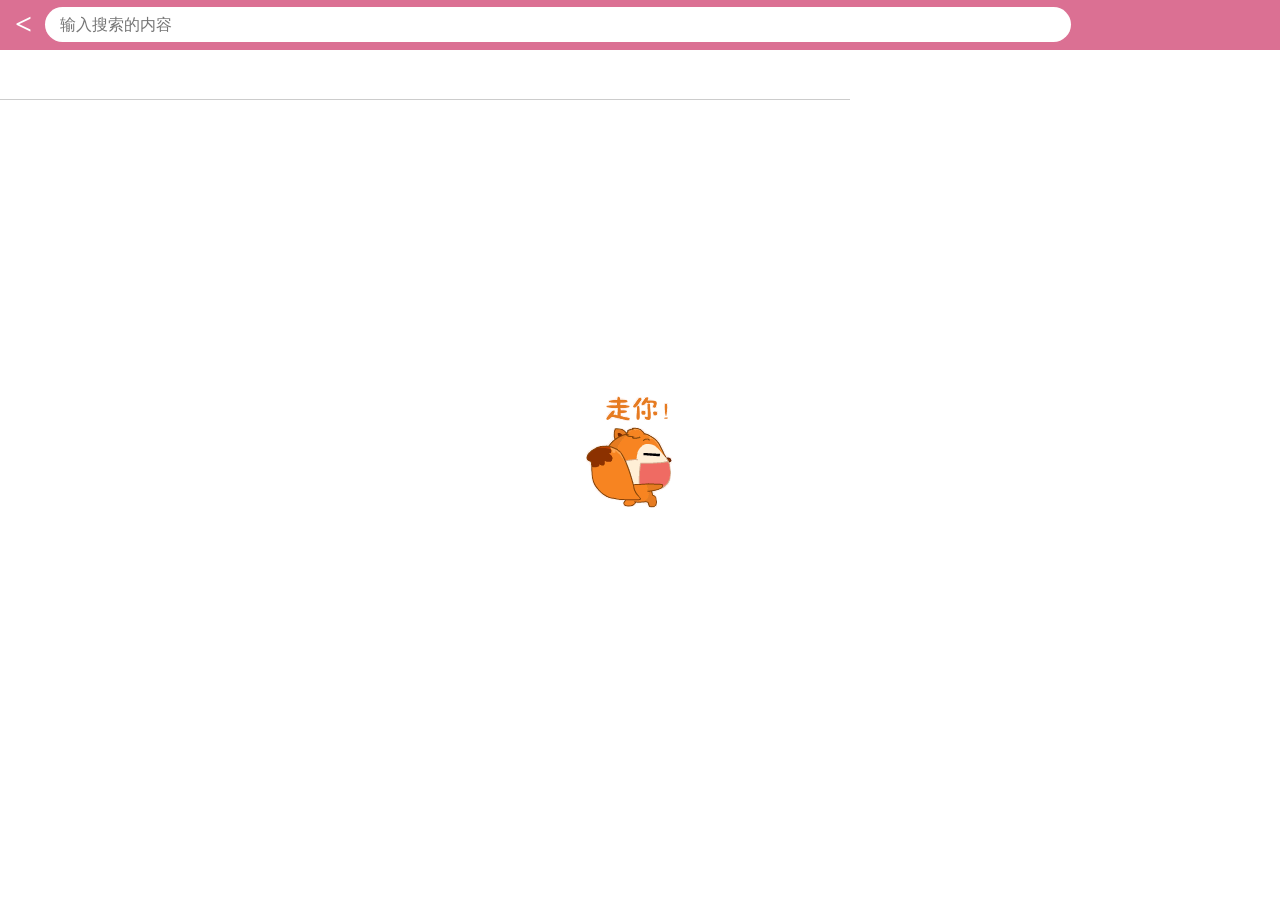
<file: news/xinwen.html>
<!doctype html>
<html lang="en">
<head>
    <meta charset="UTF-8">
    <meta name="viewport"
          content="width=device-width, user-scalable=no, initial-scale=1.0, maximum-scale=1.0, minimum-scale=1.0">
    <meta http-equiv="X-UA-Compatible" content="ie=edge">
    <title>news</title>
    <script src="rem.js"></script>
    <link rel="stylesheet" href="news.css">
    <script src="jquery-3.2.1.js"></script>
    <script src="iscroll.js"></script>
</head>
<body>
<section class="search">
    <span id="fh">&lt;</span>
    <input type="text"placeholder="输入搜索的内容">
</section>
<div id="wrapper">
    <div id="scroller">
        <ul>

        </ul>
    </div>
</div>
<img src="138176_1421913301nlou.gif" alt="" id="gd">
    <ul class="content">

    </ul>
<div id="add">点击加载更多...</div>
</body>
</html>
<script src="news.js"></script>
</file>
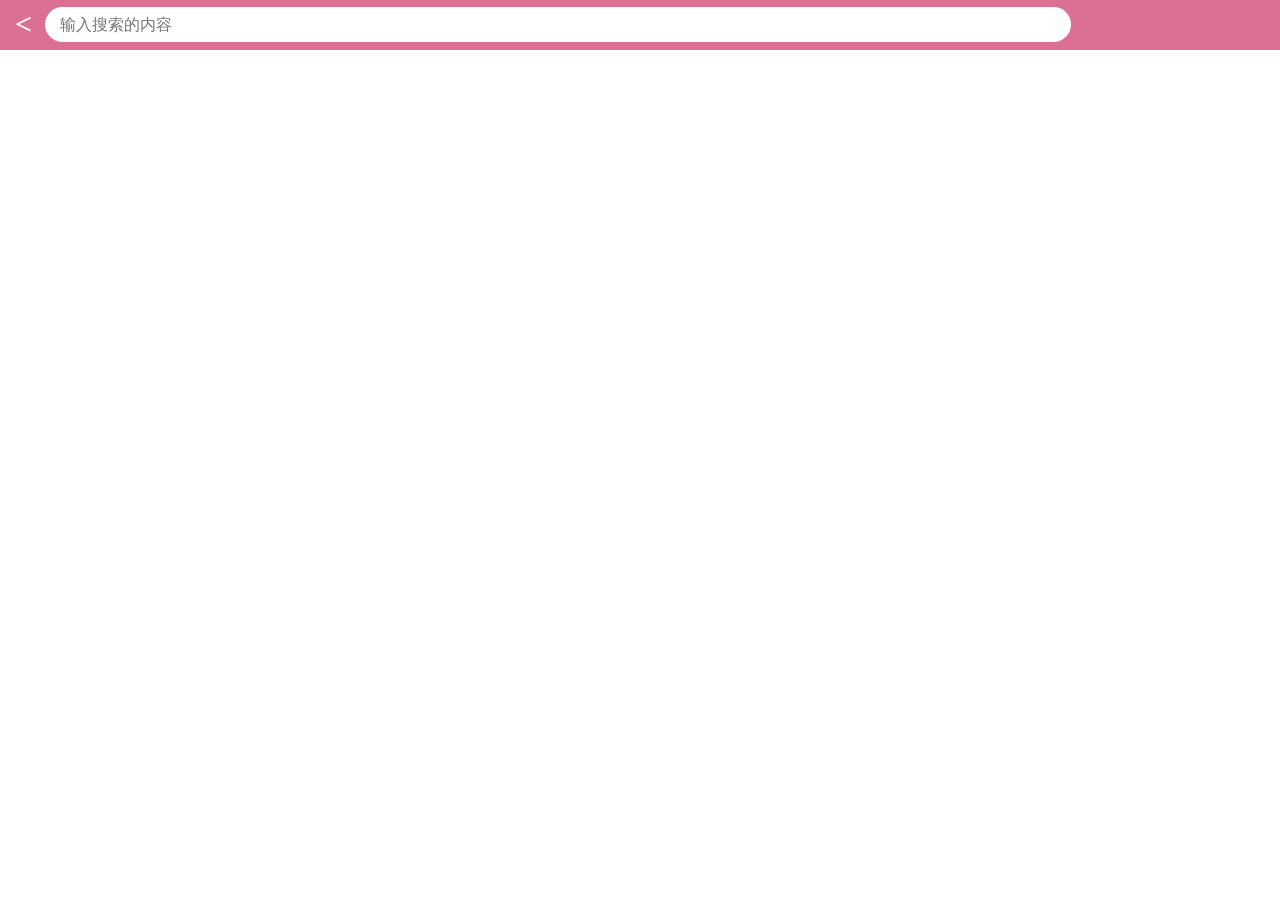
<file: news/xinwen2.html>
<!doctype html>
<html lang="en">
<head>
    <meta charset="UTF-8">
    <meta name="viewport"
          content="width=device-width, user-scalable=no, initial-scale=1.0, maximum-scale=1.0, minimum-scale=1.0">
    <meta http-equiv="X-UA-Compatible" content="ie=edge">
    <title>news2</title>
    <script src="rem.js"></script>
    <link rel="stylesheet" href="news2.css">
    <script src="jquery-3.2.1.js"></script>
    <script src="iscroll.js"></script>
</head>
<body>
<section class="search">
    <span id="fh">&lt;</span>
    <input type="text"placeholder="输入搜索的内容">
</section>

<img src="138176_1421913301nlou.gif" alt="" id="gd">
    <ul class="content">
<div class="history"></div>
    </ul>
</body>
</html>
<script src="news2.js"></script>
</file>
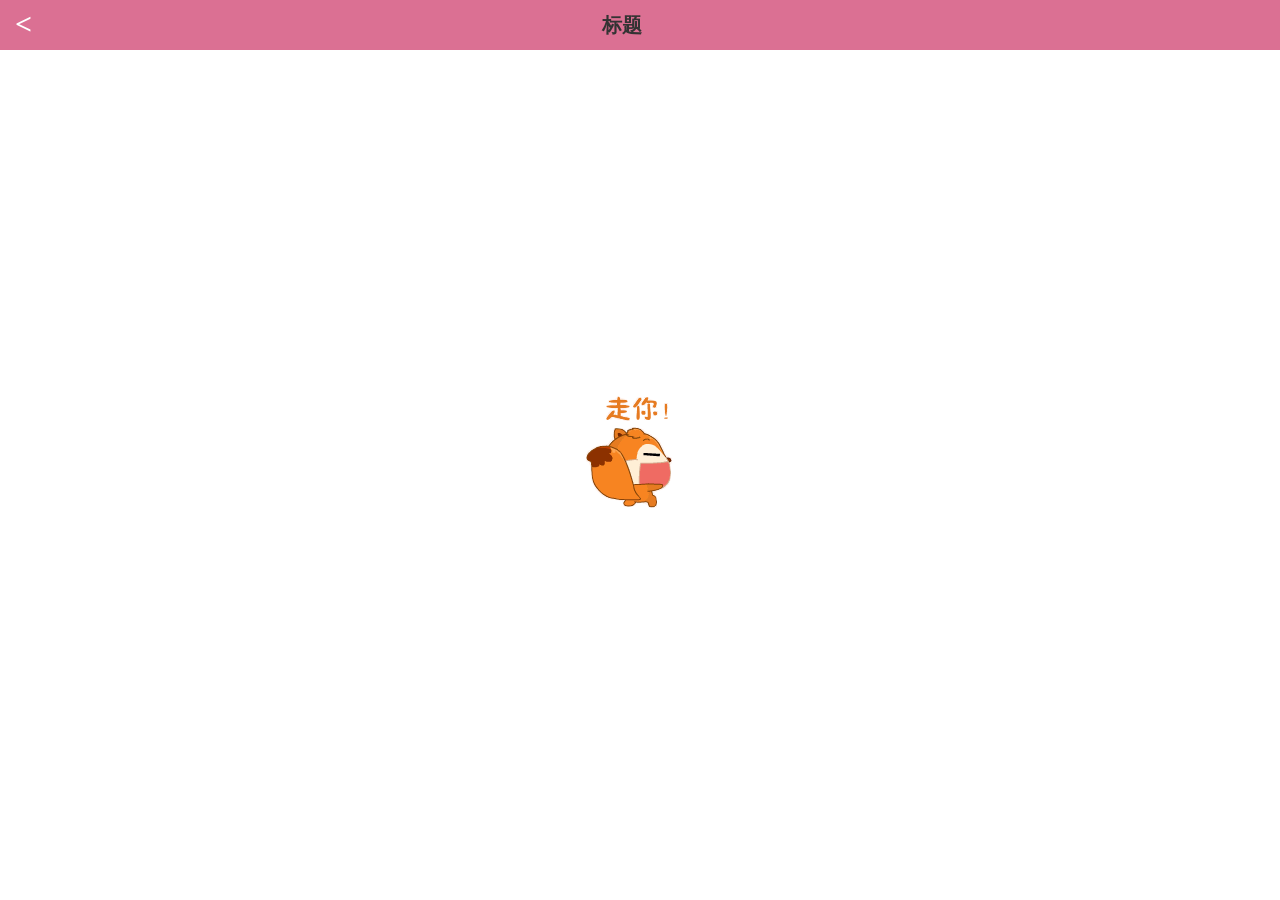
<file: news/xinwen3.html>
<!doctype html>
<html lang="en">
<head>
    <meta charset="UTF-8">
    <meta name="viewport"
          content="width=device-width, user-scalable=no, initial-scale=1.0, maximum-scale=1.0, minimum-scale=1.0">
    <meta http-equiv="X-UA-Compatible" content="ie=edge">
    <title>news</title>
    <script src="rem.js"></script>
    <link rel="stylesheet" href="news3.css">
    <script src="jquery-3.2.1.js"></script>
    <script src="iscroll.js"></script>
</head>
<body>
<section class="search">
    <span id="fh">&lt;</span>
    <h3 id="bt">标题</h3>
</section>

<img src="138176_1421913301nlou.gif" alt="" id="gd">
    <ul class="content">

    </ul>
</body>
</html>
<script src="news3.js"></script>
</file>
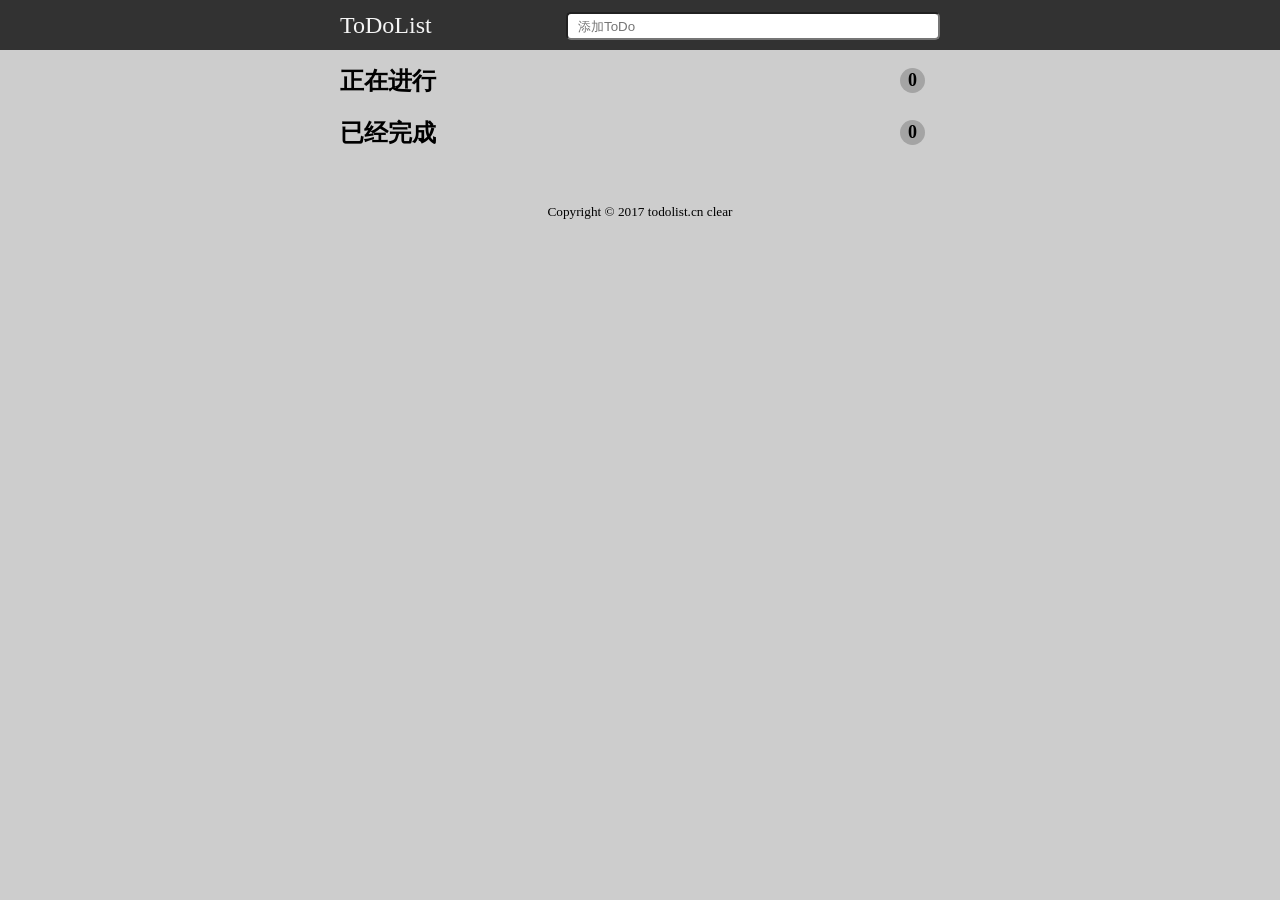
<file: TODOList/11.23.html>
<!DOCTYPE html>
<html lang="en">
<head>
    <meta charset="UTF-8">
    <title>Title</title>
    <link rel="stylesheet" href="11.23.css">
    <script src="jquery-3.2.1.js"></script>
</head>
<body>
<header>
    <div class="box">
        <span>ToDoList</span>
        <input type="text" class="tj" placeholder="添加ToDo" id="input">
    </div>
</header>
<main>
    <div class="doing">
        <h2 class="section1">正在进行<div class="num">0</div></h2>
        <ul></ul>

    </div>
    <div class="done">
        <h2 class="section2">已经完成<div class="num">0</div></h2>
        <ul></ul>

        <h5>Copyright © 2017 todolist.cn clear</h5>

    </div>
</main>
</body>
</html>
<script src="11.23.js"></script>
</file>
<file: 中国移动/css/index.css>
/*
* @Author: Administrator
* @Date:   2017-10-07 22:24:56
* @Last Modified by:   Administrator
* @Last Modified time: 2017-11-15 19:23:45
*/
*{
	margin: 0;
	padding: 0;
	list-style:none;
}
a{
	text-decoration: none;
	font-family: "微软雅黑","宋体",sans-serif;
}
body{
	background: #ffffff;
}
img{
	/* 为了兼容IE6 */
	border: 0; 
}
/* ====================头部开始===================== */
.toubu{
	width: 100%;
	height: 24px;
	border-bottom: 1px solid #ececec;
	background: #f6f6f6;
}
.toubu-box{
	width: 1200px;
	height: 24px;
	margin: 0 auto;
}
.toubu-boxz{
	width: 142px;
	height: 24px;
	float: left;
}
.zuo-hz{
	width: 70px;
	height: 24px;
	border-right: 1px solid #ececec;
	float: left;
	text-align: center;
}
.zuo-hz a{
	font-size: 12px;
	color: #888888;
}
.zuo-hz a:hover{
	color: #25b2fe;
}
.toubu-boxy{
	width: 645px;
	line-height: 14px;
	float: right;
	margin-top: 5px;
}
.toubu-boxy li{
	float: right;
	padding-right: 8px;
	padding-left: 8px;
	border-right: 1px solid #e1dde1;
	font-size: 12px;
}
.toubu-boxy li a{
	color: #888888;	
}
.toubu-boxy li:first-child{
	border-right: 0px;
}
.toubu-boxy li:last-child{
	background: url('../img/dl.png') no-repeat;
}
.toubu-boxy li:last-child a{
	color: #e40077;
}
.toubu-boxy li a:hover{
	color: #25b2fe;
}
.toubu-boxy li img{
	width: 30px;
	height: 12px;
}
.tb-sjyd{
	width: 100px;
	height: 24px;
	float: left;
	position: relative;
}
.yd-ewm{
	display: block;
	width: 160px !important;
	height: 160px !important;
	position: absolute;
	top: 24px;
	left: -8px;
	z-index: 99;
	display: none;
}
.toubu-boxy li:nth-child(5){
	margin-top: -5px;
	border-right: 0px;
	line-height: 24px;
	background: url('../img/sj.png') no-repeat 8px center;
}
.toubu-boxy li:nth-child(5):hover{
	background: #ffffff;
}
/* ====================头部结束===================== */
/* ====================搜索开始===================== */
.sousuo{
	width: 1200px;
	height: 92px;
	background: #ffffff;
	margin: 0 auto;
}
.sousuo-zuotu{
	width: 230px;
	height: 42px;
	float: left;
	margin-top: 25px;
}
.sousuo-zuodz{
	width: 	80px;
	line-height: 92px;
	float: left;
	font-size: 14px;
	color: #333333;
	text-align: center;
}
.sousuo-youss{
	width: 575px;
	height: 92px;
	float: left;
	margin-left: 265px;
}
.sousuo-kuan{
	width: 575px;
	height: 36px;
	float:left;	
	margin-top: 15px;
}
.sousuo-zuo{
	width: 480px;
	height: 32px;
	float: left;
	padding-left: 10px;
	border: 2px solid #dfdfdf; 
}
.sousuo-zuo{
	border-right: 0px;
}
.sousuo-zuo:focus{
	outline: none;
}
.sousuo-you{
	width: 83px;
	height: 36px;
	border-top-left-radius:2px;
	border-top-right-radius:2px;
	border-bottom-left-radius:2px;
	border-bottom-right-radius:2px;
	float: left;
	background: #25b2fe;
	font-size: 14px;
	color: #ffffff;
	text-align: center;
	line-height: 36px;
}
.sousuo-button{
	width: 500px;
	height: 20px;
	float: left;
	background: #ffffff;
	margin-top: 8px;
}
.sousuo-button li{
	float: left;
	padding-right: 16px;
	font-size: 12px;	
}
.sousuo-button li a{
	color: #666666;
}
.sousuo-button li:first-child a,.sousuo-button li:nth-child(3) a,.sousuo-button li:last-child a{
	color: #e40077;
}
.sousuo-button li a:hover{
	color: #0085d0;
	text-decoration: underline;
}
/* ====================搜索结束===================== */
/* ====================导航开始===================== */
.daohang{
	width: 1200px;
	height: 40px;
	background: #ffffff;
	margin: 0 auto;
	position: relative;
}
.daohang-xbox1{
	width: 159px;
	line-height: 38px;
	background: #e4e4e4;
	float: left;
	border-top: 2px solid #e4e4e4;
	margin-right: 1px;
	font-size: 16px;
	color: #666666;
	text-align: center;
}
.nav-xl{
	width: 1200px;
	height: 40px;
	background:#f5f5f5;
	position: absolute;
	top: 40px;
	left:0;
	z-index: 99;
	display: none;
}
.nav-xl li{
	width: calc(100% / 7);
	line-height: 40px;
	float: left;
	font-size: 14px;
	text-align: center;
}
.nav-xl li:hover{
	color: #0085d0;
}
.daohang-xbox2{
	width: 259px;
	line-height: 38px;
	background: #e4e4e4;
	float: left;
	border-top: 2px solid #e4e4e4;
	margin-right: 1px;
	font-size: 16px;
	color: #666666;
	text-align: center;
}
.daohang-xbox2:hover{
	border-top: 2px solid #0085d0;
	background: #f3f3f3;
	color: #0085d0;
}
.daohang-xbox1:hover{
	border-top: 2px solid #0085d0;
	background: #f3f3f3;
	color: #0085d0;
}
/* ====================导航结束===================== */
/* ====================banner开始===================== */
.banner{
	width: 1200px;
	height: 350px;
	background: #ffffff;
	margin: 0 auto;
	padding-top: 5px;
}
.banner-zuo{
	width: 158px;
	height: 348px;
	float: left;
	border: 1px solid #b8d9e9;

}
.banner-zuo h1{
	width: 138px;
	line-height: 24px;
	border-bottom: 1px solid #b8d9e9;
	text-align: center;
	font-size: 12px;
	font-weight: normal;
	margin-left: 10px;
}
.banner-zuo h1 a{
	color: #333333;
}
.banner-zuo li{
	width: 138px;
	line-height: 44px;
	border-bottom: 1px solid #b8d9e9;
	margin-left: 10px;
}
.banner-zuo li:last-child{
	border-bottom: 0px;
}
.banner-zuo li a{
	font-size: 14px;
	color: #333333;
}
.banner-zuo li a:hover{
	color: #00add1;
}
.banner-zuo h1 a:hover{
	color: #00add1;
}
.banner-zuo li img{
	display: block;
	float: left;
	width: 21px;
	height: 21px;
    padding: 11px 10px 0 25px;
}
.banner-zhong{
	width: 740px;
	height: 350px;
	float: left;
	margin-right: 10px;
	margin-left: 10px;
	position: relative;
	overflow: hidden;
}
.banner-dian{
	width: 170px;
	height: 15px;
	/* background: pink; */
	position: absolute;
	right: 285px;
	bottom: 7px;
	z-index: 999;
}
.banner-dian .dian-dg{
	width: 15px;
	height: 15px;
	background: #d3afbd;
	float: left;
	margin-right: 10px;
	border-radius: 50%;
	cursor: pointer;
}
.banner-dian .dian-dg:last-child{
	margin-right: 0px;
}
.banner-dian .dian-dg:hover{
	background: #e80375;
}
.ban-zhong{
	position: absolute;
	top: 0;
	left: 740px;
}
.banner-zhong li a img{
	width: 740px;
	height: 350px;
}
.banner-zbs{
	width: 30px;
	height: 68px;
	background: rgba(0, 0, 0, 0.3);
	position: absolute;
	top: 0;
	bottom: 0;
	margin-top: auto;
	margin-bottom: auto;
	left: 0px;
	font-size: 20px;
	color: #ffffff;
	text-align: center;
	line-height: 69px;
	/* 鼠标变手 */
	cursor: pointer;
}
.banner-zbs:hover{
	background: rgba(0, 0, 0, 0.5);
}
.banner-ybs{
	width: 30px;
	height: 68px;
	background: rgba(0, 0, 0, 0.3);
	/* 链接父类 */
	position: absolute;
	top: 0;
	bottom: 0;
	margin-top: auto;
	margin-bottom: auto;
	right:0;
	font-size: 20px;
	color: #ffffff;
	text-align: center;
	line-height: 69px;
	/* 鼠标变手 */
	cursor: pointer;
}
.banner-ybs:hover{
	background: rgba(0, 0, 0, 0.5);
}

.banner-you{
	width: 278px;
	height: 348px;
	float: left;
	border: 1px solid #b8d9e9;
	margin: 0 auto;
}
.banber-yous{
	width: 276px;
	height: 166px;
	float: left;
	margin-top: 4px;
	margin-bottom: 4px;
}
.banber-yous li{
	width: 80px;
	height: 36px;
	float: left;
	text-align: center;
	padding-top: 20px;
	padding-bottom: 20px;
	padding-left: 5px;
	padding-right: 5px;
}
.banber-yous li a{
	font-size: 12px;
	color: #333333;
}
.banber-yous li:hover img{
	width:38px;
	height: 38px;
}
.banber-youx{
	width: 276px;
	height: 166px;
	float: left;
	margin-top: 9px;
	margin-bottom: 4px;
}
.banner-yp{
	width: 240px;
	height: 20px;
	float: left;
	padding-right: 18px;
	padding-left: 18px;
	margin-top: 10px;
}
.banner-yp span{
	line-height: 20px;
	float: right;
	font-size: 12px;
	color: #ff0000;
	font-weight: bold;
}
.banner-yp a{
	line-height: 20px;
	float: left;
	font-size: 14px;
	color: #333333;
	font-weight: bold;
}
.banner-yp a:hover{
	text-decoration:underline;
}
.banner-ep{
	width: 244px;
	height: 34px;
	float: left;
	padding-right: 18px;
	padding-left: 18px;
	margin-top: 10px;
}
.banner-ep .ep-sjhm{
	width: 232px;
	height: 34px;
	border: 1px solid #dadada;
	border-top-left-radius:3px;
	border-top-right-radius:3px;
	border-bottom-left-radius:3px;
	border-bottom-right-radius:3px;
	padding-left: 10px;
	
}
.banner-sp{
	width: 244px;
	height: 34px;
	float: left;
	padding-right: 18px;
	padding-left: 18px;
	margin-top: 10px;
}
.sp-jine{
	width: 42px;
	line-height: 34px;
	float: left;
	border: 1px solid #dadada;
	border-top-left-radius:4px;
	border-top-right-radius:4px;
	border-bottom-left-radius:4px;
	border-bottom-right-radius:4px;
	font-size: 12px;
	color: #666666;
	text-align: center;
	margin-right: 6px;
}
.banner-sp a:last-child .sp-jine{
	margin-right: 0px;
}
.sp-jine:hover{
	color: #ffffff;
	background: #e40077;
	border: 1px solid #e40077;
}
.banner-ip{
	width: 240px;
	height: 35px;
	float: left;
	padding-right: 18px;
	padding-left: 18px;
	margin-top: 10px;
}
.ip-hz{
	width: 90px;
	line-height: 35px;
	margin: 0 auto;
	background: #33acfb;
	border-top-left-radius:4px;
	border-top-right-radius:4px;
	border-bottom-left-radius:4px;
	border-bottom-right-radius:4px;
	text-align: center;
	font-size: 12px;
	color: #ffffff;
}
/* ====================banner结束===================== */
/* ====================滚动开始===================== */
.gundong{
	width: 1200px;
	height: 180px;
	margin: 0 auto;
	padding-top: 10px;
}
.gundong-box{
	width: 1200px;
	height: 180px;
	background: #dfdfdf;
	position: relative;
	overflow: hidden;

}
.gundong-bbb{
	width: 2500px;
	height: 180px;
	background: #dfdfdf;
	transition: 2s;
}
.gundong-xbox{
	width: 285px;
	height: 160px;
	background: #ffffff;
	float: left;
	margin-top: 10px;
	margin-bottom: 10px;
	margin-right: 7.5px;
	margin-left: 7.5px;
}
.gundong-xbox h1{
	font-size: 18px;
	margin-top: 6px;
	margin-left: 20px;
	color: #333333;
}
.gundong-xbox h2{
	font-size: 12px;
	margin-top: 5px;
	margin-left: 20px;
	font-weight: normal;
	color: #666666;
}
.gundong-xbox img{
	float: right;
}
.gd-zbs{
	width: 28px;
	height: 35px;
	background: rgba(0, 0, 0, 0.3);
	position: absolute;
	top: 0;
	bottom: 0;
	margin-top: auto;
	margin-bottom: auto;
	left: 0px;
	font-size: 20px;
	color: #ffffff;
	text-align: center;
	line-height: 35px;
	/* 鼠标变手 */
	cursor: pointer;
}
.gd-zbs:hover{
	background: rgba(0, 0, 0, 0.5);
}
.gd-ybs{
	width: 28px;
	height: 35px;
	background: rgba(0, 0, 0, 0.3);
	/* 链接父类 */
	position: absolute;
	top: 0;
	bottom: 0;
	margin-top: auto;
	margin-bottom: auto;
	right:0;
	font-size: 20px;
	color: #ffffff;
	text-align: center;
	line-height: 35px;
	/* 鼠标变手 */
	cursor: pointer;
}
.gd-ybs:hover{
	background: rgba(0, 0, 0, 0.5);
}
/* ====================滚动结束===================== */
/* ====================优惠开始===================== */
.youhui{
	width: 1200px;
	height: 425px;
	background: #ffffff;
	margin: 0 auto;
	padding-top: 10px;
}
.youhui-bt{
	width: 1198px;
	height: 47px;
	float: left;
	background: #ffffff;
	border-top: 1px solid #dfdfdf;
	border-left: 1px solid #dfdfdf;
	border-right: 1px solid #dfdfdf;
}
.youhui-bt h1{
	line-height: 47px;
	float: left;
	font-size: 14px;
	color: #0085d0;
	margin-left: 25px;
}
.youhui-bt a{
	float: right;
	font-size: 12px;
	color: #666666;
	line-height: 47px;
	margin-right: 25px;
}
.youhui-bt a:hover{
	color: #33acfb;
	text-decoration:underline;
}
.youhui-nr{
	width: 1198px;
	height: 375px;
	background: #ffffff;
	float: left;
	border: 1px solid #dfdfdf;
}
.yhnr-zuo{
	width: 300px;
	height: 375px;
	float: left;
	border-right: 1px solid #dfdfdf;
}
.yhnr-zuo a img{
	width: 300px;
	height: 375px;
}
.yhnr-you{
	width: 897px;
	height: 375px;
	float: left;
}
.yhyou-xbox{
	width: 298px;
	height: 187px;
	float: left;
	border-bottom: 1px solid #dfdfdf;
	border-right: 1px solid #dfdfdf;
}
.yhyou-xbox h1{
	font-size: 18px;
	margin-top: 6px;
	margin-left: 20px;
	color: #333333;
	font-weight: normal;
}
.yhyou-xbox h2{
	font-size: 12px;
	margin-top: 5px;
	margin-left: 20px;
	font-weight: normal;
	color: #666666;
}
.yhyou-xbox img{
	margin-top: 6px;
	float: right;
}
.yhyou-xbox img:hover{
	transition: all 1s;
	transform:translateX(-20px);
}
.yhnr-you a:nth-child(2) div,.yhnr-you a:nth-child(4) div,.yhnr-you a:last-child div{
	background: #efefef;
}
/* ====================优惠结束===================== */
/* ====================手机开始===================== */
.shouji{
	width: 1200px;
	height: 435px;
	background: #ffffff;
	margin: 0 auto;
	padding-top: 10px;
}
.shouji-bt{
	width: 1198px;
	height: 47px;
	float: left;
	background: #ffffff;
	border-top: 1px solid #dfdfdf;
	border-left: 1px solid #dfdfdf;
	border-right: 1px solid #dfdfdf;
}
.shouji-bt h1{
	line-height: 47px;
	float: left;
	font-size: 14px;
	color: #0085d0;
	margin-left: 25px;
}
.shouji-bt a{
	float: right;
	font-size: 12px;
	color: #666666;
	line-height: 47px;
	margin-right: 25px;
}
.shouji-bt a:hover{
	color: #33acfb;
	text-decoration:underline;
}
.shouji-nr{
	width: 1198px;
	height: 385px;
	background: #ffffff;
	float: left;
	border: 1px solid #dfdfdf;
}
.sjnr-xbox{
	width: 298px;
	height: 385px;
	float: left;
	border-right: 1px solid #dfdfdf;
}
.shouji-nr a:last-child div{
	border-right: 0px;
}
.sjnr-xbox h1{
	font-size: 14px;
	margin-top: 25px;
	margin-left: 20px;
	color: #666666;
	font-weight: normal;
}
.sjnr-xbox h2{
	font-size: 12px;
	margin-top: 5px;
	margin-left: 20px;
	font-weight: normal;
	color: #0085d0;
}
.sjnr-xbox h3{
	font-size: 16px;
	margin-top: 15px;
	margin-left: 25px;
	color: #ef33a2;
}
.sjnr-xbox img{
	margin-top: 6px;
	float: right;
}
.sjnr-xbox img:hover{
	transition: all 1s;
	transform:translateX(-20px);
}
/* ====================手机结束===================== */
/* ====================业务开始===================== */
.yewu{
	width: 1200px;
	height: 425px;
	background: #ffffff;
	margin: 0 auto;
	padding-top: 10px;
}
.yewu-bt{
	width: 1198px;
	height: 47px;
	float: left;
	background: #ffffff;
	border-top: 1px solid #dfdfdf;
	border-left: 1px solid #dfdfdf;
	border-right: 1px solid #dfdfdf;
}
.yewu-bt h1{
	line-height: 47px;
	float: left;
	font-size: 14px;
	color: #0085d0;
	margin-left: 25px;
}
.yewu-bt a{
	float: right;
	font-size: 12px;
	color: #666666;
	line-height: 47px;
	margin-right: 25px;
}
.yewu-bt a:hover{
	color: #33acfb;
	text-decoration:underline;
}
.yewu-nr{
	width: 1198px;
	height: 375px;
	background: #ffffff;
	float: left;
	border: 1px solid #dfdfdf;
}
.ywnr-zuo{
	width: 300px;
	height: 375px;
	float: left;
	border-right: 1px solid #dfdfdf;
}
.ywnr-zuo a img{
	width: 300px;
	height: 375px;
}
.ywnr-you{
	width: 897px;
	height: 375px;
	float: left;
}
.ywyou-xbox{
	width: 298px;
	height: 187px;
	float: left;
	border-bottom: 1px solid #dfdfdf;
	border-right: 1px solid #dfdfdf;
}
.ywyou-xbox h1{
	font-size: 18px;
	margin-top: 6px;
	margin-left: 20px;
	color: #333333;
	font-weight: normal;
}
.ywyou-xbox h2{
	font-size: 12px;
	margin-top: 5px;
	margin-left: 20px;
	font-weight: normal;
	color: #666666;
}
.ywyou-xbox img{
	margin-top: 6px;
	float: right;
}
.ywyou-xbox img:hover{
	transition: all 1s;
	transform:translateX(-20px);
}
/* ====================业务结束===================== */
/* ====================公告开始===================== */
.gonggao{
	width: 1200px;
	height: 38px;
	padding-top: 10px;
	margin: 0 auto;
}
.gonggao-box{
	width: 1198px;
	line-height: 36px;
	border: 1px solid #dfdfdf;
	font-size: 14px;
}
.gonggao-box img{
	width: 20px;
	height: 14px;
	margin-left: 20px;
}
.gg-wz1{
	margin-left: 10px;
	color: #666666;
}
.gg-wz2{
	margin-left: 15px;
	color: #0085d0;
}
.gonggao-box span{
	font-size: 14px;
	color: #cccccc;
	margin-left: 35px;
	margin-right: 130px;
}
.gg-wz1:hover{
	color: #0085d0;
	text-decoration:underline;
}
.gg-wz2:hover{
	text-decoration:underline;
}
/* ====================公告结束===================== */
/* ====================动态开始===================== */
.dongtai{
	width: 1200px;
	height: 98px;
	margin: 0 auto;
	padding-top: 10px;
}
.dongtai-box{
	width: 1198px;
	height: 96px;
	border: 1px solid #dfdfdf;
}
.dongtai-xbox img{
	float: left;
	width: 85px;
	height: 27px;
	padding-left: 12px;
	padding-top: 7px;
}
.dongtai-xbox a{
	float: right;
	font-size: 12px;
	color: #666666;
	line-height: 45px;
	margin-right: 25px;
}
.gg-nr li{
	width: 596px;
	height: 25px;
	float: left;
}
.gg-nr li a{
	font-size: 14px;
	color: #666666;
	margin-left: 35px;
}
.gg-nr li span{
	font-size: 12px;
	color: #cccccc;
	margin-left: 50px;
}
.gg-nr li a:hover{
	color: #0085d0;
}
/* ====================动态结束===================== */
/* ====================辅助导航开始===================== */
.fuzhu{
	width: 1200px;
	height: 231px;
	margin: 0 auto;
	padding-top: 10px;
}
.fuzhu-box{
	width: 1198px;
	height: 229px;
	border: 1px solid #dfdfdf;
}
.fuzhu-nr{
	width: 1163px;
	height: 189px;
	padding: 20px 0 20px 35px;
}
.fuzhu-nr li{
	width: 232px;
	height: 189px;
	float: left;
}
.fuzhu-nr li dt{
	width: 232px;
	height: 27px;
}
.fuzhu-nr li dt a{
	font-size: 14px;
	color: #666666;
	font-weight: bold;	
}
.fuzhu-nr li dd{
	width: 232px;
	height: 27px;
}
.fuzhu-nr li dd a{
	font-size: 14px;
	color: #666666;
}
.fuzhu-nr li dd a:hover{
	color: #0085d0;
	text-decoration:underline;
}
/* ====================辅助导航结束===================== */
/* ====================底部开始===================== */
.dibu{
	width: 1200px;
	height: 200px;
	margin: 0 auto;
	padding-top: 30px;
}
.dibu .db-yipai{
	text-align: center;
	font-size: 12px;
	color: #8c338c;
}
.dibu .db-yipai a{
	font-size: 12px;
	color: #666666;
}
.dibu .db-yipai a:hover{
	color: #0085d0;
	text-decoration:underline;
}
.dibu .db-erpai{
	text-align: center;
	font-size: 12px;
	color: #333333;
	margin-top: 10px;
}
.dibu .db-erpai a{
	font-size: 12px;
	color: #666666;
}
.dibu .db-erpai a:hover{
	color: #0085d0;
	text-decoration:underline;
}
.db-sspai{
	text-align: center;
	font-size: 12px;
	color: #333333;
	margin-top: 15px;
}
.kxwz{
	width: 250px;
	height: 50px;
	margin: 0 auto;
	margin-top: 15px;
}
.kxwz a{
	display: block;
	float: right;
	line-height: 50px;
	font-size: 12px;
	color: #666666;
}
.kxwz a:hover{
	color: #0085d0;
	text-decoration:underline;
}

/* 扫黄打非 */
.shdf{
	position:fixed;
	bottom: 320px;
	right: 0px;
	z-index: 999;
}
/* 在线客服 */
.zxkf{
	position:fixed;
	bottom: 200px;
	right: -85px;
	z-index: 999;
}
</file>
<file: 天猫网站/css/index.css>
/* 通用选择器 */
*{
	padding: 0;
	margin: 0;
	list-style: none;
}
/* a标签去除下划线 */
a{
	text-decoration: none;
}


/* iconfont链接 */
@font-face {
  font-family: 'iconfont';  /* project id 432141 */
  src: url('http://at.alicdn.com/t/font_432141_0evsdovnr7m34n29.eot');
  src: url('http://at.alicdn.com/t/font_432141_0evsdovnr7m34n29.eot?#iefix') format('embedded-opentype'),
  url('http://at.alicdn.com/t/font_432141_0evsdovnr7m34n29.woff') format('woff'),
  url('http://at.alicdn.com/t/font_432141_0evsdovnr7m34n29.ttf') format('truetype'),
  url('http://at.alicdn.com/t/font_432141_0evsdovnr7m34n29.svg#iconfont') format('svg');
}
.iconfont{
	font-family: 'iconfont';
    font-size: 16px;
    color: #aeb3b3;
    font-style: normal;
    margin-left: 14px;
    line-height: 31.25px;
}
.cr{
	background: red;
}
#ding {
    width: 100%;
    height: 0;
    background: #ff5577;
    position: fixed;
    top: 0;
    left: 0;
    transition: 1s;
}
/* ========================全局样式结束==================== */
/* ========================页面顶部开始==================== */
.dingbu{
	width: 100%;
	height: 32px;
	background: #f2f2f2;
	border-bottom: 1px solid #e5e5e5;
}
.header-top{
	width: 1230px;
	height: 32px;
	margin: 0 auto;
}
.headtop-zuo{
	width: 300px;
	height: 32px;
	float: left;
}
.headtop-zuo li{
	float: left;
	margin-right: 20px;
	font-size: 12px;
	line-height: 32px;
	color: #999999;
}
.headtop-zuo li a{
	color: #999999;
}
.headtop-zuo li a:hover{
	color: #ff0036;
}
.headtop-you{
	width:655px;
	height: 32px;
	float: right;
}
.headtop-you li{
	float: left;
	padding-left: 10px;
	padding-right: 10px;
	line-height: 12px;
	margin-top: 10px;
	position: relative;
}

#wzdh{
	width: 1160px;
	height: 0px;
	background: #fff;
	position: absolute;
	top: 26px;
	right: 0;
	z-index: 99;
	display: flex;
	/* border-bottom: 0.1px solid rgba(0, 0, 0, 0.1); */
	border-left: 0.1px solid rgba(0, 0, 0, 0.1);
	border-right: 0.1px solid rgba(0, 0, 0, 0.1);
	transition: 0.5s;
	overflow: hidden;
	/* opacity: 0; */
}
.wzdh-box1{
	width: 291px;
	height: 100%;
	display: flex;
	flex-wrap: wrap;
	justify-content:space-between;
	align-content:space-around;
	border-right: 0.1px solid rgba(0, 0, 0, 0.1);
}
.wzdh-box1 p{
	width: 100%;
	padding-left: 15px;
	line-height:30px;
	color: #ff0036;
}
.wzdh-box1 a{
	width: 81px;
	padding-left: 15px;
	line-height: 30px;
}
.wzdh-box1 a:hover{
	color: #ff0036!important;
	text-decoration: underline;
}
.wzdh-box2 a:hover{
	color: #ff0036!important;
	text-decoration: underline;
}
.wzdh-box3 a:hover{
	color: #ff0036!important;
	text-decoration: underline;
}
.wzdh-box4 a:hover{
	color: #ff0036!important;
	text-decoration: underline;
}
.wzdh-box2{
	width: 388px;
	height: 100%;
	display: flex;
	flex-wrap: wrap;
	justify-content:space-between;
	align-content:space-around;
	border-right: 0.1px solid rgba(0, 0, 0, 0.1);
}
.wzdh-box2 p{
	width: 100%;
	padding-left: 15px;
	line-height:30px; 
	color: #00C5CD;
}
.wzdh-box2 a{
	width: 81px;
	padding-left: 15px;
	line-height: 30px;
}
.wzdh-box3{
	width: 291px;
	height: 100%;
	display: flex;
	flex-wrap: wrap;
	justify-content:space-between;
	align-content:space-around;
	border-right: 0.1px solid rgba(0, 0, 0, 0.1);
}
.wzdh-box3 p{
	width: 100%;
	margin-left: 15px;
	line-height:30px; 
}
.wzdh-box3 a{
	width: 81px;
	line-height: 30px;
	padding-left: 15px;
}
.wzdh-box4{
	width: 194px;
	height: 100%;
	display: flex;
	flex-wrap: wrap;
	justify-content:space-between;
	align-content:space-around;
}
.wzdh-box4 p{
	width: 100%;
	padding-left: 15px;
	line-height:30px; 
	color: #666;
}
.wzdh-box4 a{
	width:100%;
	padding-left: 15px;
	line-height: 30px;
}






#sjzc{
	width: 140px;
	height: auto;
	background:#fff;
	position: absolute;
	top: 26px;
	right: 0;
	z-index: 99;
	display: none;
}
.sjzc-t{
	padding: 0 10px;
	width: calc(100% - 20px);
	height:auto;
	display: flex;
	flex-wrap: wrap;
	align-content:space-around;
	justify-content:space-around;
	padding-bottom: 10px;
	border-bottom: 1px dashed #999;
}
.sjzc-t h5{
	width: 100%;
	line-height: 30px;
	font-size: 12px;
}
.sjzc-t a{
	width: 60px;
	line-height: 38px;
	display: flex;
	justify-content:center;
	align-items: center;
}



#swx{
	display: block;
	position: absolute;
	top: 20px;
	left: -40px;
	z-index: 99;
	border-bottom: 0.1px solid rgba(0, 0, 0, 0.1);
	border-left: 0.1px solid rgba(0, 0, 0, 0.1);
	border-right: 0.1px solid rgba(0, 0, 0, 0.1);
	display: none;
}
#wdsc{
	width: 100px;
	height: 80px;
	background: #fff;
	position: absolute;
	top: 26px;
	left: 0;
	z-index: 99;
	display: flex;
	flex-wrap: wrap;
	justify-content: center;
	align-items: center;
	display: none;
	border-bottom: 0.1px solid rgba(0, 0, 0, 0.1);
}
#wdsc a{
	display: block;
	width: 100%;
	height: 50%;
	font-size: 12px;
	text-align: center;
	color: #666;
	text-decoration:underline;
}
#wdsc a:hover{
	color: #ff0036;
}
#wdtb{
	width: 100px;
	height: 80px;
	background: #fff;
	position: absolute;
	top: 26px;
	left: 0;
	z-index: 99;
	display: flex;
	flex-wrap: wrap;
	justify-content: center;
	align-items: center;
	display: none;
	border-bottom: 0.1px solid rgba(0, 0, 0, 0.1);
}
#wdtb a{
	display: block;
	width: 100%;
	height: 50%;
	font-size: 12px;
	text-align: center;
	color: #666;
	text-decoration:underline;

}
#wdtb a:hover{
	color: #ff0036;
}
.headtop-you li:nth-child(2),.headtop-you li:nth-child(3),.headtop-you li:nth-child(5),.headtop-you li:last-child{
	margin-top: 2px;
}
.headtop-you li:nth-child(4){
	border-right:1px solid #cccccc ;
}
.headtop-you li i{
	font-size: 14px;
	margin-right: 4px;
	color: #ff0036;
	margin-left: 0px
}
.headtop-you li a{
	font-size: 12px;
	color: #999999;
}
.headtop-you li a:hover{
	color: #ff0036;
}
.headtop-you li:first-child:hover,.headtop-you li:last-child:hover,.headtop-you li:nth-child(4):hover,.headtop-you li:nth-child(7):hover{
	background: #ffffff;
	height: 34px;
	margin-top: 0px;
	line-height: 34px;
	text-decoration:underline;
}
.headtop-you li:last-child:hover{
	text-decoration:none;
}
.headtop-you li:last-child:hover a{
	color: #999999;
}
/* 旋转三角形 */
.sj{
	width: 0px;
	height: 0px;
	float: right;
	margin-top: 6px;
	border-top: 4px solid #bbbbbb;	
	border-left: 4px solid transparent;	
	border-right: 4px solid transparent;
	border-bottom: 4px solid transparent;		
}
.headtop-you li:hover .sj{
	transform:rotate(180deg) translateY(4px);
	transition: all 0.1s;
	margin-top: 15px;
}
.headtop-you li:last-child b{
	margin-top: 15px;
}
/* 搜索开始 */
.sousuo{
	width: 100%;
	height: 130px;
	background: #ffffff;
}
.sousuo-box{
	width: 625px;
	height: 40px;
	float: left;
	margin-top: 38px;
	margin-left: 317px;
}
header{
	width: 1230px;
	height: 130px;
	background: #ffffff;
	margin: 0 auto;
	position: relative;
}
.sousuo-zuo{
	width: 481px;
	height: 37px;
	float: left;
	border: 2px solid #ff0036;
	padding-left: 10px;
}
/* 搜索框，默认蓝边框去掉 */
.sousuo-zuo:focus{
	outline: none;
}
.sousuo-you{
	width: 128px;
	height: 41px;
	background: #ff0036;
	float: left;
	color: #ffffff;
	font-size: 18px;
	text-align: center;
	line-height: 42px;
}
.logo{
	position: absolute;
	left: -20px;
	bottom: -5px;
}
.logo img{
	width: 240px;
	height: 130px;
}
/* 搜索下字 */
.sousuo-button{
	width: 800px;
	height: 25px;
	float: left;
	background: #ffffff;
	margin-top: 6px;
	margin-left: 317px;
}
.sousuo-button li{
	float: left;
	padding-right: 8px;
	padding-left: 8px;
	border-right: 1px solid #cccccc;
	font-size: 14px;	
}
.sousuo-button li a{
	color: #999999;
}
.sousuo-button li:first-child a,.sousuo-button li:last-child a,.sousuo-button li:nth-child(4) a,.sousuo-button li:nth-child(7) a{
	color: #ff0036;	
}
.sousuo-button li:first-child{
	padding-left: 0px;
}
.sousuo-button li:last-child{
	border: 0px;
}
/* 搜索结束/ */
/* 上导航开始 */
.topdaohang{
	width: 100%;
	height: 35px;
	border-bottom: 1px solid #ff0036;
}
nav{
	width: 1230px;
	height: 35px;
	background: #ffffff;
	margin: 0 auto;
}
.nav-fenlei{
	width: 200px;
	height: 35px;
	background: #ff0036;
	float: left;
}
.nav-fenlei i{
	font-size: 17px;
	line-height: 35px;
	color: #ffffff;
}

.nav-wenzi{
	width: 800px;
	height: 30px;
	float: left;
	margin-top: 5px;
	margin-left: 10px;
}
.nav-wenzi li{
	float: left;
	padding-right: 17px;
	font-size: 15px;
	line-height: 30px;
}
.nav-wenzi li a{
	color: #333333;
}
.nav-wenzi li a:hover{
	color: #ff0036;
}
.nav-wenzi li a img{
	width: 100px;
	height: 30px;
}

/* 上导航结束 */
/* ========================页面顶部结束==================== */
/* ========================banner图开始==================== */
.bannerbj{
	width: 100%;
	height: 500px;
	background: #FF4249;
	transition: 2s;
}
.banner-box{
	width: 1230px;
	height: 500px;
	margin: 0 auto;
	position: relative;
}
.banner{
	width: 1230px;
	height: 500px;
}
.banner li{
	position: absolute;
	top: 0;
	transition: 2s;
}
.banner li a img{
	width: 1230px;
	height: 500px;
}
.aside{
	width: 200px;
	height: 500px;
	background: rgba(0, 0, 0, 0.6);
	position: absolute;
	top: 0;
	left: 0;
}
.aside li{
	width: 200px;
	height: 31.25px;
	color: #ffffff;
	position: relative;
}
.lanmu{
	width: 800px;
	height: 500px;
	background: #f5f5f5;
	position: absolute;
	top: 0;
	left: 200px;
	z-index: 99999;
	/* z-index: 9; */
	display: none;
	border-bottom: 1px solid #999;
	/* display: flex; */
}
.lm-zzz{
	width: 75%;
	height: 100%;
	float: left;
}
.lm-zzz li{
	width: calc(100% - 40px);
	height: calc(95% / 7);
	margin: 0 20px;
}
.lmz-zzz{
	width: calc(20% - 30px);
	line-height: 50px;
	float: left;
	padding:0 15px;
	font-size: 14px;
}
.lmz-yyy{
	width: calc(80% - 20px);
	height: calc(100% - 30px);
	float: left;
	padding:15px 10px;
	font-size: 12px;
	border-bottom: 1px dashed #999;
}
.lmz-yyy p{
	line-height: 20px;
}
.lmz-yyy p span{
	color: #ff6700;
}
.lm-yyy{
	width: calc(25% - 10px);
	height: calc(100% - 10px);
	float: left;
	padding: 5px;
}
.lm-yyy	li{
	width: 100%;
	height: calc(100% / 9 - 5px);
	padding-bottom: 5px;
}
.lm-yyy	li img{
	display: block;
	width: 95%;
	height: 100%;
}











































.aside li:hover{
	background: #ffffff;
}
/* i标签颜色 */
.aside li:first-child:hover i{
	color: #e5457a;
}
.aside li:nth-child(2):hover i{
	color: #447fef;
}
.aside li:nth-child(3):hover i{
	color: #694eed;
}
.aside li:nth-child(4):hover i{
	color: #e5457a;
}
.aside li:nth-child(5):hover i{
	color: #694eed;
}
.aside li:nth-child(6):hover i{
	color: #4780ef;
}
.aside li:nth-child(7):hover i{
	color: #fa5e5e;
}
.aside li:nth-child(8):hover i{
	color: #f7a831;
}
.aside li:nth-child(9):hover i{
	color: #f7a831;
}
.aside li:nth-child(10):hover i{
	color: #427def;
}
.aside li:nth-child(11):hover i{
	color: #dd2727;
}
.aside li:nth-child(12):hover i{
	color: #4780ef;
}
.aside li:nth-child(13):hover i{
	color: #f7a831;
}
.aside li:nth-child(14):hover i{
	color: #4fcdb8;
}
.aside li:nth-child(15):hover i{
	color: #dd2727;
}
.aside li:last-child:hover i{
	color: #3fc8b1;
}
/* a标签颜色 */
.aside li:first-child:hover a{
	color: #e5457a;
}
.aside li:nth-child(2):hover a{
	color: #447fef;
}
.aside li:nth-child(3):hover a{
	color: #694eed;
}
.aside li:nth-child(4):hover a{
	color: #e5457a;
}
.aside li:nth-child(5):hover a{
	color: #694eed;
}
.aside li:nth-child(6):hover a{
	color: #4780ef;
}
.aside li:nth-child(7):hover a{
	color: #fa5e5e;
}
.aside li:nth-child(8):hover a{
	color: #f7a831;
}
.aside li:nth-child(9):hover a{
	color: #f7a831;
}
.aside li:nth-child(10):hover a{
	color: #427def;
}
.aside li:nth-child(11):hover a{
	color: #dd2727;
}
.aside li:nth-child(12):hover a{
	color: #4780ef;
}
.aside li:nth-child(13):hover a{
	color: #f7a831;
}
.aside li:nth-child(14):hover a{
	color: #4fcdb8;
}
.aside li:nth-child(15):hover a{
	color: #dd2727;
}
.aside li:last-child:hover a{
	color: #3fc8b1;
}
.aside li a{
	font-size: 14px;
	margin-left: 2px;
	color: #ffffff;
}
/* 点图 */
.banner-dian{
	width: 195px;
	height: 5px;
	position: absolute;
	left:0;
	right:0;
	margin-left:auto;
	margin-right:auto;
	bottom: 27px;
	z-index: 9999;
}
.banner-dian li{
	width: 25px;
	height: 5px;
	background: #a3a3a3;
	float: left;
	margin-right: 9px;

}
.banner-dian li:last-child{
	margin-right: 0px;
}
.banner-dian li:hover{
	background: #ffffff;
}
 /* ========================banner图结束==================== */
 /* 全图背景色 */
 .beijing{
 	background: #f5f5f5;
 }
 /* ========================品牌闪购开始==================== */
.pinpai{
	width: 1230px;
	height: 371px;
	background: #f5f5f5;
	margin: 0 auto;
	padding-top: 34px;
}
.pinpai-sg{
	width: 234px;
	height: 371px;
	float: left;
}
.pinpai-jmp,.pinpai-hd{
	width: 485px;
	height: 371px;
	float: left;
	margin-left: 13px;
}
.shangou-wz{
	width: 234px;
	line-height: 53px;
	background: #ffffff;
}
.shangou-tu{
	width: 234px;
	height: 316px;
}
.mingpin-wz{
	width: 485px;
	line-height: 53px;
	background: #ffffff;
}
.mingpin-tu{
	width: 485px;
	height: 316px;
}
.ppsg{
	font-size: 18px;
	margin-left: 10px;
	color: #333333;
}
.ppsg-yw{
	font-size: 12px;
	margin-left: 12px;
	color: #333333;
}
.shangou-wz a i{
	font-size: 16px;
	color: #666666;
}
.mingpin-wz a i{
	font-size: 16px;
	color: #666666;
	margin-left: 5px;
}
.mingpin-wz a{
	margin-left: 215px;
	color: #333333;
}
.shangou-tu img{
	width: 234px;
	height: 316px;
}
.shangou-tu{
	display: block;
	width: 234px;
	height: 316px;
	position: relative;
}
.tu-zhezhao1{
	width: 485px;
	height: 316px;
	background: rgba(255, 255,255, 0.0);
	position: absolute;
	top: 0;
	left: 0;
}
.tu-zhezhao1:hover{
	background: rgba(255, 255, 255, 0.3);
}
.mingpin-tu{
	display: block;
	width: 485px;
	height: 316px;
	position: relative;
}
.tu-zhezhao{
	width: 485px;
	height: 316px;
	background: rgba(255, 255,255, 0.0);
	position: absolute;
	top: 0;
	left: 0;
}
.tu-zhezhao:hover{
	background: rgba(255, 255, 255, 0.3);
}
.mingpin-tu img{
	width: 485px;
	height: 316px;
}
/* ========================品牌闪购结束==================== */
/* ========================网店开始==================== */
.wangdian{
	width: 1230px;
	height: 326px;
	background: #f5f5f5;
	margin: 0 auto;
	padding-top: 14px;
}
.wd-box{
	width: 122px;
	height: 108px;
	background:#ffffff;
	border-left: 1px solid #f5f5f5;
	border-bottom: 1px solid #f5f5f5;
	float: left;
	position: relative;
}
.wd-boxzz{
	width: 122px;
	height: 108px;
	position: absolute;
	top: 0;
	left: 0;
	background: rgba(0, 0, 0, 0);
}
.wangdian div:nth-child(21),.wangdian div:nth-child(22),.wangdian div:nth-child(23),.wangdian div:nth-child(24),.wangdian div:nth-child(25),.wangdian div:nth-child(26),.wangdian div:nth-child(27),.wangdian div:nth-child(28),.wangdian div:nth-child(29),.wangdian div:last-child{
	border-bottom: 0px;
}
.wd-boxzz i{
	float: right;
	margin-right: 16px;
	margin-top: 5px;
	font-size: 12px;
	color: rgba(0, 0, 0, 0.0);
}
.wd-wz{
	float: right;
	margin-right: 30px;
	font-size: 12px;
	color: rgba(0, 0, 0, 0.0);	
}
.wd-ty{
	width: 63px;
	height: 18px;
	border-top-left-radius:10px;
	border-top-right-radius:10px;
	border-bottom-left-radius:10px;
	border-bottom-right-radius:10px;
	background: rgba(0, 0, 0, 0.0);
	float: right;
	margin-top: 12px;	
	margin-right: 30px;
	font-size: 12px;
	text-align: center;
	color: rgba(0, 0, 0, 0.0);
}
.wd-boxzz:hover{
	background: rgba(0, 0, 0, 0.8);
}
.wd-boxzz:hover i{
	color: #d3d3d3;
}
.wd-boxzz:hover b{
	color: #ffffff;
}
.wd-boxzz:hover div{
	background: #ff0036;
	color: #ffffff;
}
.wangdian div:last-child i{
	margin-left: 45px;
	float: left;
	margin-top: 25px;
	font-size: 28px;
	color: #999999;
	transition: all 0.5s
}
.wangdian div:last-child p{
	margin-left: 40px;
	float: left;
	margin-top: 5px;
	font-size: 14px;
	color: #999999;
}
.wangdian div:last-child:hover{
	background: #ff0036;
}
.wangdian div:last-child:hover i{
	color: #ffffff;
	transform:rotate(180deg);
}
.wangdian div:last-child:hover p{
	color: #ffffff;
}
/* ========================网店结束==================== */
/* ========================超市开始==================== */
.chaoshi{
	width: 1230px;
	height: 653px;
	background: #f5f5f5;
	margin: 0 auto;
	padding-top: 24px;
}
.repingbt{
	float: left;
}
.repingbt img{
	width: 214px;
	height: 25px;
}
.erjidh{
	width: 650px;
	height: 30px;
	background: #f5f5f5;
	float: right;
	/* margin-top: 4px; */
}
.erjidh li{
	float: right;
	padding-left: 25px;
}
.erjidh li a{
	font-size: 14px;
	color: #000000;
}
.erjidh li a:hover{
	padding-bottom: 2px;
	border-bottom: 1px solid #000000;
}
.erjidh li:last-child{
	padding-left: 1px;
}
.chaoshi-box{
	width: 1230px;
	height: 618px;
	background: #f5f5f5;
	margin-top: 35px;
}
.chaoshi-zuo{
	width: 235px;
	height: 618px;
	background: #f5f5f5;
	float: left;
	margin-right: 2px;
	position: relative;
}
.meili-zuozz{
	width: 235px;
	height: 618px;
	position: absolute;
	top: 0;
	left: 0;
}
.meili-zuozz:hover{
	background: rgba(255, 255, 255, 0.5);
}
.heikuai{
	width: 198px;
	height: 64px;
	position: absolute;
	top: 429px;
	left: 0;
}
.chaoshi-zuo img{
	width: 235px;
	height: 618px;
}
.chaoshi-you{
	width: 993px;
	height: 618px;
	background: #f5f5f5;
	float: left;
}
.csyou-box{
	width: 234px;
	height: 300px;
	background: #ffffff;
	float: left;
	margin-left:12px; 
	margin-bottom: 13px;
	border: 1px solid #ffffff;
	text-align: center;
	position: relative;
}
.csyou-box:hover{
	border: 1px solid #ff0036;
}
.csyou-box1{
	width: 484px;
	height: 302px;
	background: #ffffff;
	float: left;
	margin-left: 12px;
	margin-bottom: 13px;
}
.csyou-xbox1{
	width: 462px;
	height: 280px;
	background: #ffffff;
	margin: 0 auto;
	margin-top: 11px;
	position: relative;
	box-shadow:0px 2px 2px 2px rgba(0,0,0,0.1);
}
.cswujiao{
	width: 291px;
	height: 87px;
	background: url('../img/cswujiao.png')no-repeat;
	position: absolute;
	top: 150px;
	left: 0;
}
.cswujiao p{
	margin-top: 10px;
	margin-left: 20px;
	font-size: 24px;
	color: #00b262;
	font-weight: bold;
}
.cswujiao span{
	margin-top: 10px;
	margin-left: 20px;
	font-size: 24px;
	color: #666666;
}
.xbox-hz1{
	width: 462px;
	height: 57px;
}
.xhz-zuo{
	width: 231px;
	line-height: 57px;
	float: left;
	background: #00b262;
	font-size: 18px;
	color: #ffffff;
	text-align: center;
}
.xhz-zuo:hover{
	/* background: #f1f1f1; */
	/* color: #000000; */
}
.xhz-you{
	width: 231px;
	line-height: 57px;
	float: left;
	background: #f1f1f1;
	font-size: 18px;
	color: #000000;
	text-align: center;
}
.xhz-you:hover{
	/* background: #00b262; */
	color: #ffffff;
}
.xbox-hz2{
	width: 462px;
	height: 225px;
	position: relative;
}
.xbox-hz2zz{
	width: 462px;
	height: 225px;
	position: absolute;
	left: 0;
	top: 57px;
}
.xbox-hz2zz:hover{
	background: rgba(255, 255, 255, 0.3);
}
.xbox-hz2 img{
	width: 220px;
	height: 220px;
	float: right;
}
.chaoshi-you a:nth-child(4) div,.chaoshi-you a:nth-child(5) div,.chaoshi-you a:nth-child(6) div,.chaoshi-you a:last-child div{
	margin-bottom: 0px;
}
.cs-tu{
	width: 234px;
	height: 210px;
	background: #000;
}
.cs-tu img{
	width: 234px;
	height: 210px;
}
.cs-tuzz{
	width: 234px;
	height: 210px;
	position: absolute;
	top: 0;
	left: 0;
}
.csyou-box:hover .cs-tuzz{
	background: rgba(255, 255, 255, 0.2);
}
.cs-wz{
	width: 130px;
	line-height: 18px;
	font-size: 14px;
	color: #333333;
	float: left;
	margin-left: 50px;
	margin-top: 10px;
}
.cs-jg{
	width: 130px;
	line-height: 18px;
	font-size: 18px;
	color: #ff0036;
	float: left;
	margin-left: 50px;
	margin-top: 10px;
}
/* ========================超市结束==================== */
/* ========================国际开始==================== */
.guoji{
	width: 1230px;
	height: 653px;
	background: #f5f5f5;
	margin: 0 auto;
	padding-top: 24px;
}
.repingbt{
	float: left;
}
.repingbt img{
	width: 214px;
	height: 25px;
}
.erjidh{
	width: 650px;
	height: 30px;
	background: #f5f5f5;
	float: right;
	/* margin-top: 4px; */
}
.erjidh li{
	float: right;
	padding-left: 25px;
}
.erjidh li a{
	font-size: 14px;
	color: #000000;
}
.erjidh li a:hover{
	padding-bottom: 2px;
	border-bottom: 1px solid #000000;
}
.erjidh li:last-child{
	padding-left: 1px;
}
.guoji-box{
	width: 1230px;
	height: 618px;
	background: #f5f5f5;
	margin-top: 35px;
}
.guoji-xbox{
	width: 234px;
	height: 300px;
	background: #ffffff;
	float: left;
	margin-left:12.5px; 
	margin-bottom: 13px;
	border: 1px solid #ffffff;
	text-align: center;
	position: relative;
}
.guoji-box a:first-child div,.guoji-box a:nth-child(6) div{
	margin-left:0px;
}
.guoji-xbox:hover{
	border: 1px solid #ff0036;
}
.guoji-box a:nth-child(6) div,.guoji-box a:nth-child(7) div,.guoji-box a:nth-child(8) div,.guoji-box a:nth-child(9) div,.guoji-box a:last-child div{
	margin-bottom: 0px;
}
.gj-tu{
	width: 234px;
	height: 210px;
	background: #000;
}
.gj-tu img{
	width: 234px;
	height: 210px;
}
.gj-tuzz{
	width: 234px;
	height: 210px;
	position: absolute;
	top: 0;
	left: 0;
}
.guoji-xbox:hover .gj-tuzz{
	background: rgba(255, 255, 255, 0.2);
}
.gj-wz{
	width: 130px;
	line-height: 18px;
	font-size: 14px;
	color: #333333;
	float: left;
	margin-left: 50px;
	margin-top: 10px;
}
.gj-jg{
	width: 130px;
	line-height: 18px;
	font-size: 18px;
	color: #ff0036;
	float: left;
	margin-left: 50px;
	margin-top: 10px;
}
/* ========================国际结束==================== */
/* 广告 */
.guanggao{
	width: 1230px;
	height: 80px;
	background: #f5f5f5;
	padding-top: 20px;
	margin: 0 auto;
}
.guanggao a img{
	display: block;
	width: 1230px;
	height: 80px;
}
/* ========================美丽人生开始==================== */
.meili{
	width: 1230px;
	height: 653px;
	background: #f5f5f5;
	margin: 0 auto;
	padding-top: 24px;
}
.biaotizi{
	width: 300px;
	height: 24px;
	float: left;
}
.kuan{
	width: 5px;
	height: 24px;
	background: #ea5f8d;
	float: left;
}
.kuan-zi1{
	float: left;
	margin-left: 14px;
	font-size: 18px;
	color: #000000;
}
.kuan-zi2{
	float: left;
	margin-top: 5px;
	margin-left: 10px;
	font-size: 14px;
	color: #000000;
}
.erjidh{
	width: 650px;
	height: 30px;
	background: #f5f5f5;
	float: right;
	/* margin-top: 4px; */
}
.erjidh li{
	float: right;
	padding-left: 25px;
}
.erjidh li a{
	font-size: 14px;
	color: #000000;
}
.erjidh li a:hover{
	padding-bottom: 2px;
	border-bottom: 1px solid #000000;
}
.erjidh li:last-child{
	padding-left: 1px;
}
.meili-dbox{
	width: 1230px;
	height: 618px;
	background: #f5f5f5;
	margin-top: 35px;
	position: relative;
}
.meili-zuo{
	width: 235px;
	height: 618px;
	background: #f5f5f5;
	float: left;
	margin-right: 2px;
	position: relative;
}
.gdjt{
	width: 32px;
	height: 32px;
	position: absolute;
	right: 15px;
	bottom: 15px;
}
.meili-dbox a .meili-zuo .gdjt img{
	display: block;
	width: 32px;
	height: 32px;
}
.heikuai{
	width: 198px;
	height: 64px;
	position: absolute;
	top: 429px;
	left: 0;
}
.hk-zuo{
	width: 70px;
	height: 64px;
	background: rgba(0, 0, 0, 0.9);
	float: left;
	text-align: center;
}
.hk-zuo p{
	font-size: 18px;
	color: #ffffff;
	margin-top: 20px;
}
.hk-you{
	width: 128px;
	height: 64px;
	background: rgba(0, 0, 0, 0.6);
	float: left;
}
.hk-you p{
	font-size: 18px;
	color: #ffffff;
	margin-top: 8px;
	margin-left: 18px;
}
.meili-zuozz{
	width: 235px;
	height: 618px;
	position: absolute;
	top: 0;
	left: 0;
}
.meili-zuozz:hover{
	background: rgba(255, 255, 255, 0.5);
}
.meili-zuo img{
	display: block;
	width: 235px;
	height: 618px;
}
.meili-you{
	width: 993px;
	height: 618px;
	background: #f5f5f5;
	float: left;
}
.meili-box{
	width: 234px;
	height: 300px;
	background: #ffffff;
	float: left;
	margin-left:12px; 
	margin-bottom: 13px;
	border: 1px solid #ffffff;
	text-align: center;
	position: relative;
}
.meili-box:hover{
	border: 1px solid #ff0036;
}
.meili-box1{
	width: 484px;
	height: 302px;
	background: gold;
	float: left;
	margin-left: 12px;
	margin-bottom: 13px;
}
.meili-you a:nth-child(5) div,.meili-you a:nth-child(6) div,.meili-you a:nth-child(7) div,.meili-you a:last-child div{
	margin-bottom: 0px;
}
.ml-tu{
	width: 234px;
	height: 210px;
	background: #000;
}
.ml-tu img{
	width: 234px;
	height: 210px;
}
.ml-tuzz{
	width: 234px;
	height: 210px;
	position: absolute;
	top: 0;
	left: 0;
}
.meili-box:hover .ml-tuzz{
	background: rgba(255, 255, 255, 0.2);
}
.ml-wz{
	width: 130px;
	line-height: 18px;
	font-size: 14px;
	color: #333333;
	float: left;
	margin-left: 50px;
	margin-top: 10px;
}
.ml-jg{
	width: 130px;
	line-height: 18px;
	font-size: 18px;
	color: #ff0036;
	float: left;
	margin-left: 50px;
	margin-top: 10px;
}
/* ========================美丽人生结束==================== */
/* END */
.end{
	width: 1230px;
	height: 68px;
	margin: 0 auto;
	text-align: center;
}
.end img{
	width: 80px;
	height: 45px;
	padding-top: 10px;
}
/* ========================猜你喜欢开始==================== */
.cnxh{
	width: 1230px;
	height: 700px;
	margin: 0 auto;
}
.cnxh-bt{
	text-align: center;
	margin-top: 15px;
	font-size: 18px;
	color: #000000;
}
.cnxh-bt i{
	font-size: 20px;
	color: red;
	margin-right: 10px;
}
/* ========================猜你喜欢结束=================== */
/* ========================底部开始==================== */
.dibu-top{
	width: 100%;
	height: 363px;
	background: #ffffff;
	border-top: 1px solid #d1d7dc;
}
.dbtop-qy{
	width: 1190px;
	height: 363px;
	background: #ffffff;
	margin: 0 auto;
}
.dbt-box1{
	width: 1190px;
	height: 100px;
	float: left;
	background: #ffffff;
	margin-top: 25px;
	margin-bottom: 25px;
}
.dbt-wz1{
	display: block;
	width: 297px;
	height: 100px;
	float: left;
	background: #ffffff;
}
.dbt-box1 a i{
	font-size: 55px;
	display: block;
	margin-top: 35px;
	margin-left: 35px;
	float: left;
	color: #f80136;
}
.wz11{
	font-size: 18px;
	color: #323232;
	float: left;
	margin-top: 25px;
	margin-left: 16px;
}
.wz12{
	font-size: 14px;
	color: #939393;
	font-weight: normal;
}
.dbt-box2{
	width: 1190px;
	height: 190px;
	float: left;
	border-top: 1px solid #ededed;
	padding-top: 22px;
	background: #ffffff;
}
.wz2{
	width: 186px;
	line-height: 20px;
	background: #ffffff;
	float: left;
	padding-left: 52px;
}
.wz21 a{
	font-size: 16px;
	color: #646464;
}
.wz22 a{
	font-size: 12px;
	color: #8b8b8b;
}
.erweima img{
	margin-top: 8px;
}
.dibu-bottom{
	width: 100%;
	height: 199px;
	background: #000000;
	border-top: 2px solid #ff0036;
}
.dbb-qy{
	width: 1190px;
	height: 199px;
	margin: 0 auto;
}
.qy-yipai{
	margin-top: 5px;
	float: left;
}
.qy-yipai a{
	font-size: 12px;
	color: #ffffff;
}
.qy-erpai{
	margin-top: 15px;
	font-size: 12px;
	float: left;
	color: #ffffff;
}
.qy-erpai a{
	font-size: 12px;
	color: #ffffff;
}
.qy-sanpai{
	margin-top: 12px;
	float: left;
	font-size: 12px;
	color: #a4a4a4;
}
.qy-sanpai a{
	font-size: 12px;
	color: #a4a4a4;
}
.qy-sipai{
	margin-top: 10px;
	float: left;
	font-size: 12px;
	color: #a4a4a4;
}
.qy-sipai a{
	font-size: 12px;
	color: #a4a4a4;
}
.qy-sipai img{
	width: 14px;
	height: 14px;
}
.qy-wupai{
	margin-top: 5px;
	float: left;
	font-size: 12px;
	color: #686868;
}
.dbb-hz1{
	margin-top: 10px;	
	width: 70px;
	height: 30px;
	background: red;
	float: left;
}
.dbb-hz2{
	margin-top: 10px;
	margin-left: 15px;	
	width: 80px;
	height: 30px;
	background: red;
	float: left;
}
/* ========================底部结束==================== */
/* 左边 */
.zuobian{
	width: 37px;
	height: 370px;
	background: #626262;
	position: fixed;
	bottom: 80px;
	left: 0px;
    display:none;
}
.zuobian li{
	width: 37px;
	height: 36px;
	border-bottom: 1px solid #ffffff;
	text-align: center;

}
.zuobian li a{
	display: block;
	width: 32px;
	line-height: 12px;
	font-size: 12px;
	color: #ffffff;
	padding-top: 7px;
	margin: 0 auto;
}

.zuobian li:first-child{
	background: #ff0036;
}
.zuobian li:last-child{
	background: #ababab;
}
.zuobian li:nth-child(2):hover{
	background: #1ea124;
}
.zuobian li:nth-child(3):hover{
	background: #000000;
}
.zuobian li:nth-child(4):hover{
	background: pink;
}
.zuobian li:nth-child(5):hover{
	background: #03bae1;
}
.zuobian li:nth-child(6):hover{
	background: #1ea124;
}
.zuobian li:nth-child(7):hover{
	background: #e1037b;
}
.zuobian li:nth-child(8):hover{
	background: #03bae1;
}
.zuobian li:nth-child(9):hover{
	background: #000000;
}
.zuobian li:last-child:hover{
	background: #ababab;
}
.zuobian li:hover{
	background: #ff0036;
}

/* 右边 */
.youbian{
	width: 35px;
	height: 100%;
	background: #000;
	position: fixed;
	right: 0;
	bottom: 0;
}
.youbian li{
	width: 35px;
	height: 35px;
	float: left;
	margin-top: 5px;
}
.youbian li:hover{
	background: #ff0036;
}
.youbian li:nth-child(3):hover .youbian-tu1{
    visibility: visible;
    opacity: 1;
    left: -90px;
    transition: .5s;
}
.youbian li:nth-child(4):hover .youbian-tu2{
    visibility: visible;
    opacity: 1;
    left: -90px;
    transition: .5s;
}
.youbian li:nth-child(5):hover .youbian-tu3{
    visibility: visible;
    opacity: 1;
    left: -90px;
    transition: .5s;
}
.youbian li:nth-child(6):hover .youbian-tu4{
    visibility: visible;
    opacity: 1;
    left: -90px;
    transition: .5s;
}
.youbian li:nth-child(7):hover .youbian-tu5{
    visibility: visible;
    opacity: 1;
    left: -90px;
    transition: .5s;
}
.youbian li:nth-child(8):hover .youbian-tu6{
    visibility: visible;
    opacity: 1;
    left: -90px;
    transition: .5s;
}
.youbian li:nth-child(9):hover .youbian-tu7{
    visibility: visible;
    opacity: 1;
    transition: .5s;
}
.youbian li:nth-child(10):hover .youbian-tu8{
    visibility: visible;
    opacity: 1;
    left: -90px;
    transition: .5s;
}





.youbian li:nth-child(2){
	height: 100px;
	border-top: 1px solid #333333;
	border-bottom: 1px solid #333333;
}
.youbian li:first-child{
	margin-top: 250px;
}
.youbian li:nth-child(3){
    position: relative;
}
.youbian-tu1{
    position: absolute;
    top:0;
    left: -120px;
    /*transform: translateX(0px);*/
    transition: .5s;
    visibility: hidden;
    opacity: 0;
}
.youbian li:nth-child(4){
    position: relative;

}
.youbian-tu2{
    position: absolute;
    top:0;
    left: -120px;
    transform: translateX(0px);
    transition: .5s;
    visibility: hidden;
    opacity: 0;
}
.youbian li:nth-child(5){
    position: relative;
}
.youbian-tu3{
    position: absolute;
    top:0;
    left: -120px;
    transform: translateX(0px);
    transition: .5s;
    visibility: hidden;
    opacity: 0;
}
.youbian li:nth-child(6){
    position: relative;
}
.youbian-tu4{
    position: absolute;
    top:0;
    left: -120px;
    transform: translateX(0px);
    transition: .5s;
    visibility: hidden;
    opacity: 0;
}
.youbian li:nth-child(7){
    position: relative;
}
.youbian-tu5{
    position: absolute;
    top:0;
    left: -120px;
    transform: translateX(0px);
    transition: .5s;
    visibility: hidden;
    opacity: 0;
}


.youbian li:nth-child(8){
	margin-top: 240px;
    position: relative;
}
.youbian-tu6{
    position: absolute;
    top:0;
    left: -120px;
    transform: translateX(0px);
    transition: .5s;
    visibility: hidden;
    opacity: 0;
}
.youbian li:nth-child(9){
    position: relative;
}
.youbian-tu7{
    position: absolute;
   bottom:0;
    left: -150px;
    transform: translateX(0px);
    transition: .5s;
    visibility: hidden;
    opacity: 0;
}
.youbian li:nth-child(10){
    position: relative;
}
.youbian-tu8{
    position: absolute;
    top:0;
    left: -120px;
    transform: translateX(0px);
    transition: .5s;
    visibility: hidden;
    opacity: 0;
}

.youbian li a i{
	font-size: 20px;
	color: #f5f5f5;
	text-align: center;
}
.youbian li a{
	display: block;
	line-height: 14px;
	margin-left: -6px;
	margin-top: 2px;;
}
.gwcys{
	font-size: 12px;
	color: #f5f5f5;
	line-height: 20px;
	margin-left: 5px;
}
.youbian li:nth-child(2) a i{
	color: #ff0036;
}
.youbian li:nth-child(2):hover a i{
	color: #f5f5f5;
}
#ding-soussuo{
    border-radius: 10px;
    width: 50%;
    height: 70%;
    margin: auto;
    top:0;
    left: 0;
    bottom: 0;
    right: 0;
    position: absolute;
    padding-left: 15px;
}
</file>
<file: 许超智小米商城/CSS/index.css>
@font-face {
  font-family: 'iconfont';  /* project id 435850 */
  src: url('http://at.alicdn.com/t/font_435850_ueamw9mls8qcl3di.eot');
  src: url('http://at.alicdn.com/t/font_435850_ueamw9mls8qcl3di.eot?#iefix') format('embedded-opentype'),
  url('http://at.alicdn.com/t/font_435850_ueamw9mls8qcl3di.woff') format('woff'),
  url('http://at.alicdn.com/t/font_435850_ueamw9mls8qcl3di.ttf') format('truetype'),
  url('http://at.alicdn.com/t/font_435850_ueamw9mls8qcl3di.svg#iconfont') format('svg');
}
.iconfont{
	font-family: 'iconfont';
    font-size: 16px;
    color: #aeb3b3;
    font-style: normal;
    margin-left: 14px;
    line-height: 31.25px;
}
/* 通用选择器 */
*{
	/* 内填充为0 */
	padding: 0;
	/* 外边距为0 */
	margin: 0;
	list-style: none;
}
a{
	text-decoration: none;
}
.dakuan{
	width: 100%;
	height: 100%;
	background: #f5f5f5;
}
/* =========================这是分割线============================ */
/* 头开始 */
.lanmu{
	width: 100%;
	height: 40px;
	background: #333333;
}
.lanmu-header{
	width: 1226px;
	height: 40px;
	background: #333333;
	margin: 0 auto;
}
.header-left{
	width: 645px;
	height: 20px;
	float: left;
	background: #333333;
	margin-top: 14px;
}
.header-left li{
	float: left;
	padding-right: 8px;
	padding-left: 8px;
	border-right: 1px solid #424242;
	font-size: 12px;	
}
.header-left li a{
	color: #a4b094;	
}
/* 鼠标移入效果 */
.header-left li a:hover{
	color: #ffffff;

}
.header-left li:first-child{
	padding-left: 0px;
}
.header-left li:last-child{
	border: 0px;
}
.header-right{
	width: 167px;
	height: 20px;
	background: #333333;
	float: right;
	margin-top: 14px;
}
.header-right li{
	float: left;
	padding-right: 8px;
	padding-left: 8px;
	border-right: 1px solid #424242;
	font-size: 12px;
}
.header-right li a{
	color: #a4b094;
}
.header-right li:nth-child(3){
	border-right: 0;
	padding-right: 25px;
	padding-left: 12px;
}
.gouwuche{
	display: block;
	width: 120px;
	height: 40px;
	background: #424242;
	float: right;
	position: relative;
}
.gouwu{
	width: 316px;
	height: 0px;
	/* border: 1px solid #999; */
	box-shadow:0px 2px 5px 0px rgba(0,0,0,0.4);
	background: #fff;
	position: absolute;
	top: 40px;
	right: 0;
	z-index: 99;
	display: flex;
	justify-content: center;
	align-items: center;
	font-size: 12px;
	color: #666;
	overflow: hidden;
	transition: 0.5s;
}




.gouwuche:hover{
	background: #ffffff;
}
.gouwutu{
	width: 20px;
	height: 14px;
	background: url('../IMG/gwc_03.png') no-repeat center center;
	float: left;
	margin-top: 14px;
	margin-left: 16px;
}
.gouwuzi{
	width: 60px;
	height: 20px;
	float: left;
	font-size: 12px;
	color: #b0b0b0;
	margin-top: 13px;
	margin-left: 4px;
}
.gouwuche:hover .gouwuzi{
	color: #ff6700;
}
.gouwuche:hover .gouwutu{
	background: url('../IMG/gwc1_03.png') no-repeat center center;
}
.header-right li a:hover{
	color: #ffffff;
}
/* 头结束 */
/* =========================这是分割线============================ */
/* 导航栏开始 */
nav{
	width: 100%;
	height: 100px;
	position: relative;
}
.xiala-kuan{
	width: 100%;
	height:0px;
	background: #fff;
	box-shadow: 0 0 0 , 
  				0 1px 0 rgba(0,0,0,0.1)inset, 
   				0 -2px 0 rgba(0,0,0,0.1)inset,
   				0 0 0 ; 
	position: absolute;
	top: 98px;
	left: 0;
	z-index: 99;
	overflow: hidden;
	transition: 0.5s;
}
.nav-xiala{
	width: 100%;
	height:0px;
	/* background: #fff;
	box-shadow: 0 0 0 , 
	  				0 1px 0 rgba(0,0,0,0.1)inset, 
	   				0 -2px 0 rgba(0,0,0,0.1)inset,
	   				0 0 0 ;  */
	position: absolute;
	top: 0;
	left: 0;
	z-index: 100;
	overflow: hidden;
	/* transition: 0.5s; */
}

.nav-kbox{
	width: 1226px;
	height: 220px;
	margin: 0 auto;
	display: flex;
	justify-content: space-between;
}
.nav-kbox li{
	width: 200px;
	height: 100%;
	display: flex;
	flex-direction:column;
	justify-content: space-around;
	align-items: center;
}
.xp-wz{
	width: 70px;
	height: 20px;
	font-size: 12px;
	color: #ff6700;
	border:  1px solid #ff6700;
	display: flex;
	justify-content: space-around;
	align-items: center;
}
.xp-tu img{
	display: block;
	width: 150px;
	height: 110px;
	padding: 0 25px;
	border-right: 1px solid #999;
}
.xp-mc{
	display: block;
	font-size: 12px;
	color: #333;

}
.xp-jg{
	font-size: 14px;
	color: #ff6700;
	padding-bottom: 10px;
}
.nav-kbox li:last-child .xp-tu img{
	border: 0;
}
.nav{
	width: 1226px;
	height: 100px;
	background: #ffffff;
	margin: 0 auto;
}
.nav-left{
	width: 55px;
	height: 55px;
	/* background: yellow; */
	margin-top: 22px;
	float: left;
}
.nav-right{
	width: 296px;
	height: 50px;
	/* background: green; */
	float: right;
	margin-top: 25px;
	position: relative;
}
.nav-rightz{
	width: 231px;
	height: 48px;
	background: #ffffff;
	border:none; 
	/* float: left; */
	border-top: 1px solid #e0e0e0;
	border-left: 1px solid #e0e0e0;
	border-bottom: 1px solid #e0e0e0;
	padding-left: 10px;
}
.nav-rightz:focus{
	outline: none;
}
.sswz1{
	width: 65px;
	height: 18px;
	background: #eeeeee;
	float: left;
	margin-top: 16px;
	margin-left: 67px;
	font-size: 12px;
	color: #757575;
	text-align: center;
	line-height: 18px;
	position: absolute;
	top: 0px;
	right: 168px;
}
.sswz1:hover{
	background: #ff6700;
	color: #ffffff;
}
.sswz2{
	width: 97px;
	height: 18px;
	background: #eeeeee;
	float: left;
	margin-top: 16px;
	margin-left: 5px;
	font-size: 12px;
	color: #757575;
	text-align: center;
	line-height: 18px;
	position: absolute;
	top: 0px;
	right: 65px;
}
.sswz2:hover{
	background: #ff6700;
	color: #ffffff;
}
.nav-righty{
	width: 52px;
	height: 48px;
	background: #ffffff;
	float: right;
	border: 1px solid #e0e0e0;
}
.nav-righty:hover{
	background: #ff6700;
	border: 1px solid #ff6700;
}
.sousuo{
	width: 17px;
	height: 18px;
	background: url('../IMG/suosou_21.png') no-repeat center center;
	float: left;
	margin-top: 15px;
	margin-left: 17px;
}
.nav-righty:hover .sousuo{
	background: url('../IMG/sousuo1_03.png') no-repeat center center;

}
.nav-center{
	width: 655px;
	line-height: 100px;
	background: #ffffff;
	float: left;
	/* margin-top: 42px; */
	margin-left: 189px;
}
.nav-center li{
	float: left;
	padding-right: 20px;
	font-size: 16px;
}
.nav-center li a{
	color: #333333;
}
.nav-center li:hover a{
	color: #ff6700;
}

/* 导航栏结束 */
/* =========================这是分割线============================ */
/* banner图开始 */
.banner{
	width: 1226px;
	height: 460px;
	margin: 0 auto;
	position: relative;
}
.banner-box{
	width: 1226px;
	height: 460px;

}
.banner-box li{
	width: 1226px;
	height: 460px;
	position: absolute;
	top:0;
	opacity: 0;
	transition: 2s;
}
#xianshi{
	opacity: 1;
}
.banner-box li a{
	display: block;
	width: 100%;
	height: 100%;
}
.banner-zuo{
	width: 41px;
	height: 69px;
	background: rgba(0, 0, 0, 0);
	position: absolute;
	top: 0;
	bottom: 0;
    z-index: 999;
	margin-top: auto;
	margin-bottom: auto;
	left: 234px;
	font-size: 20px;
	color: #f5f5f5;
	text-align: center;
	line-height: 69px;
	/* 鼠标变手 */
	cursor: pointer;
	-moz-user-select: none; /*火狐*/
    -webkit-user-select: none; /*webkit浏览器*/
    -ms-user-select: none; /*IE10*/
    -khtml-user-select: none; /*早期浏览器*/
    user-select: none;
}
.banner-zuo:hover{
	background: rgba(0, 0, 0, 0.8);
	cursor:pointer;
}
.banner-you{
	width: 41px;
	height: 69px;
	background: rgba(0, 0, 0, 0);
	/* 链接父类 */
	position: absolute;
	top: 0;
	bottom: 0;
	margin-top: auto;
	margin-bottom: auto;
	right:0;
	font-size: 20px;
	color: #f5f5f5;
	text-align: center;
	line-height: 69px;
	/* 鼠标变手 */
	cursor: pointer;
	-moz-user-select: none; /*火狐*/
    -webkit-user-select: none; /*webkit浏览器*/
    -ms-user-select: none; /*IE10*/
    -khtml-user-select: none; /*早期浏览器*/
    user-select: none;
}
.banner-you:hover{
	background: rgba(0, 0, 0, 0.8);
	cursor:pointer;
}
.banner-dian{
	width: 130px;
	height: 10px;
	position: absolute;
	right: 35px;
	bottom: 25px;
}
.banner-dian li{
	width: 6px;
	height: 6px;
	border: 2px solid #565656;
	float: left;
	margin-right: 10px;
	border-radius: 50%;
	transition: 1s;
}
.banner-dian li:last-child{
	margin-right: 0px;
}
.banner-dian li:hover{
	background: #f5f5f5;
}
.cenav{
	width: 234px;
	height: 460px;	
	background: rgba(0, 0, 0, 0.3);
	position: absolute;
	top: 0;
}
.cenav-box{
	width: 234px;
	height: 420px;
	margin-top: 20px;
}


.cenav-xxklb{
	width: calc(1126px - 274px);
	height: 460px;
	background: #f5f5f5;
	position: absolute;
	top: 0;
	left: 234px;
	box-shadow: 0 0 0 , 
  				0 1px 0 rgba(0,0,0,0.1)inset, 
   				0 -2px 0 rgba(0,0,0,0.1)inset,
   				0 0 0 ; 
}
.cennv222{
	width: 100%;
	height: 100%;
	display: flex;
	flex-wrap:wrap;
	align-content:space-around;
}
.none{
	display: none;
}
.black{
	display: block;
}
.celb{
	width: 260px;
	height: 50px;
	display: flex;
	justify-content: space-around;
	align-items: center;
	margin: 8px;
}
/* #lb1{
	display: block;
} */
#lb1 img{
	display: block;
	width: 40px;
	height: 40px;
	margin-top: 0px;
}
#lb2{
	display: block;
	font-size: 12px;
	color: #333;
	margin-left: -30px;
}
#lb2:hover{
	color: #ff6700;
}
#lb3{
	display: block;
	width: 60px;
	height: 20px;
	border: 1px solid #ff6700;
	font-size: 12px;
	color: #ff6700;
	display: flex;
	justify-content: center;
	align-items: center;
}
#lb3:hover{
	background: #ff6700;
	color: #fff;
}

.cenav-box li{
	width: 234px;
	height: 42px;
}
.cenav-box li:hover{
	background: #ff6700;
}
.cenav-wz{
	line-height: 42px;
	float: left;
	font-size: 12px;
	color: #ffffff;
	margin-left: 30px;
}
.cenav-box li a img{
	width: 12px;
	height: 12px;
	float: right;
	margin-top: 15px;
	margin-right: 24px;

}
/* banner图结束 */
/* =========================这是分割线============================ */
.banber-yous{
	width: 230px;
	height: 170px;
	float: left;
	background: #5f5750;
}
.banber-yous li{
	width: 65px;
	height: 36px;
	float: left;
	text-align: center;
	padding-top: 20px;
	padding-bottom: 20px;
	padding-left: 5px;
	padding-right: 5px;
}
.banber-yous li a{
	font-size: 12px;
	color: #cdcac8;
}
.banber-yous li:hover a{
	color: #ffffff;
}
.banber-yous li a i{
	margin-left: 4px;
	font-size: 24px;
	color: #cdcac8;
}
.banber-yous li:hover a i{
	color: #ffffff;
}
/* banner图下方开始 */
.bannerxia{
	width: 1226px;
	height: 170px;
	background: #ffffff;
	margin: 0 auto;
	padding-top: 14px;
}
.banxia-left{
	width: 233px;
	height: 170px;
	background: #ffffff;
	float: left;
}
.banxia-right{
	width: 993px;
	height: 170px;
	background: #ffffff;
	float: left;
}
.banxia-hezi{
	width: 316px;
	height: 170px;
	background: #ffffff;
	float: left;
	margin-left: 15px;
}
/* banner图下方结束 */
/* =========================这是分割线============================ */
/* 明星单品开始 */
/* 标题 */
.dundong{
	width: 1226px;
	height: 438px;
	background: #ffffff;
	margin:  20px auto 0;

}
.gd-lanmu{
	width: 100%;
	height: 58px;
	background:  #ffffff;
	display: flex;
	align-items: center;
	justify-content: space-between
}
.gd-lanmu h3{
	display: block;
	font-size: 20px;
	font-weight: normal;

}
.gd-lanmu h3 button{
	padding: 3px 13px;
	border: 1px solid #e0e0e0;
	background: #f5f5f5;
	outline: none;
}
.gd-lanmu button:last-child{
	color: #ff6700;
}
.gd-neirong{
	width: 100%;
	height: 340px;
	padding-bottom: 40px;
	overflow: hidden;
	font-size: 14px;
	color: #e0e0e0;

}
.gd-tuk{
	width: 2480px;
	height: 340px;
	background: #ffffff;
	transition: 2s;
}
/* 第一个的上边框 */
.gd-tuk li:first-child{
	border-top:1px solid #ffac13; 
}
/* 第二个的上边框 */
.gd-tuk li:nth-child(2){
	border-top:1px solid #83c44e; 
}
/* 第三个的上边框 */
.gd-tuk li:nth-child(3){
	border-top:1px solid #2196f3; 
}
/* 第四个的上边框 */
.gd-tuk li:nth-child(4){
	border-top:1px solid #e53935; 
}
/* 第五个的上边框且右间距为0 */
.gd-tuk li:nth-child(5){
	border-top:1px solid #83c44e; 
}
.gd-tuk li:nth-child(6){
	border-top:1px solid #2196f3; 
}
.gd-tuk li:nth-child(7){
	border-top:1px solid #83c44e; 
}
.gd-tuk li:nth-child(8){
	border-top:1px solid #2196f3; 
}
.gd-tuk li:nth-child(9){
	border-top:1px solid #83c44e; 
}
.gd-tuk li:last-child{
	border-top:1px solid #00c0a5; 
}
.gd-tuk li{
	width: 234px;
	line-height: 339px;
	margin-right: 14px;
	background: #fafafa;
	float: left;
	text-align: center;
	font-size: 100px;
	color: #fff;

}
.gd-tttu{
	display: block;
	width: 234px;
	height: 165px;
	padding: 37px 0 29px 0;
}
.gd-wzz{
	/* text-align: center; */
	display: block;
	width: 100%;
	line-height: 30px;
	font-size: 12px;
	color: #212121;
}
.gd-wzz1{
	/* margin-top: 11px; */
	/* text-align: center; */
	display: block;
	display: block;
	width: 100%;
	line-height: 30px;
	font-size: 12px;
	color: #b0b0b6;
}
.gd-wzz2{
	/* margin-top: 20px; */
	/* text-align: center; */
	display: block;
	display: block;
	width: 100%;
	line-height: 30px;
	font-size: 12px;
	color: #ff6709;
	padding-bottom: 18px;
}
/* 明星单品结束  */
/* =========================这是分割线============================ */
/* 家电开始 */
.jdbt{
	width: 1226px;
	height: 118px;
	background: #f5f5f5;
	margin: 0 auto;
}
.jdzt{
	width: 60px;
	height: 30px;
	background: #f5f5f5;
	float: left;
	margin-top: 77px;
	font-size: 22px;
	color: #333333;
}
.erjidh1{
	width: 340px;
	height: 36px;
	background: #f5f5f5;
	float: right;
	margin-top: 77px;
}
.erjidh1 li{
	float: right;
	padding-left: 31px;
}
.erjidh1 li a{
	font-size: 16px;
	color: #424242;
	padding-bottom: 3px;
}
.erjidh1 li a:hover{
	color: #ff6700;
	
	border-bottom: 2px solid #ff6700;
}
.erjidh1 li:last-child{
	padding-left: 1px;
}
.jdzt1{
	width: 250px;
	height: 25px;
	background: #f5f5f5;
	float: right;
	margin-top: 81px;
}
.jdzt2{
	width: 32px;
	height: 25px;
	background: #f5f5f5;
	float: left;
	font-size: 15px;
	color: #424242;
	margin-right: 31px;
}
.jdzt3{
	width: 62px;
	height: 25px;
	background: #f5f5f5;
	float: left;
	font-size: 15px;
	color: #424242;
	margin-right: 31px;
}
.jdzt4{
	width: 32px;
	height: 25px;
	background: #f5f5f5;
	float: left;
	font-size: 15px;
	color: #424242;
	margin-right: 30px;
}
.heng{
	width: 32px;
	height: 2px;
	float: left;
	background: #ff6700;
	margin-top: 4px;
}
.jdzt5{
	width: 32px;
	height: 25px;
	background: #f5f5f5;
	float: left;
	font-size: 15px;
	color: #424242;
}
.jiadian{
	width: 1226px;
	height: 614px;
	background: #f5f5f5;
	margin: 0 auto;
}
.shulie{
	width: 234px;
	height: 614px;
	background: blue;
	float: left;
}
.shulie:hover{
	transition: all 1s ease 0.1s;
	transform: translateY(-10px);
}
.shulie .shuliet{
	display: block;
	width: 100%;
	height: 100%;
}
.shulie2{
	width: 978px;
	height: 614px;
	background: #f5f5f5;
	float: right;
	position: relative;
}
.shuliefy{
	width: 978px;
	height: 614px;
	/* background:pink; */
	float: right;
	position: absolute;
	top: 0;
	left: 0;
	z-index: 99;
}
.jdxiaohe{
	width: 234px;
	height: 300px;
	background: #ffffff;
	margin-right: 14px;
	margin-bottom: 14px;
	float: left;
	position: relative;
	overflow: hidden;
}
.jdxiaohe-hz{
	width: 234px;
	height: 75px;
	background: #ff6700;
	position: absolute;
	left: 0;
	bottom: -75px;
}
.jdxiaohe-hz p{
	margin-top: 10px;
	text-align: center;
	font-size: 12px;
	color: #ffffff;
	margin-bottom: 12px;
}
.jdxiaohe-hz span{
	margin-left: 33px;
	font-size: 12px;
	color: #d6d6d6;
}
.jdxiaohe:hover{
	transition: all 1s ease 0.1s;
	transform: translateY(-10px);
	/* 添加阴影效果 */
	box-shadow: 0px 10px 20px 3px rgba(0, 0, 0, 0.5);
	/* 平移效果 */
	transform: translateY(-3px);
}
.jdxiaohe:last-child:hover{
	transition: all 0;
	transform: translateY(0px);
	/* 添加阴影效果 */
	box-shadow: 0px 10px 20px 3px rgba(0, 0, 0, 0);
	/* 平移效果 */
	transform: translateY(0px);
}
.jdxiaohe:hover .jdxiaohe-hz{
	transition: all 1s ease 0.1s;
	transform: translateY(-75px);
}
.jdxiaohe1{
	margin-right: 0px;
}
.jdxiaohe2{
	margin-bottom: 0px;
}
.jdxiaohe3{
	background: #f5f5f5;
}
.tejia{
	width: 64px;
	height: 20px;
	background: #e53935;
	float: left;
	font-size: 12px;
	color: #ffffff;
	text-align: center;
	margin-left: 85px;
}
.jdt{
	width: 234px;
	height: 140px;
	margin-top: 35px;
	float: left;
}
.jdt .jdtu{
	display: block;
	width: 100%;
	height: 100%;
}
.jdt5{
	margin-top: 15px;
}
.jdwz{
	width: 234px;
	height: 70px;
	background:#ffffff;
	margin-top: 16px;
}
.jdwz1{
	text-align: center;
	font-size: 12px;
	color: #333333;
}
.jdwz2{
	text-align: center;
	font-size: 12px;
	color: #b0b0b0;
	margin-top: 8px;
}
.jdwz3{
	text-align: center;
	font-size: 12px;
	color: #ff6700;
	margin-top: 18px;
}
.jdwz4{
	float: left;
	margin-left: 85px;
}
.jdwz5{
	float: left;
	margin-left: 5px;
	color: #b0b0b0;
}
.xiahezi{
	width: 234px;
	height: 143px;
	background: #ffffff;
	margin-bottom: 14px;
}
.xiahezi2{
	width: 234px;
	height: 143px;
	background: #ffffff;
}
.xiahzy{
	width: 110px;
	height: 143px;
	float: right;
	margin-top: 0px;
}
.xiawz{
	width: 124px;
	height: 50px;
	background: #ffffff;
	float: left;
	margin-top: 44px;
}
.xiahezi:hover{
	transition: all 1s ease 0.1s;
	transform: translateY(-10px);
	/* 添加阴影效果 */
	box-shadow: 0px 0px 10px 1px rgba(0, 0, 0, 0.5);
	/* 平移效果 */
	transform: translateY(-3px);
}
.xiahezi2:hover{
	transition: all 1s ease 0.1s;
	transform: translateY(-10px);
	/* 添加阴影效果 */
	box-shadow: 0px 0px 10px 1px rgba(0, 0, 0, 0.5);
	/* 平移效果 */
	transform: translateY(-3px);
}
.jdwz6{
	text-align: center;
	font-size: 18px;
	color: #333333;
}
.jdwz7{
	font-size: 12px;
	color: #757575;
	margin-top: 8px;
	margin-left: 30px;
}
.jdwz8{
	text-align: center;
	font-size: 12px;
	color: #333333;
}.jdwz9{
	font-size: 12px;
	color: #ff6700;
	margin-top: 15px;
	margin-left: 30px;
}
/* 家电结束 */
/* =========================这是分割线============================ */
/* 智能开始 */
.zhinengbt{
	width: 1226px;
	height: 80px;
	background: #f5f5f5;
	margin: 0 auto;
}
.zhinengwz{
	width: 60px;
	height: 30px;
	background: #f5f5f5;
	float: left;
	margin-top: 40px;
	font-size: 22px;
	color: #333333;
}
.zhinengywz{
	width: 305px;
	height: 25px;
	background: #f5f5f5;
	float: right;
	margin-top: 40px;
}
.erjidh2{
	width: 340px;
	height: 36px;
	background: #f5f5f5;
	float: right;
}
.erjidh2 li{
	float: right;
	margin-left: 31px;
}
.abb{
	font-size: 16px;
	color: #424242;

}
.erjidh2 li a:hover{
	color: #ff6700;
	/*border-bottom: 2px solid #ff6700;*/
}
.erjidh2 li:last-child{
	padding-left: 1px;
}
.zhinengywz1{
	width: 35px;
	height: 25px;
	background: #f5f5f5;
	float: left;
	margin-right: 29px;
	font-size: 16px;
	color: #333333;
}
.zhinengywz2{
	width: 49px;
	height: 25px;
	background: #f5f5f5;
	float: right;
	font-size: 16px;
	color: #333333;
}
.zndahezi{
	width: 1226px;
	height: 614px;
	background: #f5f5f5;
	margin: 0 auto;
	position: relative;
}
.zhineng{
	width: 100%;
	height: 100%;
	/* background: pink; */
	position: absolute;
	top: 0;
	left: 0;
	z-index: 999;
}



.znyihang{
	width: 234px;
	height: 300px;
	background: #ffffff;
	float: left;
	margin-right: 14px;
	margin-bottom: 14px;
	float: left;
	position: relative;
	overflow: hidden;
}
.znyihang-hz{
	width: 234px;
	height: 75px;
	background: #ff6700;
	position: absolute;
	left: 0;
	bottom: -75px;
}
.znyihang-hz p{
	margin-top: 10px;
	text-align: center;
	font-size: 12px;
	color: #ffffff;
	margin-bottom: 12px;
}
.znyihang-hz span{
	margin-left: 33px;
	font-size: 12px;
	color: #d6d6d6;
}
.znyihang:hover{
	transition: all 1s ease 0.1s;
	transform: translateY(-10px);
	/* 添加阴影效果 */
	box-shadow: 0px 10px 20px 3px rgba(0, 0, 0, 0.5);
	/* 平移效果 */
	transform: translateY(-3px);
}
.znyihang:last-child:hover{
	transition: all 0;
	transform: translateY(0px);
	/* 添加阴影效果 */
	box-shadow: 0px 10px 20px 3px rgba(0, 0, 0, 0);
	/* 平移效果 */
	transform: translateY(0px);
}
.znyihang:hover .znyihang-hz{
	transition: all 1s ease 0.1s;
	transform: translateY(-75px);
}
.znyihang1{
	margin-right: 0px;
}
.znyihang2{
	margin-bottom: 0px;
}
.znyihang3{
	background: #f5f5f5;
}
.tejia1{
	width: 64px;
	height: 20px;
	background: #83c44e;
	float: left;
	font-size: 12px;
	color: #ffffff;
	text-align: center;
	margin-left: 85px;
}
.tejia2{
	width: 64px;
	height: 20px;
	background: #2196f3;
	float: left;
	font-size: 12px;
	color: #ffffff;
	text-align: center;
	margin-left: 85px;
}
/* 智能结束 */
/* =========================这是分割线============================ */
/* 搭配开始 */
.dapei{
	width: 1226px;
	height: 654px;
	background: #f5f5f5;
	margin: 0 auto;
	padding-top: 40px;
}
.erjidh{
	width: 340px;
	height: 36px;
	background: #f5f5f5;
	float: right;
	margin-top: 4px;
}
.erjidh li{
	float: right;
	padding-left: 31px;
}
.erjidh li a{
	font-size: 16px;
	color: #424242;
	padding-bottom: 3px;
}
.erjidh li a:hover{
	color: #ff6700;
	border-bottom: 2px solid #ff6700;
}
.erjidh li:last-child{
	padding-left: 1px;
}
.dapei-box{
	width: 1226px;
	height: 614px;
	background: #f5f5f5;
	margin-top: 40px;
	position: relative;
}

.dp-box1{
	width: 1226px;
	height: 614px;
	/* background: pink; */
	position: absolute;
	top: 0;
	left: 0;
	/* z-index: 99; */
	opacity: 0;
}
.chuxian{
	opacity: 1;
}
.dapei-xiaobox{
	display: block;
	width: 234px;
	height: 300px;
	background: #ffffff;
	float: left;
	margin-right: 14px;
	margin-bottom: 14px;
	float: left;
	position: relative;
	overflow: hidden;
}
.dapeia-hz{
	width: 234px;
	height: 75px;
	background: #ff6700;
	position: absolute;
	left: 0;
	bottom: -75px;
}
.dapeia-hz p{
	margin-top: 10px;
	text-align: center;
	font-size: 12px;
	color: #ffffff;
	margin-bottom: 12px;
}
.dapeia-hz span{
	margin-left: 33px;
	font-size: 12px;
	color: #d6d6d6;
}
.dapei-xiaobox:hover{
	transition: all 1s ease 0.1s;
	transform: translateY(-10px);
	/* 添加阴影效果 */
	box-shadow: 0px 10px 20px 3px rgba(0, 0, 0, 0.5);
	/* 平移效果 */
	transform: translateY(-3px);
}
.dapei-xiaobox:last-child:hover{
	transition: all 0;
	transform: translateY(0px);
	/* 添加阴影效果 */
	box-shadow: 0px 10px 20px 3px rgba(0, 0, 0, 0);
	/* 平移效果 */
	transform: translateY(0px);
}
.dapei-xiaobox:hover .dapeia-hz{
	transition: all 1s ease 0.1s;
	transform: translateY(-75px);
}
.dapei-xiaobox:nth-child(5),.dapei-xiaobox:last-child{
	margin-right: 0px;
}
.dapei-xiaobox:nth-child(6),.dapei-xiaobox:nth-child(7),.dapei-xiaobox:nth-child(8),.dapei-xiaobox:nth-child(9),.dapei-xiaobox:nth-child(10){
	margin-bottom: 0px;
}
.zhekou{
	width: 234px;
	height: 42px;
	background: #ffffff;
	float: left;
}
.zhekoudx{
	width: 64px;
	height: 20px;
	background: #e53935;
	margin: 0 auto;
	font-size:12px;
	text-align: center;
	color: #ffffff; 
}
.dapei-sptu{
	width: 234px;
	height: 150px;
	background: green;
	float: left;
}
.dapei-spmc{
	width: 234px;
	line-height: 12px;
	text-align: center;
	font-size: 12px;
	color: #333333;
	float: left;
	margin-top: 15px;
}
.dapei-spjg{
	width: 234px;
	line-height: 12px;
	text-align: center;
	font-size: 12px;
	color: #ff6700;
	float: left;
	margin-top: 9px;
}
.dapei-sppj{
	width: 234px;
	line-height: 12px;
	text-align: center;
	font-size: 12px;
	color: #b0b0b0;
	float: left;
	margin-top: 18px;
}
.dapei-liang{
	width: 234px;
	height: 143px;
	background: #ffffff;
	margin-bottom: 14px;
}
.dapei-liang:hover{
	transition: all 1s ease 0.1s;
	transform: translateY(-10px);
	/* 添加阴影效果 */
	box-shadow: 0px 10px 20px 3px rgba(0, 0, 0, 0.5);
	/* 平移效果 */
	transform: translateY(-3px);	
}
.dapei-liang1{
	margin-bottom: 0px;
}
.dapei-liang1:hover{
	transition: all 1s ease 0.1s;
	transform: translateY(-10px);
	/* 添加阴影效果 */
	box-shadow: 0px 10px 20px 3px rgba(0, 0, 0, 0.5);
	/* 平移效果 */
	transform: translateY(-3px);	
}
.dapei-zuo{
	width: 90px;
	height: 50px;
	background: #ffffff;
	float: left;
	margin-top: 44px;
	margin-left: 30px;
}
.dapei-zuo2{
	width: 90px;
	height: 50px;
	background: #ffffff;
	float: left;
	margin-top: 44px;
	margin-left: 30px;
}
.dapei-zuo a{
	font-size: 12px;
	color: #333333;
}
.dapei-zuo p{
	font-size: 12px;
	color: #ff6700;
	margin-top: 15px;
}
.dapei-zuo2 .llgd-llgd{
	width: 90px;
	line-height:20px; 
	font-size: 18px;
	color: #333333;
	float: left;
}
.dapei-zuo2 .llgd-rm{
	width: 90px;
	line-height:20px;
	font-size: 12px;
	color: #757575;
	float: left;
	margin-top: 7px;
}
.dapei-you{
	width: 105px;
	height: 143px;
	background: red;
	float: right;
}
.dapei-xiaobox:last-child{
	background: #f5f5f5;
}
/* 搭配结束 */
/* =========================这是分割线============================ */
/* 为你推荐开始 */
.tuijian{
	width: 1226px;
	height: 340px;
	background: #f5f5f5;
	margin: 0 auto;
	padding-top: 40px;
}
.tuijian-box{
	width: 1226px;
	height: 300px;
	background: #f5f5f5;
	margin-top: 40px;
}

.tuijian-xbox{
	width: 234px;
	height: 300px;
	background: #ffffff;
	float: left;
	margin-right: 14px;

}
.tuijian-xbox:hover{
	box-shadow: 0px 10px 20px 3px rgba(0, 0, 0, 0.5);
	transition: all 1s ease 0.1s;
	transform: translateY(-2px);
}
.tuijian-xbox:last-child{
	margin-right: 0px;
}
.tuijian-tu{
	width: 234px;
	height: 145px;
	background: #ffffff;
	float: left;
	margin-top: 40px;
}
.tuijiantu{
	width: 234px;
	height: 145px;
}
.tuijian-wz1{
	font-size: 12px;
	color: #333333;
	text-align: center;
	margin-top: 9px;
}
.tuijian-wz2{
	font-size: 12px;
	color: #ff6700;
	text-align: center;
	margin-top: 8px;
}
.tuijian-wz3{
	font-size: 12px;
	color: #757575;
	text-align: center;
	margin-top: 9px;
}
/* 为你推荐结束 */
/* =========================这是分割线============================ */
/* 热评产品开始 */
.reping{
	width: 1226px;
	height: 455px;
	background: #f5f5f5;
	margin: 0 auto;
	padding-top: 40px;
}
.repingbt{
	float: left;
	font-size: 22px;
	color: #333333;
}
.reping-box{
	width: 1226px;
	height: 415px;
	background: #f5f5f5;
	margin-top: 40px;
}
.reping-xiaobox{
	width: 296px;
	height: 415px;
	background: #ffffff;
	float: left;
	margin-right:14px; 
}
.reping-xiaobox:hover{
	box-shadow: 0px 10px 20px 3px rgba(0, 0, 0, 0.5);
	transition: all 1s ease 0.1s;
	transform: translateY(-2px);
}
.reping-box .reping-xiaobox:last-child{
	margin-right: 0px;
}
.reping-tu{
	width: 296px;
	height: 220px;
	background: #ffffff;
	float: left;
}
.repingwz{
	width: 240px;
	line-height: 24px;
	background: #ffffff;
	float: left;
	font-size: 12px;
	color: #333333;
	margin-top: 28px;
	margin-left: 28px;
}
.repingpj{
	width: 240px;
	height:14px;
	background: #ffffff;
	float: left;
	font-size: 12px;
	color: #b0b0b0;
	margin-top: 25px;
	margin-left: 28px;
}
.repingjg{
	width: 240px;
	height: 14px;
	background: #ffffff;
	float: left;
	margin-top: 13px;
	margin-left: 28px;
}
.repingjg1{
	padding-right: 11px;
	font-size: 12px;
	color: #333333;
	float: left;
}
.repingjg2{
	font-size: 12px;
	color: #ff6700;
	padding-left: 11px;
	border-left: 1px solid #e0e0e0;
	float: left;
}
/* 热评产品结束 */
/* =========================这是分割线============================ */
/* 内容开始 */
.neirong{
	width: 1226px;
	height: 460px;
	background: #f5f5f5;
	margin: 0 auto;
	padding-top: 40px;
}

.neirong-box{
	width: 1226px;
	height: 420px;
	background: #f5f5f5;
	margin-top: 40px;
}
.neirong-kuan{
	width: 296px;
	height: 419px;
	border-top: 1px solid #ffac13;
	/* background: pink; */
	margin-right: 14px;
	float: left;
	position: relative;
	overflow: hidden;
}
.neirong-kuan:nth-child(2){
	border-top: 1px solid #00E5EE;
}
.neirong-kuan:nth-child(3){
	border-top: 1px solid #7FFF00;
}
.neirong-kuan:last-child{
	border-top: 1px solid #EE3B3B;
}
.neirong-dian{
	width: 86px;
	height: 10px;
	/* background: red; */
	position: absolute;
	left: 105px;
	bottom: 25px;


}
.neirong-kuan:last-child{
	margin-right: 0px;
}
.neirong-dian li{
	width: 6px;
	height: 6px;
	background:#b0b0b0;
	float: left;
	margin-right: 28px;
	border-radius: 50%;
	border: 2px solid #ffffff;
}
.neirong-dian li:last-child{
	margin-right: 0px;	
}
.neirong-dian li:first-child{
	background: #ffffff;
	border: 2px solid #ff7600;
}
.neirong-dian li:hover{
	background: #fff;
	border: 2px solid #ff7600;
}
.neirong-xbox{
	width: 296px;
	height: 419px;
	background: #ffffff;
	float: left;
	position: absolute;
	left: 296px;
	top: 0;

}
.nrbs-zuo{
	width: 20px;
	height: 50px;
	background: rgba(0, 0, 0, 0);
	position: absolute;
	top: 0;
	bottom: 0;
	margin-top: auto;
	margin-bottom: auto;
	left: 0px;
	font-size: 20px;
	color: #ffffff;
	text-align: center;
	line-height: 50px;
	/* 鼠标变手 */
	cursor: pointer;
	-moz-user-select: none; /*火狐*/
    -webkit-user-select: none; /*webkit浏览器*/
    -ms-user-select: none; /*IE10*/
    -khtml-user-select: none; /*早期浏览器*/
    user-select: none;
}
.nrbs-zuo:hover{
	background: rgba(0, 0, 0, 0.8);
}
.nrbs-you{
	width: 20px;
	height: 50px;
	background: rgba(0, 0, 0, 0);
	/* 链接父类 */
	position: absolute;
	top: 0;
	bottom: 0;
	margin-top: auto;
	margin-bottom: auto;
	right:0;
	font-size: 20px;
	color: #ffffff;
	text-align: center;
	line-height: 50px;
	/* 鼠标变手 */
	cursor: pointer;
	-moz-user-select: none; /*火狐*/
    -webkit-user-select: none; /*webkit浏览器*/
    -ms-user-select: none; /*IE10*/
    -khtml-user-select: none; /*早期浏览器*/
    user-select: none;
}
.nrbs-you:hover{
	background: rgba(0, 0, 0, 0.8);
}
.neirong-kuan:hover .nrbs-zuo{
	background: rgba(0, 0, 0, 0.3);
	transition: all 1s ease 0.1s;
}
.neirong-kuan:hover .nrbs-you{
	background: rgba(0, 0, 0, 0.3);
	transition: all 1s ease;
}
.neirong-kuan:hover{
	box-shadow: 0px 10px 20px 3px rgba(0, 0, 0, 0.5);
	transition: all 1s ease 0.1s;
	transform: translateY(-2px);
}
.neirong-wz1{
	font-size: 16px;
	color: #ff6700;
	text-align: center;
	margin-top: 50px;
}
.neirong-wz2{
	font-size: 20px;
	color: #333333;
	text-align: center;
	margin-top: 25px;
}
.neirong-wz3{
	width: 192px;
	font-size: 12px;
	color: #b0b0b0;
	text-align: center;
	margin: 0 auto;
	margin-top: 11px;
}
.neirong-wz4{
	font-size: 12px;
	color: #333333;
	text-align: center;
	margin-top: 19px;
}
.neirong-tu{
	margin-top: 16px;
}

/* 内容结束 */
/* =========================这是分割线============================ */
/* 视频开始 */
.shipin{
	width: 1226px;
	height: 325px;
	background: #f5f5f5;
	margin: 0 auto;
	padding-top: 40px;
	padding-bottom: 60px;
}
.shipin-box{
	width: 1226px;
	height: 285px;
	background: #f5f5f5;
	margin-top: 40px;
}
.shipin-xbox{
	width: 296px;
	height: 285px;
	background: #ffffff;
	margin-right: 14px;
	float: left;
	position: relative;
}
.shipin-xbox:hover{
	box-shadow: 0px 10px 20px 3px rgba(0, 0, 0, 0.5);
	transition: all 1s ease 0.1s;
	transform: translateY(-2px);
}
.shipin-tu{
	width: 296px;
	height: 180px;	
}
.shipin-bofang{
	width: 30px;
	height: 30px;
	position: absolute;
	top: 140px;
	left:10px;
}
.shipin-xbox:last-child{
	margin-right: 0px;
}
.shipin-wz{
	font-size: 12px;
	color: #333333;
	text-align: center;
	margin-top: 28px;
}
.shipin-wz1{
	font-size: 12px;
	color: #b0b0b0;
	text-align: center;
	margin-top: 10px;
}

/* 视频结束 */
/* =========================这是分割线============================ */
/* 底部开始 */
.dibu{
	width: 100%;
	height: 272px;
	background: #ffffff;
}
.dibu-box{
	width: 1226px;
	height: 272px;
	background: #ffffff;
	margin: 0 auto;
}
.dibu-top{
	width: 1226px;
	height: 79px;
	background: #ffffff;
	border-bottom: 1px solid #e0e0e0;

}
.dibu-topwz1{
	width: 1226px;
	height: 25px;
	background: #ffffff;
	float: left;
	margin-top: 27px;
}
.dibu-topwz1 li{
	width: 243px;
	height: 25px;
	border-right: 1px solid #e0e0e0;
	float: left;
	text-align: center;
}
.dibu-topwz1 li:last-child{
	border-right: 0px;
}
.dibu-topwz1 li a{
	font-size: 16px;
	color: #616161;
}
.dibu-topwz1 li a i{
	font-size: 24px;
	color: #616161;
}
.dibu-topwz1 li a:hover i{
	color: #ff6700;
}
.dibu-topwz1 li a:hover i{
	color: #ff6700;
}
.dibu-center{
	width: 1226px;
	height: 192px;
	background: #ffffff;
}
.dibucenter-zuo{
	width: 974px;
	height: 112px;
	background: #ffffff;
	float: left;
	padding-top: 40px;
	padding-bottom: 40px;
}
.dibucenterzuo-gezi{
	width: 162px;
	height: 112px;
	float: left;
}
.dibucenterzuo-gezi:last-child{
	width: 161px;
	border-right: 1px solid #e0e0e0;
}
.dibucenterzuo-gezi p{
	margin-top: 2px;
}
.dibucenterzuo-dazi{
	font-size: 14px;
	color: #424242;
}
.dibucenterzuo-xzi{
	font-size: 12px;
	color: #757575;
}
.dibucenterzuo-xzi:hover{
	color: #ff6700;
}
.dibucenter-you{
	width: 251px;
	height: 112px;
	background: #ffffff;
	float: right;
	
	padding-top: 40px;
	padding-bottom: 40px;
}
.dh{
	font-size: 18px;
	color: #ff6700;
	text-align: center;
}
.shijian{
	font-size: 12px;
	color: #616161;
	text-align: center;
	margin-top: 10px;
}
.kefu{
	width: 128px;
	height: 28px;
	border: 1px solid #ff6700;
	margin: 0 auto;
	margin-top: 20px;
}
.zaixian{
	font-size: 12px;
	color: #ff6700;
	/* text-align: center; */
	line-height: 28px;
}
.zaixian i{
	font-size: 12px;
	color: #ff6700;
	line-height: 28px;
}
.zaixian:hover{
	background: #ff6700;
	color: #ffffff;
}
.zaixian:hover i{
	background: #ff6700;
	color: #ffffff;
}
.dibu2{
	width: 100%;
	height: 166px;
	background: #fafafa;
}
.dibu2-box{
	width: 1226px;
	height: 166px;
	background: #fafafa;
	margin: 0 auto;
}
.dibu2-xbox{
	width: 1226px;
	height: 57px;
	background: #fafafa;
	float: left;
	margin-top: 30px;
}
.logo2{
	width: 57px;
	height: 57px;
	float: left;
	background: #fafafa;
	margin-right:10px; 
}
.logo2 img{
	width: 57px;
	height: 57px;
}
.wzk{
	width: 700px;
	height: 57px;
	float: left;
}
.dibu2-lm{
	width: 650px;
	height: 20px;
	float: left;
	background: #fafafa;
}
.dibu2-lm li{
	float: left;
	padding-right: 8px;
	padding-left: 8px;
	border-right: 1px solid #424242;
	font-size: 12px;	
}
.dibu2-lm li a{
	color: #757575;	
}
/* 鼠标移入效果 */
.dibu2-lm li a:hover{
	color: #ff6700;

}
.dibu2-lm li:first-child{
	padding-left: 0px;
}
.dibu2-lm li:last-child{
	border: 0px;
}
.dibu2box-wz{ 
	font-size: 12px;
	color: #b0b0b0;
}

.dibu2box-wz a{
	color: #b0b0b0;
}
.dibu2box-wz a:hover{
	color: #ff6700;
}
.mianjiantu{
	width: 85px;
	height: 28px;
	float: left;
	margin-right: 10px;
}
.mianjiantu img{
	width: 85px;
	height: 28px;
}
.fasao{
	font-size: 18px;
	color: #bababa;
	float: left;
	margin-left: 479px;
	margin-top: 30px;
	font-family: 楷体;
}
/* 底部结束 */
/* =========================这是分割线============================ */
</file>
<file: news/news.css>
*{
    padding: 0;
    margin: 0;
    list-style: none;
    font-size: 16px;
}
section.search{
    width:100%;
    height: 0.5rem;
    background: palevioletred;
    overflow: hidden;
}
section.search > input{
    width: 79%;
    height: 0.35rem;
    border-radius: 0.2rem;
    display: block;
    margin: 0.07rem 0.2rem;
    border: 0.01rem;
    padding-left: 0.15rem;
    outline: none;
}
#wrapper{
    width: 100%;
    height: 0.5rem;
    overflow: hidden;
    line-height: 0.5rem;
}
#scroller{
    width:8.5rem;
    height:100%;
    border-bottom: 1px solid #ccc;
    box-sizing: border-box;
    text-outline: none;
}
#scroller > ul > li{
    width: 0.6rem;
    height: 100%;
    text-align: center;
    float: left;
    color: #212121;
}
#scroller > ul>.active{
    color: #04569A;
}
.content{
    width:100%;
    height: auto;
}
.content .list{
    width:95%;
    margin: 0 auto;
    height: auto;
    border-bottom: 1px solid #ccc;
    padding: 0.1rem 0;

}
.content .list a{
    display: flex;
    flex-wrap:wrap;
    justify-content:space-between;
    padding: 0.05rem;
    line-height: 0.28rem;
    color: #000;
    text-decoration: none;
}
.left{
    width: 40%;
    height: 0.78rem;
    overflow: hidden;
    box-sizing: border-box;
}
.left img{
    width: 90%;

}
.con{
    width: 60%;
    /*padding: 0.1rem;*/
    box-sizing: border-box;
    display: flex;
    flex-wrap:wrap;
    align-content:space-between;
    justify-content:space-between;
    text-align:justify;
    line-height: 0.28rem;
}
i{
    font-size: 0.12rem;
    color: #666;
}
#gd{
    position: absolute;
    top: 0;
    left:0;
    bottom: 0;
    right: 0;
    margin: auto;
    display: none;
}
#add{
    width:100%;
    height: 0.34rem;
    line-height: 0.34rem;
    text-align: center;
}
#fh{
    float: left;
    width: 0.3rem;
    height:80%;
    font-size: 0.3rem;
    font-family: '宋体';
    font-weight: bold;
    color: #fff;
    padding-left: 0.15rem;
    padding-top: 0.07rem;
}
</file>
<file: news/news2.css>
*{
    padding: 0;
    margin: 0;
    list-style: none;
    font-size: 16px;
}
section.search{
    width:100%;
    height: 0.5rem;
    background: palevioletred;
    overflow: hidden;
}
section.search > input{
    width: 79%;
    height: 0.35rem;
    border-radius: 0.2rem;
    display: block;
    margin: 0.07rem 0.2rem;
    border: 0.01rem;
    padding-left: 0.15rem;
    outline: none;
}
#wrapper{
    width: 100%;
    height: 0.5rem;
    overflow: hidden;
    line-height: 0.5rem;
}
#scroller{
    width:8.5rem;
    height:100%;
    border-bottom: 1px solid #ccc;
    box-sizing: border-box;
    text-outline: none;
}
#scroller > ul > li{
    width: 0.6rem;
    height: 100%;
    text-align: center;
    float: left;
    color: #212121;
}
#scroller > ul>.active{
    color: #04569A;
}
.content{
    width:100%;
    height: auto;
}
.content .list{
    width:95%;
    margin: 0 auto;
    height: auto;
    border-bottom: 1px solid #ccc;
    padding: 0.1rem 0;

}
.content .list a{
    display: flex;
    flex-wrap:wrap;
    justify-content:space-between;
    padding: 0.05rem;
    line-height: 0.28rem;
    color: #000;
    text-decoration: none;
}
.left{
    width: 40%;
    height: 0.78rem;
    overflow: hidden;
    box-sizing: border-box;
}
.left img{
    width: 90%;

}
.con{
    width: 60%;
    /*padding: 0.1rem;*/
    box-sizing: border-box;
    display: flex;
    flex-wrap:wrap;
    align-content:space-between;
    justify-content:space-between;
    text-align:justify;
    line-height: 0.28rem;
}
i{
    font-size: 0.12rem;
    color: #666;
}
#gd{
    position: absolute;
    top: 0;
    left:0;
    bottom: 0;
    right: 0;
    margin: auto;
    display: none;
}
#add{
    width:100%;
    height: 0.34rem;
    line-height: 0.34rem;
    text-align: center;
}
#fh{
    float: left;
    width: 0.3rem;
    height:80%;
    font-size: 0.3rem;
    font-family: '宋体';
    font-weight: bold;
    color: #fff;
    padding-left: 0.15rem;
    padding-top: 0.07rem;
}
.history{
    padding: 0.3rem 0;
}
.lijl{
    padding: 0.05rem;
    border-radius: 0.1rem;
    background: #f5f5f5;
    border-bottom: 1px solid pink;
    margin: 0.1rem;
    color: #999;
}
</file>
<file: news/news3.css>
*{
    padding: 0;
    margin: 0;
    list-style: none;
    font-size: 14px;
}
section.search{
    width:100%;
    height: 0.5rem;
    background: palevioletred;
    overflow: hidden;
}
section.search > input{
    width: 79%;
    height: 0.35rem;
    border-radius: 0.2rem;
    display: block;
    margin: 0.07rem 0.2rem;
    border: 0.01rem;
    padding-left: 0.15rem;
    outline: none;
}
.content{
    width:100%;
    height: auto;
    background: #f5f5f5;
}
.content .list{
    width:95%;
    margin: 0 auto;
    height: auto;
    border-bottom: 1px solid #ccc;
    padding: 0.1rem 0;

}
.content .list a{
    display: flex;
    flex-wrap:wrap;
    justify-content:space-between;
    padding: 0.05rem;
    line-height: 0.28rem;
    color: #000;
    text-decoration: none;
}
.left{
    width: 40%;
    height: 0.78rem;
    overflow: hidden;
    box-sizing: border-box;
}
.left img{
    width: 90%;

}
.con{
    width: 60%;
    /*padding: 0.1rem;*/
    box-sizing: border-box;
    display: flex;
    flex-wrap:wrap;
    align-content:space-between;
    justify-content:space-between;
    text-align:justify;
    line-height: 0.28rem;
}
i{
    font-size: 0.12rem;
    color: #666;
}
#gd{
    position: absolute;
    top: 0;
    left:0;
    bottom: 0;
    right: 0;
    margin: auto;
    display: none;
}
#add{
    width:100%;
    height: 0.34rem;
    line-height: 0.34rem;
    text-align: center;
}
#fh{
    float: left;
    width: 0.3rem;
    height:80%;
    font-size: 0.3rem;
    font-family: '宋体';
    font-weight: bold;
    color: #fff;
    padding-left: 0.15rem;
    padding-top: 0.07rem;
}
#bt{
    line-height: 0.5rem;
    padding-left: 47%;
    font-size: 0.2rem;
    color: #333333;
}
#wzbt{
    padding: 0.15rem 0;
    text-align: center;
}
#ik{
    margin: 0 0.3rem  0.1rem;
    display: flex;
    justify-content: space-between;
    border-bottom: 1px solid #999999;
}
#time,#urls{
    font-size: 0.12rem;
    padding: 0 0.2rem;
}
p{
    text-align:justify;
    line-height: 0.27rem;
    text-indent: 2em;
    padding: 0 0.1rem;
}
#xqtu{
    display: block;
    width:90%;
    margin: 0 auto;
    padding: 0.1rem 0;
}

p>img{
    display: block;
    width:95%;
    margin: 0 auto;
    padding: 0.1rem 0;
}
</file>
<file: TODOList/11.23.css>
*{
    margin: 0;
    padding: 0;
    background: #CDCDCD;
    list-style:none;
}
header{
    width:100%;
    height: 50px;
    background: #323232;
}
.box{
    width:600px;
    height:100%;
    background: #323232;
    margin: 0 auto;
}
span{
    display: block;
    width:100px;
    line-height: 50px;
    float: left;
    font-size: 24px;
    color: #f5f5f5;
    background: #323232;
}
.tj{
    width:60%;
    height: 24px;
    border-radius: 5px;
    float: right;
    margin-top: 12px;
    background: #fff;
    padding-left: 10px;
    outline:none;
}
main{
    width:100%;
}
.doing{
    width:600px;
    margin:0 auto;
}
.done{
    width:600px;
    margin:0 auto;
}
.section1{
    display: block;
    padding: 15px 0  5px 0;
    position: relative;
}
.section2{
    display: block;
    padding: 15px 0  5px 0;
    position: relative;
}
/*
.yuan1{
    width:25px;
    line-height: 25px;
    background: #a4a4a4;
    position: absolute;
    top:18px;
    right: 15px;
    text-align: center;
    border-radius: 50%;
    font-size: 18px;
}
*/

.num{
    width:25px;
    line-height: 25px;
    background: #a4a4a4;
    position: absolute;
    top:18px;
    right: 15px;
    text-align: center;
    border-radius: 50%;
    font-size: 18px;
}
h5{
    padding-top: 50px;
    text-align: center;
    font-weight: normal;
}
li{
    width:600px;
    height:30px;
    border-radius: 5px;
    margin-top: 10px;
    border-left:5px solid #0bc0f4;
    background: #fff;
    position: relative;
}
.change{
    width:22px;
    height:22px;
    position: absolute;
    top: 4px;
    left: 10px;
    outline:none;
}
/*.djx2{
    width:22px;
    height:22px;
    position: absolute;
    top: 4px;
    left: 10px;
    outline:none;
}*/
p{
    position: absolute;
    top: 3px;
    left: 45px;
    width: 422px;
    height: 22px;
    outline:none;
    border: 0;
    background: #fff;
}
/*.ceshi2{
    position: absolute;
    top: 3px;
    left: 45px;
    width: 422px;
    height: 22px;
    outline:none;
    border: 0;
    background: #e6e6e6;
}*/
.del{
    width:20px;
    line-height: 20px;
    background: #939393;
    position: absolute;
    top:5px;
    right: 22px;
    font-weight: bold;
    text-align: center;
    border-radius: 50%;
    font-size: 14px;
    color: #d0e9c6;
    cursor:pointer;
}
/*
.shanchu2{
    width:20px;
    line-height: 20px;
    background: #939393;
    position: absolute;
    top:5px;
    right: 22px;
    font-weight: bold;
    text-align: center;
    border-radius: 50%;
    font-size: 14px;
    color: #d0e9c6;
    cursor:pointer;
}*/
.crr{
    width: 422px;
    height: 22px;
    outline:none;
    border: 0;
    font-size: 16px;
    background: #fff;
}
</file>
